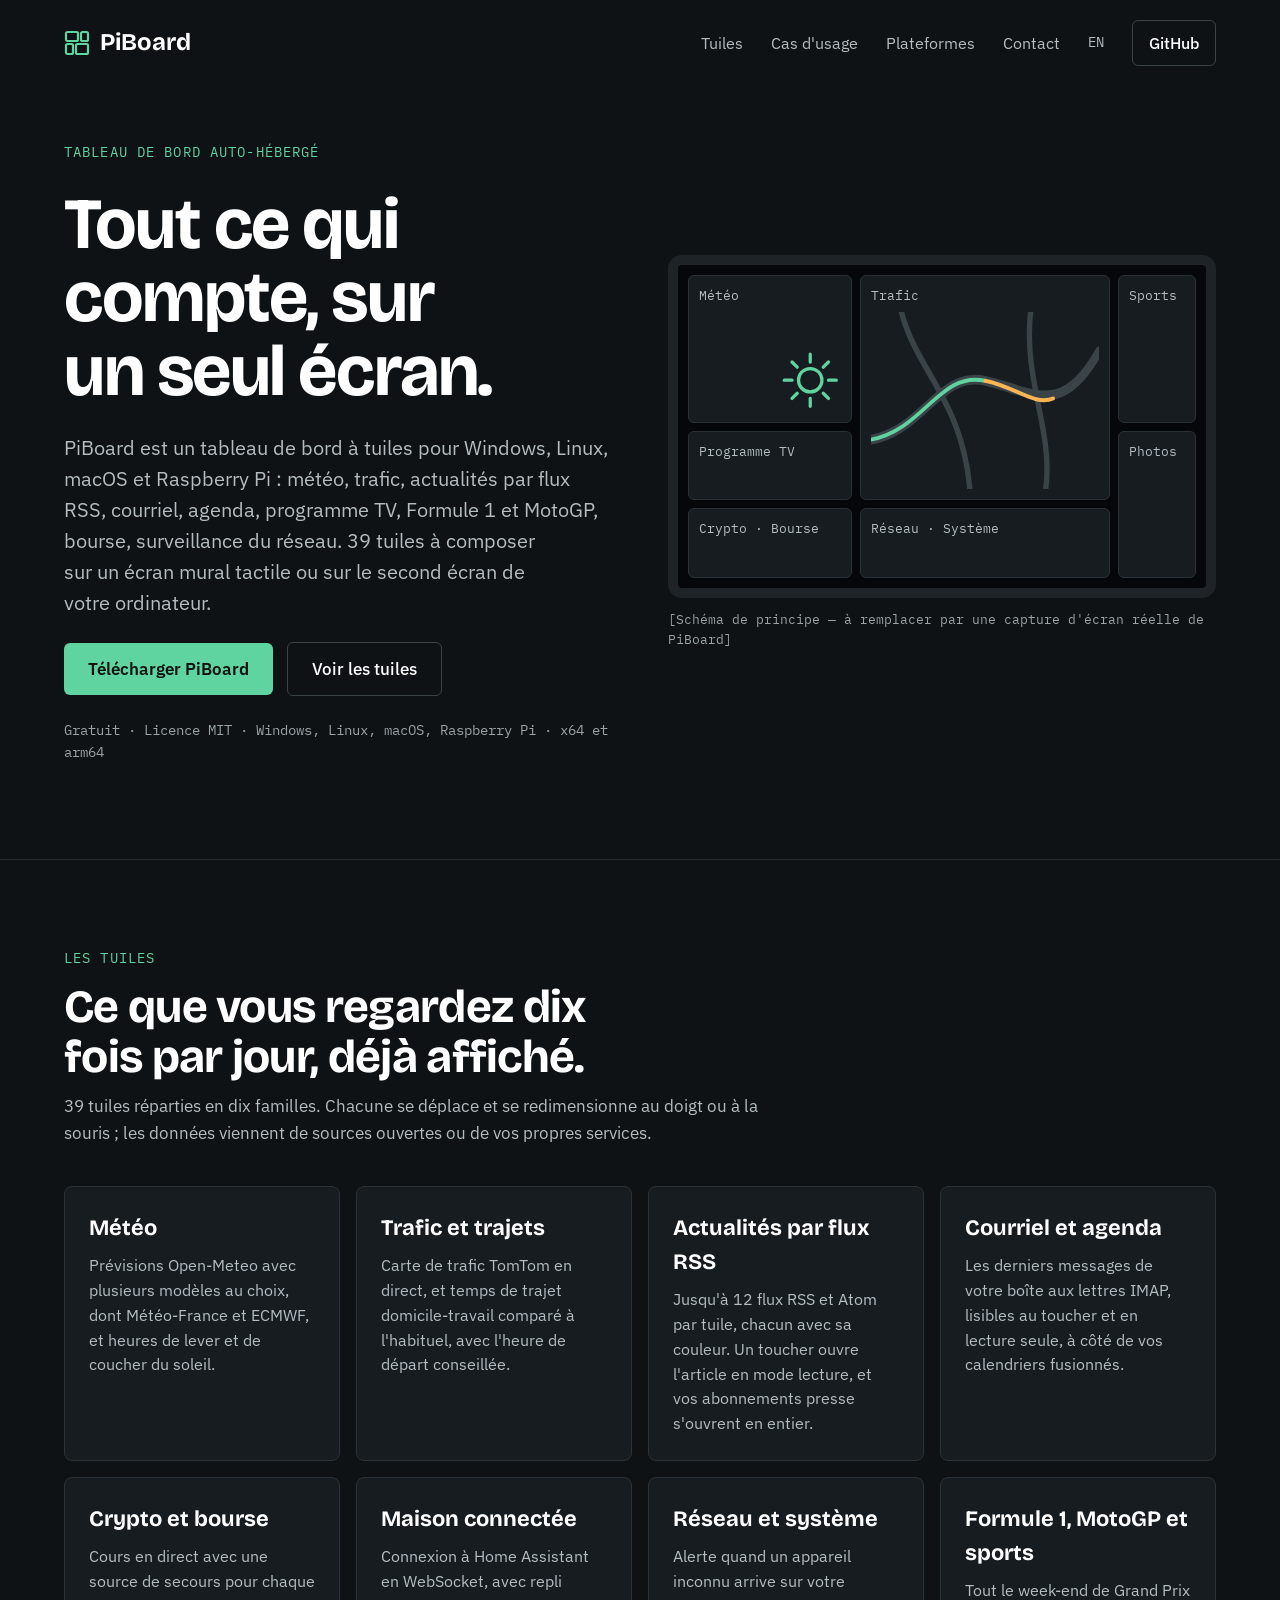
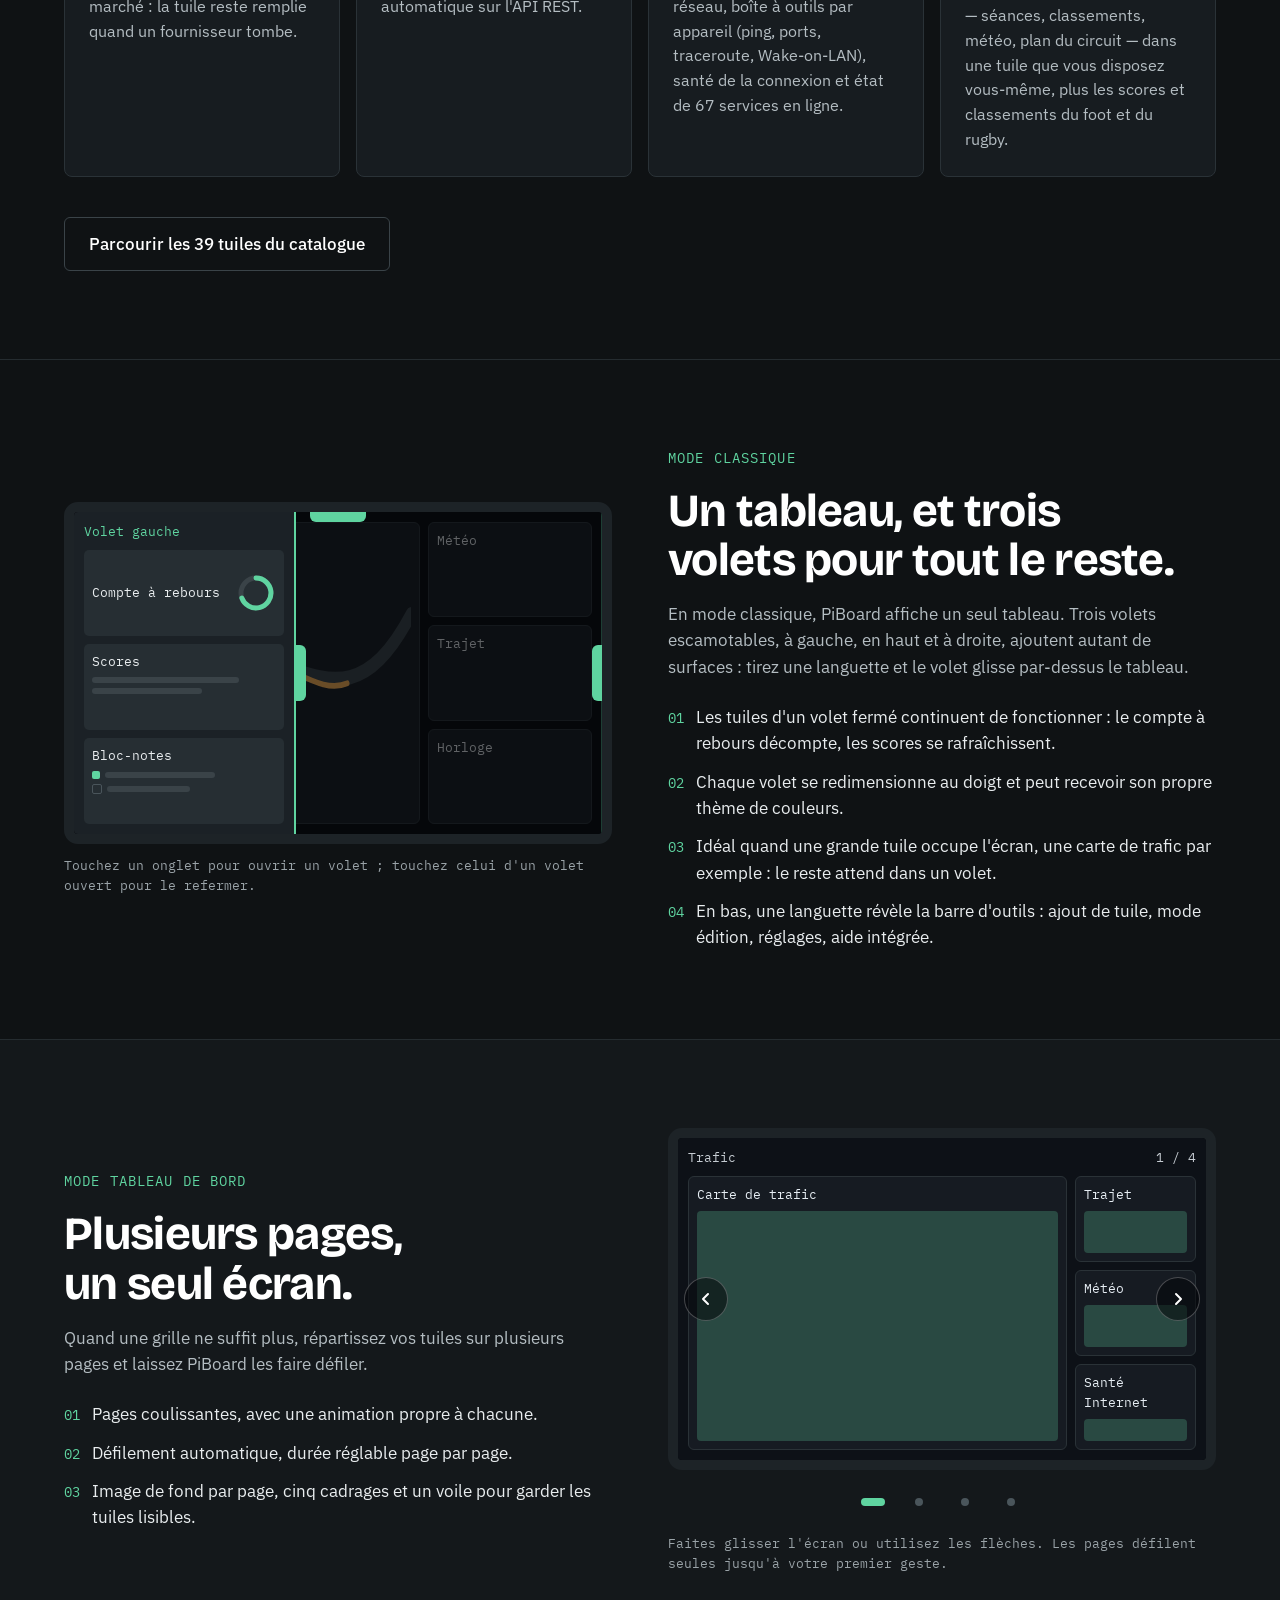
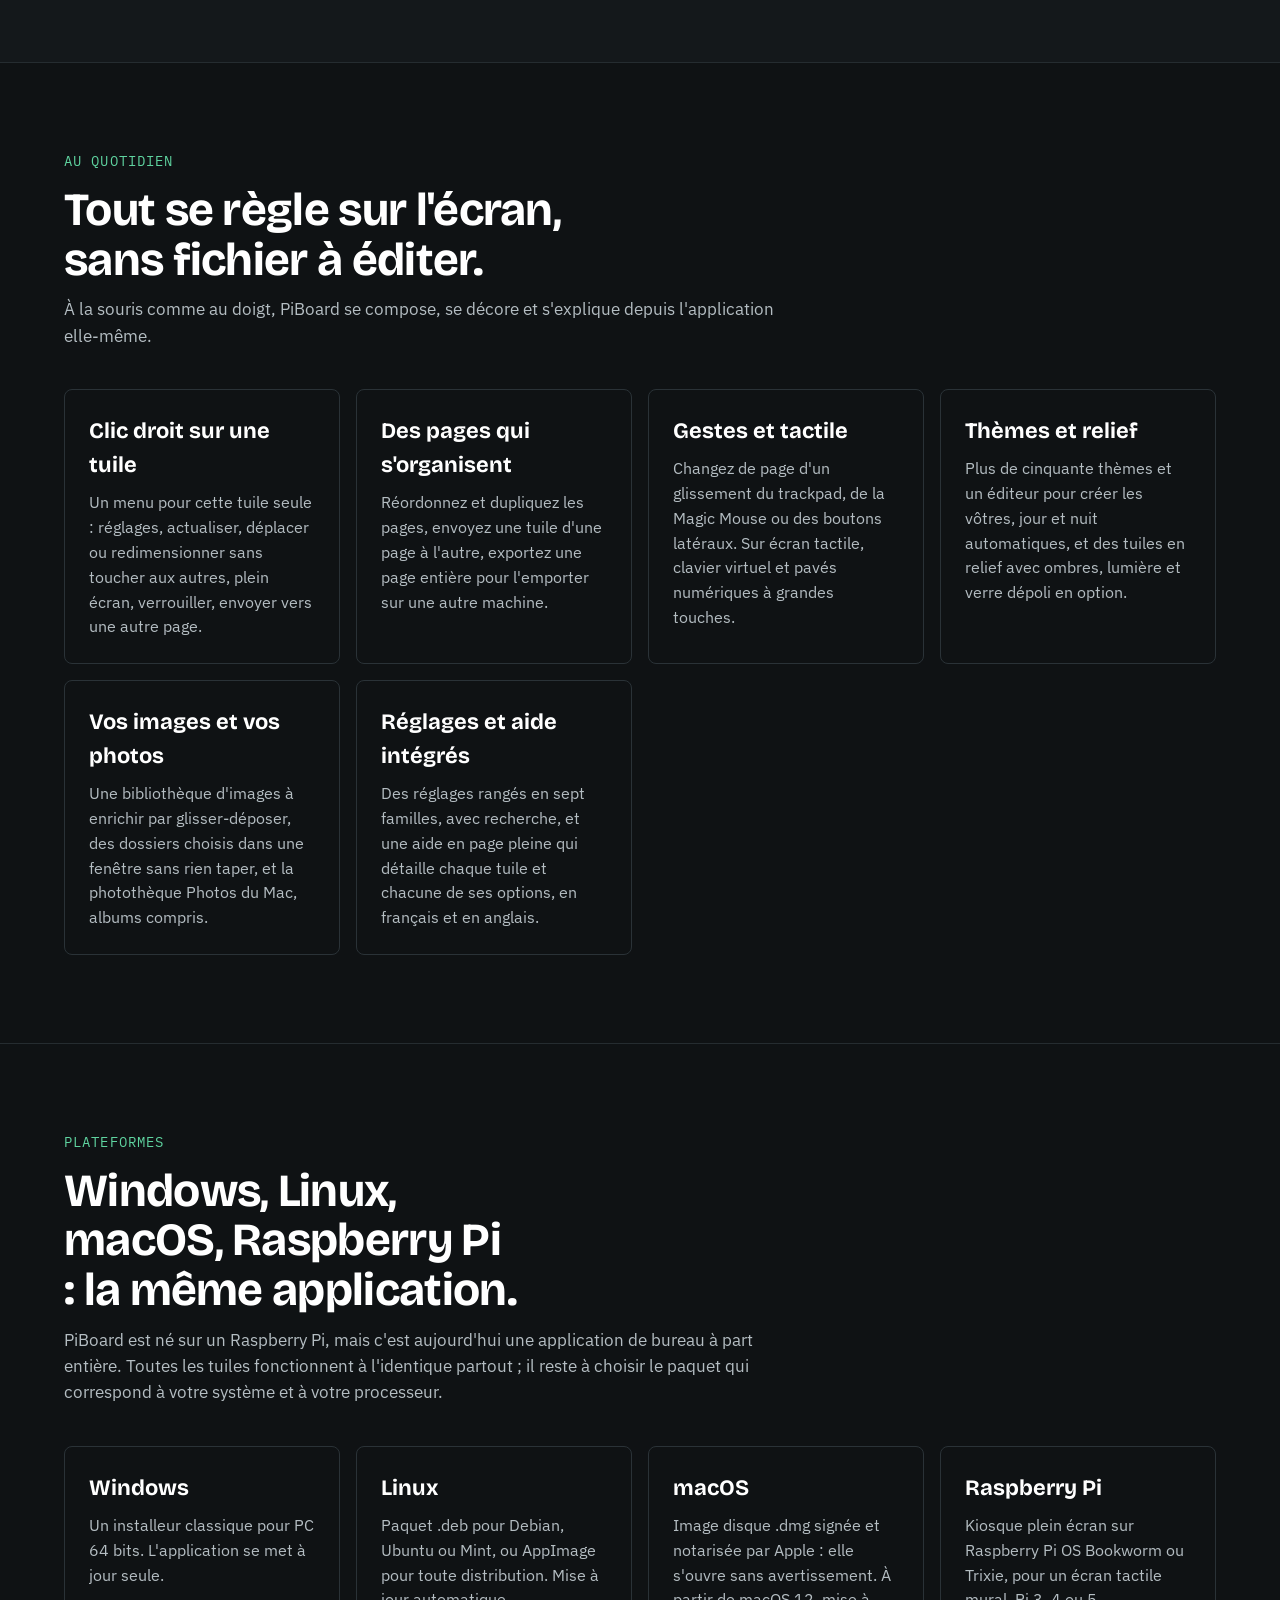
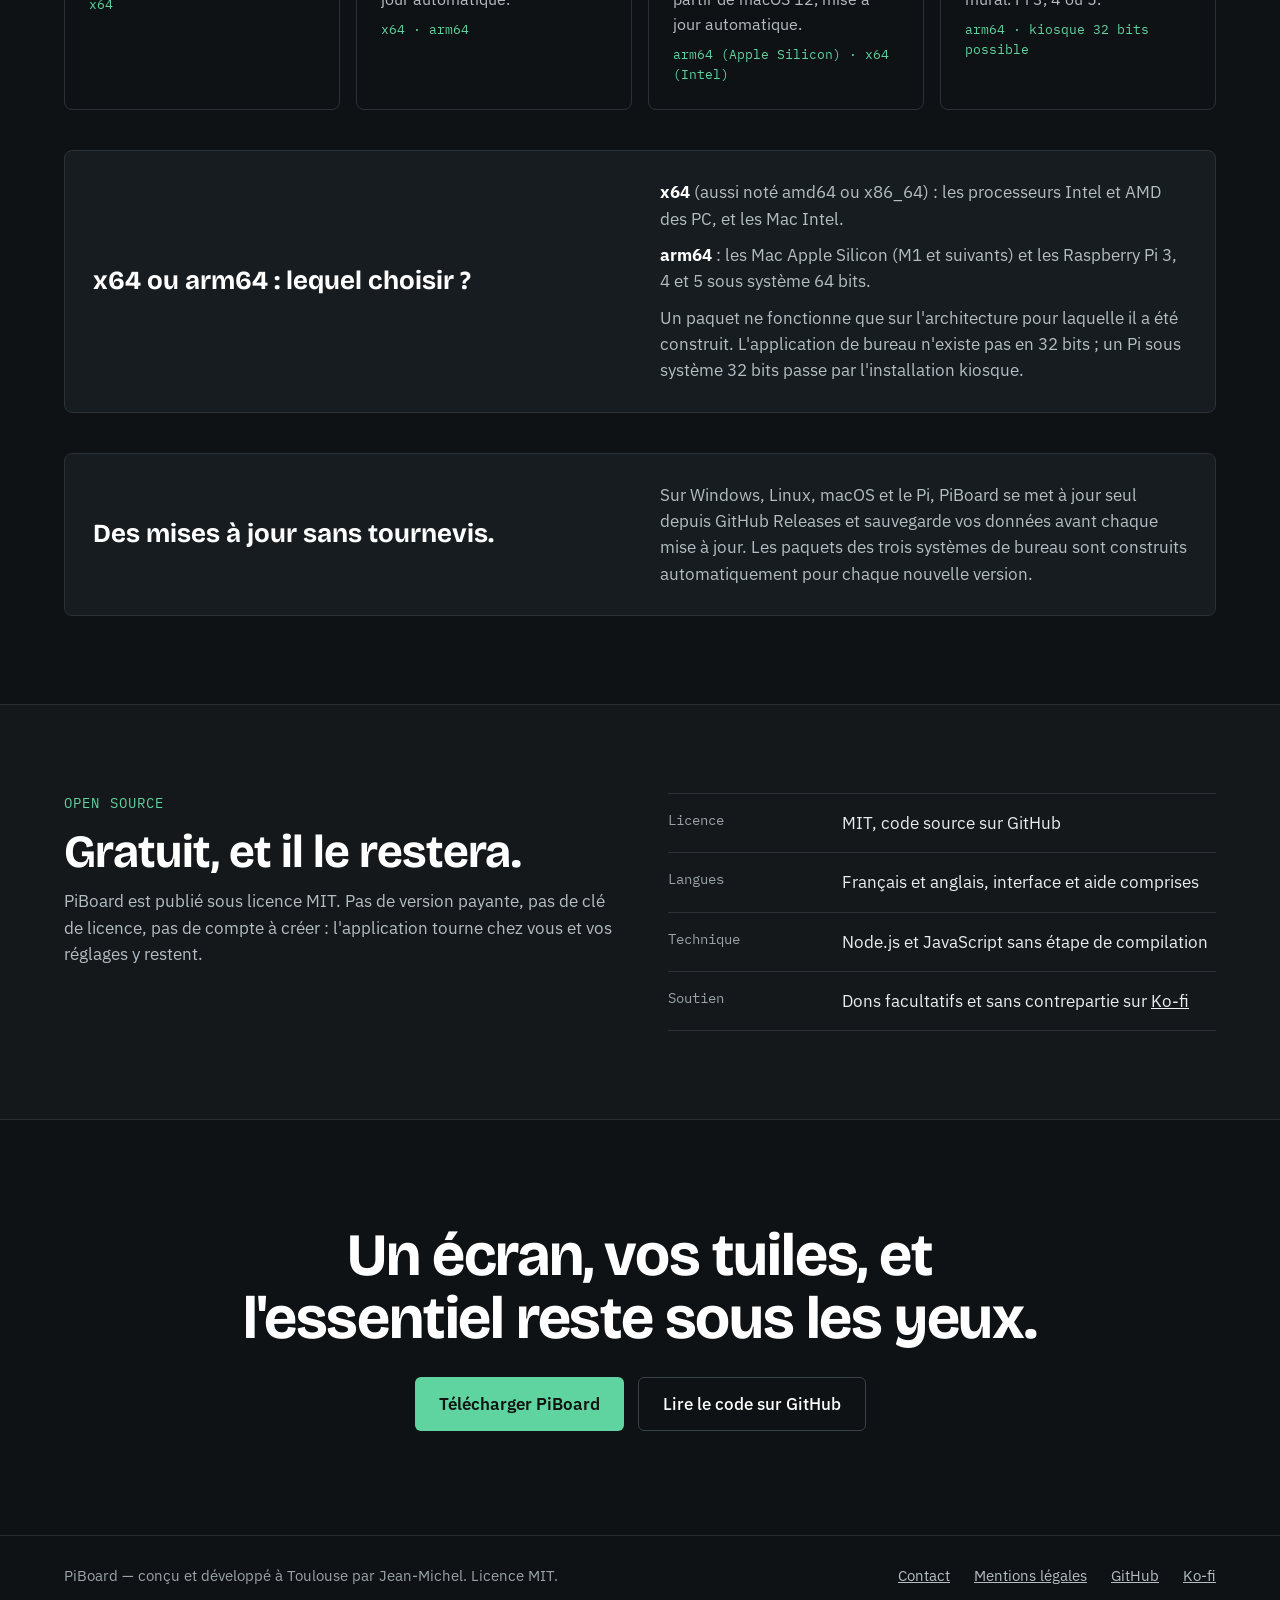
<file: index.html>
<!doctype html>
<html lang="fr">
<head>
<meta charset="utf-8">
<meta name="viewport" content="width=device-width, initial-scale=1">
<title>PiBoard — page d'accueil</title>
<link rel="icon" href="images/favicon.svg" type="image/svg+xml">
<link rel="preconnect" href="https://fonts.googleapis.com">
<link rel="stylesheet" href="https://fonts.googleapis.com/css2?family=Bricolage+Grotesque:opsz,wght@12..96,500;12..96,700&amp;family=IBM+Plex+Sans:wght@400;500;600&amp;family=IBM+Plex+Mono:wght@400;500&amp;display=swap">
<link rel="stylesheet" href="style.css">
</head>
<body>
<div style="background: #0f1214; color: #e9edef; font-family: 'IBM Plex Sans', 'Segoe UI', system-ui, sans-serif; font-size: 17px; line-height: 1.55">

<header style="max-width: 1200px; margin: 0 auto; padding: 20px 24px; box-sizing: border-box; display: flex; flex-wrap: wrap; align-items: center; justify-content: space-between; gap: 16px">
<a href="#top" style="display: flex; align-items: center; gap: 10px; text-decoration: none; font-family: 'Bricolage Grotesque', 'Trebuchet MS', sans-serif; font-weight: 700; font-size: 24px; color: #ffffff; min-height: 44px">
<svg width="26" height="26" viewBox="0 0 26 26" fill="none" class="acc-stroke" stroke-width="2.2" aria-hidden="true"><rect x="2" y="2" width="12" height="9" rx="1.5"></rect><rect x="17" y="2" width="7" height="9" rx="1.5"></rect><rect x="2" y="14" width="7" height="10" rx="1.5"></rect><rect x="12" y="14" width="12" height="10" rx="1.5"></rect></svg>
<span>PiBoard</span>
</a>
<nav aria-label="Navigation principale" style="display: flex; flex-wrap: wrap; align-items: center; gap: 8px 28px; font-size: 16px">
<a href="tuiles.html" style="text-decoration: none; color: #b4bdc2; min-height: 44px; display: flex; align-items: center">Tuiles</a>
<a href="cas-usage.html" style="text-decoration: none; color: #b4bdc2; min-height: 44px; display: flex; align-items: center">Cas d'usage</a>
<a href="#plateformes" style="text-decoration: none; color: #b4bdc2; min-height: 44px; display: flex; align-items: center">Plateformes</a>
<a href="contact.html" style="text-decoration: none; color: #b4bdc2; min-height: 44px; display: flex; align-items: center">Contact</a>
<a href="en/index.html" lang="en" aria-label="English version" style="text-decoration: none; color: #b4bdc2; min-height: 44px; display: flex; align-items: center; font-family: 'IBM Plex Mono', Consolas, monospace; font-size: 14px">EN</a>
<a href="https://github.com/jihemezes/piboard" target="_blank" rel="noopener" style="text-decoration: none; color: #ffffff; border: 1px solid #3a4348; border-radius: 6px; padding: 0 16px; min-height: 44px; display: flex; align-items: center; font-weight: 500">GitHub</a>
</nav>
</header>

<main id="top">

<section style="max-width: 1200px; margin: 0 auto; padding: 56px 24px 96px; box-sizing: border-box; display: grid; grid-template-columns: repeat(auto-fit, minmax(min(440px, 100%), 1fr)); gap: 56px; align-items: center">
<div style="display: flex; flex-direction: column; gap: 24px">
<div style="font-family: 'IBM Plex Mono', Consolas, monospace; font-size: 14px; letter-spacing: 0.08em; text-transform: uppercase; color: var(--accent)">Tableau de bord auto-hébergé</div>
<h1 style="margin: 0; font-family: 'Bricolage Grotesque', 'Trebuchet MS', sans-serif; font-weight: 700; font-size: clamp(40px, 6vw, 72px); line-height: 1.02; letter-spacing: -0.02em; color: #ffffff; text-wrap: balance; display: grid" data-punch-seconds="6">

<span aria-hidden="false" style="grid-area: 1 / 1; opacity: 1; transition: opacity 0.6s ease">Tout ce qui compte, sur un seul écran.</span>

<span aria-hidden="true" style="grid-area: 1 / 1; opacity: 0; transition: opacity 0.6s ease">Vous en aviez besoin mais vous ne le saviez pas.</span>

</h1>
<p style="margin: 0; font-size: 20px; color: #b4bdc2; max-width: 34em; text-wrap: pretty">PiBoard est un tableau de bord à tuiles pour Windows, Linux, macOS et Raspberry Pi : météo, trafic, actualités par flux RSS, courriel, agenda, programme TV, Formule 1 et MotoGP, bourse, surveillance du réseau. 39 tuiles à composer sur un écran mural tactile ou sur le second écran de votre ordinateur.</p>
<div style="display: flex; flex-wrap: wrap; gap: 14px; align-items: center">
<a href="https://github.com/jihemezes/piboard/releases" target="_blank" rel="noopener" style="text-decoration: none; background: var(--accent); color: #10130f; font-weight: 600; border-radius: 6px; padding: 0 24px; min-height: 52px; display: flex; align-items: center">Télécharger PiBoard</a>
<a href="tuiles.html" style="text-decoration: none; color: #ffffff; border: 1px solid #3a4348; border-radius: 6px; padding: 0 24px; min-height: 52px; display: flex; align-items: center; font-weight: 500">Voir les tuiles</a>
</div>
<div style="font-family: 'IBM Plex Mono', Consolas, monospace; font-size: 14px; color: #9aa3a8">Gratuit · Licence MIT · Windows, Linux, macOS, Raspberry Pi · x64 et arm64</div>
</div>

<div style="display: flex; flex-direction: column; gap: 12px">
<div style="background: #05070a; border: 10px solid #1d2327; border-radius: 14px; padding: 10px; aspect-ratio: 16 / 10; box-sizing: border-box; display: grid; grid-template-columns: repeat(6, minmax(0, 1fr)); grid-template-rows: repeat(4, minmax(0, 1fr)); gap: 8px; font-family: 'IBM Plex Mono', Consolas, monospace; font-size: clamp(9px, 1.1vw, 13px); color: #b4bdc2">
<div style="grid-column: span 2; grid-row: span 2; background: #171c20; border: 1px solid #2a3237; border-radius: 6px; padding: 10px; display: flex; flex-direction: column; justify-content: space-between">
<div>Météo</div>
<svg viewBox="0 0 48 48" fill="none" class="acc-stroke" stroke-width="2.5" stroke-linecap="round" aria-hidden="true" style="width: 44%; align-self: flex-end"><circle cx="24" cy="24" r="9"></circle><path d="M24 4v6M24 38v6M4 24h6M38 24h6M10 10l4 4M34 34l4 4M38 10l-4 4M14 34l-4 4"></path></svg>
</div>
<div style="grid-column: span 3; grid-row: span 3; background: #171c20; border: 1px solid #2a3237; border-radius: 6px; padding: 10px; display: flex; flex-direction: column; gap: 6px; overflow: hidden">
<div>Trafic</div>
<svg viewBox="0 0 300 180" fill="none" stroke-linecap="round" preserveAspectRatio="none" aria-hidden="true" style="flex-grow: 1; width: 100%; min-height: 0"><path d="M0 130 C70 120 90 60 150 70 S250 110 300 40" stroke="#3a4348" stroke-width="10"></path><path d="M40 0 C60 60 120 90 130 180" stroke="#3a4348" stroke-width="7"></path><path d="M210 0 C200 70 240 120 230 180" stroke="#3a4348" stroke-width="7"></path><path d="M0 130 C70 120 90 60 150 70" class="acc-stroke" stroke-width="4"></path><path d="M150 70 C190 76 215 96 240 88" stroke="#ffb454" stroke-width="4"></path></svg>
</div>
<div style="grid-row: span 2; background: #171c20; border: 1px solid #2a3237; border-radius: 6px; padding: 10px">Sports</div>
<div style="grid-column: span 2; background: #171c20; border: 1px solid #2a3237; border-radius: 6px; padding: 10px">Programme TV</div>
<div style="grid-row: span 2; background: #171c20; border: 1px solid #2a3237; border-radius: 6px; padding: 10px">Photos</div>
<div style="grid-column: span 2; background: #171c20; border: 1px solid #2a3237; border-radius: 6px; padding: 10px">Crypto · Bourse</div>
<div style="grid-column: span 3; background: #171c20; border: 1px solid #2a3237; border-radius: 6px; padding: 10px">Réseau · Système</div>
</div>
<div style="font-family: 'IBM Plex Mono', Consolas, monospace; font-size: 13px; color: #9aa3a8">[Schéma de principe — à remplacer par une capture d'écran réelle de PiBoard]</div>
</div>
</section>

<section id="tuiles" style="border-top: 1px solid #252c30">
<div style="max-width: 1200px; margin: 0 auto; padding: 88px 24px; box-sizing: border-box; display: flex; flex-direction: column; gap: 40px">
<div style="display: flex; flex-direction: column; gap: 12px; max-width: 720px">
<div style="font-family: 'IBM Plex Mono', Consolas, monospace; font-size: 14px; letter-spacing: 0.08em; text-transform: uppercase; color: var(--accent)">Les tuiles</div>
<h2 style="margin: 0; font-family: 'Bricolage Grotesque', 'Trebuchet MS', sans-serif; font-weight: 700; font-size: clamp(30px, 4vw, 46px); line-height: 1.08; letter-spacing: -0.015em; color: #ffffff; text-wrap: balance">Ce que vous regardez dix fois par jour, déjà affiché.</h2>
<p style="margin: 0; color: #b4bdc2; text-wrap: pretty">39 tuiles réparties en dix familles. Chacune se déplace et se redimensionne au doigt ou à la souris ; les données viennent de sources ouvertes ou de vos propres services.</p>
</div>
<div style="display: grid; grid-template-columns: repeat(auto-fit, minmax(min(260px, 100%), 1fr)); gap: 16px">
<div style="background: #171c20; border: 1px solid #2a3237; border-radius: 8px; padding: 24px; display: flex; flex-direction: column; gap: 8px">
<h3 style="margin: 0; font-family: 'Bricolage Grotesque', 'Trebuchet MS', sans-serif; font-weight: 700; font-size: 22px; color: #ffffff">Météo</h3>
<p style="margin: 0; color: #b4bdc2; font-size: 16px">Prévisions Open-Meteo avec plusieurs modèles au choix, dont Météo-France et ECMWF, et heures de lever et de coucher du soleil.</p>
</div>
<div style="background: #171c20; border: 1px solid #2a3237; border-radius: 8px; padding: 24px; display: flex; flex-direction: column; gap: 8px">
<h3 style="margin: 0; font-family: 'Bricolage Grotesque', 'Trebuchet MS', sans-serif; font-weight: 700; font-size: 22px; color: #ffffff">Trafic et trajets</h3>
<p style="margin: 0; color: #b4bdc2; font-size: 16px">Carte de trafic TomTom en direct, et temps de trajet domicile-travail comparé à l'habituel, avec l'heure de départ conseillée.</p>
</div>
<div style="background: #171c20; border: 1px solid #2a3237; border-radius: 8px; padding: 24px; display: flex; flex-direction: column; gap: 8px">
<h3 style="margin: 0; font-family: 'Bricolage Grotesque', 'Trebuchet MS', sans-serif; font-weight: 700; font-size: 22px; color: #ffffff">Actualités par flux RSS</h3>
<p style="margin: 0; color: #b4bdc2; font-size: 16px">Jusqu'à 12 flux RSS et Atom par tuile, chacun avec sa couleur. Un toucher ouvre l'article en mode lecture, et vos abonnements presse s'ouvrent en entier.</p>
</div>
<div style="background: #171c20; border: 1px solid #2a3237; border-radius: 8px; padding: 24px; display: flex; flex-direction: column; gap: 8px">
<h3 style="margin: 0; font-family: 'Bricolage Grotesque', 'Trebuchet MS', sans-serif; font-weight: 700; font-size: 22px; color: #ffffff">Courriel et agenda</h3>
<p style="margin: 0; color: #b4bdc2; font-size: 16px">Les derniers messages de votre boîte aux lettres IMAP, lisibles au toucher et en lecture seule, à côté de vos calendriers fusionnés.</p>
</div>
<div style="background: #171c20; border: 1px solid #2a3237; border-radius: 8px; padding: 24px; display: flex; flex-direction: column; gap: 8px">
<h3 style="margin: 0; font-family: 'Bricolage Grotesque', 'Trebuchet MS', sans-serif; font-weight: 700; font-size: 22px; color: #ffffff">Crypto et bourse</h3>
<p style="margin: 0; color: #b4bdc2; font-size: 16px">Cours en direct avec une source de secours pour chaque marché : la tuile reste remplie quand un fournisseur tombe.</p>
</div>
<div style="background: #171c20; border: 1px solid #2a3237; border-radius: 8px; padding: 24px; display: flex; flex-direction: column; gap: 8px">
<h3 style="margin: 0; font-family: 'Bricolage Grotesque', 'Trebuchet MS', sans-serif; font-weight: 700; font-size: 22px; color: #ffffff">Maison connectée</h3>
<p style="margin: 0; color: #b4bdc2; font-size: 16px">Connexion à Home Assistant en WebSocket, avec repli automatique sur l'API REST.</p>
</div>
<div style="background: #171c20; border: 1px solid #2a3237; border-radius: 8px; padding: 24px; display: flex; flex-direction: column; gap: 8px">
<h3 style="margin: 0; font-family: 'Bricolage Grotesque', 'Trebuchet MS', sans-serif; font-weight: 700; font-size: 22px; color: #ffffff">Réseau et système</h3>
<p style="margin: 0; color: #b4bdc2; font-size: 16px">Alerte quand un appareil inconnu arrive sur votre réseau, boîte à outils par appareil (ping, ports, traceroute, Wake-on-LAN), santé de la connexion et état de 67 services en ligne.</p>
</div>
<div style="background: #171c20; border: 1px solid #2a3237; border-radius: 8px; padding: 24px; display: flex; flex-direction: column; gap: 8px">
<h3 style="margin: 0; font-family: 'Bricolage Grotesque', 'Trebuchet MS', sans-serif; font-weight: 700; font-size: 22px; color: #ffffff">Formule 1, MotoGP et sports</h3>
<p style="margin: 0; color: #b4bdc2; font-size: 16px">Tout le week-end de Grand Prix — séances, classements, météo, plan du circuit — dans une tuile que vous disposez vous-même, plus les scores et classements du foot et du rugby.</p>
</div>
</div>
<div style="display: flex">
<a href="tuiles.html" style="text-decoration: none; color: #ffffff; border: 1px solid #3a4348; border-radius: 6px; padding: 0 24px; min-height: 52px; display: flex; align-items: center; font-weight: 500">Parcourir les 39 tuiles du catalogue</a>
</div>
</div>
</section>

<section id="classique" style="border-top: 1px solid #252c30">
<div style="max-width: 1200px; margin: 0 auto; padding: 88px 24px; box-sizing: border-box; display: grid; grid-template-columns: repeat(auto-fit, minmax(min(440px, 100%), 1fr)); gap: 56px; align-items: center">
<div style="display: flex; flex-direction: column; gap: 12px">
<div data-classic="1" style="position: relative; background: #05070a; border: 10px solid #1d2327; border-radius: 14px; aspect-ratio: 16 / 10; box-sizing: border-box; overflow: hidden; font-family: 'IBM Plex Mono', Consolas, monospace; font-size: clamp(9px, 1.1vw, 13px); color: #e9edef">
<div aria-hidden="true" style="position: absolute; inset: 0; padding: 10px; box-sizing: border-box; display: grid; grid-template-columns: repeat(3, minmax(0, 1fr)); grid-template-rows: repeat(3, minmax(0, 1fr)); gap: 8px">
<div style="grid-column: span 2; grid-row: span 3; background: #171c20; border: 1px solid #2a3237; border-radius: 6px; padding: 8px; display: flex; flex-direction: column; gap: 6px; overflow: hidden">
<div>Carte de trafic</div>
<svg viewBox="0 0 300 180" fill="none" stroke-linecap="round" preserveAspectRatio="none" style="flex-grow: 1; width: 100%; min-height: 0"><path d="M0 130 C70 120 90 60 150 70 S250 110 300 40" stroke="#3a4348" stroke-width="10"></path><path d="M40 0 C60 60 120 90 130 180" stroke="#3a4348" stroke-width="7"></path><path d="M0 130 C70 120 90 60 150 70" class="acc-stroke" stroke-width="4"></path><path d="M150 70 C190 76 215 96 240 88" stroke="#ffb454" stroke-width="4"></path></svg>
</div>
<div style="background: #171c20; border: 1px solid #2a3237; border-radius: 6px; padding: 8px">Météo</div>
<div style="background: #171c20; border: 1px solid #2a3237; border-radius: 6px; padding: 8px">Trajet</div>
<div style="background: #171c20; border: 1px solid #2a3237; border-radius: 6px; padding: 8px">Horloge</div>
</div>
<div data-dim="1" aria-hidden="true" style="position: absolute; inset: 0; background: rgba(5, 7, 10, 0.6); opacity: 1; transition: opacity 0.4s ease; pointer-events: none; z-index: 1"></div>
<div data-drawer="left" aria-hidden="false" style="position: absolute; top: 0; bottom: 0; left: 0; width: 42%; background: #1b2126; border-right: 2px solid var(--accent); padding: 10px; box-sizing: border-box; display: flex; flex-direction: column; gap: 8px; transform: translateX(0); transition: transform 0.45s ease; z-index: 2">
<div style="color: var(--accent)">Volet gauche</div>
<div style="flex: 1 1 0; min-height: 0; background: #262e33; border-radius: 5px; padding: 8px; display: flex; align-items: center; justify-content: space-between; gap: 6px; overflow: hidden"><span>Compte à rebours</span><svg viewBox="0 0 24 24" fill="none" stroke-width="3" style="width: 28%; max-width: 40px; flex: none"><circle cx="12" cy="12" r="9" stroke="#3a4348"></circle><path d="M12 3 A9 9 0 1 1 3.5 15" class="acc-stroke" stroke-linecap="round"></path></svg></div>
<div style="flex: 1 1 0; min-height: 0; background: #262e33; border-radius: 5px; padding: 8px; display: flex; flex-direction: column; gap: 5px; overflow: hidden"><span>Scores</span><span style="height: 6px; width: 80%; background: #3a4348; border-radius: 3px"></span><span style="height: 6px; width: 60%; background: #3a4348; border-radius: 3px"></span></div>
<div style="flex: 1 1 0; min-height: 0; background: #262e33; border-radius: 5px; padding: 8px; display: flex; flex-direction: column; gap: 5px; overflow: hidden"><span>Bloc-notes</span><span style="display: flex; gap: 5px; align-items: center"><span style="width: 8px; height: 8px; border-radius: 2px; background: var(--accent)"></span><span style="height: 6px; width: 60%; background: #3a4348; border-radius: 3px"></span></span><span style="display: flex; gap: 5px; align-items: center"><span style="width: 8px; height: 8px; border-radius: 2px; border: 1px solid #4a555b"></span><span style="height: 6px; width: 45%; background: #3a4348; border-radius: 3px"></span></span></div>
</div>
<div data-drawer="top" aria-hidden="true" style="position: absolute; top: 0; left: 0; right: 0; height: 46%; background: #1b2126; border-bottom: 2px solid var(--accent); padding: 10px; box-sizing: border-box; display: grid; grid-template-columns: repeat(3, minmax(0, 1fr)); grid-template-rows: auto minmax(0, 1fr); gap: 8px; transform: translateY(-100%); transition: transform 0.45s ease; z-index: 2">
<div style="grid-column: 1 / -1; color: var(--accent)">Volet du haut</div>
<div style="background: #262e33; border-radius: 5px; padding: 8px; overflow: hidden">Horloge</div>
<div style="background: #262e33; border-radius: 5px; padding: 8px; overflow: hidden">Météo</div>
<div style="background: #262e33; border-radius: 5px; padding: 8px; display: flex; flex-direction: column; gap: 6px; overflow: hidden"><span>Couleur Tempo</span><span style="display: flex; gap: 4px"><span style="width: 10px; height: 10px; border-radius: 50%; background: #3b82f6"></span><span style="width: 10px; height: 10px; border-radius: 50%; background: #f1f5f9"></span><span style="width: 10px; height: 10px; border-radius: 50%; background: #ef4444"></span></span></div>
</div>
<div data-drawer="right" aria-hidden="true" style="position: absolute; top: 0; bottom: 0; right: 0; width: 42%; background: #1b2126; border-left: 2px solid var(--accent); padding: 10px; box-sizing: border-box; display: flex; flex-direction: column; gap: 8px; transform: translateX(100%); transition: transform 0.45s ease; z-index: 2">
<div style="color: var(--accent)">Volet droit</div>
<div style="flex: 1 1 0; min-height: 0; background: #262e33; border-radius: 5px; padding: 8px; display: flex; flex-direction: column; gap: 5px; overflow: hidden"><span>Flux RSS</span><span style="display: flex; gap: 5px; align-items: center"><span style="width: 18px; height: 6px; border-radius: 3px; background: #6cb8ff"></span><span style="height: 6px; width: 55%; background: #3a4348; border-radius: 3px"></span></span><span style="display: flex; gap: 5px; align-items: center"><span style="width: 18px; height: 6px; border-radius: 3px; background: #ffb454"></span><span style="height: 6px; width: 45%; background: #3a4348; border-radius: 3px"></span></span></div>
<div style="flex: 1 1 0; min-height: 0; background: #262e33; border-radius: 5px; padding: 8px; display: flex; flex-direction: column; gap: 5px; overflow: hidden"><span>Courriel</span><span style="height: 6px; width: 75%; background: #3a4348; border-radius: 3px"></span><span style="height: 6px; width: 55%; background: #3a4348; border-radius: 3px"></span></div>
<div style="flex: 1 1 0; min-height: 0; background: #262e33; border-radius: 5px; padding: 8px; overflow: hidden">Agenda</div>
</div>
<button type="button" data-tab="left" aria-label="Volet gauche" aria-expanded="true" style="position: absolute; top: 50%; margin-top: -32px; left: 42%; width: 44px; height: 64px; padding: 0; border: 0; background: transparent; cursor: pointer; display: flex; align-items: center; justify-content: flex-start; transition: left 0.45s ease; z-index: 3"><span data-tab-bar="1" style="width: 10px; height: 56px; border-radius: 0 6px 6px 0; background: var(--accent); animation: pbPulse 1.4s ease-in-out 0.6s 4"></span></button>
<button type="button" data-tab="top" aria-label="Volet du haut" aria-expanded="false" style="position: absolute; left: 50%; margin-left: -32px; top: 0px; width: 64px; height: 44px; padding: 0; border: 0; background: transparent; cursor: pointer; display: flex; align-items: flex-start; justify-content: center; transition: top 0.45s ease; z-index: 3"><span data-tab-bar="1" style="width: 56px; height: 10px; border-radius: 0 0 6px 6px; background: var(--accent); animation: pbPulse 1.4s ease-in-out 0.6s 4"></span></button>
<button type="button" data-tab="right" aria-label="Volet droit" aria-expanded="false" style="position: absolute; top: 50%; margin-top: -32px; right: 0px; width: 44px; height: 64px; padding: 0; border: 0; background: transparent; cursor: pointer; display: flex; align-items: center; justify-content: flex-end; transition: right 0.45s ease; z-index: 3"><span data-tab-bar="1" style="width: 10px; height: 56px; border-radius: 6px 0 0 6px; background: var(--accent); animation: pbPulse 1.4s ease-in-out 0.6s 4"></span></button>
</div>
<div style="font-family: 'IBM Plex Mono', Consolas, monospace; font-size: 13px; color: #9aa3a8">Touchez un onglet pour ouvrir un volet ; touchez celui d'un volet ouvert pour le refermer.</div>
</div>
<div style="display: flex; flex-direction: column; gap: 16px">
<div style="font-family: 'IBM Plex Mono', Consolas, monospace; font-size: 14px; letter-spacing: 0.08em; text-transform: uppercase; color: var(--accent)">Mode classique</div>
<h2 style="margin: 0; font-family: 'Bricolage Grotesque', 'Trebuchet MS', sans-serif; font-weight: 700; font-size: clamp(30px, 4vw, 46px); line-height: 1.08; letter-spacing: -0.015em; color: #ffffff; text-wrap: balance">Un tableau, et trois volets pour tout le reste.</h2>
<p style="margin: 0; color: #b4bdc2; text-wrap: pretty">En mode classique, PiBoard affiche un seul tableau. Trois volets escamotables, à gauche, en haut et à droite, ajoutent autant de surfaces : tirez une languette et le volet glisse par-dessus le tableau.</p>
<ul style="margin: 8px 0 0; padding: 0; list-style: none; display: flex; flex-direction: column; gap: 12px">
<li style="display: flex; gap: 12px; align-items: baseline"><span style="font-family: 'IBM Plex Mono', Consolas, monospace; font-size: 14px; color: var(--accent)">01</span><span>Les tuiles d'un volet fermé continuent de fonctionner : le compte à rebours décompte, les scores se rafraîchissent.</span></li>
<li style="display: flex; gap: 12px; align-items: baseline"><span style="font-family: 'IBM Plex Mono', Consolas, monospace; font-size: 14px; color: var(--accent)">02</span><span>Chaque volet se redimensionne au doigt et peut recevoir son propre thème de couleurs.</span></li>
<li style="display: flex; gap: 12px; align-items: baseline"><span style="font-family: 'IBM Plex Mono', Consolas, monospace; font-size: 14px; color: var(--accent)">03</span><span>Idéal quand une grande tuile occupe l'écran, une carte de trafic par exemple : le reste attend dans un volet.</span></li>
<li style="display: flex; gap: 12px; align-items: baseline"><span style="font-family: 'IBM Plex Mono', Consolas, monospace; font-size: 14px; color: var(--accent)">04</span><span>En bas, une languette révèle la barre d'outils : ajout de tuile, mode édition, réglages, aide intégrée.</span></li>
</ul>
</div>
</div>
</section>

<section id="pages" style="border-top: 1px solid #252c30; background: #14181b">
<div style="max-width: 1200px; margin: 0 auto; padding: 88px 24px; box-sizing: border-box; display: grid; grid-template-columns: repeat(auto-fit, minmax(min(440px, 100%), 1fr)); gap: 56px; align-items: center">
<div style="display: flex; flex-direction: column; gap: 16px">
<div style="font-family: 'IBM Plex Mono', Consolas, monospace; font-size: 14px; letter-spacing: 0.08em; text-transform: uppercase; color: var(--accent)">Mode tableau de bord</div>
<h2 style="margin: 0; font-family: 'Bricolage Grotesque', 'Trebuchet MS', sans-serif; font-weight: 700; font-size: clamp(30px, 4vw, 46px); line-height: 1.08; letter-spacing: -0.015em; color: #ffffff; text-wrap: balance">Plusieurs pages, un seul écran.</h2>
<p style="margin: 0; color: #b4bdc2; text-wrap: pretty">Quand une grille ne suffit plus, répartissez vos tuiles sur plusieurs pages et laissez PiBoard les faire défiler.</p>
<ul style="margin: 8px 0 0; padding: 0; list-style: none; display: flex; flex-direction: column; gap: 12px">
<li style="display: flex; gap: 12px; align-items: baseline"><span style="font-family: 'IBM Plex Mono', Consolas, monospace; font-size: 14px; color: var(--accent)">01</span><span>Pages coulissantes, avec une animation propre à chacune.</span></li>
<li style="display: flex; gap: 12px; align-items: baseline"><span style="font-family: 'IBM Plex Mono', Consolas, monospace; font-size: 14px; color: var(--accent)">02</span><span>Défilement automatique, durée réglable page par page.</span></li>
<li style="display: flex; gap: 12px; align-items: baseline"><span style="font-family: 'IBM Plex Mono', Consolas, monospace; font-size: 14px; color: var(--accent)">03</span><span>Image de fond par page, cinq cadrages et un voile pour garder les tuiles lisibles.</span></li>
</ul>
</div>
<div style="display: flex; flex-direction: column; gap: 10px; min-width: 0">
<div style="position: relative">
<div data-dash="1" data-dash-seconds="5" tabIndex="0" role="region" aria-roledescription="carrousel" aria-label="Pages du tableau de bord" style="background: #05070a; border: 10px solid #1d2327; border-radius: 14px; aspect-ratio: 16 / 10; box-sizing: border-box; overflow: hidden; touch-action: pan-y; cursor: grab; user-select: none">
<div data-dash-track="1" style="display: flex; width: 400%; height: 100%; transform: translateX(calc(0% + 0px)); transition: transform 0.5s ease">

<div data-dash-page="1" aria-hidden="false" style="flex: 0 0 25%; height: 100%; box-sizing: border-box; padding: 10px; background: #0d1117; display: grid; grid-template-columns: repeat(4, minmax(0, 1fr)); grid-template-rows: auto repeat(3, minmax(0, 1fr)); gap: 8px; font-family: 'IBM Plex Mono', Consolas, monospace; font-size: clamp(9px, 1.1vw, 13px); color: #e6edf3">
<div style="grid-column: 1 / -1; display: flex; justify-content: space-between; opacity: 0.85"><span>Trafic</span><span>1 / 4</span></div>

<div style="grid-column: span 3; grid-row: span 3; background: #161b22; border: 1px solid #2a3237; border-radius: 6px; box-shadow: none; backdrop-filter: none; padding: 8px; display: flex; flex-direction: column; gap: 6px; overflow: hidden"><span>Carte de trafic</span><span style="flex: 1 1 0; min-height: 4px; border-radius: 4px; background: rgba(95, 212, 160, 0.25)"></span></div>

<div style="grid-column: span 1; grid-row: span 1; background: #161b22; border: 1px solid #2a3237; border-radius: 6px; box-shadow: none; backdrop-filter: none; padding: 8px; display: flex; flex-direction: column; gap: 6px; overflow: hidden"><span>Trajet</span><span style="flex: 1 1 0; min-height: 4px; border-radius: 4px; background: rgba(95, 212, 160, 0.25)"></span></div>

<div style="grid-column: span 1; grid-row: span 1; background: #161b22; border: 1px solid #2a3237; border-radius: 6px; box-shadow: none; backdrop-filter: none; padding: 8px; display: flex; flex-direction: column; gap: 6px; overflow: hidden"><span>Météo</span><span style="flex: 1 1 0; min-height: 4px; border-radius: 4px; background: rgba(95, 212, 160, 0.25)"></span></div>

<div style="grid-column: span 1; grid-row: span 1; background: #161b22; border: 1px solid #2a3237; border-radius: 6px; box-shadow: none; backdrop-filter: none; padding: 8px; display: flex; flex-direction: column; gap: 6px; overflow: hidden"><span>Santé Internet</span><span style="flex: 1 1 0; min-height: 4px; border-radius: 4px; background: rgba(95, 212, 160, 0.25)"></span></div>

</div>

<div data-dash-page="1" aria-hidden="true" style="flex: 0 0 25%; height: 100%; box-sizing: border-box; padding: 10px; background: #efe8dc; display: grid; grid-template-columns: repeat(4, minmax(0, 1fr)); grid-template-rows: auto repeat(3, minmax(0, 1fr)); gap: 8px; font-family: 'Bricolage Grotesque', 'Trebuchet MS', sans-serif; font-size: clamp(9px, 1.1vw, 13px); color: #2b2620">
<div style="grid-column: 1 / -1; display: flex; justify-content: space-between; opacity: 0.85"><span>Papier</span><span>2 / 4</span></div>

<div style="grid-column: span 2; grid-row: span 3; background: #fffaf1; border: 1px solid #d9cfbf; border-radius: 10px; box-shadow: 0 1px 3px rgba(60, 40, 20, 0.18); backdrop-filter: none; padding: 8px; display: flex; flex-direction: column; gap: 6px; overflow: hidden"><span>Agenda</span><span style="flex: 1 1 0; min-height: 4px; border-radius: 4px; background: rgba(194, 65, 12, 0.18)"></span></div>

<div style="grid-column: span 2; grid-row: span 2; background: #fffaf1; border: 1px solid #d9cfbf; border-radius: 10px; box-shadow: 0 1px 3px rgba(60, 40, 20, 0.18); backdrop-filter: none; padding: 8px; display: flex; flex-direction: column; gap: 6px; overflow: hidden"><span>Bloc-notes</span><span style="flex: 1 1 0; min-height: 4px; border-radius: 4px; background: rgba(194, 65, 12, 0.18)"></span></div>

<div style="grid-column: span 1; grid-row: span 1; background: #fffaf1; border: 1px solid #d9cfbf; border-radius: 10px; box-shadow: 0 1px 3px rgba(60, 40, 20, 0.18); backdrop-filter: none; padding: 8px; display: flex; flex-direction: column; gap: 6px; overflow: hidden"><span>Horloge</span><span style="flex: 1 1 0; min-height: 4px; border-radius: 4px; background: rgba(194, 65, 12, 0.18)"></span></div>

<div style="grid-column: span 1; grid-row: span 1; background: #fffaf1; border: 1px solid #d9cfbf; border-radius: 10px; box-shadow: 0 1px 3px rgba(60, 40, 20, 0.18); backdrop-filter: none; padding: 8px; display: flex; flex-direction: column; gap: 6px; overflow: hidden"><span>Tempo</span><span style="flex: 1 1 0; min-height: 4px; border-radius: 4px; background: rgba(194, 65, 12, 0.18)"></span></div>

</div>

<div data-dash-page="1" aria-hidden="true" style="flex: 0 0 25%; height: 100%; box-sizing: border-box; padding: 10px; background: #140a24; display: grid; grid-template-columns: repeat(4, minmax(0, 1fr)); grid-template-rows: auto repeat(3, minmax(0, 1fr)); gap: 8px; font-family: 'Bricolage Grotesque', 'Trebuchet MS', sans-serif; font-size: clamp(9px, 1.1vw, 13px); color: #fdf2ff">
<div style="grid-column: 1 / -1; display: flex; justify-content: space-between; opacity: 0.85"><span>Sport</span><span>3 / 4</span></div>

<div style="grid-column: span 2; grid-row: span 3; background: #24123f; border: 1px solid #ff3d6e; border-radius: 2px; box-shadow: 0 0 12px rgba(255, 61, 110, 0.25); backdrop-filter: none; padding: 8px; display: flex; flex-direction: column; gap: 6px; overflow: hidden"><span>Formule 1</span><span style="flex: 1 1 0; min-height: 4px; border-radius: 4px; background: rgba(255, 61, 110, 0.3)"></span></div>

<div style="grid-column: span 2; grid-row: span 2; background: #24123f; border: 1px solid #ff3d6e; border-radius: 2px; box-shadow: 0 0 12px rgba(255, 61, 110, 0.25); backdrop-filter: none; padding: 8px; display: flex; flex-direction: column; gap: 6px; overflow: hidden"><span>Plan du circuit</span><span style="flex: 1 1 0; min-height: 4px; border-radius: 4px; background: rgba(255, 61, 110, 0.3)"></span></div>

<div style="grid-column: span 2; grid-row: span 1; background: #24123f; border: 1px solid #ff3d6e; border-radius: 2px; box-shadow: 0 0 12px rgba(255, 61, 110, 0.25); backdrop-filter: none; padding: 8px; display: flex; flex-direction: column; gap: 6px; overflow: hidden"><span>Classement</span><span style="flex: 1 1 0; min-height: 4px; border-radius: 4px; background: rgba(255, 61, 110, 0.3)"></span></div>

</div>

<div data-dash-page="1" aria-hidden="true" style="flex: 0 0 25%; height: 100%; box-sizing: border-box; padding: 10px; background: linear-gradient(rgba(10, 14, 20, 0.35), rgba(10, 14, 20, 0.35)), linear-gradient(180deg, #f6b26b 0%, #e07a5f 38%, #3d405b 72%, #1b1f33 100%); display: grid; grid-template-columns: repeat(4, minmax(0, 1fr)); grid-template-rows: auto repeat(3, minmax(0, 1fr)); gap: 8px; font-family: 'IBM Plex Sans', 'Segoe UI', sans-serif; font-size: clamp(9px, 1.1vw, 13px); color: #ffffff">
<div style="grid-column: 1 / -1; display: flex; justify-content: space-between; opacity: 0.85"><span>Photo</span><span>4 / 4</span></div>

<div style="grid-column: span 2; grid-row: span 2; background: rgba(255, 255, 255, 0.14); border: 1px solid rgba(255, 255, 255, 0.35); border-radius: 14px; box-shadow: 0 8px 24px rgba(0, 0, 0, 0.25); backdrop-filter: blur(6px); padding: 8px; display: flex; flex-direction: column; gap: 6px; overflow: hidden"><span>Horloge</span><span style="flex: 1 1 0; min-height: 4px; border-radius: 4px; background: rgba(255, 255, 255, 0.18)"></span></div>

<div style="grid-column: span 2; grid-row: span 1; background: rgba(255, 255, 255, 0.14); border: 1px solid rgba(255, 255, 255, 0.35); border-radius: 14px; box-shadow: 0 8px 24px rgba(0, 0, 0, 0.25); backdrop-filter: blur(6px); padding: 8px; display: flex; flex-direction: column; gap: 6px; overflow: hidden"><span>Météo</span><span style="flex: 1 1 0; min-height: 4px; border-radius: 4px; background: rgba(255, 255, 255, 0.18)"></span></div>

<div style="grid-column: span 2; grid-row: span 1; background: rgba(255, 255, 255, 0.14); border: 1px solid rgba(255, 255, 255, 0.35); border-radius: 14px; box-shadow: 0 8px 24px rgba(0, 0, 0, 0.25); backdrop-filter: blur(6px); padding: 8px; display: flex; flex-direction: column; gap: 6px; overflow: hidden"><span>Citation du jour</span><span style="flex: 1 1 0; min-height: 4px; border-radius: 4px; background: rgba(255, 255, 255, 0.18)"></span></div>

<div style="grid-column: span 4; grid-row: span 1; background: rgba(255, 255, 255, 0.14); border: 1px solid rgba(255, 255, 255, 0.35); border-radius: 14px; box-shadow: 0 8px 24px rgba(0, 0, 0, 0.25); backdrop-filter: blur(6px); padding: 8px; display: flex; flex-direction: column; gap: 6px; overflow: hidden"><span>Flux RSS</span><span style="flex: 1 1 0; min-height: 4px; border-radius: 4px; background: rgba(255, 255, 255, 0.18)"></span></div>

</div>

</div>
</div>
<button type="button" data-dash-prev="1" aria-label="Page précédente" style="position: absolute; left: 16px; top: 50%; margin-top: -22px; width: 44px; height: 44px; border-radius: 50%; border: 1px solid rgba(255, 255, 255, 0.25); background: rgba(5, 7, 10, 0.55); color: #ffffff; cursor: pointer; display: flex; align-items: center; justify-content: center"><svg width="16" height="16" viewBox="0 0 16 16" fill="none" stroke="currentColor" stroke-width="2" stroke-linecap="round" stroke-linejoin="round" aria-hidden="true"><path d="M10 3L5 8l5 5"></path></svg></button>
<button type="button" data-dash-next="1" aria-label="Page suivante" style="position: absolute; right: 16px; top: 50%; margin-top: -22px; width: 44px; height: 44px; border-radius: 50%; border: 1px solid rgba(255, 255, 255, 0.25); background: rgba(5, 7, 10, 0.55); color: #ffffff; cursor: pointer; display: flex; align-items: center; justify-content: center"><svg width="16" height="16" viewBox="0 0 16 16" fill="none" stroke="currentColor" stroke-width="2" stroke-linecap="round" stroke-linejoin="round" aria-hidden="true"><path d="M6 3l5 5-5 5"></path></svg></button>
</div>
<div style="display: flex; justify-content: center; gap: 2px">

<button type="button" data-dash-dot="0" aria-label="Page 1 : Trafic" aria-current="true" style="width: 44px; height: 44px; padding: 0; border: 0; background: transparent; cursor: pointer; display: flex; align-items: center; justify-content: center"><span style="width: 24px; height: 8px; border-radius: 4px; background: #5fd4a0; transition: width 0.3s ease, background 0.3s ease"></span></button>

<button type="button" data-dash-dot="1" aria-label="Page 2 : Papier" aria-current="false" style="width: 44px; height: 44px; padding: 0; border: 0; background: transparent; cursor: pointer; display: flex; align-items: center; justify-content: center"><span style="width: 8px; height: 8px; border-radius: 4px; background: #4a555b; transition: width 0.3s ease, background 0.3s ease"></span></button>

<button type="button" data-dash-dot="2" aria-label="Page 3 : Sport" aria-current="false" style="width: 44px; height: 44px; padding: 0; border: 0; background: transparent; cursor: pointer; display: flex; align-items: center; justify-content: center"><span style="width: 8px; height: 8px; border-radius: 4px; background: #4a555b; transition: width 0.3s ease, background 0.3s ease"></span></button>

<button type="button" data-dash-dot="3" aria-label="Page 4 : Photo" aria-current="false" style="width: 44px; height: 44px; padding: 0; border: 0; background: transparent; cursor: pointer; display: flex; align-items: center; justify-content: center"><span style="width: 8px; height: 8px; border-radius: 4px; background: #4a555b; transition: width 0.3s ease, background 0.3s ease"></span></button>

</div>
<div style="font-family: 'IBM Plex Mono', Consolas, monospace; font-size: 13px; color: #9aa3a8">Faites glisser l'écran ou utilisez les flèches. Les pages défilent seules jusqu'à votre premier geste.</div>
</div>
</div>
</section>

<section id="confort" style="border-top: 1px solid #252c30">
<div style="max-width: 1200px; margin: 0 auto; padding: 88px 24px; box-sizing: border-box; display: flex; flex-direction: column; gap: 40px">
<div style="display: flex; flex-direction: column; gap: 12px; max-width: 720px">
<div style="font-family: 'IBM Plex Mono', Consolas, monospace; font-size: 14px; letter-spacing: 0.08em; text-transform: uppercase; color: var(--accent)">Au quotidien</div>
<h2 style="margin: 0; font-family: 'Bricolage Grotesque', 'Trebuchet MS', sans-serif; font-weight: 700; font-size: clamp(30px, 4vw, 46px); line-height: 1.08; letter-spacing: -0.015em; color: #ffffff; text-wrap: balance">Tout se règle sur l'écran, sans fichier à éditer.</h2>
<p style="margin: 0; color: #b4bdc2; text-wrap: pretty">À la souris comme au doigt, PiBoard se compose, se décore et s'explique depuis l'application elle-même.</p>
</div>
<div style="display: grid; grid-template-columns: repeat(auto-fit, minmax(min(260px, 100%), 1fr)); gap: 16px">
<div style="border: 1px solid #2a3237; border-radius: 8px; padding: 24px; display: flex; flex-direction: column; gap: 8px">
<h3 style="margin: 0; font-family: 'Bricolage Grotesque', 'Trebuchet MS', sans-serif; font-weight: 700; font-size: 22px; color: #ffffff">Clic droit sur une tuile</h3>
<p style="margin: 0; color: #b4bdc2; font-size: 16px">Un menu pour cette tuile seule : réglages, actualiser, déplacer ou redimensionner sans toucher aux autres, plein écran, verrouiller, envoyer vers une autre page.</p>
</div>
<div style="border: 1px solid #2a3237; border-radius: 8px; padding: 24px; display: flex; flex-direction: column; gap: 8px">
<h3 style="margin: 0; font-family: 'Bricolage Grotesque', 'Trebuchet MS', sans-serif; font-weight: 700; font-size: 22px; color: #ffffff">Des pages qui s'organisent</h3>
<p style="margin: 0; color: #b4bdc2; font-size: 16px">Réordonnez et dupliquez les pages, envoyez une tuile d'une page à l'autre, exportez une page entière pour l'emporter sur une autre machine.</p>
</div>
<div style="border: 1px solid #2a3237; border-radius: 8px; padding: 24px; display: flex; flex-direction: column; gap: 8px">
<h3 style="margin: 0; font-family: 'Bricolage Grotesque', 'Trebuchet MS', sans-serif; font-weight: 700; font-size: 22px; color: #ffffff">Gestes et tactile</h3>
<p style="margin: 0; color: #b4bdc2; font-size: 16px">Changez de page d'un glissement du trackpad, de la Magic Mouse ou des boutons latéraux. Sur écran tactile, clavier virtuel et pavés numériques à grandes touches.</p>
</div>
<div style="border: 1px solid #2a3237; border-radius: 8px; padding: 24px; display: flex; flex-direction: column; gap: 8px">
<h3 style="margin: 0; font-family: 'Bricolage Grotesque', 'Trebuchet MS', sans-serif; font-weight: 700; font-size: 22px; color: #ffffff">Thèmes et relief</h3>
<p style="margin: 0; color: #b4bdc2; font-size: 16px">Plus de cinquante thèmes et un éditeur pour créer les vôtres, jour et nuit automatiques, et des tuiles en relief avec ombres, lumière et verre dépoli en option.</p>
</div>
<div style="border: 1px solid #2a3237; border-radius: 8px; padding: 24px; display: flex; flex-direction: column; gap: 8px">
<h3 style="margin: 0; font-family: 'Bricolage Grotesque', 'Trebuchet MS', sans-serif; font-weight: 700; font-size: 22px; color: #ffffff">Vos images et vos photos</h3>
<p style="margin: 0; color: #b4bdc2; font-size: 16px">Une bibliothèque d'images à enrichir par glisser-déposer, des dossiers choisis dans une fenêtre sans rien taper, et la photothèque Photos du Mac, albums compris.</p>
</div>
<div style="border: 1px solid #2a3237; border-radius: 8px; padding: 24px; display: flex; flex-direction: column; gap: 8px">
<h3 style="margin: 0; font-family: 'Bricolage Grotesque', 'Trebuchet MS', sans-serif; font-weight: 700; font-size: 22px; color: #ffffff">Réglages et aide intégrés</h3>
<p style="margin: 0; color: #b4bdc2; font-size: 16px">Des réglages rangés en sept familles, avec recherche, et une aide en page pleine qui détaille chaque tuile et chacune de ses options, en français et en anglais.</p>
</div>
</div>
</div>
</section>

<section id="plateformes" style="border-top: 1px solid #252c30">
<div style="max-width: 1200px; margin: 0 auto; padding: 88px 24px; box-sizing: border-box; display: flex; flex-direction: column; gap: 40px">
<div style="display: flex; flex-direction: column; gap: 12px; max-width: 720px">
<div style="font-family: 'IBM Plex Mono', Consolas, monospace; font-size: 14px; letter-spacing: 0.08em; text-transform: uppercase; color: var(--accent)">Plateformes</div>
<h2 style="margin: 0; font-family: 'Bricolage Grotesque', 'Trebuchet MS', sans-serif; font-weight: 700; font-size: clamp(30px, 4vw, 46px); line-height: 1.08; letter-spacing: -0.015em; color: #ffffff; text-wrap: balance">Windows, Linux, macOS, Raspberry Pi : la même application.</h2>
<p style="margin: 0; color: #b4bdc2; text-wrap: pretty">PiBoard est né sur un Raspberry Pi, mais c'est aujourd'hui une application de bureau à part entière. Toutes les tuiles fonctionnent à l'identique partout ; il reste à choisir le paquet qui correspond à votre système et à votre processeur.</p>
</div>
<div style="display: grid; grid-template-columns: repeat(auto-fit, minmax(min(250px, 100%), 1fr)); gap: 16px">
<div style="border: 1px solid #2a3237; border-radius: 8px; padding: 24px; display: flex; flex-direction: column; gap: 8px">
<h3 style="margin: 0; font-family: 'Bricolage Grotesque', 'Trebuchet MS', sans-serif; font-weight: 700; font-size: 22px; color: #ffffff">Windows</h3>
<p style="margin: 0; color: #b4bdc2; font-size: 16px">Un installeur classique pour PC 64 bits. L'application se met à jour seule.</p>
<div style="font-family: 'IBM Plex Mono', Consolas, monospace; font-size: 13px; color: var(--accent)">x64</div>
</div>
<div style="border: 1px solid #2a3237; border-radius: 8px; padding: 24px; display: flex; flex-direction: column; gap: 8px">
<h3 style="margin: 0; font-family: 'Bricolage Grotesque', 'Trebuchet MS', sans-serif; font-weight: 700; font-size: 22px; color: #ffffff">Linux</h3>
<p style="margin: 0; color: #b4bdc2; font-size: 16px">Paquet .deb pour Debian, Ubuntu ou Mint, ou AppImage pour toute distribution. Mise à jour automatique.</p>
<div style="font-family: 'IBM Plex Mono', Consolas, monospace; font-size: 13px; color: var(--accent)">x64 · arm64</div>
</div>
<div style="border: 1px solid #2a3237; border-radius: 8px; padding: 24px; display: flex; flex-direction: column; gap: 8px">
<h3 style="margin: 0; font-family: 'Bricolage Grotesque', 'Trebuchet MS', sans-serif; font-weight: 700; font-size: 22px; color: #ffffff">macOS</h3>
<p style="margin: 0; color: #b4bdc2; font-size: 16px">Image disque .dmg signée et notarisée par Apple : elle s'ouvre sans avertissement. À partir de macOS 12, mise à jour automatique.</p>
<div style="font-family: 'IBM Plex Mono', Consolas, monospace; font-size: 13px; color: var(--accent)">arm64 (Apple Silicon) · x64 (Intel)</div>
</div>
<div style="border: 1px solid #2a3237; border-radius: 8px; padding: 24px; display: flex; flex-direction: column; gap: 8px">
<h3 style="margin: 0; font-family: 'Bricolage Grotesque', 'Trebuchet MS', sans-serif; font-weight: 700; font-size: 22px; color: #ffffff">Raspberry Pi</h3>
<p style="margin: 0; color: #b4bdc2; font-size: 16px">Kiosque plein écran sur Raspberry Pi OS Bookworm ou Trixie, pour un écran tactile mural. Pi 3, 4 ou 5.</p>
<div style="font-family: 'IBM Plex Mono', Consolas, monospace; font-size: 13px; color: var(--accent)">arm64 · kiosque 32 bits possible</div>
</div>
</div>
<div style="background: #171c20; border: 1px solid #2a3237; border-radius: 8px; padding: 28px; display: grid; grid-template-columns: repeat(auto-fit, minmax(min(300px, 100%), 1fr)); gap: 16px 40px; align-items: center">
<h3 style="margin: 0; font-family: 'Bricolage Grotesque', 'Trebuchet MS', sans-serif; font-weight: 700; font-size: 26px; line-height: 1.15; color: #ffffff">x64 ou arm64 : lequel choisir ?</h3>
<div style="display: flex; flex-direction: column; gap: 10px; color: #b4bdc2">
<p style="margin: 0"><strong style="color: #ffffff">x64</strong> (aussi noté amd64 ou x86_64) : les processeurs Intel et AMD des PC, et les Mac Intel.</p>
<p style="margin: 0"><strong style="color: #ffffff">arm64</strong> : les Mac Apple Silicon (M1 et suivants) et les Raspberry Pi 3, 4 et 5 sous système 64 bits.</p>
<p style="margin: 0">Un paquet ne fonctionne que sur l'architecture pour laquelle il a été construit. L'application de bureau n'existe pas en 32 bits ; un Pi sous système 32 bits passe par l'installation kiosque.</p>
</div>
</div>
<div style="background: #171c20; border: 1px solid #2a3237; border-radius: 8px; padding: 28px; display: grid; grid-template-columns: repeat(auto-fit, minmax(min(300px, 100%), 1fr)); gap: 16px 40px; align-items: center">
<h3 style="margin: 0; font-family: 'Bricolage Grotesque', 'Trebuchet MS', sans-serif; font-weight: 700; font-size: 26px; line-height: 1.15; color: #ffffff">Des mises à jour sans tournevis.</h3>
<p style="margin: 0; color: #b4bdc2">Sur Windows, Linux, macOS et le Pi, PiBoard se met à jour seul depuis GitHub Releases et sauvegarde vos données avant chaque mise à jour. Les paquets des trois systèmes de bureau sont construits automatiquement pour chaque nouvelle version.</p>
</div>
</div>
</section>

<section id="libre" style="border-top: 1px solid #252c30; background: #14181b">
<div style="max-width: 1200px; margin: 0 auto; padding: 88px 24px; box-sizing: border-box; display: grid; grid-template-columns: repeat(auto-fit, minmax(min(440px, 100%), 1fr)); gap: 40px 56px">
<div style="display: flex; flex-direction: column; gap: 12px">
<div style="font-family: 'IBM Plex Mono', Consolas, monospace; font-size: 14px; letter-spacing: 0.08em; text-transform: uppercase; color: var(--accent)">Open source</div>
<h2 style="margin: 0; font-family: 'Bricolage Grotesque', 'Trebuchet MS', sans-serif; font-weight: 700; font-size: clamp(30px, 4vw, 46px); line-height: 1.08; letter-spacing: -0.015em; color: #ffffff; text-wrap: balance">Gratuit, et il le restera.</h2>
<p style="margin: 0; color: #b4bdc2; text-wrap: pretty">PiBoard est publié sous licence MIT. Pas de version payante, pas de clé de licence, pas de compte à créer : l'application tourne chez vous et vos réglages y restent.</p>
</div>
<dl style="margin: 0; display: flex; flex-direction: column">
<div style="display: flex; flex-wrap: wrap; gap: 4px 24px; padding: 16px 0; border-top: 1px solid #2a3237"><dt style="flex: 0 0 150px; font-family: 'IBM Plex Mono', Consolas, monospace; font-size: 14px; color: #9aa3a8">Licence</dt><dd style="margin: 0; flex: 1 1 220px">MIT, code source sur GitHub</dd></div>
<div style="display: flex; flex-wrap: wrap; gap: 4px 24px; padding: 16px 0; border-top: 1px solid #2a3237"><dt style="flex: 0 0 150px; font-family: 'IBM Plex Mono', Consolas, monospace; font-size: 14px; color: #9aa3a8">Langues</dt><dd style="margin: 0; flex: 1 1 220px">Français et anglais, interface et aide comprises</dd></div>
<div style="display: flex; flex-wrap: wrap; gap: 4px 24px; padding: 16px 0; border-top: 1px solid #2a3237"><dt style="flex: 0 0 150px; font-family: 'IBM Plex Mono', Consolas, monospace; font-size: 14px; color: #9aa3a8">Technique</dt><dd style="margin: 0; flex: 1 1 220px">Node.js et JavaScript sans étape de compilation</dd></div>
<div style="display: flex; flex-wrap: wrap; gap: 4px 24px; padding: 16px 0; border-top: 1px solid #2a3237; border-bottom: 1px solid #2a3237"><dt style="flex: 0 0 150px; font-family: 'IBM Plex Mono', Consolas, monospace; font-size: 14px; color: #9aa3a8">Soutien</dt><dd style="margin: 0; flex: 1 1 220px">Dons facultatifs et sans contrepartie sur <a href="https://ko-fi.com/jihemezes" target="_blank" rel="noopener">Ko-fi</a></dd></div>
</dl>
</div>
</section>

<section style="border-top: 1px solid #252c30">
<div style="max-width: 1200px; margin: 0 auto; padding: 104px 24px; box-sizing: border-box; display: flex; flex-direction: column; align-items: center; gap: 28px; text-align: center">
<h2 style="margin: 0; font-family: 'Bricolage Grotesque', 'Trebuchet MS', sans-serif; font-weight: 700; font-size: clamp(34px, 5vw, 60px); line-height: 1.04; letter-spacing: -0.02em; color: #ffffff; max-width: 16em; text-wrap: balance">Un écran, vos tuiles, et l'essentiel reste sous les yeux.</h2>
<div style="display: flex; flex-wrap: wrap; gap: 14px; justify-content: center">
<a href="https://github.com/jihemezes/piboard/releases" target="_blank" rel="noopener" style="text-decoration: none; background: var(--accent); color: #10130f; font-weight: 600; border-radius: 6px; padding: 0 24px; min-height: 52px; display: flex; align-items: center">Télécharger PiBoard</a>
<a href="https://github.com/jihemezes/piboard" target="_blank" rel="noopener" style="text-decoration: none; color: #ffffff; border: 1px solid #3a4348; border-radius: 6px; padding: 0 24px; min-height: 52px; display: flex; align-items: center; font-weight: 500">Lire le code sur GitHub</a>
</div>
</div>
</section>

</main>

<footer style="border-top: 1px solid #252c30">
<div style="max-width: 1200px; margin: 0 auto; padding: 28px 24px; box-sizing: border-box; display: flex; flex-wrap: wrap; justify-content: space-between; gap: 12px 24px; font-size: 15px; color: #9aa3a8">
<div>PiBoard — conçu et développé à Toulouse par Jean-Michel. Licence MIT.</div>
<div style="display: flex; flex-wrap: wrap; gap: 8px 24px">
<a href="contact.html" style="color: #b4bdc2">Contact</a>
<a href="mentions-legales.html" style="color: #b4bdc2">Mentions légales</a>
<a href="https://github.com/jihemezes/piboard" target="_blank" rel="noopener" style="color: #b4bdc2">GitHub</a>
<a href="https://ko-fi.com/jihemezes" target="_blank" rel="noopener" style="color: #b4bdc2">Ko-fi</a>
</div>
</div>
</footer>

</div>

<script src="site.js"></script>
</body>
</html>
</file>
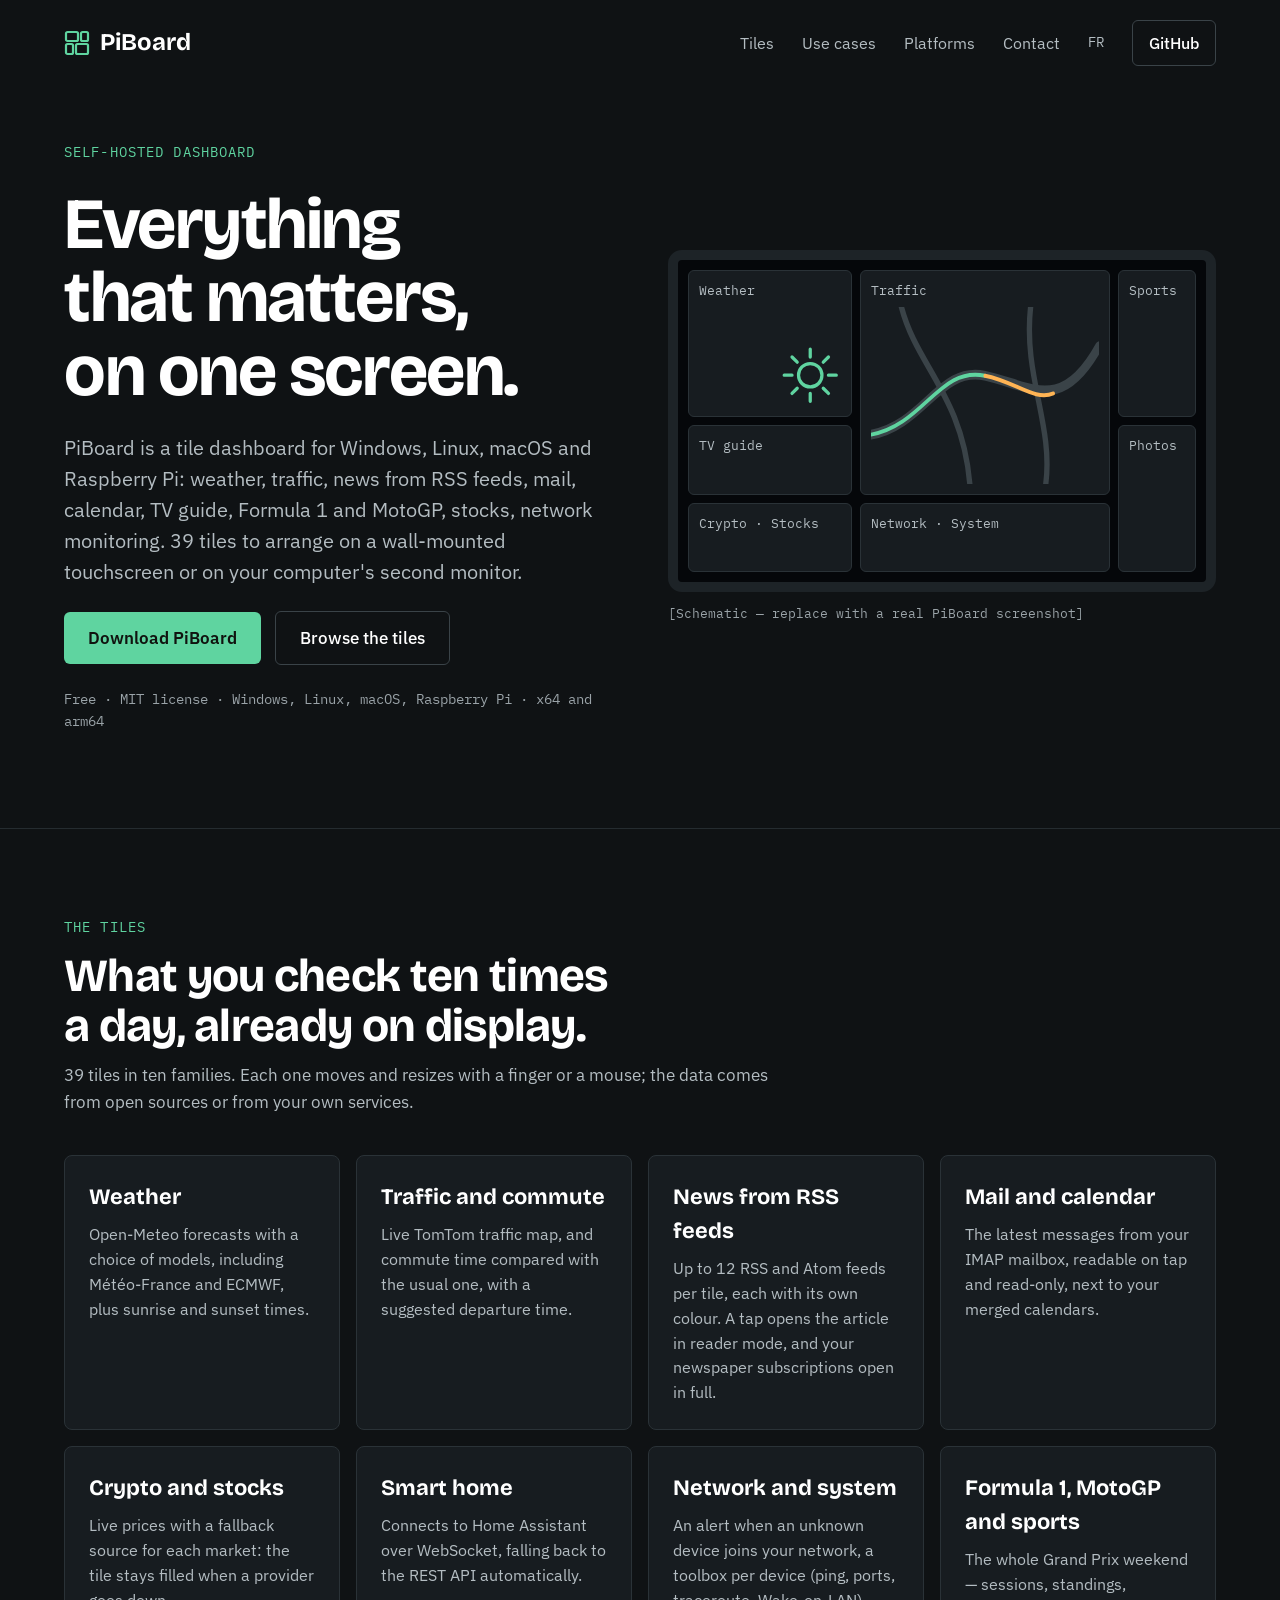
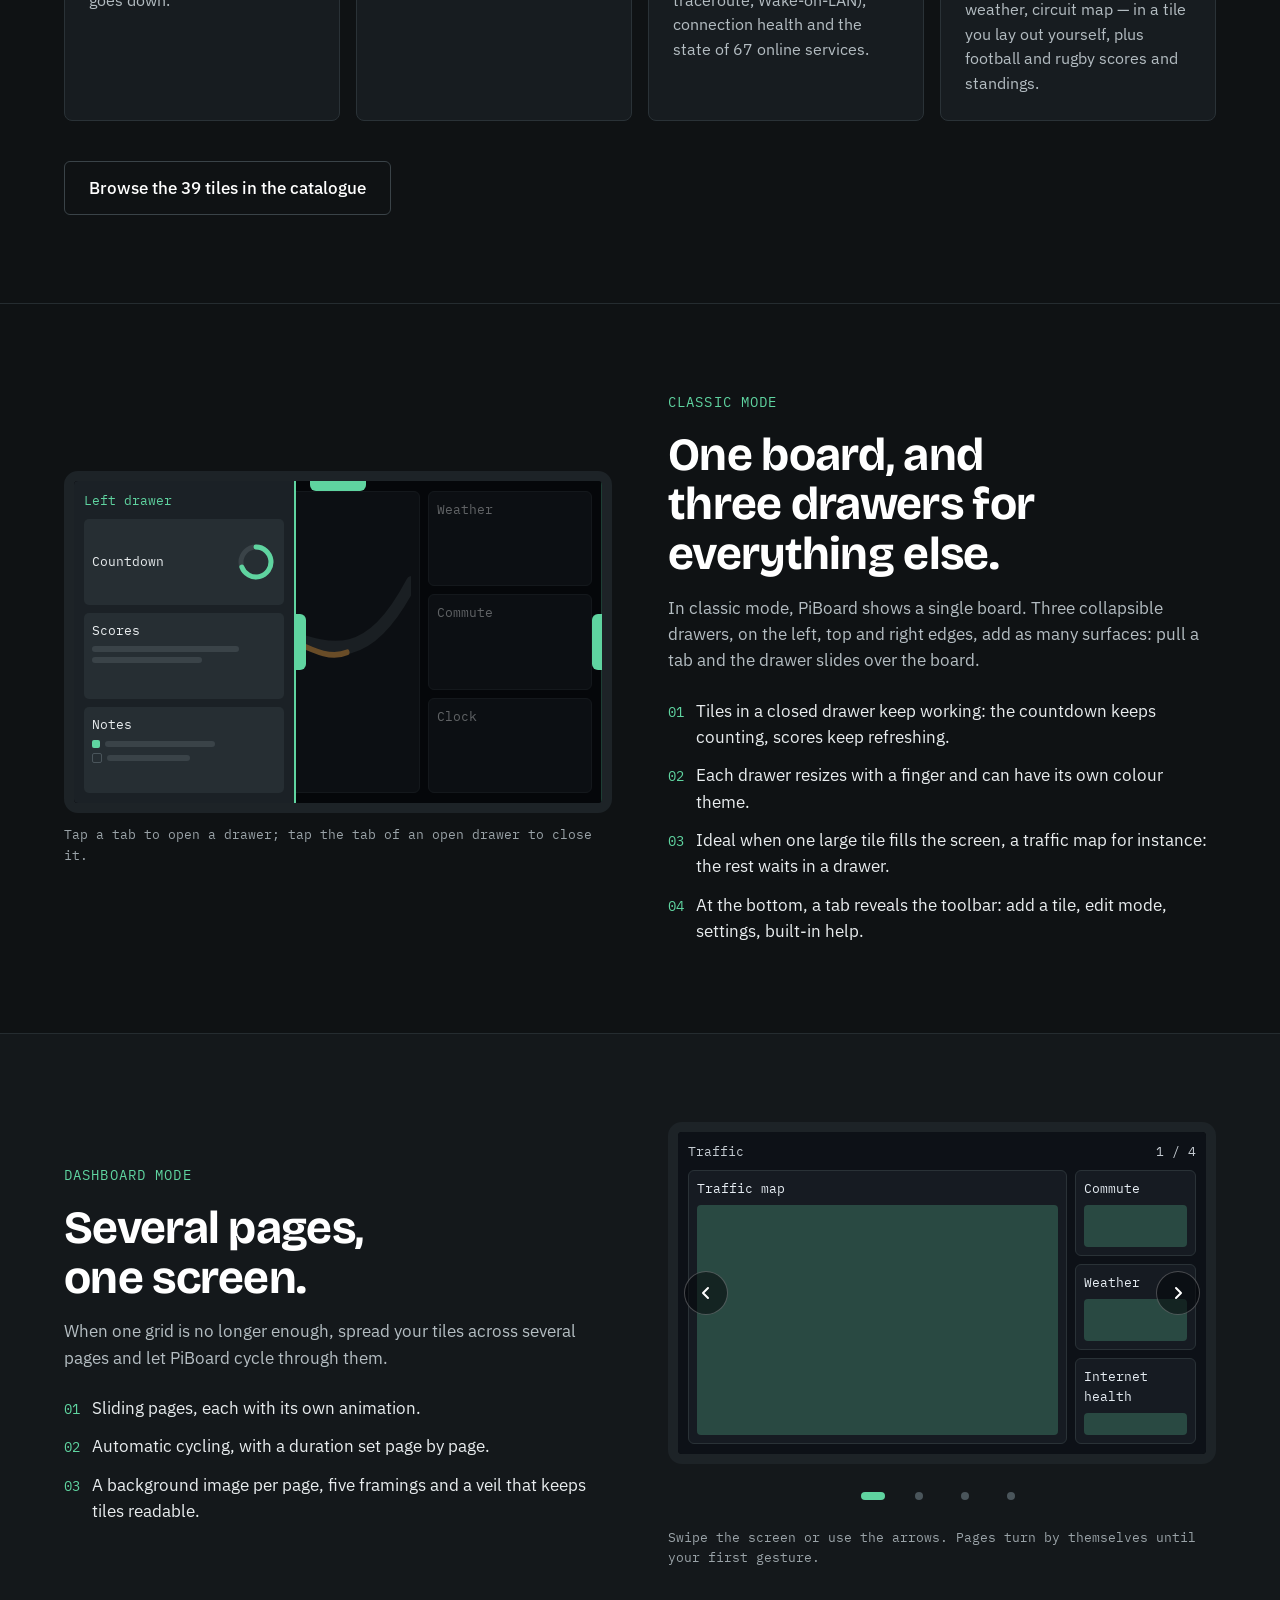
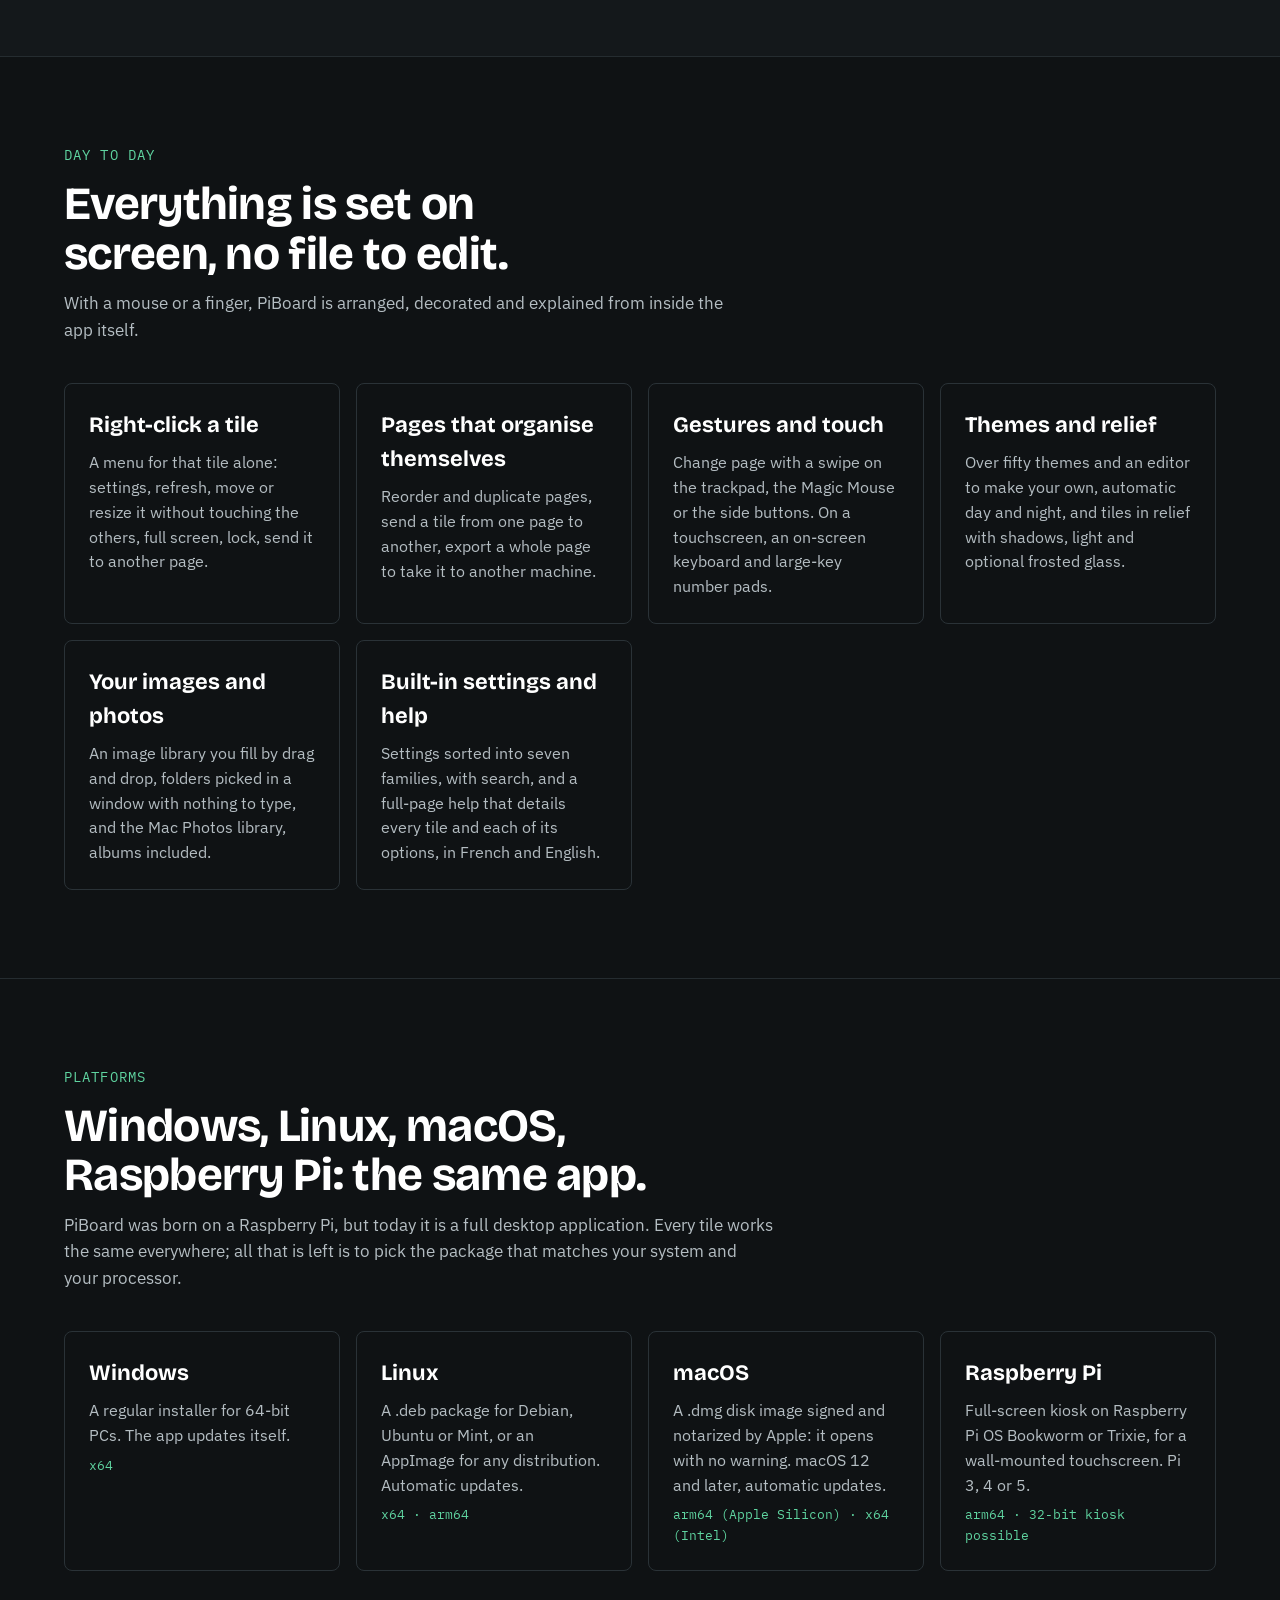
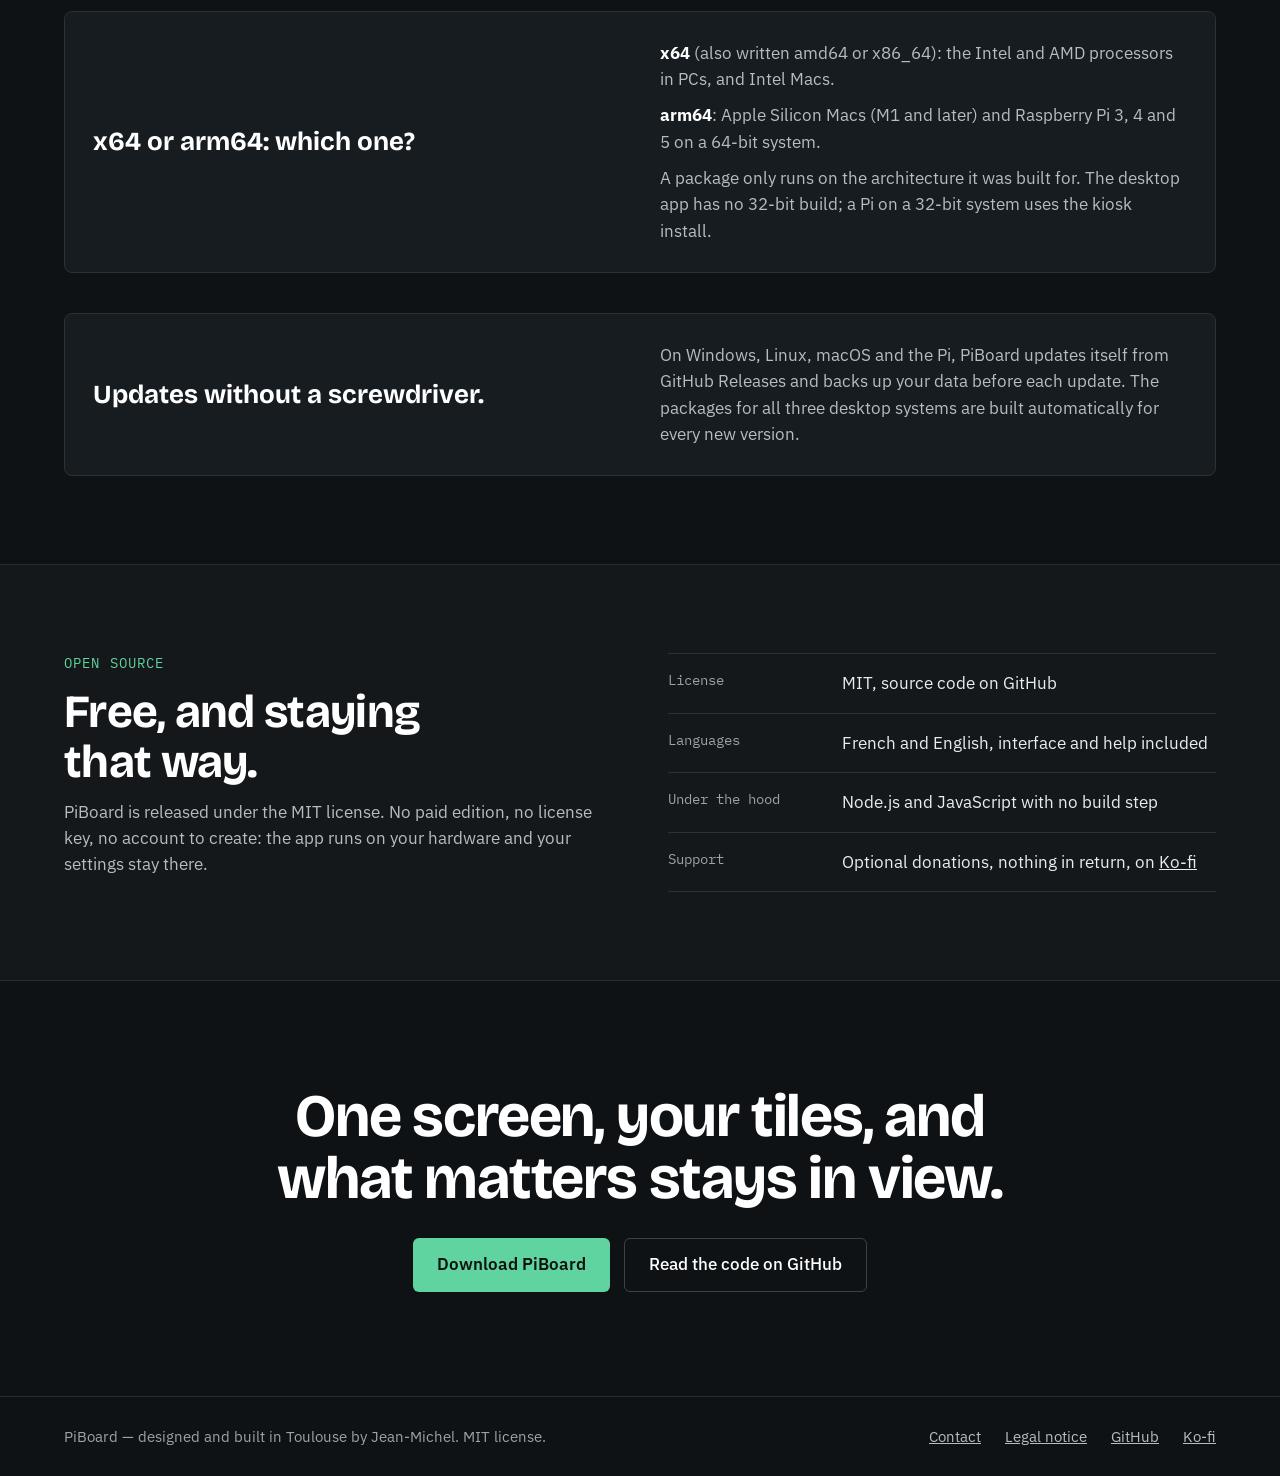
<file: en/index.html>
<!doctype html>
<html lang="en">
<head>
<meta charset="utf-8">
<meta name="viewport" content="width=device-width, initial-scale=1">
<title>PiBoard — home</title>
<link rel="icon" href="../images/favicon.svg" type="image/svg+xml">
<link rel="preconnect" href="https://fonts.googleapis.com">
<link rel="stylesheet" href="https://fonts.googleapis.com/css2?family=Bricolage+Grotesque:opsz,wght@12..96,500;12..96,700&amp;family=IBM+Plex+Sans:wght@400;500;600&amp;family=IBM+Plex+Mono:wght@400;500&amp;display=swap">
<link rel="stylesheet" href="../style.css">
</head>
<body>
<div style="background: #0f1214; color: #e9edef; font-family: 'IBM Plex Sans', 'Segoe UI', system-ui, sans-serif; font-size: 17px; line-height: 1.55">

<header style="max-width: 1200px; margin: 0 auto; padding: 20px 24px; box-sizing: border-box; display: flex; flex-wrap: wrap; align-items: center; justify-content: space-between; gap: 16px">
<a href="#top" style="display: flex; align-items: center; gap: 10px; text-decoration: none; font-family: 'Bricolage Grotesque', 'Trebuchet MS', sans-serif; font-weight: 700; font-size: 24px; color: #ffffff; min-height: 44px">
<svg width="26" height="26" viewBox="0 0 26 26" fill="none" class="acc-stroke" stroke-width="2.2" aria-hidden="true"><rect x="2" y="2" width="12" height="9" rx="1.5"></rect><rect x="17" y="2" width="7" height="9" rx="1.5"></rect><rect x="2" y="14" width="7" height="10" rx="1.5"></rect><rect x="12" y="14" width="12" height="10" rx="1.5"></rect></svg>
<span>PiBoard</span>
</a>
<nav aria-label="Main navigation" style="display: flex; flex-wrap: wrap; align-items: center; gap: 8px 28px; font-size: 16px">
<a href="tiles.html" style="text-decoration: none; color: #b4bdc2; min-height: 44px; display: flex; align-items: center">Tiles</a>
<a href="use-cases.html" style="text-decoration: none; color: #b4bdc2; min-height: 44px; display: flex; align-items: center">Use cases</a>
<a href="#platforms" style="text-decoration: none; color: #b4bdc2; min-height: 44px; display: flex; align-items: center">Platforms</a>
<a href="contact.html" style="text-decoration: none; color: #b4bdc2; min-height: 44px; display: flex; align-items: center">Contact</a>
<a href="../index.html" lang="fr" aria-label="Version française" style="text-decoration: none; color: #b4bdc2; min-height: 44px; display: flex; align-items: center; font-family: 'IBM Plex Mono', Consolas, monospace; font-size: 14px">FR</a>
<a href="https://github.com/jihemezes/piboard" target="_blank" rel="noopener" style="text-decoration: none; color: #ffffff; border: 1px solid #3a4348; border-radius: 6px; padding: 0 16px; min-height: 44px; display: flex; align-items: center; font-weight: 500">GitHub</a>
</nav>
</header>

<main id="top">

<section style="max-width: 1200px; margin: 0 auto; padding: 56px 24px 96px; box-sizing: border-box; display: grid; grid-template-columns: repeat(auto-fit, minmax(min(440px, 100%), 1fr)); gap: 56px; align-items: center">
<div style="display: flex; flex-direction: column; gap: 24px">
<div style="font-family: 'IBM Plex Mono', Consolas, monospace; font-size: 14px; letter-spacing: 0.08em; text-transform: uppercase; color: var(--accent)">Self-hosted dashboard</div>
<h1 style="margin: 0; font-family: 'Bricolage Grotesque', 'Trebuchet MS', sans-serif; font-weight: 700; font-size: clamp(40px, 6vw, 72px); line-height: 1.02; letter-spacing: -0.02em; color: #ffffff; text-wrap: balance; display: grid" data-punch-seconds="6">

<span aria-hidden="false" style="grid-area: 1 / 1; opacity: 1; transition: opacity 0.6s ease">Everything that matters, on one screen.</span>

<span aria-hidden="true" style="grid-area: 1 / 1; opacity: 0; transition: opacity 0.6s ease">You needed it, you just didn't know it yet.</span>

</h1>
<p style="margin: 0; font-size: 20px; color: #b4bdc2; max-width: 34em; text-wrap: pretty">PiBoard is a tile dashboard for Windows, Linux, macOS and Raspberry Pi: weather, traffic, news from RSS feeds, mail, calendar, TV guide, Formula 1 and MotoGP, stocks, network monitoring. 39 tiles to arrange on a wall-mounted touchscreen or on your computer's second monitor.</p>
<div style="display: flex; flex-wrap: wrap; gap: 14px; align-items: center">
<a href="https://github.com/jihemezes/piboard/releases" target="_blank" rel="noopener" style="text-decoration: none; background: var(--accent); color: #10130f; font-weight: 600; border-radius: 6px; padding: 0 24px; min-height: 52px; display: flex; align-items: center">Download PiBoard</a>
<a href="tiles.html" style="text-decoration: none; color: #ffffff; border: 1px solid #3a4348; border-radius: 6px; padding: 0 24px; min-height: 52px; display: flex; align-items: center; font-weight: 500">Browse the tiles</a>
</div>
<div style="font-family: 'IBM Plex Mono', Consolas, monospace; font-size: 14px; color: #9aa3a8">Free · MIT license · Windows, Linux, macOS, Raspberry Pi · x64 and arm64</div>
</div>

<div style="display: flex; flex-direction: column; gap: 12px">
<div style="background: #05070a; border: 10px solid #1d2327; border-radius: 14px; padding: 10px; aspect-ratio: 16 / 10; box-sizing: border-box; display: grid; grid-template-columns: repeat(6, minmax(0, 1fr)); grid-template-rows: repeat(4, minmax(0, 1fr)); gap: 8px; font-family: 'IBM Plex Mono', Consolas, monospace; font-size: clamp(9px, 1.1vw, 13px); color: #b4bdc2">
<div style="grid-column: span 2; grid-row: span 2; background: #171c20; border: 1px solid #2a3237; border-radius: 6px; padding: 10px; display: flex; flex-direction: column; justify-content: space-between">
<div>Weather</div>
<svg viewBox="0 0 48 48" fill="none" class="acc-stroke" stroke-width="2.5" stroke-linecap="round" aria-hidden="true" style="width: 44%; align-self: flex-end"><circle cx="24" cy="24" r="9"></circle><path d="M24 4v6M24 38v6M4 24h6M38 24h6M10 10l4 4M34 34l4 4M38 10l-4 4M14 34l-4 4"></path></svg>
</div>
<div style="grid-column: span 3; grid-row: span 3; background: #171c20; border: 1px solid #2a3237; border-radius: 6px; padding: 10px; display: flex; flex-direction: column; gap: 6px; overflow: hidden">
<div>Traffic</div>
<svg viewBox="0 0 300 180" fill="none" stroke-linecap="round" preserveAspectRatio="none" aria-hidden="true" style="flex-grow: 1; width: 100%; min-height: 0"><path d="M0 130 C70 120 90 60 150 70 S250 110 300 40" stroke="#3a4348" stroke-width="10"></path><path d="M40 0 C60 60 120 90 130 180" stroke="#3a4348" stroke-width="7"></path><path d="M210 0 C200 70 240 120 230 180" stroke="#3a4348" stroke-width="7"></path><path d="M0 130 C70 120 90 60 150 70" class="acc-stroke" stroke-width="4"></path><path d="M150 70 C190 76 215 96 240 88" stroke="#ffb454" stroke-width="4"></path></svg>
</div>
<div style="grid-row: span 2; background: #171c20; border: 1px solid #2a3237; border-radius: 6px; padding: 10px">Sports</div>
<div style="grid-column: span 2; background: #171c20; border: 1px solid #2a3237; border-radius: 6px; padding: 10px">TV guide</div>
<div style="grid-row: span 2; background: #171c20; border: 1px solid #2a3237; border-radius: 6px; padding: 10px">Photos</div>
<div style="grid-column: span 2; background: #171c20; border: 1px solid #2a3237; border-radius: 6px; padding: 10px">Crypto · Stocks</div>
<div style="grid-column: span 3; background: #171c20; border: 1px solid #2a3237; border-radius: 6px; padding: 10px">Network · System</div>
</div>
<div style="font-family: 'IBM Plex Mono', Consolas, monospace; font-size: 13px; color: #9aa3a8">[Schematic — replace with a real PiBoard screenshot]</div>
</div>
</section>

<section id="tiles" style="border-top: 1px solid #252c30">
<div style="max-width: 1200px; margin: 0 auto; padding: 88px 24px; box-sizing: border-box; display: flex; flex-direction: column; gap: 40px">
<div style="display: flex; flex-direction: column; gap: 12px; max-width: 720px">
<div style="font-family: 'IBM Plex Mono', Consolas, monospace; font-size: 14px; letter-spacing: 0.08em; text-transform: uppercase; color: var(--accent)">The tiles</div>
<h2 style="margin: 0; font-family: 'Bricolage Grotesque', 'Trebuchet MS', sans-serif; font-weight: 700; font-size: clamp(30px, 4vw, 46px); line-height: 1.08; letter-spacing: -0.015em; color: #ffffff; text-wrap: balance">What you check ten times a day, already on display.</h2>
<p style="margin: 0; color: #b4bdc2; text-wrap: pretty">39 tiles in ten families. Each one moves and resizes with a finger or a mouse; the data comes from open sources or from your own services.</p>
</div>
<div style="display: grid; grid-template-columns: repeat(auto-fit, minmax(min(260px, 100%), 1fr)); gap: 16px">
<div style="background: #171c20; border: 1px solid #2a3237; border-radius: 8px; padding: 24px; display: flex; flex-direction: column; gap: 8px">
<h3 style="margin: 0; font-family: 'Bricolage Grotesque', 'Trebuchet MS', sans-serif; font-weight: 700; font-size: 22px; color: #ffffff">Weather</h3>
<p style="margin: 0; color: #b4bdc2; font-size: 16px">Open-Meteo forecasts with a choice of models, including Météo-France and ECMWF, plus sunrise and sunset times.</p>
</div>
<div style="background: #171c20; border: 1px solid #2a3237; border-radius: 8px; padding: 24px; display: flex; flex-direction: column; gap: 8px">
<h3 style="margin: 0; font-family: 'Bricolage Grotesque', 'Trebuchet MS', sans-serif; font-weight: 700; font-size: 22px; color: #ffffff">Traffic and commute</h3>
<p style="margin: 0; color: #b4bdc2; font-size: 16px">Live TomTom traffic map, and commute time compared with the usual one, with a suggested departure time.</p>
</div>
<div style="background: #171c20; border: 1px solid #2a3237; border-radius: 8px; padding: 24px; display: flex; flex-direction: column; gap: 8px">
<h3 style="margin: 0; font-family: 'Bricolage Grotesque', 'Trebuchet MS', sans-serif; font-weight: 700; font-size: 22px; color: #ffffff">News from RSS feeds</h3>
<p style="margin: 0; color: #b4bdc2; font-size: 16px">Up to 12 RSS and Atom feeds per tile, each with its own colour. A tap opens the article in reader mode, and your newspaper subscriptions open in full.</p>
</div>
<div style="background: #171c20; border: 1px solid #2a3237; border-radius: 8px; padding: 24px; display: flex; flex-direction: column; gap: 8px">
<h3 style="margin: 0; font-family: 'Bricolage Grotesque', 'Trebuchet MS', sans-serif; font-weight: 700; font-size: 22px; color: #ffffff">Mail and calendar</h3>
<p style="margin: 0; color: #b4bdc2; font-size: 16px">The latest messages from your IMAP mailbox, readable on tap and read-only, next to your merged calendars.</p>
</div>
<div style="background: #171c20; border: 1px solid #2a3237; border-radius: 8px; padding: 24px; display: flex; flex-direction: column; gap: 8px">
<h3 style="margin: 0; font-family: 'Bricolage Grotesque', 'Trebuchet MS', sans-serif; font-weight: 700; font-size: 22px; color: #ffffff">Crypto and stocks</h3>
<p style="margin: 0; color: #b4bdc2; font-size: 16px">Live prices with a fallback source for each market: the tile stays filled when a provider goes down.</p>
</div>
<div style="background: #171c20; border: 1px solid #2a3237; border-radius: 8px; padding: 24px; display: flex; flex-direction: column; gap: 8px">
<h3 style="margin: 0; font-family: 'Bricolage Grotesque', 'Trebuchet MS', sans-serif; font-weight: 700; font-size: 22px; color: #ffffff">Smart home</h3>
<p style="margin: 0; color: #b4bdc2; font-size: 16px">Connects to Home Assistant over WebSocket, falling back to the REST API automatically.</p>
</div>
<div style="background: #171c20; border: 1px solid #2a3237; border-radius: 8px; padding: 24px; display: flex; flex-direction: column; gap: 8px">
<h3 style="margin: 0; font-family: 'Bricolage Grotesque', 'Trebuchet MS', sans-serif; font-weight: 700; font-size: 22px; color: #ffffff">Network and system</h3>
<p style="margin: 0; color: #b4bdc2; font-size: 16px">An alert when an unknown device joins your network, a toolbox per device (ping, ports, traceroute, Wake-on-LAN), connection health and the state of 67 online services.</p>
</div>
<div style="background: #171c20; border: 1px solid #2a3237; border-radius: 8px; padding: 24px; display: flex; flex-direction: column; gap: 8px">
<h3 style="margin: 0; font-family: 'Bricolage Grotesque', 'Trebuchet MS', sans-serif; font-weight: 700; font-size: 22px; color: #ffffff">Formula 1, MotoGP and sports</h3>
<p style="margin: 0; color: #b4bdc2; font-size: 16px">The whole Grand Prix weekend — sessions, standings, weather, circuit map — in a tile you lay out yourself, plus football and rugby scores and standings.</p>
</div>
</div>
<div style="display: flex">
<a href="tiles.html" style="text-decoration: none; color: #ffffff; border: 1px solid #3a4348; border-radius: 6px; padding: 0 24px; min-height: 52px; display: flex; align-items: center; font-weight: 500">Browse the 39 tiles in the catalogue</a>
</div>
</div>
</section>

<section id="classic" style="border-top: 1px solid #252c30">
<div style="max-width: 1200px; margin: 0 auto; padding: 88px 24px; box-sizing: border-box; display: grid; grid-template-columns: repeat(auto-fit, minmax(min(440px, 100%), 1fr)); gap: 56px; align-items: center">
<div style="display: flex; flex-direction: column; gap: 12px">
<div data-classic="1" style="position: relative; background: #05070a; border: 10px solid #1d2327; border-radius: 14px; aspect-ratio: 16 / 10; box-sizing: border-box; overflow: hidden; font-family: 'IBM Plex Mono', Consolas, monospace; font-size: clamp(9px, 1.1vw, 13px); color: #e9edef">
<div aria-hidden="true" style="position: absolute; inset: 0; padding: 10px; box-sizing: border-box; display: grid; grid-template-columns: repeat(3, minmax(0, 1fr)); grid-template-rows: repeat(3, minmax(0, 1fr)); gap: 8px">
<div style="grid-column: span 2; grid-row: span 3; background: #171c20; border: 1px solid #2a3237; border-radius: 6px; padding: 8px; display: flex; flex-direction: column; gap: 6px; overflow: hidden">
<div>Traffic map</div>
<svg viewBox="0 0 300 180" fill="none" stroke-linecap="round" preserveAspectRatio="none" style="flex-grow: 1; width: 100%; min-height: 0"><path d="M0 130 C70 120 90 60 150 70 S250 110 300 40" stroke="#3a4348" stroke-width="10"></path><path d="M40 0 C60 60 120 90 130 180" stroke="#3a4348" stroke-width="7"></path><path d="M0 130 C70 120 90 60 150 70" class="acc-stroke" stroke-width="4"></path><path d="M150 70 C190 76 215 96 240 88" stroke="#ffb454" stroke-width="4"></path></svg>
</div>
<div style="background: #171c20; border: 1px solid #2a3237; border-radius: 6px; padding: 8px">Weather</div>
<div style="background: #171c20; border: 1px solid #2a3237; border-radius: 6px; padding: 8px">Commute</div>
<div style="background: #171c20; border: 1px solid #2a3237; border-radius: 6px; padding: 8px">Clock</div>
</div>
<div data-dim="1" aria-hidden="true" style="position: absolute; inset: 0; background: rgba(5, 7, 10, 0.6); opacity: 1; transition: opacity 0.4s ease; pointer-events: none; z-index: 1"></div>
<div data-drawer="left" aria-hidden="false" style="position: absolute; top: 0; bottom: 0; left: 0; width: 42%; background: #1b2126; border-right: 2px solid var(--accent); padding: 10px; box-sizing: border-box; display: flex; flex-direction: column; gap: 8px; transform: translateX(0); transition: transform 0.45s ease; z-index: 2">
<div style="color: var(--accent)">Left drawer</div>
<div style="flex: 1 1 0; min-height: 0; background: #262e33; border-radius: 5px; padding: 8px; display: flex; align-items: center; justify-content: space-between; gap: 6px; overflow: hidden"><span>Countdown</span><svg viewBox="0 0 24 24" fill="none" stroke-width="3" style="width: 28%; max-width: 40px; flex: none"><circle cx="12" cy="12" r="9" stroke="#3a4348"></circle><path d="M12 3 A9 9 0 1 1 3.5 15" class="acc-stroke" stroke-linecap="round"></path></svg></div>
<div style="flex: 1 1 0; min-height: 0; background: #262e33; border-radius: 5px; padding: 8px; display: flex; flex-direction: column; gap: 5px; overflow: hidden"><span>Scores</span><span style="height: 6px; width: 80%; background: #3a4348; border-radius: 3px"></span><span style="height: 6px; width: 60%; background: #3a4348; border-radius: 3px"></span></div>
<div style="flex: 1 1 0; min-height: 0; background: #262e33; border-radius: 5px; padding: 8px; display: flex; flex-direction: column; gap: 5px; overflow: hidden"><span>Notes</span><span style="display: flex; gap: 5px; align-items: center"><span style="width: 8px; height: 8px; border-radius: 2px; background: var(--accent)"></span><span style="height: 6px; width: 60%; background: #3a4348; border-radius: 3px"></span></span><span style="display: flex; gap: 5px; align-items: center"><span style="width: 8px; height: 8px; border-radius: 2px; border: 1px solid #4a555b"></span><span style="height: 6px; width: 45%; background: #3a4348; border-radius: 3px"></span></span></div>
</div>
<div data-drawer="top" aria-hidden="true" style="position: absolute; top: 0; left: 0; right: 0; height: 46%; background: #1b2126; border-bottom: 2px solid var(--accent); padding: 10px; box-sizing: border-box; display: grid; grid-template-columns: repeat(3, minmax(0, 1fr)); grid-template-rows: auto minmax(0, 1fr); gap: 8px; transform: translateY(-100%); transition: transform 0.45s ease; z-index: 2">
<div style="grid-column: 1 / -1; color: var(--accent)">Top drawer</div>
<div style="background: #262e33; border-radius: 5px; padding: 8px; overflow: hidden">Clock</div>
<div style="background: #262e33; border-radius: 5px; padding: 8px; overflow: hidden">Weather</div>
<div style="background: #262e33; border-radius: 5px; padding: 8px; display: flex; flex-direction: column; gap: 6px; overflow: hidden"><span>Tempo colour</span><span style="display: flex; gap: 4px"><span style="width: 10px; height: 10px; border-radius: 50%; background: #3b82f6"></span><span style="width: 10px; height: 10px; border-radius: 50%; background: #f1f5f9"></span><span style="width: 10px; height: 10px; border-radius: 50%; background: #ef4444"></span></span></div>
</div>
<div data-drawer="right" aria-hidden="true" style="position: absolute; top: 0; bottom: 0; right: 0; width: 42%; background: #1b2126; border-left: 2px solid var(--accent); padding: 10px; box-sizing: border-box; display: flex; flex-direction: column; gap: 8px; transform: translateX(100%); transition: transform 0.45s ease; z-index: 2">
<div style="color: var(--accent)">Right drawer</div>
<div style="flex: 1 1 0; min-height: 0; background: #262e33; border-radius: 5px; padding: 8px; display: flex; flex-direction: column; gap: 5px; overflow: hidden"><span>RSS feed</span><span style="display: flex; gap: 5px; align-items: center"><span style="width: 18px; height: 6px; border-radius: 3px; background: #6cb8ff"></span><span style="height: 6px; width: 55%; background: #3a4348; border-radius: 3px"></span></span><span style="display: flex; gap: 5px; align-items: center"><span style="width: 18px; height: 6px; border-radius: 3px; background: #ffb454"></span><span style="height: 6px; width: 45%; background: #3a4348; border-radius: 3px"></span></span></div>
<div style="flex: 1 1 0; min-height: 0; background: #262e33; border-radius: 5px; padding: 8px; display: flex; flex-direction: column; gap: 5px; overflow: hidden"><span>Mailbox</span><span style="height: 6px; width: 75%; background: #3a4348; border-radius: 3px"></span><span style="height: 6px; width: 55%; background: #3a4348; border-radius: 3px"></span></div>
<div style="flex: 1 1 0; min-height: 0; background: #262e33; border-radius: 5px; padding: 8px; overflow: hidden">Calendar</div>
</div>
<button type="button" data-tab="left" aria-label="Left drawer" aria-expanded="true" style="position: absolute; top: 50%; margin-top: -32px; left: 42%; width: 44px; height: 64px; padding: 0; border: 0; background: transparent; cursor: pointer; display: flex; align-items: center; justify-content: flex-start; transition: left 0.45s ease; z-index: 3"><span data-tab-bar="1" style="width: 10px; height: 56px; border-radius: 0 6px 6px 0; background: var(--accent); animation: pbPulse 1.4s ease-in-out 0.6s 4"></span></button>
<button type="button" data-tab="top" aria-label="Top drawer" aria-expanded="false" style="position: absolute; left: 50%; margin-left: -32px; top: 0px; width: 64px; height: 44px; padding: 0; border: 0; background: transparent; cursor: pointer; display: flex; align-items: flex-start; justify-content: center; transition: top 0.45s ease; z-index: 3"><span data-tab-bar="1" style="width: 56px; height: 10px; border-radius: 0 0 6px 6px; background: var(--accent); animation: pbPulse 1.4s ease-in-out 0.6s 4"></span></button>
<button type="button" data-tab="right" aria-label="Right drawer" aria-expanded="false" style="position: absolute; top: 50%; margin-top: -32px; right: 0px; width: 44px; height: 64px; padding: 0; border: 0; background: transparent; cursor: pointer; display: flex; align-items: center; justify-content: flex-end; transition: right 0.45s ease; z-index: 3"><span data-tab-bar="1" style="width: 10px; height: 56px; border-radius: 6px 0 0 6px; background: var(--accent); animation: pbPulse 1.4s ease-in-out 0.6s 4"></span></button>
</div>
<div style="font-family: 'IBM Plex Mono', Consolas, monospace; font-size: 13px; color: #9aa3a8">Tap a tab to open a drawer; tap the tab of an open drawer to close it.</div>
</div>
<div style="display: flex; flex-direction: column; gap: 16px">
<div style="font-family: 'IBM Plex Mono', Consolas, monospace; font-size: 14px; letter-spacing: 0.08em; text-transform: uppercase; color: var(--accent)">Classic mode</div>
<h2 style="margin: 0; font-family: 'Bricolage Grotesque', 'Trebuchet MS', sans-serif; font-weight: 700; font-size: clamp(30px, 4vw, 46px); line-height: 1.08; letter-spacing: -0.015em; color: #ffffff; text-wrap: balance">One board, and three drawers for everything else.</h2>
<p style="margin: 0; color: #b4bdc2; text-wrap: pretty">In classic mode, PiBoard shows a single board. Three collapsible drawers, on the left, top and right edges, add as many surfaces: pull a tab and the drawer slides over the board.</p>
<ul style="margin: 8px 0 0; padding: 0; list-style: none; display: flex; flex-direction: column; gap: 12px">
<li style="display: flex; gap: 12px; align-items: baseline"><span style="font-family: 'IBM Plex Mono', Consolas, monospace; font-size: 14px; color: var(--accent)">01</span><span>Tiles in a closed drawer keep working: the countdown keeps counting, scores keep refreshing.</span></li>
<li style="display: flex; gap: 12px; align-items: baseline"><span style="font-family: 'IBM Plex Mono', Consolas, monospace; font-size: 14px; color: var(--accent)">02</span><span>Each drawer resizes with a finger and can have its own colour theme.</span></li>
<li style="display: flex; gap: 12px; align-items: baseline"><span style="font-family: 'IBM Plex Mono', Consolas, monospace; font-size: 14px; color: var(--accent)">03</span><span>Ideal when one large tile fills the screen, a traffic map for instance: the rest waits in a drawer.</span></li>
<li style="display: flex; gap: 12px; align-items: baseline"><span style="font-family: 'IBM Plex Mono', Consolas, monospace; font-size: 14px; color: var(--accent)">04</span><span>At the bottom, a tab reveals the toolbar: add a tile, edit mode, settings, built-in help.</span></li>
</ul>
</div>
</div>
</section>

<section id="pages" style="border-top: 1px solid #252c30; background: #14181b">
<div style="max-width: 1200px; margin: 0 auto; padding: 88px 24px; box-sizing: border-box; display: grid; grid-template-columns: repeat(auto-fit, minmax(min(440px, 100%), 1fr)); gap: 56px; align-items: center">
<div style="display: flex; flex-direction: column; gap: 16px">
<div style="font-family: 'IBM Plex Mono', Consolas, monospace; font-size: 14px; letter-spacing: 0.08em; text-transform: uppercase; color: var(--accent)">Dashboard mode</div>
<h2 style="margin: 0; font-family: 'Bricolage Grotesque', 'Trebuchet MS', sans-serif; font-weight: 700; font-size: clamp(30px, 4vw, 46px); line-height: 1.08; letter-spacing: -0.015em; color: #ffffff; text-wrap: balance">Several pages, one screen.</h2>
<p style="margin: 0; color: #b4bdc2; text-wrap: pretty">When one grid is no longer enough, spread your tiles across several pages and let PiBoard cycle through them.</p>
<ul style="margin: 8px 0 0; padding: 0; list-style: none; display: flex; flex-direction: column; gap: 12px">
<li style="display: flex; gap: 12px; align-items: baseline"><span style="font-family: 'IBM Plex Mono', Consolas, monospace; font-size: 14px; color: var(--accent)">01</span><span>Sliding pages, each with its own animation.</span></li>
<li style="display: flex; gap: 12px; align-items: baseline"><span style="font-family: 'IBM Plex Mono', Consolas, monospace; font-size: 14px; color: var(--accent)">02</span><span>Automatic cycling, with a duration set page by page.</span></li>
<li style="display: flex; gap: 12px; align-items: baseline"><span style="font-family: 'IBM Plex Mono', Consolas, monospace; font-size: 14px; color: var(--accent)">03</span><span>A background image per page, five framings and a veil that keeps tiles readable.</span></li>
</ul>
</div>
<div style="display: flex; flex-direction: column; gap: 10px; min-width: 0">
<div style="position: relative">
<div data-dash="1" data-dash-seconds="5" tabIndex="0" role="region" aria-roledescription="carousel" aria-label="Dashboard pages" style="background: #05070a; border: 10px solid #1d2327; border-radius: 14px; aspect-ratio: 16 / 10; box-sizing: border-box; overflow: hidden; touch-action: pan-y; cursor: grab; user-select: none">
<div data-dash-track="1" style="display: flex; width: 400%; height: 100%; transform: translateX(calc(0% + 0px)); transition: transform 0.5s ease">

<div data-dash-page="1" aria-hidden="false" style="flex: 0 0 25%; height: 100%; box-sizing: border-box; padding: 10px; background: #0d1117; display: grid; grid-template-columns: repeat(4, minmax(0, 1fr)); grid-template-rows: auto repeat(3, minmax(0, 1fr)); gap: 8px; font-family: 'IBM Plex Mono', Consolas, monospace; font-size: clamp(9px, 1.1vw, 13px); color: #e6edf3">
<div style="grid-column: 1 / -1; display: flex; justify-content: space-between; opacity: 0.85"><span>Traffic</span><span>1 / 4</span></div>

<div style="grid-column: span 3; grid-row: span 3; background: #161b22; border: 1px solid #2a3237; border-radius: 6px; box-shadow: none; backdrop-filter: none; padding: 8px; display: flex; flex-direction: column; gap: 6px; overflow: hidden"><span>Traffic map</span><span style="flex: 1 1 0; min-height: 4px; border-radius: 4px; background: rgba(95, 212, 160, 0.25)"></span></div>

<div style="grid-column: span 1; grid-row: span 1; background: #161b22; border: 1px solid #2a3237; border-radius: 6px; box-shadow: none; backdrop-filter: none; padding: 8px; display: flex; flex-direction: column; gap: 6px; overflow: hidden"><span>Commute</span><span style="flex: 1 1 0; min-height: 4px; border-radius: 4px; background: rgba(95, 212, 160, 0.25)"></span></div>

<div style="grid-column: span 1; grid-row: span 1; background: #161b22; border: 1px solid #2a3237; border-radius: 6px; box-shadow: none; backdrop-filter: none; padding: 8px; display: flex; flex-direction: column; gap: 6px; overflow: hidden"><span>Weather</span><span style="flex: 1 1 0; min-height: 4px; border-radius: 4px; background: rgba(95, 212, 160, 0.25)"></span></div>

<div style="grid-column: span 1; grid-row: span 1; background: #161b22; border: 1px solid #2a3237; border-radius: 6px; box-shadow: none; backdrop-filter: none; padding: 8px; display: flex; flex-direction: column; gap: 6px; overflow: hidden"><span>Internet health</span><span style="flex: 1 1 0; min-height: 4px; border-radius: 4px; background: rgba(95, 212, 160, 0.25)"></span></div>

</div>

<div data-dash-page="1" aria-hidden="true" style="flex: 0 0 25%; height: 100%; box-sizing: border-box; padding: 10px; background: #efe8dc; display: grid; grid-template-columns: repeat(4, minmax(0, 1fr)); grid-template-rows: auto repeat(3, minmax(0, 1fr)); gap: 8px; font-family: 'Bricolage Grotesque', 'Trebuchet MS', sans-serif; font-size: clamp(9px, 1.1vw, 13px); color: #2b2620">
<div style="grid-column: 1 / -1; display: flex; justify-content: space-between; opacity: 0.85"><span>Paper</span><span>2 / 4</span></div>

<div style="grid-column: span 2; grid-row: span 3; background: #fffaf1; border: 1px solid #d9cfbf; border-radius: 10px; box-shadow: 0 1px 3px rgba(60, 40, 20, 0.18); backdrop-filter: none; padding: 8px; display: flex; flex-direction: column; gap: 6px; overflow: hidden"><span>Calendar</span><span style="flex: 1 1 0; min-height: 4px; border-radius: 4px; background: rgba(194, 65, 12, 0.18)"></span></div>

<div style="grid-column: span 2; grid-row: span 2; background: #fffaf1; border: 1px solid #d9cfbf; border-radius: 10px; box-shadow: 0 1px 3px rgba(60, 40, 20, 0.18); backdrop-filter: none; padding: 8px; display: flex; flex-direction: column; gap: 6px; overflow: hidden"><span>Notes</span><span style="flex: 1 1 0; min-height: 4px; border-radius: 4px; background: rgba(194, 65, 12, 0.18)"></span></div>

<div style="grid-column: span 1; grid-row: span 1; background: #fffaf1; border: 1px solid #d9cfbf; border-radius: 10px; box-shadow: 0 1px 3px rgba(60, 40, 20, 0.18); backdrop-filter: none; padding: 8px; display: flex; flex-direction: column; gap: 6px; overflow: hidden"><span>Clock</span><span style="flex: 1 1 0; min-height: 4px; border-radius: 4px; background: rgba(194, 65, 12, 0.18)"></span></div>

<div style="grid-column: span 1; grid-row: span 1; background: #fffaf1; border: 1px solid #d9cfbf; border-radius: 10px; box-shadow: 0 1px 3px rgba(60, 40, 20, 0.18); backdrop-filter: none; padding: 8px; display: flex; flex-direction: column; gap: 6px; overflow: hidden"><span>Tempo</span><span style="flex: 1 1 0; min-height: 4px; border-radius: 4px; background: rgba(194, 65, 12, 0.18)"></span></div>

</div>

<div data-dash-page="1" aria-hidden="true" style="flex: 0 0 25%; height: 100%; box-sizing: border-box; padding: 10px; background: #140a24; display: grid; grid-template-columns: repeat(4, minmax(0, 1fr)); grid-template-rows: auto repeat(3, minmax(0, 1fr)); gap: 8px; font-family: 'Bricolage Grotesque', 'Trebuchet MS', sans-serif; font-size: clamp(9px, 1.1vw, 13px); color: #fdf2ff">
<div style="grid-column: 1 / -1; display: flex; justify-content: space-between; opacity: 0.85"><span>Sport</span><span>3 / 4</span></div>

<div style="grid-column: span 2; grid-row: span 3; background: #24123f; border: 1px solid #ff3d6e; border-radius: 2px; box-shadow: 0 0 12px rgba(255, 61, 110, 0.25); backdrop-filter: none; padding: 8px; display: flex; flex-direction: column; gap: 6px; overflow: hidden"><span>Formula 1</span><span style="flex: 1 1 0; min-height: 4px; border-radius: 4px; background: rgba(255, 61, 110, 0.3)"></span></div>

<div style="grid-column: span 2; grid-row: span 2; background: #24123f; border: 1px solid #ff3d6e; border-radius: 2px; box-shadow: 0 0 12px rgba(255, 61, 110, 0.25); backdrop-filter: none; padding: 8px; display: flex; flex-direction: column; gap: 6px; overflow: hidden"><span>Circuit map</span><span style="flex: 1 1 0; min-height: 4px; border-radius: 4px; background: rgba(255, 61, 110, 0.3)"></span></div>

<div style="grid-column: span 2; grid-row: span 1; background: #24123f; border: 1px solid #ff3d6e; border-radius: 2px; box-shadow: 0 0 12px rgba(255, 61, 110, 0.25); backdrop-filter: none; padding: 8px; display: flex; flex-direction: column; gap: 6px; overflow: hidden"><span>Standings</span><span style="flex: 1 1 0; min-height: 4px; border-radius: 4px; background: rgba(255, 61, 110, 0.3)"></span></div>

</div>

<div data-dash-page="1" aria-hidden="true" style="flex: 0 0 25%; height: 100%; box-sizing: border-box; padding: 10px; background: linear-gradient(rgba(10, 14, 20, 0.35), rgba(10, 14, 20, 0.35)), linear-gradient(180deg, #f6b26b 0%, #e07a5f 38%, #3d405b 72%, #1b1f33 100%); display: grid; grid-template-columns: repeat(4, minmax(0, 1fr)); grid-template-rows: auto repeat(3, minmax(0, 1fr)); gap: 8px; font-family: 'IBM Plex Sans', 'Segoe UI', sans-serif; font-size: clamp(9px, 1.1vw, 13px); color: #ffffff">
<div style="grid-column: 1 / -1; display: flex; justify-content: space-between; opacity: 0.85"><span>Photo</span><span>4 / 4</span></div>

<div style="grid-column: span 2; grid-row: span 2; background: rgba(255, 255, 255, 0.14); border: 1px solid rgba(255, 255, 255, 0.35); border-radius: 14px; box-shadow: 0 8px 24px rgba(0, 0, 0, 0.25); backdrop-filter: blur(6px); padding: 8px; display: flex; flex-direction: column; gap: 6px; overflow: hidden"><span>Clock</span><span style="flex: 1 1 0; min-height: 4px; border-radius: 4px; background: rgba(255, 255, 255, 0.18)"></span></div>

<div style="grid-column: span 2; grid-row: span 1; background: rgba(255, 255, 255, 0.14); border: 1px solid rgba(255, 255, 255, 0.35); border-radius: 14px; box-shadow: 0 8px 24px rgba(0, 0, 0, 0.25); backdrop-filter: blur(6px); padding: 8px; display: flex; flex-direction: column; gap: 6px; overflow: hidden"><span>Weather</span><span style="flex: 1 1 0; min-height: 4px; border-radius: 4px; background: rgba(255, 255, 255, 0.18)"></span></div>

<div style="grid-column: span 2; grid-row: span 1; background: rgba(255, 255, 255, 0.14); border: 1px solid rgba(255, 255, 255, 0.35); border-radius: 14px; box-shadow: 0 8px 24px rgba(0, 0, 0, 0.25); backdrop-filter: blur(6px); padding: 8px; display: flex; flex-direction: column; gap: 6px; overflow: hidden"><span>Quote of the day</span><span style="flex: 1 1 0; min-height: 4px; border-radius: 4px; background: rgba(255, 255, 255, 0.18)"></span></div>

<div style="grid-column: span 4; grid-row: span 1; background: rgba(255, 255, 255, 0.14); border: 1px solid rgba(255, 255, 255, 0.35); border-radius: 14px; box-shadow: 0 8px 24px rgba(0, 0, 0, 0.25); backdrop-filter: blur(6px); padding: 8px; display: flex; flex-direction: column; gap: 6px; overflow: hidden"><span>RSS feed</span><span style="flex: 1 1 0; min-height: 4px; border-radius: 4px; background: rgba(255, 255, 255, 0.18)"></span></div>

</div>

</div>
</div>
<button type="button" data-dash-prev="1" aria-label="Previous page" style="position: absolute; left: 16px; top: 50%; margin-top: -22px; width: 44px; height: 44px; border-radius: 50%; border: 1px solid rgba(255, 255, 255, 0.25); background: rgba(5, 7, 10, 0.55); color: #ffffff; cursor: pointer; display: flex; align-items: center; justify-content: center"><svg width="16" height="16" viewBox="0 0 16 16" fill="none" stroke="currentColor" stroke-width="2" stroke-linecap="round" stroke-linejoin="round" aria-hidden="true"><path d="M10 3L5 8l5 5"></path></svg></button>
<button type="button" data-dash-next="1" aria-label="Next page" style="position: absolute; right: 16px; top: 50%; margin-top: -22px; width: 44px; height: 44px; border-radius: 50%; border: 1px solid rgba(255, 255, 255, 0.25); background: rgba(5, 7, 10, 0.55); color: #ffffff; cursor: pointer; display: flex; align-items: center; justify-content: center"><svg width="16" height="16" viewBox="0 0 16 16" fill="none" stroke="currentColor" stroke-width="2" stroke-linecap="round" stroke-linejoin="round" aria-hidden="true"><path d="M6 3l5 5-5 5"></path></svg></button>
</div>
<div style="display: flex; justify-content: center; gap: 2px">

<button type="button" data-dash-dot="0" aria-label="Page 1: Traffic" aria-current="true" style="width: 44px; height: 44px; padding: 0; border: 0; background: transparent; cursor: pointer; display: flex; align-items: center; justify-content: center"><span style="width: 24px; height: 8px; border-radius: 4px; background: #5fd4a0; transition: width 0.3s ease, background 0.3s ease"></span></button>

<button type="button" data-dash-dot="1" aria-label="Page 2: Paper" aria-current="false" style="width: 44px; height: 44px; padding: 0; border: 0; background: transparent; cursor: pointer; display: flex; align-items: center; justify-content: center"><span style="width: 8px; height: 8px; border-radius: 4px; background: #4a555b; transition: width 0.3s ease, background 0.3s ease"></span></button>

<button type="button" data-dash-dot="2" aria-label="Page 3: Sport" aria-current="false" style="width: 44px; height: 44px; padding: 0; border: 0; background: transparent; cursor: pointer; display: flex; align-items: center; justify-content: center"><span style="width: 8px; height: 8px; border-radius: 4px; background: #4a555b; transition: width 0.3s ease, background 0.3s ease"></span></button>

<button type="button" data-dash-dot="3" aria-label="Page 4: Photo" aria-current="false" style="width: 44px; height: 44px; padding: 0; border: 0; background: transparent; cursor: pointer; display: flex; align-items: center; justify-content: center"><span style="width: 8px; height: 8px; border-radius: 4px; background: #4a555b; transition: width 0.3s ease, background 0.3s ease"></span></button>

</div>
<div style="font-family: 'IBM Plex Mono', Consolas, monospace; font-size: 13px; color: #9aa3a8">Swipe the screen or use the arrows. Pages turn by themselves until your first gesture.</div>
</div>
</div>
</section>

<section id="everyday" style="border-top: 1px solid #252c30">
<div style="max-width: 1200px; margin: 0 auto; padding: 88px 24px; box-sizing: border-box; display: flex; flex-direction: column; gap: 40px">
<div style="display: flex; flex-direction: column; gap: 12px; max-width: 720px">
<div style="font-family: 'IBM Plex Mono', Consolas, monospace; font-size: 14px; letter-spacing: 0.08em; text-transform: uppercase; color: var(--accent)">Day to day</div>
<h2 style="margin: 0; font-family: 'Bricolage Grotesque', 'Trebuchet MS', sans-serif; font-weight: 700; font-size: clamp(30px, 4vw, 46px); line-height: 1.08; letter-spacing: -0.015em; color: #ffffff; text-wrap: balance">Everything is set on screen, no file to edit.</h2>
<p style="margin: 0; color: #b4bdc2; text-wrap: pretty">With a mouse or a finger, PiBoard is arranged, decorated and explained from inside the app itself.</p>
</div>
<div style="display: grid; grid-template-columns: repeat(auto-fit, minmax(min(260px, 100%), 1fr)); gap: 16px">
<div style="border: 1px solid #2a3237; border-radius: 8px; padding: 24px; display: flex; flex-direction: column; gap: 8px">
<h3 style="margin: 0; font-family: 'Bricolage Grotesque', 'Trebuchet MS', sans-serif; font-weight: 700; font-size: 22px; color: #ffffff">Right-click a tile</h3>
<p style="margin: 0; color: #b4bdc2; font-size: 16px">A menu for that tile alone: settings, refresh, move or resize it without touching the others, full screen, lock, send it to another page.</p>
</div>
<div style="border: 1px solid #2a3237; border-radius: 8px; padding: 24px; display: flex; flex-direction: column; gap: 8px">
<h3 style="margin: 0; font-family: 'Bricolage Grotesque', 'Trebuchet MS', sans-serif; font-weight: 700; font-size: 22px; color: #ffffff">Pages that organise themselves</h3>
<p style="margin: 0; color: #b4bdc2; font-size: 16px">Reorder and duplicate pages, send a tile from one page to another, export a whole page to take it to another machine.</p>
</div>
<div style="border: 1px solid #2a3237; border-radius: 8px; padding: 24px; display: flex; flex-direction: column; gap: 8px">
<h3 style="margin: 0; font-family: 'Bricolage Grotesque', 'Trebuchet MS', sans-serif; font-weight: 700; font-size: 22px; color: #ffffff">Gestures and touch</h3>
<p style="margin: 0; color: #b4bdc2; font-size: 16px">Change page with a swipe on the trackpad, the Magic Mouse or the side buttons. On a touchscreen, an on-screen keyboard and large-key number pads.</p>
</div>
<div style="border: 1px solid #2a3237; border-radius: 8px; padding: 24px; display: flex; flex-direction: column; gap: 8px">
<h3 style="margin: 0; font-family: 'Bricolage Grotesque', 'Trebuchet MS', sans-serif; font-weight: 700; font-size: 22px; color: #ffffff">Themes and relief</h3>
<p style="margin: 0; color: #b4bdc2; font-size: 16px">Over fifty themes and an editor to make your own, automatic day and night, and tiles in relief with shadows, light and optional frosted glass.</p>
</div>
<div style="border: 1px solid #2a3237; border-radius: 8px; padding: 24px; display: flex; flex-direction: column; gap: 8px">
<h3 style="margin: 0; font-family: 'Bricolage Grotesque', 'Trebuchet MS', sans-serif; font-weight: 700; font-size: 22px; color: #ffffff">Your images and photos</h3>
<p style="margin: 0; color: #b4bdc2; font-size: 16px">An image library you fill by drag and drop, folders picked in a window with nothing to type, and the Mac Photos library, albums included.</p>
</div>
<div style="border: 1px solid #2a3237; border-radius: 8px; padding: 24px; display: flex; flex-direction: column; gap: 8px">
<h3 style="margin: 0; font-family: 'Bricolage Grotesque', 'Trebuchet MS', sans-serif; font-weight: 700; font-size: 22px; color: #ffffff">Built-in settings and help</h3>
<p style="margin: 0; color: #b4bdc2; font-size: 16px">Settings sorted into seven families, with search, and a full-page help that details every tile and each of its options, in French and English.</p>
</div>
</div>
</div>
</section>

<section id="platforms" style="border-top: 1px solid #252c30">
<div style="max-width: 1200px; margin: 0 auto; padding: 88px 24px; box-sizing: border-box; display: flex; flex-direction: column; gap: 40px">
<div style="display: flex; flex-direction: column; gap: 12px; max-width: 720px">
<div style="font-family: 'IBM Plex Mono', Consolas, monospace; font-size: 14px; letter-spacing: 0.08em; text-transform: uppercase; color: var(--accent)">Platforms</div>
<h2 style="margin: 0; font-family: 'Bricolage Grotesque', 'Trebuchet MS', sans-serif; font-weight: 700; font-size: clamp(30px, 4vw, 46px); line-height: 1.08; letter-spacing: -0.015em; color: #ffffff; text-wrap: balance">Windows, Linux, macOS, Raspberry Pi: the same app.</h2>
<p style="margin: 0; color: #b4bdc2; text-wrap: pretty">PiBoard was born on a Raspberry Pi, but today it is a full desktop application. Every tile works the same everywhere; all that is left is to pick the package that matches your system and your processor.</p>
</div>
<div style="display: grid; grid-template-columns: repeat(auto-fit, minmax(min(250px, 100%), 1fr)); gap: 16px">
<div style="border: 1px solid #2a3237; border-radius: 8px; padding: 24px; display: flex; flex-direction: column; gap: 8px">
<h3 style="margin: 0; font-family: 'Bricolage Grotesque', 'Trebuchet MS', sans-serif; font-weight: 700; font-size: 22px; color: #ffffff">Windows</h3>
<p style="margin: 0; color: #b4bdc2; font-size: 16px">A regular installer for 64-bit PCs. The app updates itself.</p>
<div style="font-family: 'IBM Plex Mono', Consolas, monospace; font-size: 13px; color: var(--accent)">x64</div>
</div>
<div style="border: 1px solid #2a3237; border-radius: 8px; padding: 24px; display: flex; flex-direction: column; gap: 8px">
<h3 style="margin: 0; font-family: 'Bricolage Grotesque', 'Trebuchet MS', sans-serif; font-weight: 700; font-size: 22px; color: #ffffff">Linux</h3>
<p style="margin: 0; color: #b4bdc2; font-size: 16px">A .deb package for Debian, Ubuntu or Mint, or an AppImage for any distribution. Automatic updates.</p>
<div style="font-family: 'IBM Plex Mono', Consolas, monospace; font-size: 13px; color: var(--accent)">x64 · arm64</div>
</div>
<div style="border: 1px solid #2a3237; border-radius: 8px; padding: 24px; display: flex; flex-direction: column; gap: 8px">
<h3 style="margin: 0; font-family: 'Bricolage Grotesque', 'Trebuchet MS', sans-serif; font-weight: 700; font-size: 22px; color: #ffffff">macOS</h3>
<p style="margin: 0; color: #b4bdc2; font-size: 16px">A .dmg disk image signed and notarized by Apple: it opens with no warning. macOS 12 and later, automatic updates.</p>
<div style="font-family: 'IBM Plex Mono', Consolas, monospace; font-size: 13px; color: var(--accent)">arm64 (Apple Silicon) · x64 (Intel)</div>
</div>
<div style="border: 1px solid #2a3237; border-radius: 8px; padding: 24px; display: flex; flex-direction: column; gap: 8px">
<h3 style="margin: 0; font-family: 'Bricolage Grotesque', 'Trebuchet MS', sans-serif; font-weight: 700; font-size: 22px; color: #ffffff">Raspberry Pi</h3>
<p style="margin: 0; color: #b4bdc2; font-size: 16px">Full-screen kiosk on Raspberry Pi OS Bookworm or Trixie, for a wall-mounted touchscreen. Pi 3, 4 or 5.</p>
<div style="font-family: 'IBM Plex Mono', Consolas, monospace; font-size: 13px; color: var(--accent)">arm64 · 32-bit kiosk possible</div>
</div>
</div>
<div style="background: #171c20; border: 1px solid #2a3237; border-radius: 8px; padding: 28px; display: grid; grid-template-columns: repeat(auto-fit, minmax(min(300px, 100%), 1fr)); gap: 16px 40px; align-items: center">
<h3 style="margin: 0; font-family: 'Bricolage Grotesque', 'Trebuchet MS', sans-serif; font-weight: 700; font-size: 26px; line-height: 1.15; color: #ffffff">x64 or arm64: which one?</h3>
<div style="display: flex; flex-direction: column; gap: 10px; color: #b4bdc2">
<p style="margin: 0"><strong style="color: #ffffff">x64</strong> (also written amd64 or x86_64): the Intel and AMD processors in PCs, and Intel Macs.</p>
<p style="margin: 0"><strong style="color: #ffffff">arm64</strong>: Apple Silicon Macs (M1 and later) and Raspberry Pi 3, 4 and 5 on a 64-bit system.</p>
<p style="margin: 0">A package only runs on the architecture it was built for. The desktop app has no 32-bit build; a Pi on a 32-bit system uses the kiosk install.</p>
</div>
</div>
<div style="background: #171c20; border: 1px solid #2a3237; border-radius: 8px; padding: 28px; display: grid; grid-template-columns: repeat(auto-fit, minmax(min(300px, 100%), 1fr)); gap: 16px 40px; align-items: center">
<h3 style="margin: 0; font-family: 'Bricolage Grotesque', 'Trebuchet MS', sans-serif; font-weight: 700; font-size: 26px; line-height: 1.15; color: #ffffff">Updates without a screwdriver.</h3>
<p style="margin: 0; color: #b4bdc2">On Windows, Linux, macOS and the Pi, PiBoard updates itself from GitHub Releases and backs up your data before each update. The packages for all three desktop systems are built automatically for every new version.</p>
</div>
</div>
</section>

<section id="open" style="border-top: 1px solid #252c30; background: #14181b">
<div style="max-width: 1200px; margin: 0 auto; padding: 88px 24px; box-sizing: border-box; display: grid; grid-template-columns: repeat(auto-fit, minmax(min(440px, 100%), 1fr)); gap: 40px 56px">
<div style="display: flex; flex-direction: column; gap: 12px">
<div style="font-family: 'IBM Plex Mono', Consolas, monospace; font-size: 14px; letter-spacing: 0.08em; text-transform: uppercase; color: var(--accent)">Open source</div>
<h2 style="margin: 0; font-family: 'Bricolage Grotesque', 'Trebuchet MS', sans-serif; font-weight: 700; font-size: clamp(30px, 4vw, 46px); line-height: 1.08; letter-spacing: -0.015em; color: #ffffff; text-wrap: balance">Free, and staying that way.</h2>
<p style="margin: 0; color: #b4bdc2; text-wrap: pretty">PiBoard is released under the MIT license. No paid edition, no license key, no account to create: the app runs on your hardware and your settings stay there.</p>
</div>
<dl style="margin: 0; display: flex; flex-direction: column">
<div style="display: flex; flex-wrap: wrap; gap: 4px 24px; padding: 16px 0; border-top: 1px solid #2a3237"><dt style="flex: 0 0 150px; font-family: 'IBM Plex Mono', Consolas, monospace; font-size: 14px; color: #9aa3a8">License</dt><dd style="margin: 0; flex: 1 1 220px">MIT, source code on GitHub</dd></div>
<div style="display: flex; flex-wrap: wrap; gap: 4px 24px; padding: 16px 0; border-top: 1px solid #2a3237"><dt style="flex: 0 0 150px; font-family: 'IBM Plex Mono', Consolas, monospace; font-size: 14px; color: #9aa3a8">Languages</dt><dd style="margin: 0; flex: 1 1 220px">French and English, interface and help included</dd></div>
<div style="display: flex; flex-wrap: wrap; gap: 4px 24px; padding: 16px 0; border-top: 1px solid #2a3237"><dt style="flex: 0 0 150px; font-family: 'IBM Plex Mono', Consolas, monospace; font-size: 14px; color: #9aa3a8">Under the hood</dt><dd style="margin: 0; flex: 1 1 220px">Node.js and JavaScript with no build step</dd></div>
<div style="display: flex; flex-wrap: wrap; gap: 4px 24px; padding: 16px 0; border-top: 1px solid #2a3237; border-bottom: 1px solid #2a3237"><dt style="flex: 0 0 150px; font-family: 'IBM Plex Mono', Consolas, monospace; font-size: 14px; color: #9aa3a8">Support</dt><dd style="margin: 0; flex: 1 1 220px">Optional donations, nothing in return, on <a href="https://ko-fi.com/jihemezes" target="_blank" rel="noopener">Ko-fi</a></dd></div>
</dl>
</div>
</section>

<section style="border-top: 1px solid #252c30">
<div style="max-width: 1200px; margin: 0 auto; padding: 104px 24px; box-sizing: border-box; display: flex; flex-direction: column; align-items: center; gap: 28px; text-align: center">
<h2 style="margin: 0; font-family: 'Bricolage Grotesque', 'Trebuchet MS', sans-serif; font-weight: 700; font-size: clamp(34px, 5vw, 60px); line-height: 1.04; letter-spacing: -0.02em; color: #ffffff; max-width: 16em; text-wrap: balance">One screen, your tiles, and what matters stays in view.</h2>
<div style="display: flex; flex-wrap: wrap; gap: 14px; justify-content: center">
<a href="https://github.com/jihemezes/piboard/releases" target="_blank" rel="noopener" style="text-decoration: none; background: var(--accent); color: #10130f; font-weight: 600; border-radius: 6px; padding: 0 24px; min-height: 52px; display: flex; align-items: center">Download PiBoard</a>
<a href="https://github.com/jihemezes/piboard" target="_blank" rel="noopener" style="text-decoration: none; color: #ffffff; border: 1px solid #3a4348; border-radius: 6px; padding: 0 24px; min-height: 52px; display: flex; align-items: center; font-weight: 500">Read the code on GitHub</a>
</div>
</div>
</section>

</main>

<footer style="border-top: 1px solid #252c30">
<div style="max-width: 1200px; margin: 0 auto; padding: 28px 24px; box-sizing: border-box; display: flex; flex-wrap: wrap; justify-content: space-between; gap: 12px 24px; font-size: 15px; color: #9aa3a8">
<div>PiBoard — designed and built in Toulouse by Jean-Michel. MIT license.</div>
<div style="display: flex; flex-wrap: wrap; gap: 8px 24px">
<a href="contact.html" style="color: #b4bdc2">Contact</a>
<a href="legal.html" style="color: #b4bdc2">Legal notice</a>
<a href="https://github.com/jihemezes/piboard" target="_blank" rel="noopener" style="color: #b4bdc2">GitHub</a>
<a href="https://ko-fi.com/jihemezes" target="_blank" rel="noopener" style="color: #b4bdc2">Ko-fi</a>
</div>
</div>
</footer>

</div>

<script src="../site.js"></script>
</body>
</html>
</file>
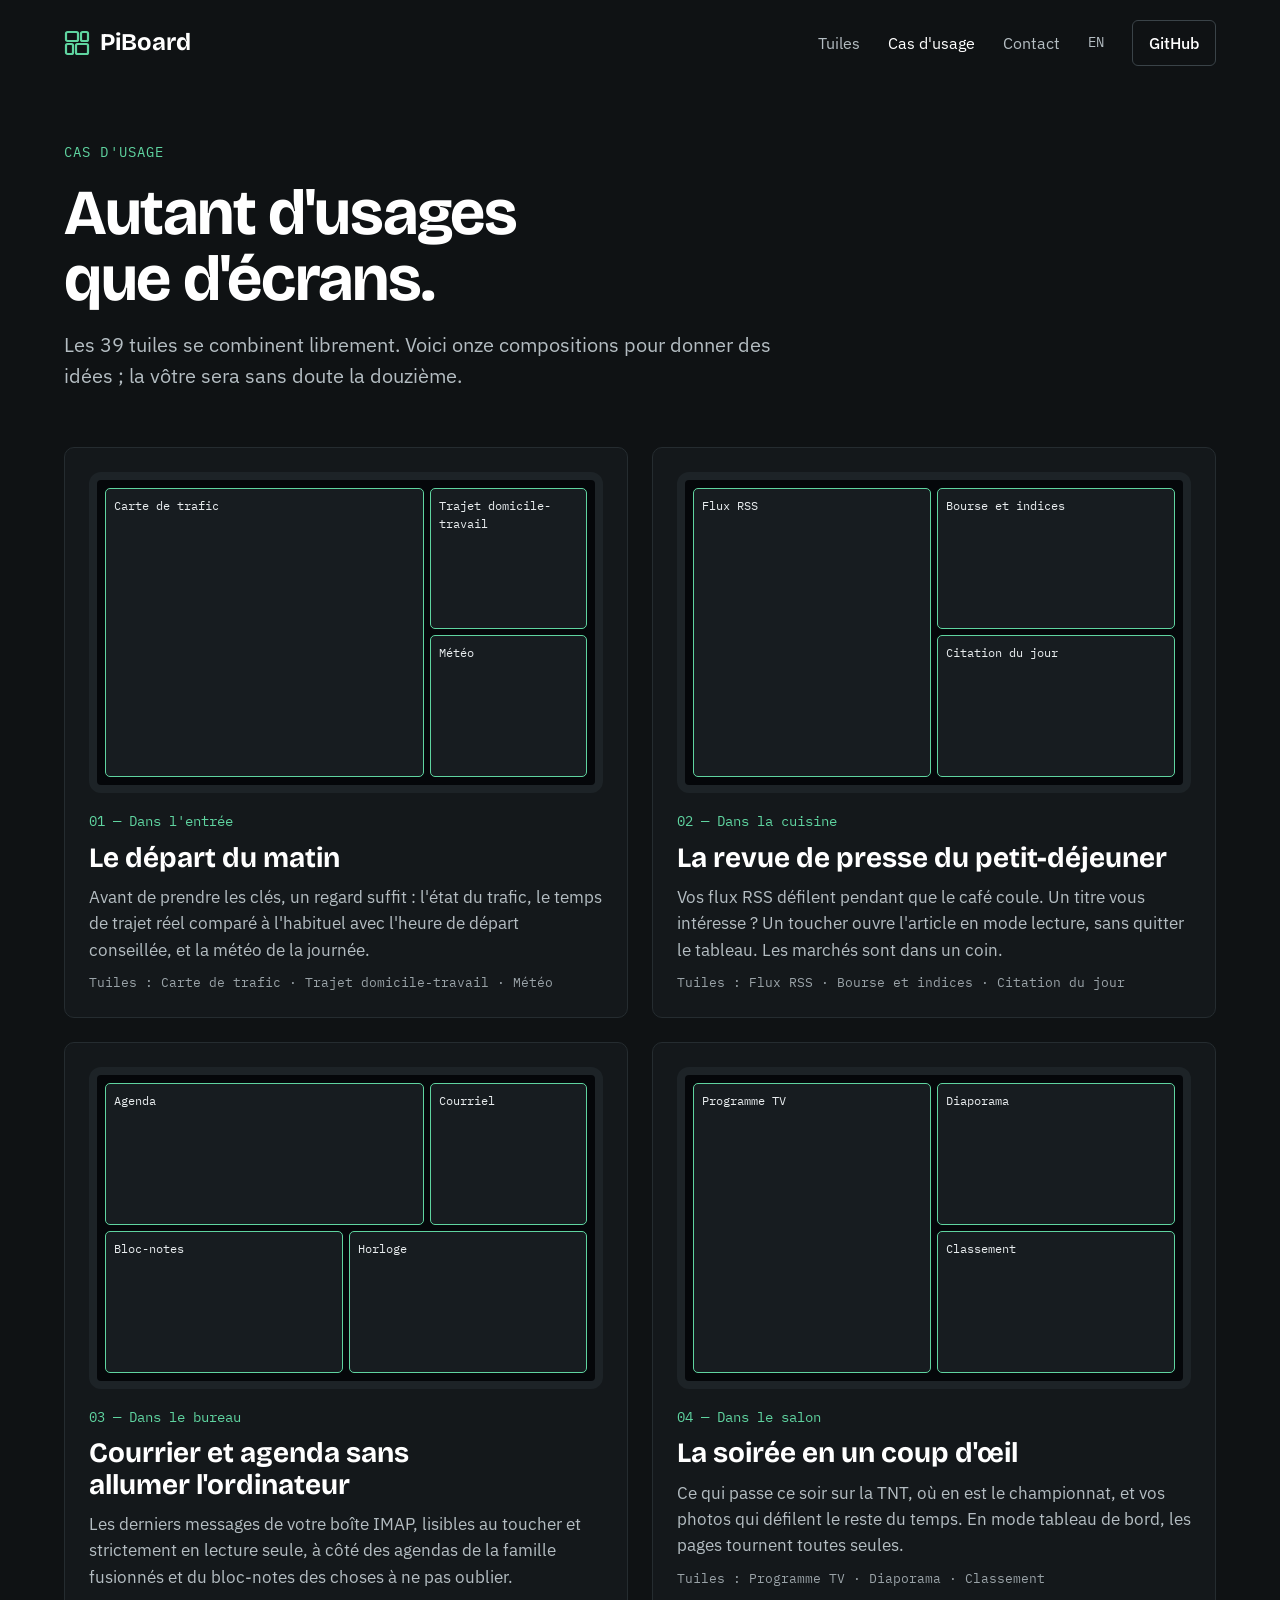
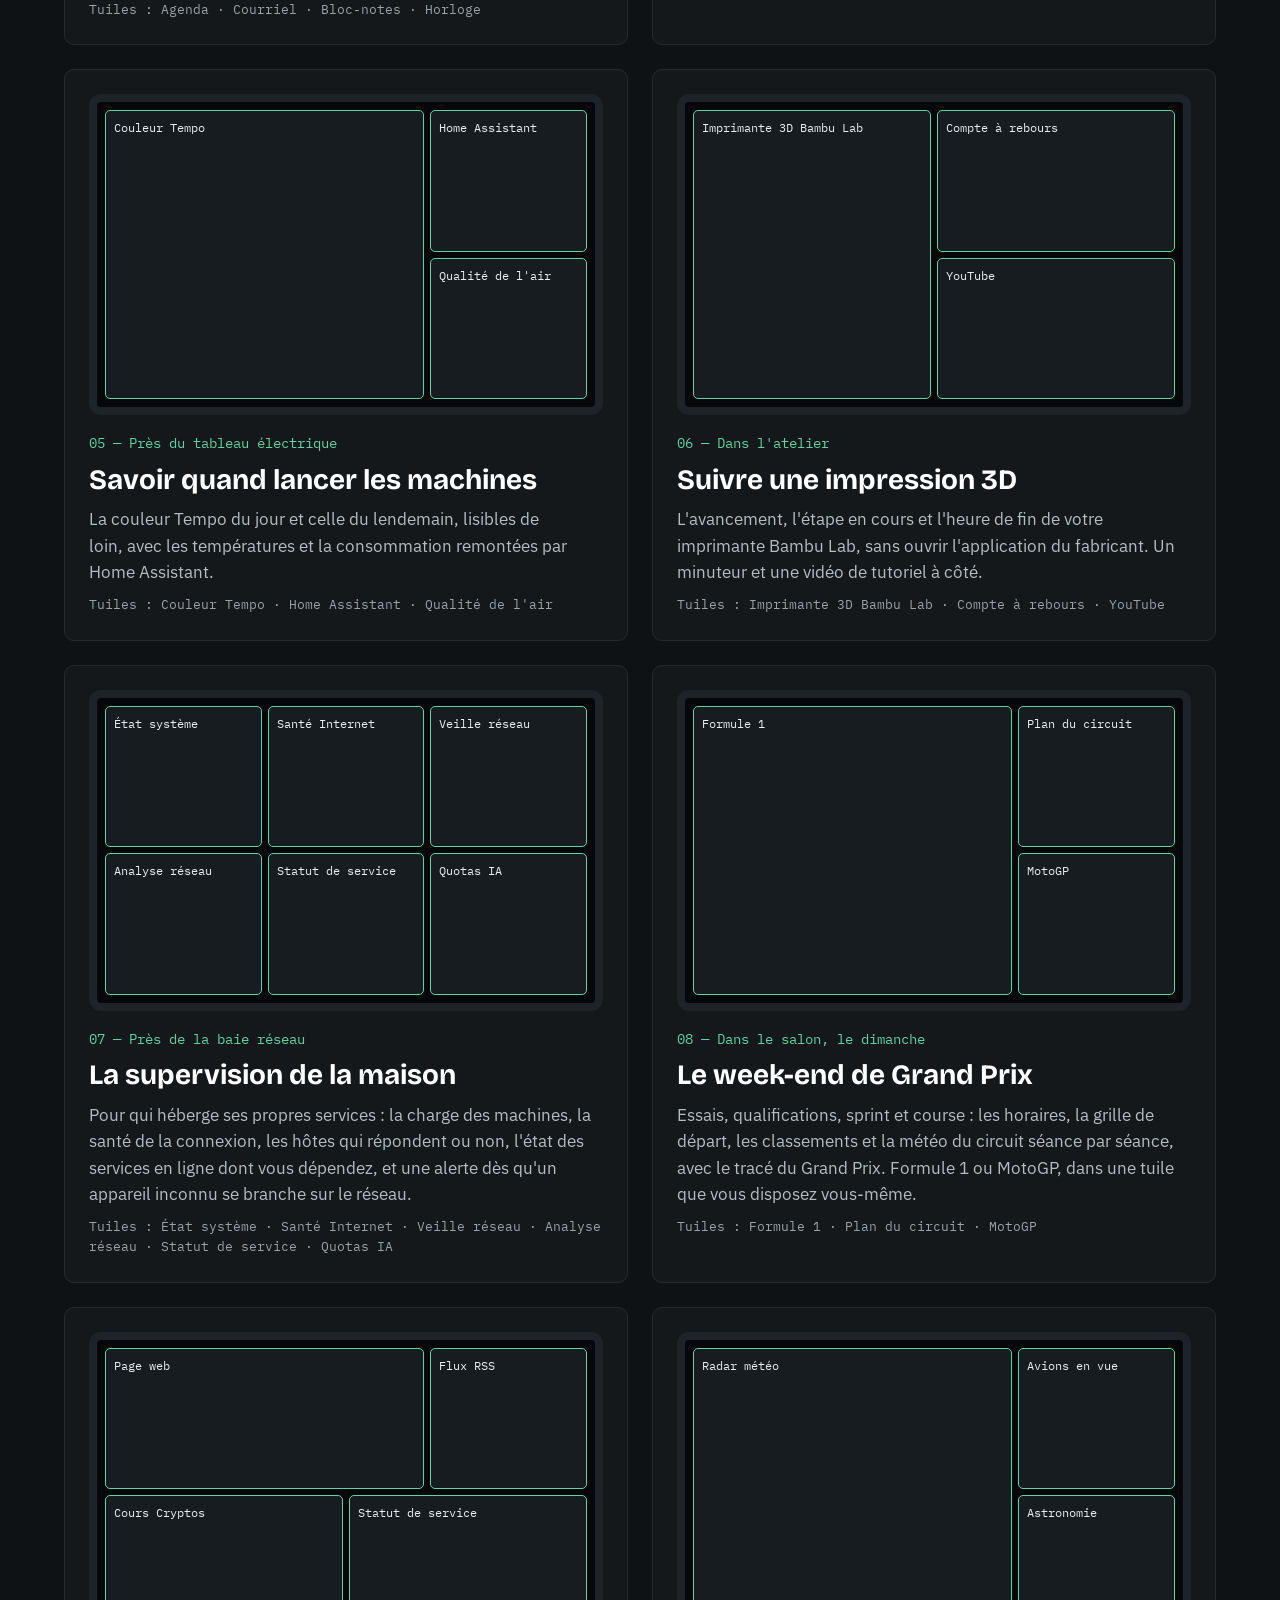
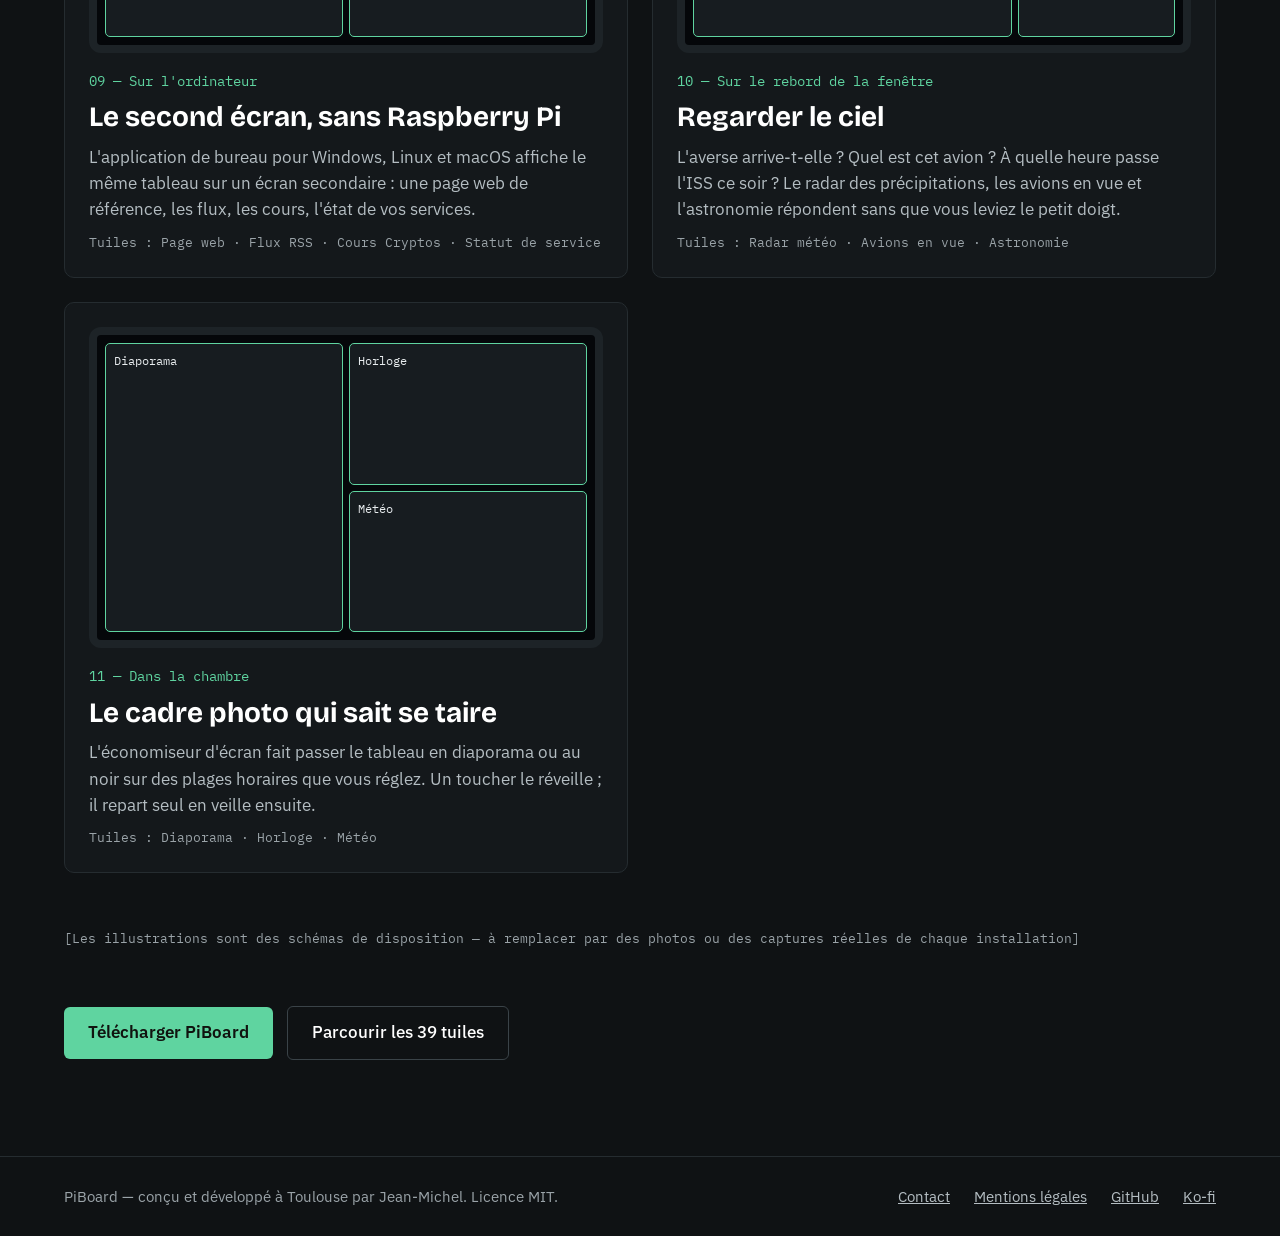
<file: cas-usage.html>
<!doctype html>
<html lang="fr">
<head>
<meta charset="utf-8">
<meta name="viewport" content="width=device-width, initial-scale=1">
<title>PiBoard — cas d'usage</title>
<link rel="icon" href="images/favicon.svg" type="image/svg+xml">
<link rel="preconnect" href="https://fonts.googleapis.com">
<link rel="stylesheet" href="https://fonts.googleapis.com/css2?family=Bricolage+Grotesque:opsz,wght@12..96,500;12..96,700&amp;family=IBM+Plex+Sans:wght@400;500;600&amp;family=IBM+Plex+Mono:wght@400;500&amp;display=swap">
<link rel="stylesheet" href="style.css">
</head>
<body>
<div style="background: #0f1214; color: #e9edef; font-family: 'IBM Plex Sans', 'Segoe UI', system-ui, sans-serif; font-size: 17px; line-height: 1.55">

<header style="max-width: 1200px; margin: 0 auto; padding: 20px 24px; box-sizing: border-box; display: flex; flex-wrap: wrap; align-items: center; justify-content: space-between; gap: 16px">
<a href="index.html" style="display: flex; align-items: center; gap: 10px; text-decoration: none; font-family: 'Bricolage Grotesque', 'Trebuchet MS', sans-serif; font-weight: 700; font-size: 24px; color: #ffffff; min-height: 44px">
<svg width="26" height="26" viewBox="0 0 26 26" fill="none" class="acc-stroke" stroke-width="2.2" aria-hidden="true"><rect x="2" y="2" width="12" height="9" rx="1.5"></rect><rect x="17" y="2" width="7" height="9" rx="1.5"></rect><rect x="2" y="14" width="7" height="10" rx="1.5"></rect><rect x="12" y="14" width="12" height="10" rx="1.5"></rect></svg>
<span>PiBoard</span>
</a>
<nav aria-label="Navigation principale" style="display: flex; flex-wrap: wrap; align-items: center; gap: 8px 28px; font-size: 16px">
<a href="tuiles.html" style="text-decoration: none; color: #b4bdc2; min-height: 44px; display: flex; align-items: center">Tuiles</a>
<a href="cas-usage.html" aria-current="page" style="text-decoration: none; color: #ffffff; min-height: 44px; display: flex; align-items: center">Cas d'usage</a>
<a href="contact.html" style="text-decoration: none; color: #b4bdc2; min-height: 44px; display: flex; align-items: center">Contact</a>
<a href="en/use-cases.html" lang="en" aria-label="English version" style="text-decoration: none; color: #b4bdc2; min-height: 44px; display: flex; align-items: center; font-family: 'IBM Plex Mono', Consolas, monospace; font-size: 14px">EN</a>
<a href="https://github.com/jihemezes/piboard" target="_blank" rel="noopener" style="text-decoration: none; color: #ffffff; border: 1px solid #3a4348; border-radius: 6px; padding: 0 16px; min-height: 44px; display: flex; align-items: center; font-weight: 500">GitHub</a>
</nav>
</header>

<main style="max-width: 1200px; margin: 0 auto; padding: 56px 24px 96px; box-sizing: border-box; display: flex; flex-direction: column; gap: 56px">

<div style="display: flex; flex-direction: column; gap: 16px; max-width: 760px">
<div style="font-family: 'IBM Plex Mono', Consolas, monospace; font-size: 14px; letter-spacing: 0.08em; text-transform: uppercase; color: var(--accent)">Cas d'usage</div>
<h1 style="margin: 0; font-family: 'Bricolage Grotesque', 'Trebuchet MS', sans-serif; font-weight: 700; font-size: clamp(38px, 5.5vw, 64px); line-height: 1.04; letter-spacing: -0.02em; color: #ffffff; text-wrap: balance">Autant d'usages que d'écrans.</h1>
<p style="margin: 0; font-size: 20px; color: #b4bdc2; text-wrap: pretty">Les 39 tuiles se combinent librement. Voici onze compositions pour donner des idées ; la vôtre sera sans doute la douzième.</p>
</div>

<div style="display: grid; grid-template-columns: repeat(auto-fit, minmax(min(460px, 100%), 1fr)); gap: 24px">

<article style="background: #14181b; border: 1px solid #252c30; border-radius: 10px; padding: 24px; display: flex; flex-direction: column; gap: 18px">
<div aria-hidden="true" style="background: #05070a; border: 8px solid #1d2327; border-radius: 12px; padding: 8px; aspect-ratio: 16 / 10; box-sizing: border-box; display: grid; grid-template-columns: repeat(6, minmax(0, 1fr)); grid-template-rows: repeat(4, minmax(0, 1fr)); gap: 6px; font-family: 'IBM Plex Mono', Consolas, monospace; font-size: clamp(9px, 1vw, 12px); color: #e9edef">

<div style="grid-column: span 4; grid-row: span 4; background: #171c20; border: 1px solid #5fd4a0; border-radius: 5px; padding: 8px; overflow: hidden">Carte de trafic</div>

<div style="grid-column: span 2; grid-row: span 2; background: #171c20; border: 1px solid #5fd4a0; border-radius: 5px; padding: 8px; overflow: hidden">Trajet domicile-travail</div>

<div style="grid-column: span 2; grid-row: span 2; background: #171c20; border: 1px solid #5fd4a0; border-radius: 5px; padding: 8px; overflow: hidden">Météo</div>

</div>
<div style="display: flex; flex-direction: column; gap: 10px">
<div style="font-family: 'IBM Plex Mono', Consolas, monospace; font-size: 14px; color: #5fd4a0">01 — Dans l'entrée</div>
<h2 style="margin: 0; font-family: 'Bricolage Grotesque', 'Trebuchet MS', sans-serif; font-weight: 700; font-size: 28px; line-height: 1.12; color: #ffffff; text-wrap: balance">Le départ du matin</h2>
<p style="margin: 0; color: #b4bdc2; text-wrap: pretty">Avant de prendre les clés, un regard suffit : l'état du trafic, le temps de trajet réel comparé à l'habituel avec l'heure de départ conseillée, et la météo de la journée.</p>
<div style="font-family: 'IBM Plex Mono', Consolas, monospace; font-size: 13px; color: #9aa3a8">Tuiles : Carte de trafic · Trajet domicile-travail · Météo</div>
</div>
</article>

<article style="background: #14181b; border: 1px solid #252c30; border-radius: 10px; padding: 24px; display: flex; flex-direction: column; gap: 18px">
<div aria-hidden="true" style="background: #05070a; border: 8px solid #1d2327; border-radius: 12px; padding: 8px; aspect-ratio: 16 / 10; box-sizing: border-box; display: grid; grid-template-columns: repeat(6, minmax(0, 1fr)); grid-template-rows: repeat(4, minmax(0, 1fr)); gap: 6px; font-family: 'IBM Plex Mono', Consolas, monospace; font-size: clamp(9px, 1vw, 12px); color: #e9edef">

<div style="grid-column: span 3; grid-row: span 4; background: #171c20; border: 1px solid #5fd4a0; border-radius: 5px; padding: 8px; overflow: hidden">Flux RSS</div>

<div style="grid-column: span 3; grid-row: span 2; background: #171c20; border: 1px solid #5fd4a0; border-radius: 5px; padding: 8px; overflow: hidden">Bourse et indices</div>

<div style="grid-column: span 3; grid-row: span 2; background: #171c20; border: 1px solid #5fd4a0; border-radius: 5px; padding: 8px; overflow: hidden">Citation du jour</div>

</div>
<div style="display: flex; flex-direction: column; gap: 10px">
<div style="font-family: 'IBM Plex Mono', Consolas, monospace; font-size: 14px; color: #5fd4a0">02 — Dans la cuisine</div>
<h2 style="margin: 0; font-family: 'Bricolage Grotesque', 'Trebuchet MS', sans-serif; font-weight: 700; font-size: 28px; line-height: 1.12; color: #ffffff; text-wrap: balance">La revue de presse du petit-déjeuner</h2>
<p style="margin: 0; color: #b4bdc2; text-wrap: pretty">Vos flux RSS défilent pendant que le café coule. Un titre vous intéresse ? Un toucher ouvre l'article en mode lecture, sans quitter le tableau. Les marchés sont dans un coin.</p>
<div style="font-family: 'IBM Plex Mono', Consolas, monospace; font-size: 13px; color: #9aa3a8">Tuiles : Flux RSS · Bourse et indices · Citation du jour</div>
</div>
</article>

<article style="background: #14181b; border: 1px solid #252c30; border-radius: 10px; padding: 24px; display: flex; flex-direction: column; gap: 18px">
<div aria-hidden="true" style="background: #05070a; border: 8px solid #1d2327; border-radius: 12px; padding: 8px; aspect-ratio: 16 / 10; box-sizing: border-box; display: grid; grid-template-columns: repeat(6, minmax(0, 1fr)); grid-template-rows: repeat(4, minmax(0, 1fr)); gap: 6px; font-family: 'IBM Plex Mono', Consolas, monospace; font-size: clamp(9px, 1vw, 12px); color: #e9edef">

<div style="grid-column: span 4; grid-row: span 2; background: #171c20; border: 1px solid #5fd4a0; border-radius: 5px; padding: 8px; overflow: hidden">Agenda</div>

<div style="grid-column: span 2; grid-row: span 2; background: #171c20; border: 1px solid #5fd4a0; border-radius: 5px; padding: 8px; overflow: hidden">Courriel</div>

<div style="grid-column: span 3; grid-row: span 2; background: #171c20; border: 1px solid #5fd4a0; border-radius: 5px; padding: 8px; overflow: hidden">Bloc-notes</div>

<div style="grid-column: span 3; grid-row: span 2; background: #171c20; border: 1px solid #5fd4a0; border-radius: 5px; padding: 8px; overflow: hidden">Horloge</div>

</div>
<div style="display: flex; flex-direction: column; gap: 10px">
<div style="font-family: 'IBM Plex Mono', Consolas, monospace; font-size: 14px; color: #5fd4a0">03 — Dans le bureau</div>
<h2 style="margin: 0; font-family: 'Bricolage Grotesque', 'Trebuchet MS', sans-serif; font-weight: 700; font-size: 28px; line-height: 1.12; color: #ffffff; text-wrap: balance">Courrier et agenda sans allumer l'ordinateur</h2>
<p style="margin: 0; color: #b4bdc2; text-wrap: pretty">Les derniers messages de votre boîte IMAP, lisibles au toucher et strictement en lecture seule, à côté des agendas de la famille fusionnés et du bloc-notes des choses à ne pas oublier.</p>
<div style="font-family: 'IBM Plex Mono', Consolas, monospace; font-size: 13px; color: #9aa3a8">Tuiles : Agenda · Courriel · Bloc-notes · Horloge</div>
</div>
</article>

<article style="background: #14181b; border: 1px solid #252c30; border-radius: 10px; padding: 24px; display: flex; flex-direction: column; gap: 18px">
<div aria-hidden="true" style="background: #05070a; border: 8px solid #1d2327; border-radius: 12px; padding: 8px; aspect-ratio: 16 / 10; box-sizing: border-box; display: grid; grid-template-columns: repeat(6, minmax(0, 1fr)); grid-template-rows: repeat(4, minmax(0, 1fr)); gap: 6px; font-family: 'IBM Plex Mono', Consolas, monospace; font-size: clamp(9px, 1vw, 12px); color: #e9edef">

<div style="grid-column: span 3; grid-row: span 4; background: #171c20; border: 1px solid #5fd4a0; border-radius: 5px; padding: 8px; overflow: hidden">Programme TV</div>

<div style="grid-column: span 3; grid-row: span 2; background: #171c20; border: 1px solid #5fd4a0; border-radius: 5px; padding: 8px; overflow: hidden">Diaporama</div>

<div style="grid-column: span 3; grid-row: span 2; background: #171c20; border: 1px solid #5fd4a0; border-radius: 5px; padding: 8px; overflow: hidden">Classement</div>

</div>
<div style="display: flex; flex-direction: column; gap: 10px">
<div style="font-family: 'IBM Plex Mono', Consolas, monospace; font-size: 14px; color: #5fd4a0">04 — Dans le salon</div>
<h2 style="margin: 0; font-family: 'Bricolage Grotesque', 'Trebuchet MS', sans-serif; font-weight: 700; font-size: 28px; line-height: 1.12; color: #ffffff; text-wrap: balance">La soirée en un coup d'œil</h2>
<p style="margin: 0; color: #b4bdc2; text-wrap: pretty">Ce qui passe ce soir sur la TNT, où en est le championnat, et vos photos qui défilent le reste du temps. En mode tableau de bord, les pages tournent toutes seules.</p>
<div style="font-family: 'IBM Plex Mono', Consolas, monospace; font-size: 13px; color: #9aa3a8">Tuiles : Programme TV · Diaporama · Classement</div>
</div>
</article>

<article style="background: #14181b; border: 1px solid #252c30; border-radius: 10px; padding: 24px; display: flex; flex-direction: column; gap: 18px">
<div aria-hidden="true" style="background: #05070a; border: 8px solid #1d2327; border-radius: 12px; padding: 8px; aspect-ratio: 16 / 10; box-sizing: border-box; display: grid; grid-template-columns: repeat(6, minmax(0, 1fr)); grid-template-rows: repeat(4, minmax(0, 1fr)); gap: 6px; font-family: 'IBM Plex Mono', Consolas, monospace; font-size: clamp(9px, 1vw, 12px); color: #e9edef">

<div style="grid-column: span 4; grid-row: span 4; background: #171c20; border: 1px solid #5fd4a0; border-radius: 5px; padding: 8px; overflow: hidden">Couleur Tempo</div>

<div style="grid-column: span 2; grid-row: span 2; background: #171c20; border: 1px solid #5fd4a0; border-radius: 5px; padding: 8px; overflow: hidden">Home Assistant</div>

<div style="grid-column: span 2; grid-row: span 2; background: #171c20; border: 1px solid #5fd4a0; border-radius: 5px; padding: 8px; overflow: hidden">Qualité de l'air</div>

</div>
<div style="display: flex; flex-direction: column; gap: 10px">
<div style="font-family: 'IBM Plex Mono', Consolas, monospace; font-size: 14px; color: #5fd4a0">05 — Près du tableau électrique</div>
<h2 style="margin: 0; font-family: 'Bricolage Grotesque', 'Trebuchet MS', sans-serif; font-weight: 700; font-size: 28px; line-height: 1.12; color: #ffffff; text-wrap: balance">Savoir quand lancer les machines</h2>
<p style="margin: 0; color: #b4bdc2; text-wrap: pretty">La couleur Tempo du jour et celle du lendemain, lisibles de loin, avec les températures et la consommation remontées par Home Assistant.</p>
<div style="font-family: 'IBM Plex Mono', Consolas, monospace; font-size: 13px; color: #9aa3a8">Tuiles : Couleur Tempo · Home Assistant · Qualité de l'air</div>
</div>
</article>

<article style="background: #14181b; border: 1px solid #252c30; border-radius: 10px; padding: 24px; display: flex; flex-direction: column; gap: 18px">
<div aria-hidden="true" style="background: #05070a; border: 8px solid #1d2327; border-radius: 12px; padding: 8px; aspect-ratio: 16 / 10; box-sizing: border-box; display: grid; grid-template-columns: repeat(6, minmax(0, 1fr)); grid-template-rows: repeat(4, minmax(0, 1fr)); gap: 6px; font-family: 'IBM Plex Mono', Consolas, monospace; font-size: clamp(9px, 1vw, 12px); color: #e9edef">

<div style="grid-column: span 3; grid-row: span 4; background: #171c20; border: 1px solid #5fd4a0; border-radius: 5px; padding: 8px; overflow: hidden">Imprimante 3D Bambu Lab</div>

<div style="grid-column: span 3; grid-row: span 2; background: #171c20; border: 1px solid #5fd4a0; border-radius: 5px; padding: 8px; overflow: hidden">Compte à rebours</div>

<div style="grid-column: span 3; grid-row: span 2; background: #171c20; border: 1px solid #5fd4a0; border-radius: 5px; padding: 8px; overflow: hidden">YouTube</div>

</div>
<div style="display: flex; flex-direction: column; gap: 10px">
<div style="font-family: 'IBM Plex Mono', Consolas, monospace; font-size: 14px; color: #5fd4a0">06 — Dans l'atelier</div>
<h2 style="margin: 0; font-family: 'Bricolage Grotesque', 'Trebuchet MS', sans-serif; font-weight: 700; font-size: 28px; line-height: 1.12; color: #ffffff; text-wrap: balance">Suivre une impression 3D</h2>
<p style="margin: 0; color: #b4bdc2; text-wrap: pretty">L'avancement, l'étape en cours et l'heure de fin de votre imprimante Bambu Lab, sans ouvrir l'application du fabricant. Un minuteur et une vidéo de tutoriel à côté.</p>
<div style="font-family: 'IBM Plex Mono', Consolas, monospace; font-size: 13px; color: #9aa3a8">Tuiles : Imprimante 3D Bambu Lab · Compte à rebours · YouTube</div>
</div>
</article>

<article style="background: #14181b; border: 1px solid #252c30; border-radius: 10px; padding: 24px; display: flex; flex-direction: column; gap: 18px">
<div aria-hidden="true" style="background: #05070a; border: 8px solid #1d2327; border-radius: 12px; padding: 8px; aspect-ratio: 16 / 10; box-sizing: border-box; display: grid; grid-template-columns: repeat(6, minmax(0, 1fr)); grid-template-rows: repeat(4, minmax(0, 1fr)); gap: 6px; font-family: 'IBM Plex Mono', Consolas, monospace; font-size: clamp(9px, 1vw, 12px); color: #e9edef">

<div style="grid-column: span 2; grid-row: span 2; background: #171c20; border: 1px solid #5fd4a0; border-radius: 5px; padding: 8px; overflow: hidden">État système</div>

<div style="grid-column: span 2; grid-row: span 2; background: #171c20; border: 1px solid #5fd4a0; border-radius: 5px; padding: 8px; overflow: hidden">Santé Internet</div>

<div style="grid-column: span 2; grid-row: span 2; background: #171c20; border: 1px solid #5fd4a0; border-radius: 5px; padding: 8px; overflow: hidden">Veille réseau</div>

<div style="grid-column: span 2; grid-row: span 2; background: #171c20; border: 1px solid #5fd4a0; border-radius: 5px; padding: 8px; overflow: hidden">Analyse réseau</div>

<div style="grid-column: span 2; grid-row: span 2; background: #171c20; border: 1px solid #5fd4a0; border-radius: 5px; padding: 8px; overflow: hidden">Statut de service</div>

<div style="grid-column: span 2; grid-row: span 2; background: #171c20; border: 1px solid #5fd4a0; border-radius: 5px; padding: 8px; overflow: hidden">Quotas IA</div>

</div>
<div style="display: flex; flex-direction: column; gap: 10px">
<div style="font-family: 'IBM Plex Mono', Consolas, monospace; font-size: 14px; color: #5fd4a0">07 — Près de la baie réseau</div>
<h2 style="margin: 0; font-family: 'Bricolage Grotesque', 'Trebuchet MS', sans-serif; font-weight: 700; font-size: 28px; line-height: 1.12; color: #ffffff; text-wrap: balance">La supervision de la maison</h2>
<p style="margin: 0; color: #b4bdc2; text-wrap: pretty">Pour qui héberge ses propres services : la charge des machines, la santé de la connexion, les hôtes qui répondent ou non, l'état des services en ligne dont vous dépendez, et une alerte dès qu'un appareil inconnu se branche sur le réseau.</p>
<div style="font-family: 'IBM Plex Mono', Consolas, monospace; font-size: 13px; color: #9aa3a8">Tuiles : État système · Santé Internet · Veille réseau · Analyse réseau · Statut de service · Quotas IA</div>
</div>
</article>

<article style="background: #14181b; border: 1px solid #252c30; border-radius: 10px; padding: 24px; display: flex; flex-direction: column; gap: 18px">
<div aria-hidden="true" style="background: #05070a; border: 8px solid #1d2327; border-radius: 12px; padding: 8px; aspect-ratio: 16 / 10; box-sizing: border-box; display: grid; grid-template-columns: repeat(6, minmax(0, 1fr)); grid-template-rows: repeat(4, minmax(0, 1fr)); gap: 6px; font-family: 'IBM Plex Mono', Consolas, monospace; font-size: clamp(9px, 1vw, 12px); color: #e9edef">

<div style="grid-column: span 4; grid-row: span 4; background: #171c20; border: 1px solid #5fd4a0; border-radius: 5px; padding: 8px; overflow: hidden">Formule 1</div>

<div style="grid-column: span 2; grid-row: span 2; background: #171c20; border: 1px solid #5fd4a0; border-radius: 5px; padding: 8px; overflow: hidden">Plan du circuit</div>

<div style="grid-column: span 2; grid-row: span 2; background: #171c20; border: 1px solid #5fd4a0; border-radius: 5px; padding: 8px; overflow: hidden">MotoGP</div>

</div>
<div style="display: flex; flex-direction: column; gap: 10px">
<div style="font-family: 'IBM Plex Mono', Consolas, monospace; font-size: 14px; color: #5fd4a0">08 — Dans le salon, le dimanche</div>
<h2 style="margin: 0; font-family: 'Bricolage Grotesque', 'Trebuchet MS', sans-serif; font-weight: 700; font-size: 28px; line-height: 1.12; color: #ffffff; text-wrap: balance">Le week-end de Grand Prix</h2>
<p style="margin: 0; color: #b4bdc2; text-wrap: pretty">Essais, qualifications, sprint et course : les horaires, la grille de départ, les classements et la météo du circuit séance par séance, avec le tracé du Grand Prix. Formule 1 ou MotoGP, dans une tuile que vous disposez vous-même.</p>
<div style="font-family: 'IBM Plex Mono', Consolas, monospace; font-size: 13px; color: #9aa3a8">Tuiles : Formule 1 · Plan du circuit · MotoGP</div>
</div>
</article>

<article style="background: #14181b; border: 1px solid #252c30; border-radius: 10px; padding: 24px; display: flex; flex-direction: column; gap: 18px">
<div aria-hidden="true" style="background: #05070a; border: 8px solid #1d2327; border-radius: 12px; padding: 8px; aspect-ratio: 16 / 10; box-sizing: border-box; display: grid; grid-template-columns: repeat(6, minmax(0, 1fr)); grid-template-rows: repeat(4, minmax(0, 1fr)); gap: 6px; font-family: 'IBM Plex Mono', Consolas, monospace; font-size: clamp(9px, 1vw, 12px); color: #e9edef">

<div style="grid-column: span 4; grid-row: span 2; background: #171c20; border: 1px solid #5fd4a0; border-radius: 5px; padding: 8px; overflow: hidden">Page web</div>

<div style="grid-column: span 2; grid-row: span 2; background: #171c20; border: 1px solid #5fd4a0; border-radius: 5px; padding: 8px; overflow: hidden">Flux RSS</div>

<div style="grid-column: span 3; grid-row: span 2; background: #171c20; border: 1px solid #5fd4a0; border-radius: 5px; padding: 8px; overflow: hidden">Cours Cryptos</div>

<div style="grid-column: span 3; grid-row: span 2; background: #171c20; border: 1px solid #5fd4a0; border-radius: 5px; padding: 8px; overflow: hidden">Statut de service</div>

</div>
<div style="display: flex; flex-direction: column; gap: 10px">
<div style="font-family: 'IBM Plex Mono', Consolas, monospace; font-size: 14px; color: #5fd4a0">09 — Sur l'ordinateur</div>
<h2 style="margin: 0; font-family: 'Bricolage Grotesque', 'Trebuchet MS', sans-serif; font-weight: 700; font-size: 28px; line-height: 1.12; color: #ffffff; text-wrap: balance">Le second écran, sans Raspberry Pi</h2>
<p style="margin: 0; color: #b4bdc2; text-wrap: pretty">L'application de bureau pour Windows, Linux et macOS affiche le même tableau sur un écran secondaire : une page web de référence, les flux, les cours, l'état de vos services.</p>
<div style="font-family: 'IBM Plex Mono', Consolas, monospace; font-size: 13px; color: #9aa3a8">Tuiles : Page web · Flux RSS · Cours Cryptos · Statut de service</div>
</div>
</article>

<article style="background: #14181b; border: 1px solid #252c30; border-radius: 10px; padding: 24px; display: flex; flex-direction: column; gap: 18px">
<div aria-hidden="true" style="background: #05070a; border: 8px solid #1d2327; border-radius: 12px; padding: 8px; aspect-ratio: 16 / 10; box-sizing: border-box; display: grid; grid-template-columns: repeat(6, minmax(0, 1fr)); grid-template-rows: repeat(4, minmax(0, 1fr)); gap: 6px; font-family: 'IBM Plex Mono', Consolas, monospace; font-size: clamp(9px, 1vw, 12px); color: #e9edef">

<div style="grid-column: span 4; grid-row: span 4; background: #171c20; border: 1px solid #5fd4a0; border-radius: 5px; padding: 8px; overflow: hidden">Radar météo</div>

<div style="grid-column: span 2; grid-row: span 2; background: #171c20; border: 1px solid #5fd4a0; border-radius: 5px; padding: 8px; overflow: hidden">Avions en vue</div>

<div style="grid-column: span 2; grid-row: span 2; background: #171c20; border: 1px solid #5fd4a0; border-radius: 5px; padding: 8px; overflow: hidden">Astronomie</div>

</div>
<div style="display: flex; flex-direction: column; gap: 10px">
<div style="font-family: 'IBM Plex Mono', Consolas, monospace; font-size: 14px; color: #5fd4a0">10 — Sur le rebord de la fenêtre</div>
<h2 style="margin: 0; font-family: 'Bricolage Grotesque', 'Trebuchet MS', sans-serif; font-weight: 700; font-size: 28px; line-height: 1.12; color: #ffffff; text-wrap: balance">Regarder le ciel</h2>
<p style="margin: 0; color: #b4bdc2; text-wrap: pretty">L'averse arrive-t-elle ? Quel est cet avion ? À quelle heure passe l'ISS ce soir ? Le radar des précipitations, les avions en vue et l'astronomie répondent sans que vous leviez le petit doigt.</p>
<div style="font-family: 'IBM Plex Mono', Consolas, monospace; font-size: 13px; color: #9aa3a8">Tuiles : Radar météo · Avions en vue · Astronomie</div>
</div>
</article>

<article style="background: #14181b; border: 1px solid #252c30; border-radius: 10px; padding: 24px; display: flex; flex-direction: column; gap: 18px">
<div aria-hidden="true" style="background: #05070a; border: 8px solid #1d2327; border-radius: 12px; padding: 8px; aspect-ratio: 16 / 10; box-sizing: border-box; display: grid; grid-template-columns: repeat(6, minmax(0, 1fr)); grid-template-rows: repeat(4, minmax(0, 1fr)); gap: 6px; font-family: 'IBM Plex Mono', Consolas, monospace; font-size: clamp(9px, 1vw, 12px); color: #e9edef">

<div style="grid-column: span 3; grid-row: span 4; background: #171c20; border: 1px solid #5fd4a0; border-radius: 5px; padding: 8px; overflow: hidden">Diaporama</div>

<div style="grid-column: span 3; grid-row: span 2; background: #171c20; border: 1px solid #5fd4a0; border-radius: 5px; padding: 8px; overflow: hidden">Horloge</div>

<div style="grid-column: span 3; grid-row: span 2; background: #171c20; border: 1px solid #5fd4a0; border-radius: 5px; padding: 8px; overflow: hidden">Météo</div>

</div>
<div style="display: flex; flex-direction: column; gap: 10px">
<div style="font-family: 'IBM Plex Mono', Consolas, monospace; font-size: 14px; color: #5fd4a0">11 — Dans la chambre</div>
<h2 style="margin: 0; font-family: 'Bricolage Grotesque', 'Trebuchet MS', sans-serif; font-weight: 700; font-size: 28px; line-height: 1.12; color: #ffffff; text-wrap: balance">Le cadre photo qui sait se taire</h2>
<p style="margin: 0; color: #b4bdc2; text-wrap: pretty">L'économiseur d'écran fait passer le tableau en diaporama ou au noir sur des plages horaires que vous réglez. Un toucher le réveille ; il repart seul en veille ensuite.</p>
<div style="font-family: 'IBM Plex Mono', Consolas, monospace; font-size: 13px; color: #9aa3a8">Tuiles : Diaporama · Horloge · Météo</div>
</div>
</article>

</div>

<p style="margin: 0; font-family: 'IBM Plex Mono', Consolas, monospace; font-size: 13px; color: #9aa3a8">[Les illustrations sont des schémas de disposition — à remplacer par des photos ou des captures réelles de chaque installation]</p>

<div style="display: flex; flex-wrap: wrap; gap: 14px; align-items: center">
<a href="https://github.com/jihemezes/piboard/releases" target="_blank" rel="noopener" style="text-decoration: none; background: var(--accent); color: #10130f; font-weight: 600; border-radius: 6px; padding: 0 24px; min-height: 52px; display: flex; align-items: center">Télécharger PiBoard</a>
<a href="tuiles.html" style="text-decoration: none; color: #ffffff; border: 1px solid #3a4348; border-radius: 6px; padding: 0 24px; min-height: 52px; display: flex; align-items: center; font-weight: 500">Parcourir les 39 tuiles</a>
</div>

</main>

<footer style="border-top: 1px solid #252c30">
<div style="max-width: 1200px; margin: 0 auto; padding: 28px 24px; box-sizing: border-box; display: flex; flex-wrap: wrap; justify-content: space-between; gap: 12px 24px; font-size: 15px; color: #9aa3a8">
<div>PiBoard — conçu et développé à Toulouse par Jean-Michel. Licence MIT.</div>
<div style="display: flex; flex-wrap: wrap; gap: 8px 24px">
<a href="contact.html" style="color: #b4bdc2">Contact</a>
<a href="mentions-legales.html" style="color: #b4bdc2">Mentions légales</a>
<a href="https://github.com/jihemezes/piboard" target="_blank" rel="noopener" style="color: #b4bdc2">GitHub</a>
<a href="https://ko-fi.com/jihemezes" target="_blank" rel="noopener" style="color: #b4bdc2">Ko-fi</a>
</div>
</div>
</footer>

</div>

<script src="site.js"></script>
</body>
</html>
</file>
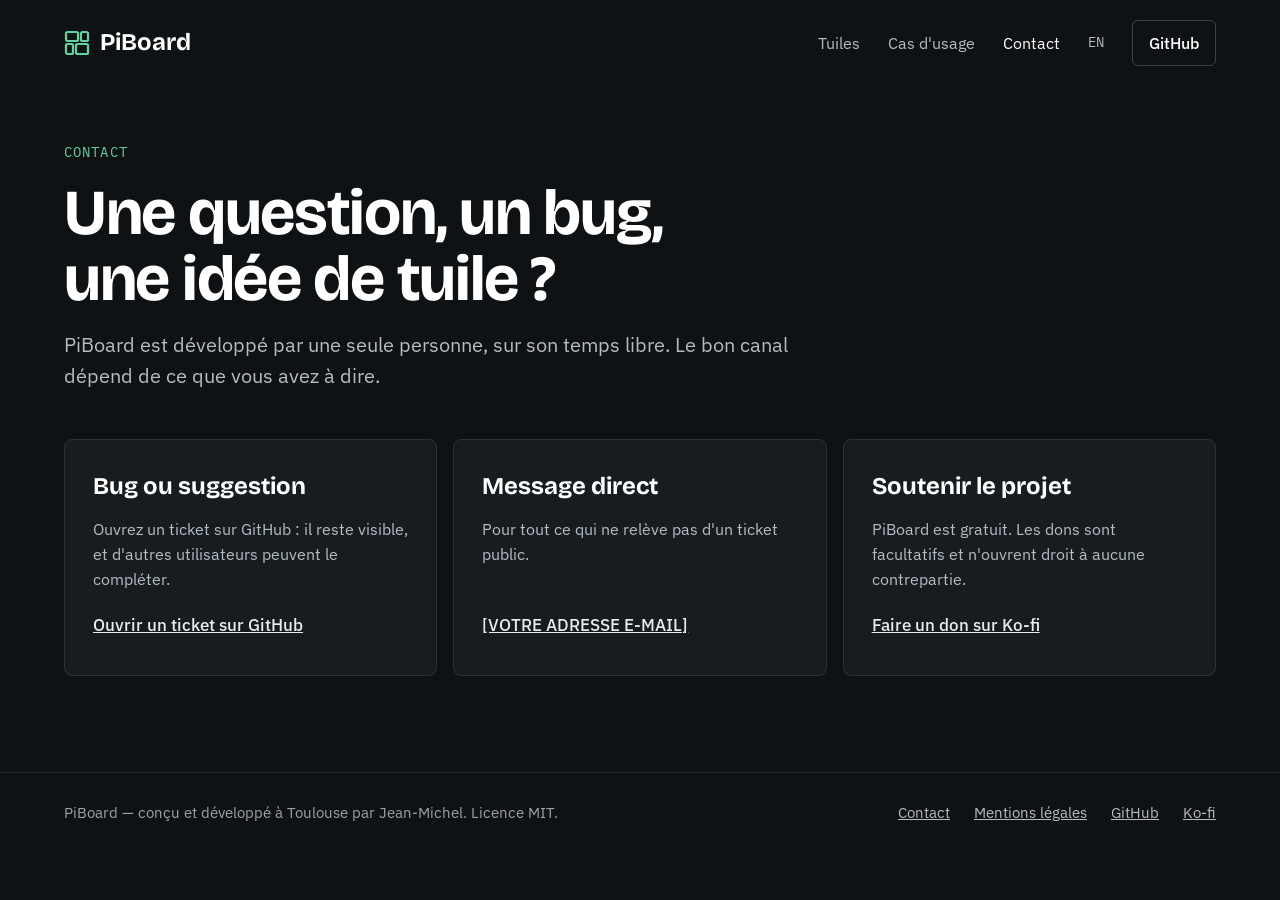
<file: contact.html>
<!doctype html>
<html lang="fr">
<head>
<meta charset="utf-8">
<meta name="viewport" content="width=device-width, initial-scale=1">
<title>PiBoard — contact</title>
<link rel="icon" href="images/favicon.svg" type="image/svg+xml">
<link rel="preconnect" href="https://fonts.googleapis.com">
<link rel="stylesheet" href="https://fonts.googleapis.com/css2?family=Bricolage+Grotesque:opsz,wght@12..96,500;12..96,700&amp;family=IBM+Plex+Sans:wght@400;500;600&amp;family=IBM+Plex+Mono:wght@400;500&amp;display=swap">
<link rel="stylesheet" href="style.css">
</head>
<body>
<div style="background: #0f1214; color: #e9edef; font-family: 'IBM Plex Sans', 'Segoe UI', system-ui, sans-serif; font-size: 17px; line-height: 1.55">

<header style="max-width: 1200px; margin: 0 auto; padding: 20px 24px; box-sizing: border-box; display: flex; flex-wrap: wrap; align-items: center; justify-content: space-between; gap: 16px">
<a href="index.html" style="display: flex; align-items: center; gap: 10px; text-decoration: none; font-family: 'Bricolage Grotesque', 'Trebuchet MS', sans-serif; font-weight: 700; font-size: 24px; color: #ffffff; min-height: 44px">
<svg width="26" height="26" viewBox="0 0 26 26" fill="none" class="acc-stroke" stroke-width="2.2" aria-hidden="true"><rect x="2" y="2" width="12" height="9" rx="1.5"></rect><rect x="17" y="2" width="7" height="9" rx="1.5"></rect><rect x="2" y="14" width="7" height="10" rx="1.5"></rect><rect x="12" y="14" width="12" height="10" rx="1.5"></rect></svg>
<span>PiBoard</span>
</a>
<nav aria-label="Navigation principale" style="display: flex; flex-wrap: wrap; align-items: center; gap: 8px 28px; font-size: 16px">
<a href="tuiles.html" style="text-decoration: none; color: #b4bdc2; min-height: 44px; display: flex; align-items: center">Tuiles</a>
<a href="cas-usage.html" style="text-decoration: none; color: #b4bdc2; min-height: 44px; display: flex; align-items: center">Cas d'usage</a>
<a href="contact.html" aria-current="page" style="text-decoration: none; color: #ffffff; min-height: 44px; display: flex; align-items: center">Contact</a>
<a href="en/contact.html" lang="en" aria-label="English version" style="text-decoration: none; color: #b4bdc2; min-height: 44px; display: flex; align-items: center; font-family: 'IBM Plex Mono', Consolas, monospace; font-size: 14px">EN</a>
<a href="https://github.com/jihemezes/piboard" target="_blank" rel="noopener" style="text-decoration: none; color: #ffffff; border: 1px solid #3a4348; border-radius: 6px; padding: 0 16px; min-height: 44px; display: flex; align-items: center; font-weight: 500">GitHub</a>
</nav>
</header>

<main style="max-width: 1200px; margin: 0 auto; padding: 56px 24px 96px; box-sizing: border-box; display: flex; flex-direction: column; gap: 48px">

<div style="display: flex; flex-direction: column; gap: 16px; max-width: 760px">
<div style="font-family: 'IBM Plex Mono', Consolas, monospace; font-size: 14px; letter-spacing: 0.08em; text-transform: uppercase; color: var(--accent)">Contact</div>
<h1 style="margin: 0; font-family: 'Bricolage Grotesque', 'Trebuchet MS', sans-serif; font-weight: 700; font-size: clamp(38px, 5.5vw, 64px); line-height: 1.04; letter-spacing: -0.02em; color: #ffffff; text-wrap: balance">Une question, un bug, une idée de tuile ?</h1>
<p style="margin: 0; font-size: 20px; color: #b4bdc2; text-wrap: pretty">PiBoard est développé par une seule personne, sur son temps libre. Le bon canal dépend de ce que vous avez à dire.</p>
</div>

<div style="display: grid; grid-template-columns: repeat(auto-fit, minmax(min(300px, 100%), 1fr)); gap: 16px">
<div style="background: #171c20; border: 1px solid #2a3237; border-radius: 8px; padding: 28px; display: flex; flex-direction: column; gap: 12px">
<h2 style="margin: 0; font-family: 'Bricolage Grotesque', 'Trebuchet MS', sans-serif; font-weight: 700; font-size: 24px; color: #ffffff">Bug ou suggestion</h2>
<p style="margin: 0; color: #b4bdc2; font-size: 16px; flex-grow: 1">Ouvrez un ticket sur GitHub : il reste visible, et d'autres utilisateurs peuvent le compléter.</p>
<a href="https://github.com/jihemezes/piboard/issues" target="_blank" rel="noopener" style="min-height: 44px; display: flex; align-items: center; font-weight: 500">Ouvrir un ticket sur GitHub</a>
</div>
<div style="background: #171c20; border: 1px solid #2a3237; border-radius: 8px; padding: 28px; display: flex; flex-direction: column; gap: 12px">
<h2 style="margin: 0; font-family: 'Bricolage Grotesque', 'Trebuchet MS', sans-serif; font-weight: 700; font-size: 24px; color: #ffffff">Message direct</h2>
<p style="margin: 0; color: #b4bdc2; font-size: 16px; flex-grow: 1">Pour tout ce qui ne relève pas d'un ticket public.</p>
<a href="mailto:[VOTRE ADRESSE E-MAIL]" style="min-height: 44px; display: flex; align-items: center; font-weight: 500">[VOTRE ADRESSE E-MAIL]</a>
</div>
<div style="background: #171c20; border: 1px solid #2a3237; border-radius: 8px; padding: 28px; display: flex; flex-direction: column; gap: 12px">
<h2 style="margin: 0; font-family: 'Bricolage Grotesque', 'Trebuchet MS', sans-serif; font-weight: 700; font-size: 24px; color: #ffffff">Soutenir le projet</h2>
<p style="margin: 0; color: #b4bdc2; font-size: 16px; flex-grow: 1">PiBoard est gratuit. Les dons sont facultatifs et n'ouvrent droit à aucune contrepartie.</p>
<a href="https://ko-fi.com/jihemezes" target="_blank" rel="noopener" style="min-height: 44px; display: flex; align-items: center; font-weight: 500">Faire un don sur Ko-fi</a>
</div>
</div>

</main>

<footer style="border-top: 1px solid #252c30">
<div style="max-width: 1200px; margin: 0 auto; padding: 28px 24px; box-sizing: border-box; display: flex; flex-wrap: wrap; justify-content: space-between; gap: 12px 24px; font-size: 15px; color: #9aa3a8">
<div>PiBoard — conçu et développé à Toulouse par Jean-Michel. Licence MIT.</div>
<div style="display: flex; flex-wrap: wrap; gap: 8px 24px">
<a href="contact.html" style="color: #b4bdc2">Contact</a>
<a href="mentions-legales.html" style="color: #b4bdc2">Mentions légales</a>
<a href="https://github.com/jihemezes/piboard" target="_blank" rel="noopener" style="color: #b4bdc2">GitHub</a>
<a href="https://ko-fi.com/jihemezes" target="_blank" rel="noopener" style="color: #b4bdc2">Ko-fi</a>
</div>
</div>
</footer>

</div>

<script src="site.js"></script>
</body>
</html>
</file>
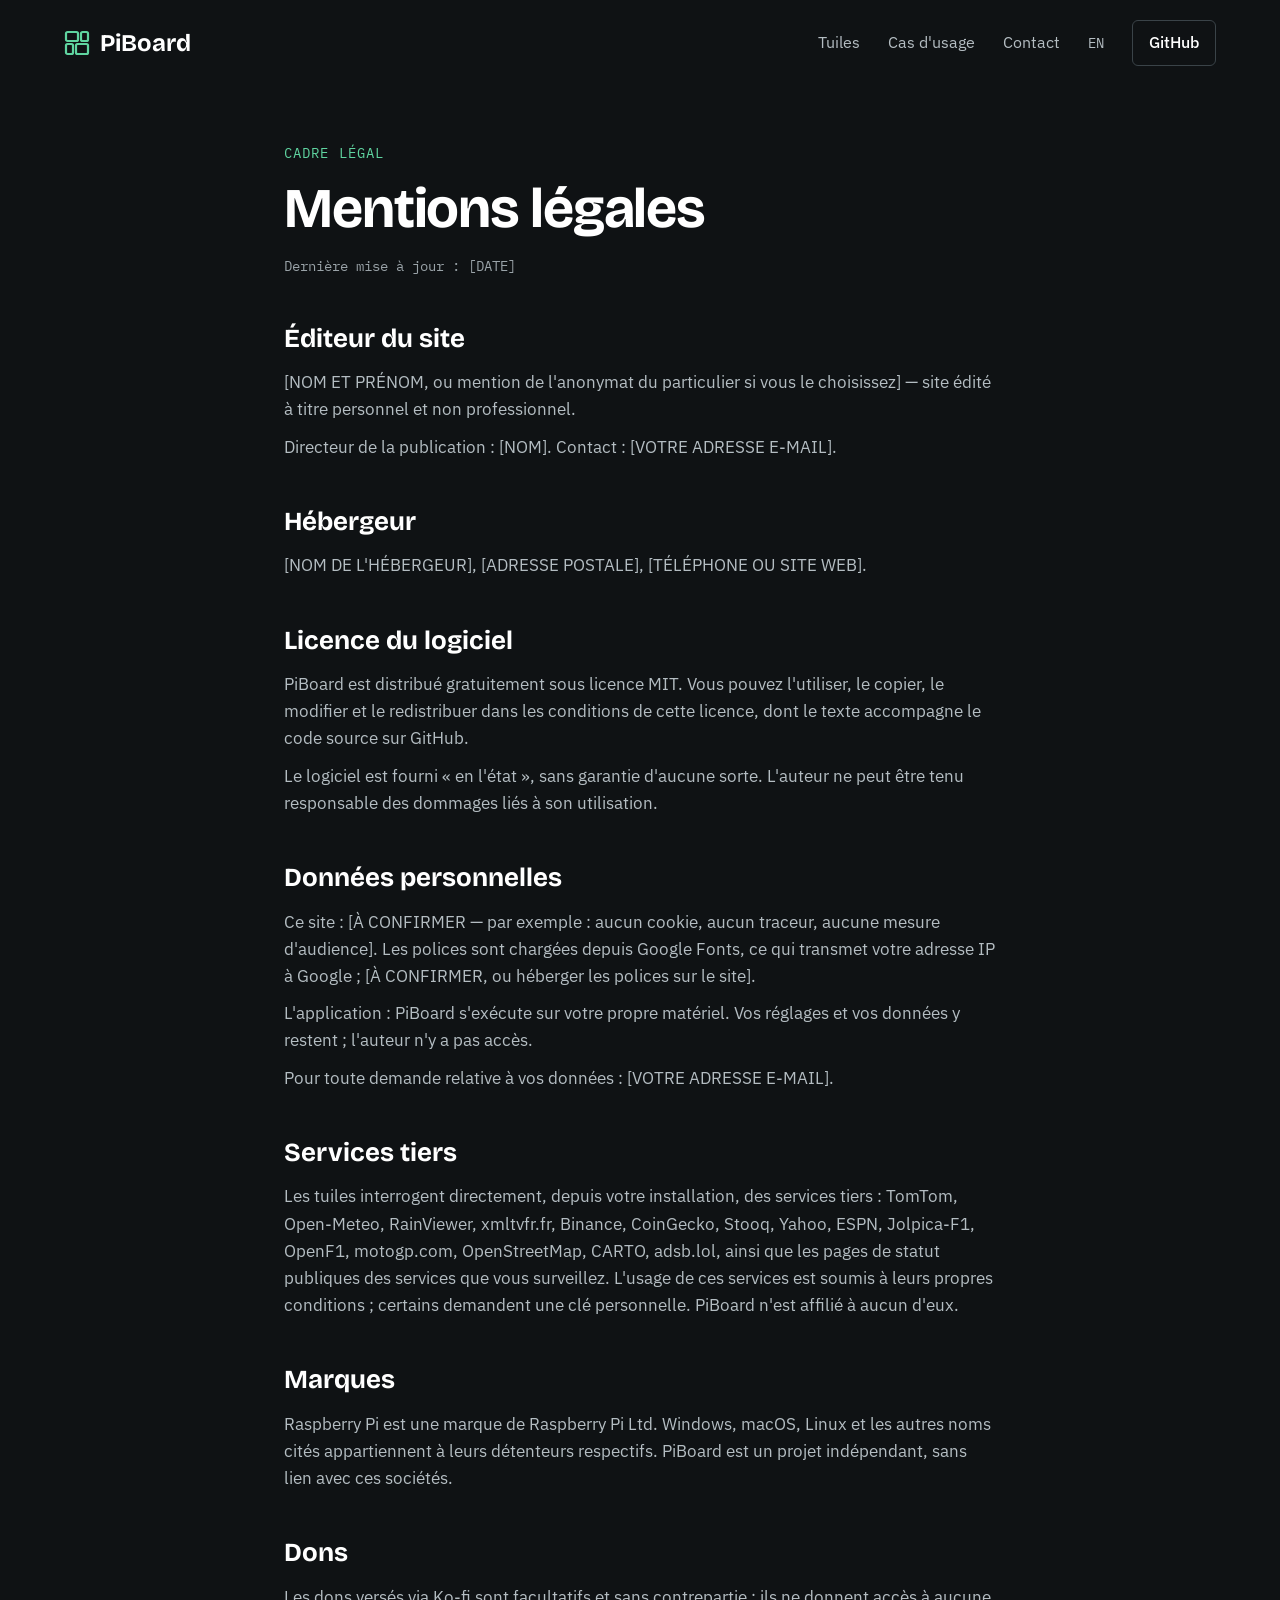
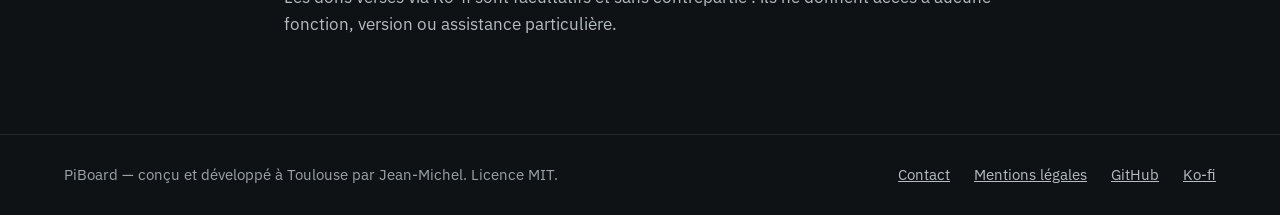
<file: mentions-legales.html>
<!doctype html>
<html lang="fr">
<head>
<meta charset="utf-8">
<meta name="viewport" content="width=device-width, initial-scale=1">
<title>PiBoard — mentions légales</title>
<link rel="icon" href="images/favicon.svg" type="image/svg+xml">
<link rel="preconnect" href="https://fonts.googleapis.com">
<link rel="stylesheet" href="https://fonts.googleapis.com/css2?family=Bricolage+Grotesque:opsz,wght@12..96,500;12..96,700&amp;family=IBM+Plex+Sans:wght@400;500;600&amp;family=IBM+Plex+Mono:wght@400;500&amp;display=swap">
<link rel="stylesheet" href="style.css">
</head>
<body>
<div style="background: #0f1214; color: #e9edef; font-family: 'IBM Plex Sans', 'Segoe UI', system-ui, sans-serif; font-size: 17px; line-height: 1.6">

<header style="max-width: 1200px; margin: 0 auto; padding: 20px 24px; box-sizing: border-box; display: flex; flex-wrap: wrap; align-items: center; justify-content: space-between; gap: 16px">
<a href="index.html" style="display: flex; align-items: center; gap: 10px; text-decoration: none; font-family: 'Bricolage Grotesque', 'Trebuchet MS', sans-serif; font-weight: 700; font-size: 24px; color: #ffffff; min-height: 44px">
<svg width="26" height="26" viewBox="0 0 26 26" fill="none" class="acc-stroke" stroke-width="2.2" aria-hidden="true"><rect x="2" y="2" width="12" height="9" rx="1.5"></rect><rect x="17" y="2" width="7" height="9" rx="1.5"></rect><rect x="2" y="14" width="7" height="10" rx="1.5"></rect><rect x="12" y="14" width="12" height="10" rx="1.5"></rect></svg>
<span>PiBoard</span>
</a>
<nav aria-label="Navigation principale" style="display: flex; flex-wrap: wrap; align-items: center; gap: 8px 28px; font-size: 16px">
<a href="tuiles.html" style="text-decoration: none; color: #b4bdc2; min-height: 44px; display: flex; align-items: center">Tuiles</a>
<a href="cas-usage.html" style="text-decoration: none; color: #b4bdc2; min-height: 44px; display: flex; align-items: center">Cas d'usage</a>
<a href="contact.html" style="text-decoration: none; color: #b4bdc2; min-height: 44px; display: flex; align-items: center">Contact</a>
<a href="en/legal.html" lang="en" aria-label="English version" style="text-decoration: none; color: #b4bdc2; min-height: 44px; display: flex; align-items: center; font-family: 'IBM Plex Mono', Consolas, monospace; font-size: 14px">EN</a>
<a href="https://github.com/jihemezes/piboard" target="_blank" rel="noopener" style="text-decoration: none; color: #ffffff; border: 1px solid #3a4348; border-radius: 6px; padding: 0 16px; min-height: 44px; display: flex; align-items: center; font-weight: 500">GitHub</a>
</nav>
</header>

<main style="max-width: 760px; margin: 0 auto; padding: 56px 24px 96px; box-sizing: border-box; display: flex; flex-direction: column; gap: 40px">

<div style="display: flex; flex-direction: column; gap: 16px">
<div style="font-family: 'IBM Plex Mono', Consolas, monospace; font-size: 14px; letter-spacing: 0.08em; text-transform: uppercase; color: var(--accent)">Cadre légal</div>
<h1 style="margin: 0; font-family: 'Bricolage Grotesque', 'Trebuchet MS', sans-serif; font-weight: 700; font-size: clamp(36px, 5vw, 56px); line-height: 1.05; letter-spacing: -0.02em; color: #ffffff">Mentions légales</h1>
<p style="margin: 0; color: #9aa3a8; font-family: 'IBM Plex Mono', Consolas, monospace; font-size: 14px">Dernière mise à jour : [DATE]</p>
</div>

<section style="display: flex; flex-direction: column; gap: 10px">
<h2 style="margin: 0; font-family: 'Bricolage Grotesque', 'Trebuchet MS', sans-serif; font-weight: 700; font-size: 26px; color: #ffffff">Éditeur du site</h2>
<p style="margin: 0; color: #b4bdc2">[NOM ET PRÉNOM, ou mention de l'anonymat du particulier si vous le choisissez] — site édité à titre personnel et non professionnel.</p>
<p style="margin: 0; color: #b4bdc2">Directeur de la publication : [NOM]. Contact : [VOTRE ADRESSE E-MAIL].</p>
</section>

<section style="display: flex; flex-direction: column; gap: 10px">
<h2 style="margin: 0; font-family: 'Bricolage Grotesque', 'Trebuchet MS', sans-serif; font-weight: 700; font-size: 26px; color: #ffffff">Hébergeur</h2>
<p style="margin: 0; color: #b4bdc2">[NOM DE L'HÉBERGEUR], [ADRESSE POSTALE], [TÉLÉPHONE OU SITE WEB].</p>
</section>

<section style="display: flex; flex-direction: column; gap: 10px">
<h2 style="margin: 0; font-family: 'Bricolage Grotesque', 'Trebuchet MS', sans-serif; font-weight: 700; font-size: 26px; color: #ffffff">Licence du logiciel</h2>
<p style="margin: 0; color: #b4bdc2">PiBoard est distribué gratuitement sous licence MIT. Vous pouvez l'utiliser, le copier, le modifier et le redistribuer dans les conditions de cette licence, dont le texte accompagne le code source sur GitHub.</p>
<p style="margin: 0; color: #b4bdc2">Le logiciel est fourni « en l'état », sans garantie d'aucune sorte. L'auteur ne peut être tenu responsable des dommages liés à son utilisation.</p>
</section>

<section style="display: flex; flex-direction: column; gap: 10px">
<h2 style="margin: 0; font-family: 'Bricolage Grotesque', 'Trebuchet MS', sans-serif; font-weight: 700; font-size: 26px; color: #ffffff">Données personnelles</h2>
<p style="margin: 0; color: #b4bdc2">Ce site : [À CONFIRMER — par exemple : aucun cookie, aucun traceur, aucune mesure d'audience]. Les polices sont chargées depuis Google Fonts, ce qui transmet votre adresse IP à Google ; [À CONFIRMER, ou héberger les polices sur le site].</p>
<p style="margin: 0; color: #b4bdc2">L'application : PiBoard s'exécute sur votre propre matériel. Vos réglages et vos données y restent ; l'auteur n'y a pas accès.</p>
<p style="margin: 0; color: #b4bdc2">Pour toute demande relative à vos données : [VOTRE ADRESSE E-MAIL].</p>
</section>

<section style="display: flex; flex-direction: column; gap: 10px">
<h2 style="margin: 0; font-family: 'Bricolage Grotesque', 'Trebuchet MS', sans-serif; font-weight: 700; font-size: 26px; color: #ffffff">Services tiers</h2>
<p style="margin: 0; color: #b4bdc2">Les tuiles interrogent directement, depuis votre installation, des services tiers : TomTom, Open-Meteo, RainViewer, xmltvfr.fr, Binance, CoinGecko, Stooq, Yahoo, ESPN, Jolpica-F1, OpenF1, motogp.com, OpenStreetMap, CARTO, adsb.lol, ainsi que les pages de statut publiques des services que vous surveillez. L'usage de ces services est soumis à leurs propres conditions ; certains demandent une clé personnelle. PiBoard n'est affilié à aucun d'eux.</p>
</section>

<section style="display: flex; flex-direction: column; gap: 10px">
<h2 style="margin: 0; font-family: 'Bricolage Grotesque', 'Trebuchet MS', sans-serif; font-weight: 700; font-size: 26px; color: #ffffff">Marques</h2>
<p style="margin: 0; color: #b4bdc2">Raspberry Pi est une marque de Raspberry Pi Ltd. Windows, macOS, Linux et les autres noms cités appartiennent à leurs détenteurs respectifs. PiBoard est un projet indépendant, sans lien avec ces sociétés.</p>
</section>

<section style="display: flex; flex-direction: column; gap: 10px">
<h2 style="margin: 0; font-family: 'Bricolage Grotesque', 'Trebuchet MS', sans-serif; font-weight: 700; font-size: 26px; color: #ffffff">Dons</h2>
<p style="margin: 0; color: #b4bdc2">Les dons versés via Ko-fi sont facultatifs et sans contrepartie : ils ne donnent accès à aucune fonction, version ou assistance particulière.</p>
</section>

</main>

<footer style="border-top: 1px solid #252c30">
<div style="max-width: 1200px; margin: 0 auto; padding: 28px 24px; box-sizing: border-box; display: flex; flex-wrap: wrap; justify-content: space-between; gap: 12px 24px; font-size: 15px; color: #9aa3a8">
<div>PiBoard — conçu et développé à Toulouse par Jean-Michel. Licence MIT.</div>
<div style="display: flex; flex-wrap: wrap; gap: 8px 24px">
<a href="contact.html" style="color: #b4bdc2">Contact</a>
<a href="mentions-legales.html" style="color: #b4bdc2">Mentions légales</a>
<a href="https://github.com/jihemezes/piboard" target="_blank" rel="noopener" style="color: #b4bdc2">GitHub</a>
<a href="https://ko-fi.com/jihemezes" target="_blank" rel="noopener" style="color: #b4bdc2">Ko-fi</a>
</div>
</div>
</footer>

</div>

<script src="site.js"></script>
</body>
</html>
</file>
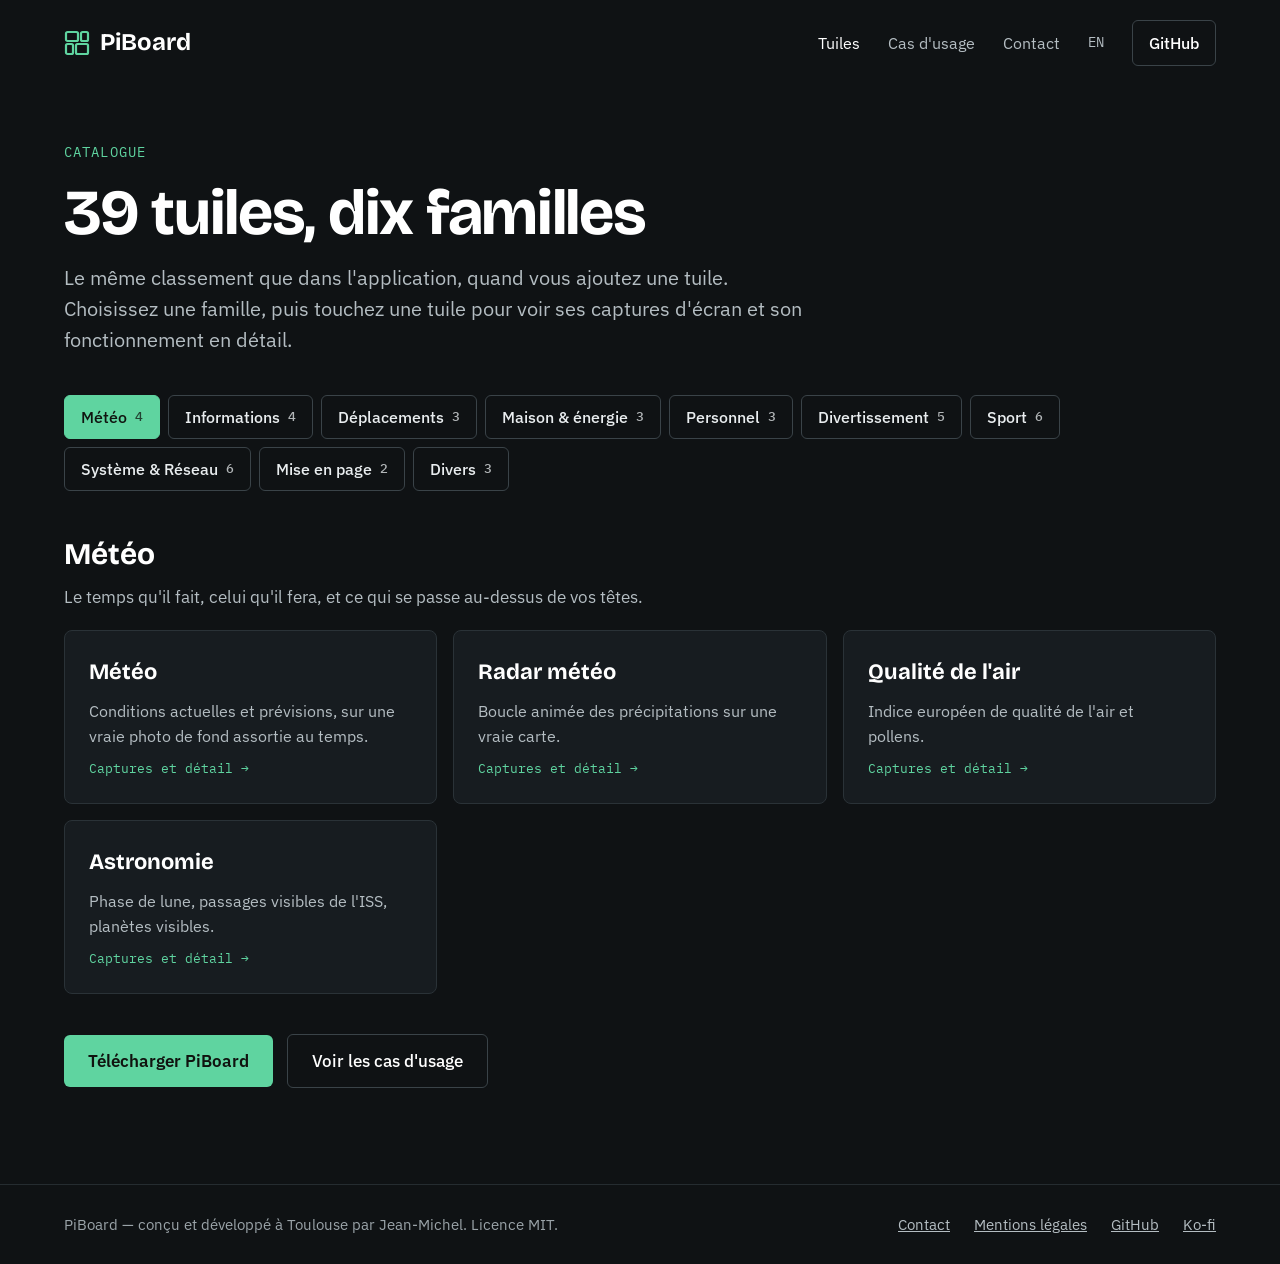
<file: tuiles.html>
<!doctype html>
<html lang="fr">
<head>
<meta charset="utf-8">
<meta name="viewport" content="width=device-width, initial-scale=1">
<title>PiBoard — catalogue des tuiles</title>
<link rel="icon" href="images/favicon.svg" type="image/svg+xml">
<link rel="preconnect" href="https://fonts.googleapis.com">
<link rel="stylesheet" href="https://fonts.googleapis.com/css2?family=Bricolage+Grotesque:opsz,wght@12..96,500;12..96,700&amp;family=IBM+Plex+Sans:wght@400;500;600&amp;family=IBM+Plex+Mono:wght@400;500&amp;display=swap">
<link rel="stylesheet" href="style.css">
</head>
<body>
<div style="background: #0f1214; color: #e9edef; font-family: 'IBM Plex Sans', 'Segoe UI', system-ui, sans-serif; font-size: 17px; line-height: 1.55">

<header style="max-width: 1200px; margin: 0 auto; padding: 20px 24px; box-sizing: border-box; display: flex; flex-wrap: wrap; align-items: center; justify-content: space-between; gap: 16px">
<a href="index.html" style="display: flex; align-items: center; gap: 10px; text-decoration: none; font-family: 'Bricolage Grotesque', 'Trebuchet MS', sans-serif; font-weight: 700; font-size: 24px; color: #ffffff; min-height: 44px">
<svg width="26" height="26" viewBox="0 0 26 26" fill="none" class="acc-stroke" stroke-width="2.2" aria-hidden="true"><rect x="2" y="2" width="12" height="9" rx="1.5"></rect><rect x="17" y="2" width="7" height="9" rx="1.5"></rect><rect x="2" y="14" width="7" height="10" rx="1.5"></rect><rect x="12" y="14" width="12" height="10" rx="1.5"></rect></svg>
<span>PiBoard</span>
</a>
<nav aria-label="Navigation principale" style="display: flex; flex-wrap: wrap; align-items: center; gap: 8px 28px; font-size: 16px">
<a href="tuiles.html" aria-current="page" style="text-decoration: none; color: #ffffff; min-height: 44px; display: flex; align-items: center">Tuiles</a>
<a href="cas-usage.html" style="text-decoration: none; color: #b4bdc2; min-height: 44px; display: flex; align-items: center">Cas d'usage</a>
<a href="contact.html" style="text-decoration: none; color: #b4bdc2; min-height: 44px; display: flex; align-items: center">Contact</a>
<a href="en/tiles.html" lang="en" aria-label="English version" style="text-decoration: none; color: #b4bdc2; min-height: 44px; display: flex; align-items: center; font-family: 'IBM Plex Mono', Consolas, monospace; font-size: 14px">EN</a>
<a href="https://github.com/jihemezes/piboard" target="_blank" rel="noopener" style="text-decoration: none; color: #ffffff; border: 1px solid #3a4348; border-radius: 6px; padding: 0 16px; min-height: 44px; display: flex; align-items: center; font-weight: 500">GitHub</a>
</nav>
</header>

<main style="max-width: 1200px; margin: 0 auto; padding: 56px 24px 96px; box-sizing: border-box; display: flex; flex-direction: column; gap: 40px">

<div style="display: flex; flex-direction: column; gap: 16px; max-width: 760px">
<div style="font-family: 'IBM Plex Mono', Consolas, monospace; font-size: 14px; letter-spacing: 0.08em; text-transform: uppercase; color: var(--accent)">Catalogue</div>
<h1 style="margin: 0; font-family: 'Bricolage Grotesque', 'Trebuchet MS', sans-serif; font-weight: 700; font-size: clamp(38px, 5.5vw, 64px); line-height: 1.04; letter-spacing: -0.02em; color: #ffffff; text-wrap: balance">39 tuiles, dix familles</h1>
<p style="margin: 0; font-size: 20px; color: #b4bdc2; text-wrap: pretty">Le même classement que dans l'application, quand vous ajoutez une tuile. Choisissez une famille, puis touchez une tuile pour voir ses captures d'écran et son fonctionnement en détail.</p>
</div>

<div role="tablist" aria-label="Familles de tuiles" style="display: flex; flex-wrap: wrap; gap: 8px">

<button type="button" role="tab" class="fam-tab" data-fam="0" aria-selected="true" style="font: inherit; font-size: 16px; font-weight: 500; cursor: pointer; min-height: 44px; padding: 0 16px; border-radius: 6px; display: flex; align-items: center; gap: 8px; border: 1px solid var(--accent); background: var(--accent); color: #10130f">
<span>Météo</span>
<span style="font-family: 'IBM Plex Mono', Consolas, monospace; font-size: 13px; opacity: 0.75">4</span>
</button>

<button type="button" role="tab" class="fam-tab" data-fam="1" aria-selected="false" style="font: inherit; font-size: 16px; font-weight: 500; cursor: pointer; min-height: 44px; padding: 0 16px; border-radius: 6px; display: flex; align-items: center; gap: 8px; border: 1px solid #3a4348; background: transparent; color: #e9edef">
<span>Informations</span>
<span style="font-family: 'IBM Plex Mono', Consolas, monospace; font-size: 13px; opacity: 0.75">4</span>
</button>

<button type="button" role="tab" class="fam-tab" data-fam="2" aria-selected="false" style="font: inherit; font-size: 16px; font-weight: 500; cursor: pointer; min-height: 44px; padding: 0 16px; border-radius: 6px; display: flex; align-items: center; gap: 8px; border: 1px solid #3a4348; background: transparent; color: #e9edef">
<span>Déplacements</span>
<span style="font-family: 'IBM Plex Mono', Consolas, monospace; font-size: 13px; opacity: 0.75">3</span>
</button>

<button type="button" role="tab" class="fam-tab" data-fam="3" aria-selected="false" style="font: inherit; font-size: 16px; font-weight: 500; cursor: pointer; min-height: 44px; padding: 0 16px; border-radius: 6px; display: flex; align-items: center; gap: 8px; border: 1px solid #3a4348; background: transparent; color: #e9edef">
<span>Maison &amp; énergie</span>
<span style="font-family: 'IBM Plex Mono', Consolas, monospace; font-size: 13px; opacity: 0.75">3</span>
</button>

<button type="button" role="tab" class="fam-tab" data-fam="4" aria-selected="false" style="font: inherit; font-size: 16px; font-weight: 500; cursor: pointer; min-height: 44px; padding: 0 16px; border-radius: 6px; display: flex; align-items: center; gap: 8px; border: 1px solid #3a4348; background: transparent; color: #e9edef">
<span>Personnel</span>
<span style="font-family: 'IBM Plex Mono', Consolas, monospace; font-size: 13px; opacity: 0.75">3</span>
</button>

<button type="button" role="tab" class="fam-tab" data-fam="5" aria-selected="false" style="font: inherit; font-size: 16px; font-weight: 500; cursor: pointer; min-height: 44px; padding: 0 16px; border-radius: 6px; display: flex; align-items: center; gap: 8px; border: 1px solid #3a4348; background: transparent; color: #e9edef">
<span>Divertissement</span>
<span style="font-family: 'IBM Plex Mono', Consolas, monospace; font-size: 13px; opacity: 0.75">5</span>
</button>

<button type="button" role="tab" class="fam-tab" data-fam="6" aria-selected="false" style="font: inherit; font-size: 16px; font-weight: 500; cursor: pointer; min-height: 44px; padding: 0 16px; border-radius: 6px; display: flex; align-items: center; gap: 8px; border: 1px solid #3a4348; background: transparent; color: #e9edef">
<span>Sport</span>
<span style="font-family: 'IBM Plex Mono', Consolas, monospace; font-size: 13px; opacity: 0.75">6</span>
</button>

<button type="button" role="tab" class="fam-tab" data-fam="7" aria-selected="false" style="font: inherit; font-size: 16px; font-weight: 500; cursor: pointer; min-height: 44px; padding: 0 16px; border-radius: 6px; display: flex; align-items: center; gap: 8px; border: 1px solid #3a4348; background: transparent; color: #e9edef">
<span>Système &amp; Réseau</span>
<span style="font-family: 'IBM Plex Mono', Consolas, monospace; font-size: 13px; opacity: 0.75">6</span>
</button>

<button type="button" role="tab" class="fam-tab" data-fam="8" aria-selected="false" style="font: inherit; font-size: 16px; font-weight: 500; cursor: pointer; min-height: 44px; padding: 0 16px; border-radius: 6px; display: flex; align-items: center; gap: 8px; border: 1px solid #3a4348; background: transparent; color: #e9edef">
<span>Mise en page</span>
<span style="font-family: 'IBM Plex Mono', Consolas, monospace; font-size: 13px; opacity: 0.75">2</span>
</button>

<button type="button" role="tab" class="fam-tab" data-fam="9" aria-selected="false" style="font: inherit; font-size: 16px; font-weight: 500; cursor: pointer; min-height: 44px; padding: 0 16px; border-radius: 6px; display: flex; align-items: center; gap: 8px; border: 1px solid #3a4348; background: transparent; color: #e9edef">
<span>Divers</span>
<span style="font-family: 'IBM Plex Mono', Consolas, monospace; font-size: 13px; opacity: 0.75">3</span>
</button>

</div>

<section role="tabpanel" data-panel="0" style="display: flex; flex-direction: column; gap: 20px">
<div style="display: flex; flex-direction: column; gap: 6px">
<h2 style="margin: 0; font-family: 'Bricolage Grotesque', 'Trebuchet MS', sans-serif; font-weight: 700; font-size: 30px; color: #ffffff">Météo</h2>
<p style="margin: 0; color: #b4bdc2">Le temps qu'il fait, celui qu'il fera, et ce qui se passe au-dessus de vos têtes.</p>
</div>
<div style="display: grid; grid-template-columns: repeat(auto-fit, minmax(min(300px, 100%), 1fr)); gap: 16px">

<button type="button" class="tile-card" aria-haspopup="dialog" data-fam="0" data-tile="0" style="font: inherit; text-align: left; cursor: pointer; background: #171c20; border: 1px solid #2a3237; border-radius: 8px; padding: 24px; display: flex; flex-direction: column; gap: 10px; color: #e9edef">
<span style="font-family: 'Bricolage Grotesque', 'Trebuchet MS', sans-serif; font-weight: 700; font-size: 22px; color: #ffffff">Météo</span>
<span style="color: #b4bdc2; font-size: 16px; flex-grow: 1">Conditions actuelles et prévisions, sur une vraie photo de fond assortie au temps.</span>
<span style="font-family: 'IBM Plex Mono', Consolas, monospace; font-size: 13px; color: var(--accent)">Captures et détail →</span>
</button>

<button type="button" class="tile-card" aria-haspopup="dialog" data-fam="0" data-tile="1" style="font: inherit; text-align: left; cursor: pointer; background: #171c20; border: 1px solid #2a3237; border-radius: 8px; padding: 24px; display: flex; flex-direction: column; gap: 10px; color: #e9edef">
<span style="font-family: 'Bricolage Grotesque', 'Trebuchet MS', sans-serif; font-weight: 700; font-size: 22px; color: #ffffff">Radar météo</span>
<span style="color: #b4bdc2; font-size: 16px; flex-grow: 1">Boucle animée des précipitations sur une vraie carte.</span>
<span style="font-family: 'IBM Plex Mono', Consolas, monospace; font-size: 13px; color: var(--accent)">Captures et détail →</span>
</button>

<button type="button" class="tile-card" aria-haspopup="dialog" data-fam="0" data-tile="2" style="font: inherit; text-align: left; cursor: pointer; background: #171c20; border: 1px solid #2a3237; border-radius: 8px; padding: 24px; display: flex; flex-direction: column; gap: 10px; color: #e9edef">
<span style="font-family: 'Bricolage Grotesque', 'Trebuchet MS', sans-serif; font-weight: 700; font-size: 22px; color: #ffffff">Qualité de l'air</span>
<span style="color: #b4bdc2; font-size: 16px; flex-grow: 1">Indice européen de qualité de l'air et pollens.</span>
<span style="font-family: 'IBM Plex Mono', Consolas, monospace; font-size: 13px; color: var(--accent)">Captures et détail →</span>
</button>

<button type="button" class="tile-card" aria-haspopup="dialog" data-fam="0" data-tile="3" style="font: inherit; text-align: left; cursor: pointer; background: #171c20; border: 1px solid #2a3237; border-radius: 8px; padding: 24px; display: flex; flex-direction: column; gap: 10px; color: #e9edef">
<span style="font-family: 'Bricolage Grotesque', 'Trebuchet MS', sans-serif; font-weight: 700; font-size: 22px; color: #ffffff">Astronomie</span>
<span style="color: #b4bdc2; font-size: 16px; flex-grow: 1">Phase de lune, passages visibles de l'ISS, planètes visibles.</span>
<span style="font-family: 'IBM Plex Mono', Consolas, monospace; font-size: 13px; color: var(--accent)">Captures et détail →</span>
</button>

</div>
</section>
<section role="tabpanel" data-panel="1" hidden style="display: flex; flex-direction: column; gap: 20px">
<div style="display: flex; flex-direction: column; gap: 6px">
<h2 style="margin: 0; font-family: 'Bricolage Grotesque', 'Trebuchet MS', sans-serif; font-weight: 700; font-size: 30px; color: #ffffff">Informations</h2>
<p style="margin: 0; color: #b4bdc2">L'actualité et les marchés, sans ouvrir un navigateur.</p>
</div>
<div style="display: grid; grid-template-columns: repeat(auto-fit, minmax(min(300px, 100%), 1fr)); gap: 16px">

<button type="button" class="tile-card" aria-haspopup="dialog" data-fam="1" data-tile="0" style="font: inherit; text-align: left; cursor: pointer; background: #171c20; border: 1px solid #2a3237; border-radius: 8px; padding: 24px; display: flex; flex-direction: column; gap: 10px; color: #e9edef">
<span style="font-family: 'Bricolage Grotesque', 'Trebuchet MS', sans-serif; font-weight: 700; font-size: 22px; color: #ffffff">Flux RSS</span>
<span style="color: #b4bdc2; font-size: 16px; flex-grow: 1">Jusqu'à 12 flux RSS et Atom dans une tuile, chacun avec sa couleur, et l'article lisible dans un popup.</span>
<span style="font-family: 'IBM Plex Mono', Consolas, monospace; font-size: 13px; color: var(--accent)">Captures et détail →</span>
</button>

<button type="button" class="tile-card" aria-haspopup="dialog" data-fam="1" data-tile="1" style="font: inherit; text-align: left; cursor: pointer; background: #171c20; border: 1px solid #2a3237; border-radius: 8px; padding: 24px; display: flex; flex-direction: column; gap: 10px; color: #e9edef">
<span style="font-family: 'Bricolage Grotesque', 'Trebuchet MS', sans-serif; font-weight: 700; font-size: 22px; color: #ffffff">Page web</span>
<span style="color: #b4bdc2; font-size: 16px; flex-grow: 1">N'importe quelle page dans une tuile, avec zoom et rechargement périodique.</span>
<span style="font-family: 'IBM Plex Mono', Consolas, monospace; font-size: 13px; color: var(--accent)">Captures et détail →</span>
</button>

<button type="button" class="tile-card" aria-haspopup="dialog" data-fam="1" data-tile="2" style="font: inherit; text-align: left; cursor: pointer; background: #171c20; border: 1px solid #2a3237; border-radius: 8px; padding: 24px; display: flex; flex-direction: column; gap: 10px; color: #e9edef">
<span style="font-family: 'Bricolage Grotesque', 'Trebuchet MS', sans-serif; font-weight: 700; font-size: 22px; color: #ffffff">Cours Cryptos</span>
<span style="color: #b4bdc2; font-size: 16px; flex-grow: 1">Cours en direct, courbe sur 24 h, 7 j, 30 j ou 1 an au toucher.</span>
<span style="font-family: 'IBM Plex Mono', Consolas, monospace; font-size: 13px; color: var(--accent)">Captures et détail →</span>
</button>

<button type="button" class="tile-card" aria-haspopup="dialog" data-fam="1" data-tile="3" style="font: inherit; text-align: left; cursor: pointer; background: #171c20; border: 1px solid #2a3237; border-radius: 8px; padding: 24px; display: flex; flex-direction: column; gap: 10px; color: #e9edef">
<span style="font-family: 'Bricolage Grotesque', 'Trebuchet MS', sans-serif; font-weight: 700; font-size: 22px; color: #ffffff">Bourse et indices</span>
<span style="color: #b4bdc2; font-size: 16px; flex-grow: 1">Indices, actions, devises et matières premières, par place de marché.</span>
<span style="font-family: 'IBM Plex Mono', Consolas, monospace; font-size: 13px; color: var(--accent)">Captures et détail →</span>
</button>

</div>
</section>
<section role="tabpanel" data-panel="2" hidden style="display: flex; flex-direction: column; gap: 20px">
<div style="display: flex; flex-direction: column; gap: 6px">
<h2 style="margin: 0; font-family: 'Bricolage Grotesque', 'Trebuchet MS', sans-serif; font-weight: 700; font-size: 30px; color: #ffffff">Déplacements</h2>
<p style="margin: 0; color: #b4bdc2">Avant de partir, et pour regarder passer les avions.</p>
</div>
<div style="display: grid; grid-template-columns: repeat(auto-fit, minmax(min(300px, 100%), 1fr)); gap: 16px">

<button type="button" class="tile-card" aria-haspopup="dialog" data-fam="2" data-tile="0" style="font: inherit; text-align: left; cursor: pointer; background: #171c20; border: 1px solid #2a3237; border-radius: 8px; padding: 24px; display: flex; flex-direction: column; gap: 10px; color: #e9edef">
<span style="font-family: 'Bricolage Grotesque', 'Trebuchet MS', sans-serif; font-weight: 700; font-size: 22px; color: #ffffff">Carte de trafic</span>
<span style="color: #b4bdc2; font-size: 16px; flex-grow: 1">Le trafic en direct sur une carte TomTom, avec un rafraîchissement économe en quota.</span>
<span style="font-family: 'IBM Plex Mono', Consolas, monospace; font-size: 13px; color: var(--accent)">Captures et détail →</span>
</button>

<button type="button" class="tile-card" aria-haspopup="dialog" data-fam="2" data-tile="1" style="font: inherit; text-align: left; cursor: pointer; background: #171c20; border: 1px solid #2a3237; border-radius: 8px; padding: 24px; display: flex; flex-direction: column; gap: 10px; color: #e9edef">
<span style="font-family: 'Bricolage Grotesque', 'Trebuchet MS', sans-serif; font-weight: 700; font-size: 22px; color: #ffffff">Trajet domicile-travail</span>
<span style="color: #b4bdc2; font-size: 16px; flex-grow: 1">Temps de trajet réel, écart avec l'habituel, heure de départ conseillée.</span>
<span style="font-family: 'IBM Plex Mono', Consolas, monospace; font-size: 13px; color: var(--accent)">Captures et détail →</span>
</button>

<button type="button" class="tile-card" aria-haspopup="dialog" data-fam="2" data-tile="2" style="font: inherit; text-align: left; cursor: pointer; background: #171c20; border: 1px solid #2a3237; border-radius: 8px; padding: 24px; display: flex; flex-direction: column; gap: 10px; color: #e9edef">
<span style="font-family: 'Bricolage Grotesque', 'Trebuchet MS', sans-serif; font-weight: 700; font-size: 22px; color: #ffffff">Avions en vue</span>
<span style="color: #b4bdc2; font-size: 16px; flex-grow: 1">Les avions en temps réel sur une carte, autour de chez vous.</span>
<span style="font-family: 'IBM Plex Mono', Consolas, monospace; font-size: 13px; color: var(--accent)">Captures et détail →</span>
</button>

</div>
</section>
<section role="tabpanel" data-panel="3" hidden style="display: flex; flex-direction: column; gap: 20px">
<div style="display: flex; flex-direction: column; gap: 6px">
<h2 style="margin: 0; font-family: 'Bricolage Grotesque', 'Trebuchet MS', sans-serif; font-weight: 700; font-size: 30px; color: #ffffff">Maison &amp; énergie</h2>
<p style="margin: 0; color: #b4bdc2">Ce qui se passe dans le logement.</p>
</div>
<div style="display: grid; grid-template-columns: repeat(auto-fit, minmax(min(300px, 100%), 1fr)); gap: 16px">

<button type="button" class="tile-card" aria-haspopup="dialog" data-fam="3" data-tile="0" style="font: inherit; text-align: left; cursor: pointer; background: #171c20; border: 1px solid #2a3237; border-radius: 8px; padding: 24px; display: flex; flex-direction: column; gap: 10px; color: #e9edef">
<span style="font-family: 'Bricolage Grotesque', 'Trebuchet MS', sans-serif; font-weight: 700; font-size: 22px; color: #ffffff">Couleur Tempo</span>
<span style="color: #b4bdc2; font-size: 16px; flex-grow: 1">La couleur du jour de l'offre Tempo d'EDF, lisible de l'autre bout de la pièce.</span>
<span style="font-family: 'IBM Plex Mono', Consolas, monospace; font-size: 13px; color: var(--accent)">Captures et détail →</span>
</button>

<button type="button" class="tile-card" aria-haspopup="dialog" data-fam="3" data-tile="1" style="font: inherit; text-align: left; cursor: pointer; background: #171c20; border: 1px solid #2a3237; border-radius: 8px; padding: 24px; display: flex; flex-direction: column; gap: 10px; color: #e9edef">
<span style="font-family: 'Bricolage Grotesque', 'Trebuchet MS', sans-serif; font-weight: 700; font-size: 22px; color: #ffffff">Home Assistant</span>
<span style="color: #b4bdc2; font-size: 16px; flex-grow: 1">Vos entités en direct : températures, portes, consommation. Lecture seule.</span>
<span style="font-family: 'IBM Plex Mono', Consolas, monospace; font-size: 13px; color: var(--accent)">Captures et détail →</span>
</button>

<button type="button" class="tile-card" aria-haspopup="dialog" data-fam="3" data-tile="2" style="font: inherit; text-align: left; cursor: pointer; background: #171c20; border: 1px solid #2a3237; border-radius: 8px; padding: 24px; display: flex; flex-direction: column; gap: 10px; color: #e9edef">
<span style="font-family: 'Bricolage Grotesque', 'Trebuchet MS', sans-serif; font-weight: 700; font-size: 22px; color: #ffffff">Imprimante 3D Bambu Lab</span>
<span style="color: #b4bdc2; font-size: 16px; flex-grow: 1">Avancement, étape, heure de fin, températures et bobines de l'impression en cours.</span>
<span style="font-family: 'IBM Plex Mono', Consolas, monospace; font-size: 13px; color: var(--accent)">Captures et détail →</span>
</button>

</div>
</section>
<section role="tabpanel" data-panel="4" hidden style="display: flex; flex-direction: column; gap: 20px">
<div style="display: flex; flex-direction: column; gap: 6px">
<h2 style="margin: 0; font-family: 'Bricolage Grotesque', 'Trebuchet MS', sans-serif; font-weight: 700; font-size: 30px; color: #ffffff">Personnel</h2>
<p style="margin: 0; color: #b4bdc2">Votre agenda, votre courrier, vos notes.</p>
</div>
<div style="display: grid; grid-template-columns: repeat(auto-fit, minmax(min(300px, 100%), 1fr)); gap: 16px">

<button type="button" class="tile-card" aria-haspopup="dialog" data-fam="4" data-tile="0" style="font: inherit; text-align: left; cursor: pointer; background: #171c20; border: 1px solid #2a3237; border-radius: 8px; padding: 24px; display: flex; flex-direction: column; gap: 10px; color: #e9edef">
<span style="font-family: 'Bricolage Grotesque', 'Trebuchet MS', sans-serif; font-weight: 700; font-size: 22px; color: #ffffff">Agenda</span>
<span style="color: #b4bdc2; font-size: 16px; flex-grow: 1">Plusieurs calendriers fusionnés, chacun dans sa couleur.</span>
<span style="font-family: 'IBM Plex Mono', Consolas, monospace; font-size: 13px; color: var(--accent)">Captures et détail →</span>
</button>

<button type="button" class="tile-card" aria-haspopup="dialog" data-fam="4" data-tile="1" style="font: inherit; text-align: left; cursor: pointer; background: #171c20; border: 1px solid #2a3237; border-radius: 8px; padding: 24px; display: flex; flex-direction: column; gap: 10px; color: #e9edef">
<span style="font-family: 'Bricolage Grotesque', 'Trebuchet MS', sans-serif; font-weight: 700; font-size: 22px; color: #ffffff">Courriel</span>
<span style="color: #b4bdc2; font-size: 16px; flex-grow: 1">Les derniers messages de votre boîte IMAP, lisibles au toucher.</span>
<span style="font-family: 'IBM Plex Mono', Consolas, monospace; font-size: 13px; color: var(--accent)">Captures et détail →</span>
</button>

<button type="button" class="tile-card" aria-haspopup="dialog" data-fam="4" data-tile="2" style="font: inherit; text-align: left; cursor: pointer; background: #171c20; border: 1px solid #2a3237; border-radius: 8px; padding: 24px; display: flex; flex-direction: column; gap: 10px; color: #e9edef">
<span style="font-family: 'Bricolage Grotesque', 'Trebuchet MS', sans-serif; font-weight: 700; font-size: 22px; color: #ffffff">Bloc-notes</span>
<span style="color: #b4bdc2; font-size: 16px; flex-grow: 1">Notes en Markdown complet, listes à cocher, couleurs post-it.</span>
<span style="font-family: 'IBM Plex Mono', Consolas, monospace; font-size: 13px; color: var(--accent)">Captures et détail →</span>
</button>

</div>
</section>
<section role="tabpanel" data-panel="5" hidden style="display: flex; flex-direction: column; gap: 20px">
<div style="display: flex; flex-direction: column; gap: 6px">
<h2 style="margin: 0; font-family: 'Bricolage Grotesque', 'Trebuchet MS', sans-serif; font-weight: 700; font-size: 30px; color: #ffffff">Divertissement</h2>
<p style="margin: 0; color: #b4bdc2">Télévision, vidéos et photos.</p>
</div>
<div style="display: grid; grid-template-columns: repeat(auto-fit, minmax(min(300px, 100%), 1fr)); gap: 16px">

<button type="button" class="tile-card" aria-haspopup="dialog" data-fam="5" data-tile="0" style="font: inherit; text-align: left; cursor: pointer; background: #171c20; border: 1px solid #2a3237; border-radius: 8px; padding: 24px; display: flex; flex-direction: column; gap: 10px; color: #e9edef">
<span style="font-family: 'Bricolage Grotesque', 'Trebuchet MS', sans-serif; font-weight: 700; font-size: 22px; color: #ffffff">Programme TV</span>
<span style="color: #b4bdc2; font-size: 16px; flex-grow: 1">La TNT française et Canal+ clé en main, et près de 400 chaînes en mode avancé.</span>
<span style="font-family: 'IBM Plex Mono', Consolas, monospace; font-size: 13px; color: var(--accent)">Captures et détail →</span>
</button>

<button type="button" class="tile-card" aria-haspopup="dialog" data-fam="5" data-tile="1" style="font: inherit; text-align: left; cursor: pointer; background: #171c20; border: 1px solid #2a3237; border-radius: 8px; padding: 24px; display: flex; flex-direction: column; gap: 10px; color: #e9edef">
<span style="font-family: 'Bricolage Grotesque', 'Trebuchet MS', sans-serif; font-weight: 700; font-size: 22px; color: #ffffff">Chaînes TV</span>
<span style="color: #b4bdc2; font-size: 16px; flex-grow: 1">Lecteur pour votre playlist IPTV ou votre abonnement Xtream, avec enregistrement.</span>
<span style="font-family: 'IBM Plex Mono', Consolas, monospace; font-size: 13px; color: var(--accent)">Captures et détail →</span>
</button>

<button type="button" class="tile-card" aria-haspopup="dialog" data-fam="5" data-tile="2" style="font: inherit; text-align: left; cursor: pointer; background: #171c20; border: 1px solid #2a3237; border-radius: 8px; padding: 24px; display: flex; flex-direction: column; gap: 10px; color: #e9edef">
<span style="font-family: 'Bricolage Grotesque', 'Trebuchet MS', sans-serif; font-weight: 700; font-size: 22px; color: #ffffff">Enregistrements TV</span>
<span style="color: #b4bdc2; font-size: 16px; flex-grow: 1">Ce qui s'enregistre, l'espace libre, et les enregistrements déjà faits.</span>
<span style="font-family: 'IBM Plex Mono', Consolas, monospace; font-size: 13px; color: var(--accent)">Captures et détail →</span>
</button>

<button type="button" class="tile-card" aria-haspopup="dialog" data-fam="5" data-tile="3" style="font: inherit; text-align: left; cursor: pointer; background: #171c20; border: 1px solid #2a3237; border-radius: 8px; padding: 24px; display: flex; flex-direction: column; gap: 10px; color: #e9edef">
<span style="font-family: 'Bricolage Grotesque', 'Trebuchet MS', sans-serif; font-weight: 700; font-size: 22px; color: #ffffff">YouTube</span>
<span style="color: #b4bdc2; font-size: 16px; flex-grow: 1">Une vidéo, une playlist ou les dernières vidéos d'une chaîne.</span>
<span style="font-family: 'IBM Plex Mono', Consolas, monospace; font-size: 13px; color: var(--accent)">Captures et détail →</span>
</button>

<button type="button" class="tile-card" aria-haspopup="dialog" data-fam="5" data-tile="4" style="font: inherit; text-align: left; cursor: pointer; background: #171c20; border: 1px solid #2a3237; border-radius: 8px; padding: 24px; display: flex; flex-direction: column; gap: 10px; color: #e9edef">
<span style="font-family: 'Bricolage Grotesque', 'Trebuchet MS', sans-serif; font-weight: 700; font-size: 22px; color: #ffffff">Diaporama</span>
<span style="color: #b4bdc2; font-size: 16px; flex-grow: 1">Vos photos depuis un dossier, un NAS, une clé USB, WebDAV, des URLs ou la photothèque Photos du Mac.</span>
<span style="font-family: 'IBM Plex Mono', Consolas, monospace; font-size: 13px; color: var(--accent)">Captures et détail →</span>
</button>

</div>
</section>
<section role="tabpanel" data-panel="6" hidden style="display: flex; flex-direction: column; gap: 20px">
<div style="display: flex; flex-direction: column; gap: 6px">
<h2 style="margin: 0; font-family: 'Bricolage Grotesque', 'Trebuchet MS', sans-serif; font-weight: 700; font-size: 30px; color: #ffffff">Sport</h2>
<p style="margin: 0; color: #b4bdc2">Formule 1, MotoGP, scores, calendriers et classements.</p>
</div>
<div style="display: grid; grid-template-columns: repeat(auto-fit, minmax(min(300px, 100%), 1fr)); gap: 16px">

<button type="button" class="tile-card" aria-haspopup="dialog" data-fam="6" data-tile="0" style="font: inherit; text-align: left; cursor: pointer; background: #171c20; border: 1px solid #2a3237; border-radius: 8px; padding: 24px; display: flex; flex-direction: column; gap: 10px; color: #e9edef">
<span style="font-family: 'Bricolage Grotesque', 'Trebuchet MS', sans-serif; font-weight: 700; font-size: 22px; color: #ffffff">Formule 1</span>
<span style="color: #b4bdc2; font-size: 16px; flex-grow: 1">Tout le week-end de Grand Prix dans une tuile que vous disposez vous-même.</span>
<span style="font-family: 'IBM Plex Mono', Consolas, monospace; font-size: 13px; color: var(--accent)">Captures et détail →</span>
</button>

<button type="button" class="tile-card" aria-haspopup="dialog" data-fam="6" data-tile="1" style="font: inherit; text-align: left; cursor: pointer; background: #171c20; border: 1px solid #2a3237; border-radius: 8px; padding: 24px; display: flex; flex-direction: column; gap: 10px; color: #e9edef">
<span style="font-family: 'Bricolage Grotesque', 'Trebuchet MS', sans-serif; font-weight: 700; font-size: 22px; color: #ffffff">MotoGP</span>
<span style="color: #b4bdc2; font-size: 16px; flex-grow: 1">Le même tableau de bord, pour le MotoGP.</span>
<span style="font-family: 'IBM Plex Mono', Consolas, monospace; font-size: 13px; color: var(--accent)">Captures et détail →</span>
</button>

<button type="button" class="tile-card" aria-haspopup="dialog" data-fam="6" data-tile="2" style="font: inherit; text-align: left; cursor: pointer; background: #171c20; border: 1px solid #2a3237; border-radius: 8px; padding: 24px; display: flex; flex-direction: column; gap: 10px; color: #e9edef">
<span style="font-family: 'Bricolage Grotesque', 'Trebuchet MS', sans-serif; font-weight: 700; font-size: 22px; color: #ffffff">Plan du circuit</span>
<span style="color: #b4bdc2; font-size: 16px; flex-grow: 1">Le tracé du Grand Prix du week-end, ou d'un circuit épinglé, net à toute taille.</span>
<span style="font-family: 'IBM Plex Mono', Consolas, monospace; font-size: 13px; color: var(--accent)">Captures et détail →</span>
</button>

<button type="button" class="tile-card" aria-haspopup="dialog" data-fam="6" data-tile="3" style="font: inherit; text-align: left; cursor: pointer; background: #171c20; border: 1px solid #2a3237; border-radius: 8px; padding: 24px; display: flex; flex-direction: column; gap: 10px; color: #e9edef">
<span style="font-family: 'Bricolage Grotesque', 'Trebuchet MS', sans-serif; font-weight: 700; font-size: 22px; color: #ffffff">Sports mécaniques</span>
<span style="color: #b4bdc2; font-size: 16px; flex-grow: 1">Le programme complet des séances d'un week-end de F1 ou de MotoGP.</span>
<span style="font-family: 'IBM Plex Mono', Consolas, monospace; font-size: 13px; color: var(--accent)">Captures et détail →</span>
</button>

<button type="button" class="tile-card" aria-haspopup="dialog" data-fam="6" data-tile="4" style="font: inherit; text-align: left; cursor: pointer; background: #171c20; border: 1px solid #2a3237; border-radius: 8px; padding: 24px; display: flex; flex-direction: column; gap: 10px; color: #e9edef">
<span style="font-family: 'Bricolage Grotesque', 'Trebuchet MS', sans-serif; font-weight: 700; font-size: 22px; color: #ffffff">Scores sportifs en direct</span>
<span style="color: #b4bdc2; font-size: 16px; flex-grow: 1">Les scores en direct et les matchs à venir, avec date et heure.</span>
<span style="font-family: 'IBM Plex Mono', Consolas, monospace; font-size: 13px; color: var(--accent)">Captures et détail →</span>
</button>

<button type="button" class="tile-card" aria-haspopup="dialog" data-fam="6" data-tile="5" style="font: inherit; text-align: left; cursor: pointer; background: #171c20; border: 1px solid #2a3237; border-radius: 8px; padding: 24px; display: flex; flex-direction: column; gap: 10px; color: #e9edef">
<span style="font-family: 'Bricolage Grotesque', 'Trebuchet MS', sans-serif; font-weight: 700; font-size: 22px; color: #ffffff">Classement</span>
<span style="color: #b4bdc2; font-size: 16px; flex-grow: 1">Les classements de football, de rugby et de NBA, vos équipes en valeur.</span>
<span style="font-family: 'IBM Plex Mono', Consolas, monospace; font-size: 13px; color: var(--accent)">Captures et détail →</span>
</button>

</div>
</section>
<section role="tabpanel" data-panel="7" hidden style="display: flex; flex-direction: column; gap: 20px">
<div style="display: flex; flex-direction: column; gap: 6px">
<h2 style="margin: 0; font-family: 'Bricolage Grotesque', 'Trebuchet MS', sans-serif; font-weight: 700; font-size: 30px; color: #ffffff">Système &amp; Réseau</h2>
<p style="margin: 0; color: #b4bdc2">La machine, la connexion et les services dont vous dépendez.</p>
</div>
<div style="display: grid; grid-template-columns: repeat(auto-fit, minmax(min(300px, 100%), 1fr)); gap: 16px">

<button type="button" class="tile-card" aria-haspopup="dialog" data-fam="7" data-tile="0" style="font: inherit; text-align: left; cursor: pointer; background: #171c20; border: 1px solid #2a3237; border-radius: 8px; padding: 24px; display: flex; flex-direction: column; gap: 10px; color: #e9edef">
<span style="font-family: 'Bricolage Grotesque', 'Trebuchet MS', sans-serif; font-weight: 700; font-size: 22px; color: #ffffff">État système</span>
<span style="color: #b4bdc2; font-size: 16px; flex-grow: 1">Processeur, mémoire, disque, température et adresses IP.</span>
<span style="font-family: 'IBM Plex Mono', Consolas, monospace; font-size: 13px; color: var(--accent)">Captures et détail →</span>
</button>

<button type="button" class="tile-card" aria-haspopup="dialog" data-fam="7" data-tile="1" style="font: inherit; text-align: left; cursor: pointer; background: #171c20; border: 1px solid #2a3237; border-radius: 8px; padding: 24px; display: flex; flex-direction: column; gap: 10px; color: #e9edef">
<span style="font-family: 'Bricolage Grotesque', 'Trebuchet MS', sans-serif; font-weight: 700; font-size: 22px; color: #ffffff">Santé Internet</span>
<span style="color: #b4bdc2; font-size: 16px; flex-grow: 1">Latence, gigue et perte de paquets en continu, avec les coupures signalées.</span>
<span style="font-family: 'IBM Plex Mono', Consolas, monospace; font-size: 13px; color: var(--accent)">Captures et détail →</span>
</button>

<button type="button" class="tile-card" aria-haspopup="dialog" data-fam="7" data-tile="2" style="font: inherit; text-align: left; cursor: pointer; background: #171c20; border: 1px solid #2a3237; border-radius: 8px; padding: 24px; display: flex; flex-direction: column; gap: 10px; color: #e9edef">
<span style="font-family: 'Bricolage Grotesque', 'Trebuchet MS', sans-serif; font-weight: 700; font-size: 22px; color: #ffffff">Analyse réseau</span>
<span style="color: #b4bdc2; font-size: 16px; flex-grow: 1">Les appareils de votre réseau, l'alerte quand un inconnu arrive, et une boîte à outils par appareil.</span>
<span style="font-family: 'IBM Plex Mono', Consolas, monospace; font-size: 13px; color: var(--accent)">Captures et détail →</span>
</button>

<button type="button" class="tile-card" aria-haspopup="dialog" data-fam="7" data-tile="3" style="font: inherit; text-align: left; cursor: pointer; background: #171c20; border: 1px solid #2a3237; border-radius: 8px; padding: 24px; display: flex; flex-direction: column; gap: 10px; color: #e9edef">
<span style="font-family: 'Bricolage Grotesque', 'Trebuchet MS', sans-serif; font-weight: 700; font-size: 22px; color: #ffffff">Veille réseau</span>
<span style="color: #b4bdc2; font-size: 16px; flex-grow: 1">Vérifie que vos hôtes et services répondent, et note chaque panne.</span>
<span style="font-family: 'IBM Plex Mono', Consolas, monospace; font-size: 13px; color: var(--accent)">Captures et détail →</span>
</button>

<button type="button" class="tile-card" aria-haspopup="dialog" data-fam="7" data-tile="4" style="font: inherit; text-align: left; cursor: pointer; background: #171c20; border: 1px solid #2a3237; border-radius: 8px; padding: 24px; display: flex; flex-direction: column; gap: 10px; color: #e9edef">
<span style="font-family: 'Bricolage Grotesque', 'Trebuchet MS', sans-serif; font-weight: 700; font-size: 22px; color: #ffffff">Statut de service</span>
<span style="color: #b4bdc2; font-size: 16px; flex-grow: 1">Savoir si la panne vient de chez vous ou de chez eux : 67 services à cocher.</span>
<span style="font-family: 'IBM Plex Mono', Consolas, monospace; font-size: 13px; color: var(--accent)">Captures et détail →</span>
</button>

<button type="button" class="tile-card" aria-haspopup="dialog" data-fam="7" data-tile="5" style="font: inherit; text-align: left; cursor: pointer; background: #171c20; border: 1px solid #2a3237; border-radius: 8px; padding: 24px; display: flex; flex-direction: column; gap: 10px; color: #e9edef">
<span style="font-family: 'Bricolage Grotesque', 'Trebuchet MS', sans-serif; font-weight: 700; font-size: 22px; color: #ffffff">Quotas IA</span>
<span style="color: #b4bdc2; font-size: 16px; flex-grow: 1">Les limites de votre compte Claude, avec les heures de réinitialisation.</span>
<span style="font-family: 'IBM Plex Mono', Consolas, monospace; font-size: 13px; color: var(--accent)">Captures et détail →</span>
</button>

</div>
</section>
<section role="tabpanel" data-panel="8" hidden style="display: flex; flex-direction: column; gap: 20px">
<div style="display: flex; flex-direction: column; gap: 6px">
<h2 style="margin: 0; font-family: 'Bricolage Grotesque', 'Trebuchet MS', sans-serif; font-weight: 700; font-size: 30px; color: #ffffff">Mise en page</h2>
<p style="margin: 0; color: #b4bdc2">Des tuiles de style, sans données, pour composer une page.</p>
</div>
<div style="display: grid; grid-template-columns: repeat(auto-fit, minmax(min(300px, 100%), 1fr)); gap: 16px">

<button type="button" class="tile-card" aria-haspopup="dialog" data-fam="8" data-tile="0" style="font: inherit; text-align: left; cursor: pointer; background: #171c20; border: 1px solid #2a3237; border-radius: 8px; padding: 24px; display: flex; flex-direction: column; gap: 10px; color: #e9edef">
<span style="font-family: 'Bricolage Grotesque', 'Trebuchet MS', sans-serif; font-weight: 700; font-size: 22px; color: #ffffff">Texte</span>
<span style="color: #b4bdc2; font-size: 16px; flex-grow: 1">Un titre ou un message, avec des effets : machine à écrire, néon, bandeau défilant, relief 3D…</span>
<span style="font-family: 'IBM Plex Mono', Consolas, monospace; font-size: 13px; color: var(--accent)">Captures et détail →</span>
</button>

<button type="button" class="tile-card" aria-haspopup="dialog" data-fam="8" data-tile="1" style="font: inherit; text-align: left; cursor: pointer; background: #171c20; border: 1px solid #2a3237; border-radius: 8px; padding: 24px; display: flex; flex-direction: column; gap: 10px; color: #e9edef">
<span style="font-family: 'Bricolage Grotesque', 'Trebuchet MS', sans-serif; font-weight: 700; font-size: 22px; color: #ffffff">Logo / Image</span>
<span style="color: #b4bdc2; font-size: 16px; flex-grow: 1">Une image cadrée à la main, qui peut tourner, respirer, flotter ou briller.</span>
<span style="font-family: 'IBM Plex Mono', Consolas, monospace; font-size: 13px; color: var(--accent)">Captures et détail →</span>
</button>

</div>
</section>
<section role="tabpanel" data-panel="9" hidden style="display: flex; flex-direction: column; gap: 20px">
<div style="display: flex; flex-direction: column; gap: 6px">
<h2 style="margin: 0; font-family: 'Bricolage Grotesque', 'Trebuchet MS', sans-serif; font-weight: 700; font-size: 30px; color: #ffffff">Divers</h2>
<p style="margin: 0; color: #b4bdc2">L'heure, les minuteurs et un peu d'esprit.</p>
</div>
<div style="display: grid; grid-template-columns: repeat(auto-fit, minmax(min(300px, 100%), 1fr)); gap: 16px">

<button type="button" class="tile-card" aria-haspopup="dialog" data-fam="9" data-tile="0" style="font: inherit; text-align: left; cursor: pointer; background: #171c20; border: 1px solid #2a3237; border-radius: 8px; padding: 24px; display: flex; flex-direction: column; gap: 10px; color: #e9edef">
<span style="font-family: 'Bricolage Grotesque', 'Trebuchet MS', sans-serif; font-weight: 700; font-size: 22px; color: #ffffff">Horloge</span>
<span style="color: #b4bdc2; font-size: 16px; flex-grow: 1">Digitale ou analogique, avec fond jour/nuit automatique.</span>
<span style="font-family: 'IBM Plex Mono', Consolas, monospace; font-size: 13px; color: var(--accent)">Captures et détail →</span>
</button>

<button type="button" class="tile-card" aria-haspopup="dialog" data-fam="9" data-tile="1" style="font: inherit; text-align: left; cursor: pointer; background: #171c20; border: 1px solid #2a3237; border-radius: 8px; padding: 24px; display: flex; flex-direction: column; gap: 10px; color: #e9edef">
<span style="font-family: 'Bricolage Grotesque', 'Trebuchet MS', sans-serif; font-weight: 700; font-size: 22px; color: #ffffff">Compte à rebours</span>
<span style="color: #b4bdc2; font-size: 16px; flex-grow: 1">Minuteur avec flash d'écran, bip et notification à distance.</span>
<span style="font-family: 'IBM Plex Mono', Consolas, monospace; font-size: 13px; color: var(--accent)">Captures et détail →</span>
</button>

<button type="button" class="tile-card" aria-haspopup="dialog" data-fam="9" data-tile="2" style="font: inherit; text-align: left; cursor: pointer; background: #171c20; border: 1px solid #2a3237; border-radius: 8px; padding: 24px; display: flex; flex-direction: column; gap: 10px; color: #e9edef">
<span style="font-family: 'Bricolage Grotesque', 'Trebuchet MS', sans-serif; font-weight: 700; font-size: 22px; color: #ffffff">Citation du jour</span>
<span style="color: #b4bdc2; font-size: 16px; flex-grow: 1">Plus de 400 citations hors-ligne, et les vôtres.</span>
<span style="font-family: 'IBM Plex Mono', Consolas, monospace; font-size: 13px; color: var(--accent)">Captures et détail →</span>
</button>

</div>
</section>


<div style="display: flex; flex-wrap: wrap; gap: 14px; align-items: center">
<a href="https://github.com/jihemezes/piboard/releases" target="_blank" rel="noopener" style="text-decoration: none; background: var(--accent); color: #10130f; font-weight: 600; border-radius: 6px; padding: 0 24px; min-height: 52px; display: flex; align-items: center">Télécharger PiBoard</a>
<a href="cas-usage.html" style="text-decoration: none; color: #ffffff; border: 1px solid #3a4348; border-radius: 6px; padding: 0 24px; min-height: 52px; display: flex; align-items: center; font-weight: 500">Voir les cas d'usage</a>
</div>

</main>



<footer style="border-top: 1px solid #252c30">
<div style="max-width: 1200px; margin: 0 auto; padding: 28px 24px; box-sizing: border-box; display: flex; flex-wrap: wrap; justify-content: space-between; gap: 12px 24px; font-size: 15px; color: #9aa3a8">
<div>PiBoard — conçu et développé à Toulouse par Jean-Michel. Licence MIT.</div>
<div style="display: flex; flex-wrap: wrap; gap: 8px 24px">
<a href="contact.html" style="color: #b4bdc2">Contact</a>
<a href="mentions-legales.html" style="color: #b4bdc2">Mentions légales</a>
<a href="https://github.com/jihemezes/piboard" target="_blank" rel="noopener" style="color: #b4bdc2">GitHub</a>
<a href="https://ko-fi.com/jihemezes" target="_blank" rel="noopener" style="color: #b4bdc2">Ko-fi</a>
</div>
</div>
</footer>

</div>
<div id="tile-modal" class="modal" hidden>
<button type="button" class="modal-backdrop" aria-label="Fermer" data-close></button>
<div class="modal-box" role="dialog" aria-modal="true" aria-labelledby="tile-modal-title">
<div class="modal-head"><div><div class="modal-fam" id="tile-modal-fam"></div><h2 id="tile-modal-title"></h2></div>
<button type="button" class="modal-x" aria-label="Fermer" data-close><svg width="18" height="18" viewBox="0 0 18 18" fill="none" stroke="currentColor" stroke-width="2" stroke-linecap="round" aria-hidden="true"><path d="M3 3l12 12M15 3L3 15"></path></svg></button></div>
<div class="modal-shots" id="tile-modal-shots"></div>
<div class="modal-text" id="tile-modal-text"></div>
<div class="modal-req" id="tile-modal-req"></div>
</div></div>
<script>window.PIBOARD_CATALOG=[{"label":"Météo","tiles":[{"id":"weather","name":"Météo","paras":["La tuile affiche les conditions du moment et les prévisions, avec une photo de fond qui suit le temps qu'il fait. La prévision du lendemain se dispose selon la forme que vous donnez à la tuile.","Un réglage permet de choisir le modèle de prévision : meilleure correspondance automatique, ou un modèle national comme Météo-France (ARPEGE/AROME), souvent le plus précis pour une localisation en France."],"req":"Source : Open-Meteo · sans clé API"},{"id":"radar","name":"Radar météo","paras":["Les précipitations des dernières heures défilent en boucle sur une carte, centrée sur le lieu de votre choix. Utile pour voir si l'averse arrive ou s'éloigne avant de sortir."],"req":"Source : RainViewer · sans clé API"},{"id":"airquality","name":"Qualité de l'air","paras":["L'indice européen de qualité de l'air et les niveaux de pollens pour votre commune, lisibles d'un regard."],"req":"Sans clé API"},{"id":"astronomy","name":"Astronomie","paras":["La phase de la lune, les prochains passages visibles de la Station spatiale internationale et les planètes observables ce soir.","La lune et les planètes sont calculées sur place : cette partie fonctionne sans réseau."],"req":"Lune et planètes calculées localement"}]},{"label":"Informations","tiles":[{"id":"rss","name":"Flux RSS","paras":["Jusqu'à 12 flux dans une seule tuile : chacun s'active ou se désactive, porte une étiquette de couleur pour le repérer d'un coup d'œil, et les flux en panne sont signalés avec leur code d'erreur. Un filtre par mots-clés, le dédoublonnage et un quota par flux évitent qu'une source n'envahisse la liste ; des groupes de flux s'affichent en pastilles ou en rotation.","Un toucher sur un titre ouvre un popup façon mode lecture, avec le texte de l'article extrait de la page d'origine. Abonné à un journal ? Connectez-vous une fois sur son site depuis les réglages et ses articles payants s'ouvrent en entier (application de bureau). Pour un site qui refuse PiBoard, une case par flux permet de se présenter comme un navigateur ordinaire."],"req":"Formats : RSS et Atom · 12 flux maximum"},{"id":"webview","name":"Page web","paras":["Affiche une page web dans un cadre, avec un niveau de zoom et un rechargement périodique réglables. Pratique pour une webcam, un tableau de bord existant ou une carte en ligne."],"req":"Certains sites refusent l'affichage en cadre"},{"id":"crypto","name":"Cours Cryptos","paras":["Les cours de vos cryptomonnaies avec leurs logos. Un toucher ouvre la courbe sur 24 heures, 7 jours, 30 jours ou 1 an.","Si la source principale ne répond plus, la tuile bascule sur la source de secours."],"req":"Sources : Binance, CoinGecko en secours"},{"id":"stocks","name":"Bourse et indices","paras":["Choisissez vos valeurs dans une liste par place — les compositions du CAC 40, du DAX et du Dow Jones sont incluses — ou saisissez librement n'importe quel symbole.","Un indicateur signale les marchés fermés en tenant compte du fuseau de chaque place. Au toucher, la courbe va de l'intrajournalier jusqu'à 5 ans."],"req":"Sources : Stooq, Yahoo en secours"}]},{"label":"Déplacements","tiles":[{"id":"traffic","name":"Carte de trafic","paras":["Une carte du trafic routier en direct, sur les tuiles officielles de TomTom.","Le calendrier de rafraîchissement est pensé pour respecter le quota gratuit : la carte se met à jour plus souvent aux heures qui comptent pour vous.","Un cadenas discret fige le zoom et la position sans arrêter les mises à jour : plus de carte déplacée par erreur d'un effleurement. La vue actuelle peut devenir la vue d'origine, avec un retour automatique au bout de quelques minutes."],"req":"Source : TomTom · votre clé API"},{"id":"commute","name":"Trajet domicile-travail","paras":["Le temps de trajet en direct, trafic réel compris, comparé au temps habituel.","Indiquez une heure d'arrivée souhaitée : la tuile conseille une heure de départ. Jusqu'à 5 trajets supplémentaires, chacun avec son nom."],"req":"Trafic réel"},{"id":"planes","name":"Avions en vue","paras":["Les avions qui survolent votre secteur, en temps réel sur une vraie carte, grâce à un réseau ADS-B communautaire gratuit."],"req":"Réseau ADS-B communautaire gratuit"}]},{"label":"Maison & énergie","tiles":[{"id":"tempo","name":"Couleur Tempo","paras":["La couleur bleu, blanc ou rouge du jour en bandeau pleine tuile, celle du lendemain dès sa publication, et les jours restants par couleur.","La journée Tempo, qui va de 6 h à 6 h, est gérée correctement."],"req":"Offre Tempo d'EDF"},{"id":"homeassistant","name":"Home Assistant","paras":["Une vue de vos entités Home Assistant — températures des pièces, portes ouvertes, consommation — mise à jour en direct par WebSocket.","La tuile est strictement en lecture seule : elle n'appelle aucun service et ne peut rien modifier chez vous."],"req":"Votre instance Home Assistant"},{"id":"bambu","name":"Imprimante 3D Bambu Lab","paras":["L'avancement en direct, l'étape en cours, l'heure de fin prévue, les températures du plateau, de la buse et du caisson, les bobines et l'humidité des AMS, les erreurs HMS.","Connexion par le réseau local ou par le compte Bambu. Lecture seule : aucune commande n'est envoyée à l'imprimante. En rétrécissant, la tuile se simplifie jusqu'à ne garder que l'avancement."],"req":"Réseau local ou compte Bambu"}]},{"label":"Personnel","tiles":[{"id":"calendar","name":"Agenda","paras":["Fusionne plusieurs calendriers iCal/.ics, chacun dans sa couleur, en vue liste ou en grille semaine, événements récurrents compris.","Compatible avec les calendriers iPhone, Google, Nextcloud et Outlook."],"req":"Format : iCal / .ics"},{"id":"mailbox","name":"Courriel","paras":["Les derniers messages d'une boîte aux lettres IMAP. Un toucher ouvre le message pour le lire.","Rien n'est stocké par PiBoard et la tuile est strictement en lecture seule : elle ne supprime, ne déplace et n'envoie rien."],"req":"Protocole : IMAP · lecture seule"},{"id":"notes","name":"Bloc-notes","paras":["Un pense-bête sur le tableau, en Markdown complet : titres, listes imbriquées, cases à cocher, citations, tableaux, code. Couleurs façon post-it et onglets pour plusieurs notes.","Les éléments cochés peuvent disparaître tout seuls — aussitôt, à minuit ou après un délai — dans une archive « Terminées » d'où on les restaure. Un compteur « faites / total » suit l'avancement."],"req":"Aucune source externe"}]},{"label":"Divertissement","tiles":[{"id":"teleprog","name":"Programme TV","paras":["Le programme de la soirée pour la TNT française et Canal+, sans rien avoir à configurer.","Le mode avancé étend le guide à près de 400 chaînes : vous choisissez celles qui vous intéressent et la tuile n'affiche que celles-là."],"req":"TNT et Canal+ · près de 400 chaînes en mode avancé"},{"id":"iptv","name":"Chaînes TV","paras":["Un lecteur pour une playlist IPTV .m3u ou un compte d'abonnement Xtream (adresse, identifiant, mot de passe conservé chiffré), avec test de connexion, direct, films et séries par catégories. PiBoard ne fournit aucune chaîne ni aucun contenu : la tuile ne fonctionne qu'avec une playlist ou un abonnement dont vous disposez déjà.","Pendant la lecture, cadre et boutons s'effacent pour ne laisser que l'image. La tuile enregistre dans un fichier la chaîne que vous regardez, sans connexion supplémentaire chez le fournisseur, avec conversion en .mp4 et reprise après coupure."],"req":"Votre playlist .m3u ou votre compte Xtream"},{"id":"iptvrec","name":"Enregistrements TV","paras":["La tuile compagnon de Chaînes TV : l'enregistrement en cours (chaîne, durée écoulée, taille du fichier), l'espace libre restant et les enregistrements réalisés, convertibles en .mp4 ou supprimables.","Elle continue de surveiller même quand la tuile lecteur est fermée ou placée sur une autre page."],"req":"S'utilise avec la tuile Chaînes TV"},{"id":"youtube","name":"YouTube","paras":["Une vidéo, une playlist, les dernières vidéos d'une chaîne ou une file collée, dans le lecteur officiel de YouTube en mode confidentialité avancée.","Une fenêtre de recherche plein écran, avec tri et pagination, est disponible avec votre propre clé API gratuite."],"req":"Recherche : votre clé API YouTube gratuite"},{"id":"slideshow","name":"Diaporama","paras":["Les photos viennent d'un téléversement depuis la tuile, d'un dossier local ou d'un NAS choisi dans une fenêtre, sans rien taper, d'une clé USB, d'un partage WebDAV ou d'une liste d'URLs. Aucun serveur web n'est nécessaire.","Sur Mac, la tuile lit directement votre photothèque Photos, sans jamais la modifier : toutes les photos, les favoris, les plus récentes, un album qui se met à jour tout seul, ou votre propre sélection. Les captures d'écran peuvent être écartées, et les photos en paysage et en portrait sont traitées séparément."],"req":"Sans serveur web · photothèque Photos sur Mac"}]},{"label":"Sport","tiles":[{"id":"f1","name":"Formule 1","paras":["Prochaine course et compte à rebours, programme du week-end, classements pilotes et constructeurs, résultats, météo du circuit séance par séance et plan du circuit. Des cartes pour les essais libres, les qualifications, la course sprint et la grille de départ, avec votre pilote ou équipe favoris en évidence, le pneu du meilleur tour et un badge EN DIRECT pendant les séances.","En mode édition, chaque bloc se déplace et se redimensionne à l'intérieur de la tuile, sur une grille aimantée ; des dispositions toutes prêtes sont fournies. La tuile peut avoir son propre thème et afficher votre logo."],"req":"Sources : Jolpica-F1, OpenF1"},{"id":"motogp","name":"MotoGP","paras":["Prochaine manche, programme, classements pilotes et équipes, résultats de la course ou du sprint, météo des séances et plan du circuit, avec les mêmes cartes d'essais et de qualifications que la tuile Formule 1.","Même grille intérieure à disposer vous-même, même thème propre à la tuile, même bloc logo."],"req":"Source : motogp.com"},{"id":"circuit","name":"Plan du circuit","paras":["Un tracé vectoriel façon ruban d'asphalte, avec vibreurs, sens de la course, numéros de virages, voie des stands et fiche technique, plus la météo de chaque séance. Il suit le calendrier de la Formule 1 ou du MotoGP, ou reste sur le circuit de votre choix.","Les tracés viennent d'une base publiée une fois et mise à jour toute seule : l'affichage est immédiat et fonctionne hors connexion. Le dessin peut pivoter de 90° pour épouser la forme de la tuile."],"req":"Tracés relevés depuis OpenStreetMap"},{"id":"motorsport","name":"Sports mécaniques","paras":["Toutes les séances du week-end de course — essais, qualifications, course — pour la F1 et le MotoGP."],"req":"F1 et MotoGP"},{"id":"sportscore","name":"Scores sportifs en direct","paras":["Les scores en direct des compétitions que vous suivez, et les matchs à venir avec leur date et leur heure : Top 14, Ligue 1, Ligue des champions, Coupe d'Europe de rugby, Tournoi des 6 Nations et d'autres.","Plusieurs équipes peuvent être mises en valeur à la fois, séparées par des virgules. La liste défile quand elle ne tient pas dans la tuile."],"req":"Source : ESPN"},{"id":"standings","name":"Classement","paras":["Le classement à jour de votre championnat : football, rugby ou NBA. Une ligue personnalisée s'ajoute avec son code de compétition.","Plusieurs équipes ou sportifs peuvent être mis en valeur à la fois."],"req":"Source : ESPN"}]},{"label":"Système & Réseau","tiles":[{"id":"system","name":"État système","paras":["Processeur, mémoire, disque et température, avec les adresses IP des cartes réseau.","Au toucher : une fenêtre de configuration réseau complète (passerelle, DHCP, bail, DNS, suffixe de domaine) et les courbes d'utilisation en direct."],"req":"Température indisponible sous Windows"},{"id":"speedtest","name":"Santé Internet","paras":["Le serveur mesure en continu la latence, la gigue et la perte de paquets, et trace une courbe sur 24 heures où les coupures sont signalées.","Des tests de débit périodiques et plafonnés complètent la mesure, avec un archivage CSV à la demande. Un bouton « Tester maintenant » lance un test complet sans attendre."],"req":"Mesures faites par le serveur PiBoard"},{"id":"networkscan","name":"Analyse réseau","paras":["Un ping du sous-réseau local, recoupé avec la table ARP, donne la liste des appareils actifs, avec des noms conviviaux exportables en CSV. Mémorisez les appareils présents quand tout est normal : tout nouvel arrivant est signalé à l'écran, par un son ou par une notification sur votre téléphone, avec un journal des arrivées et départs.","Touchez un appareil pour ouvrir sa fenêtre de test : ping, ports ouverts (rapide, étendu ou complet, avec progression), traceroute, noms DNS et Bonjour, requête ARP, surveillance en direct, accès à son interface web et réveil réseau (Wake-on-LAN)."],"req":"Réseau local uniquement"},{"id":"hostwatch","name":"Veille réseau","paras":["Surveille les hôtes et services dont vous dépendez — un NAS, un Raspberry Pi, un serveur Umbrel, ou des services distants.","Ping, port TCP ou HTTP : la méthode est choisie automatiquement d'après ce que vous saisissez. Chaque panne est notée avec son motif et sa durée."],"req":"Ping, TCP ou HTTP"},{"id":"servicestatus","name":"Statut de service","paras":["Cochez vos services dans un catalogue de 67, rangé par familles — AWS, Google Cloud, Azure, OVHcloud, GitHub, Cloudflare, OpenAI, Anthropic, Stripe, Slack, opérateurs français — ou ajoutez n'importe quelle page de statut. Jusqu'à 25 services, en affichage détaillé, compact ou « problèmes seulement ».","En cas d'incident : les seuls composants touchés, le stade, l'ancienneté et le dernier message publié, avec une vérification qui s'accélère d'elle-même. Une cloche par service et un seuil de gravité pour n'être prévenu que de ce qui compte."],"req":"Sans clé ni compte · 5 formats de pages de statut"},{"id":"aiusage","name":"Quotas IA","paras":["Des barres de progression pour les fenêtres de 5 heures et de 7 jours de votre compte Claude, avec les heures de réinitialisation.","Les pourcentages viennent du service : rien n'est estimé."],"req":"Votre compte Claude"}]},{"label":"Mise en page","tiles":[{"id":"text","name":"Texte","paras":["Un titre ou une légende : police, taille ajustée à la tuile ou fixe, graisse, couleur, position. Avec un fond transparent, elle titre une page sans aucun cadre visible.","Des effets propres au texte : machine à écrire, bandeau défilant, dégradé animé, vague de lettres, arrivée des lettres une à une, néon, texte creux, relief 3D, alternance de plusieurs messages — plus les animations de la tuile Logo / Image."],"req":"Tuile de style"},{"id":"image","name":"Logo / Image","paras":["Une image stockée sur la machine PiBoard, téléversée depuis la tuile ou prise dans la bibliothèque d'images : cadrage, position, arrondi, opacité, miroir et rotation, lien facultatif.","Des animations au choix — rotation complète, respiration, flottement, reflet qui traverse, pulsation lumineuse — avec durée, sens et perspective réglables, en respectant le réglage « réduire les animations » du système."],"req":"Tuile de style"}]},{"label":"Divers","tiles":[{"id":"clock","name":"Horloge","paras":["Une horloge digitale ou analogique, avec un fond jour/nuit automatique aux couleurs personnalisables.","En option : le saint du jour, et une disposition heure et date côte à côte."],"req":"Aucune source externe"},{"id":"countdown","name":"Compte à rebours","paras":["Un compte à rebours ou un minuteur. À l'échéance : flash d'écran, bip sonore, et un webhook pour prévenir à distance."],"req":"Webhook facultatif"},{"id":"quote","name":"Citation du jour","paras":["Plus de 400 citations, pensées et proverbes vérifiés, disponibles hors-ligne, avec un texte qui s'ajuste seul à la tuile.","Vous ajoutez vos propres citations. Aucune répétition avant d'avoir tout vu ; un toucher pour la suivante, un appui long pour les favoris."],"req":"Hors-ligne"}]}];window.PIBOARD_IMG="images/tuiles/";window.PIBOARD_MISSING="[CAPTURE — ajoutez images/tuiles/";</script>
<script src="site.js"></script>
</body>
</html>
</file>
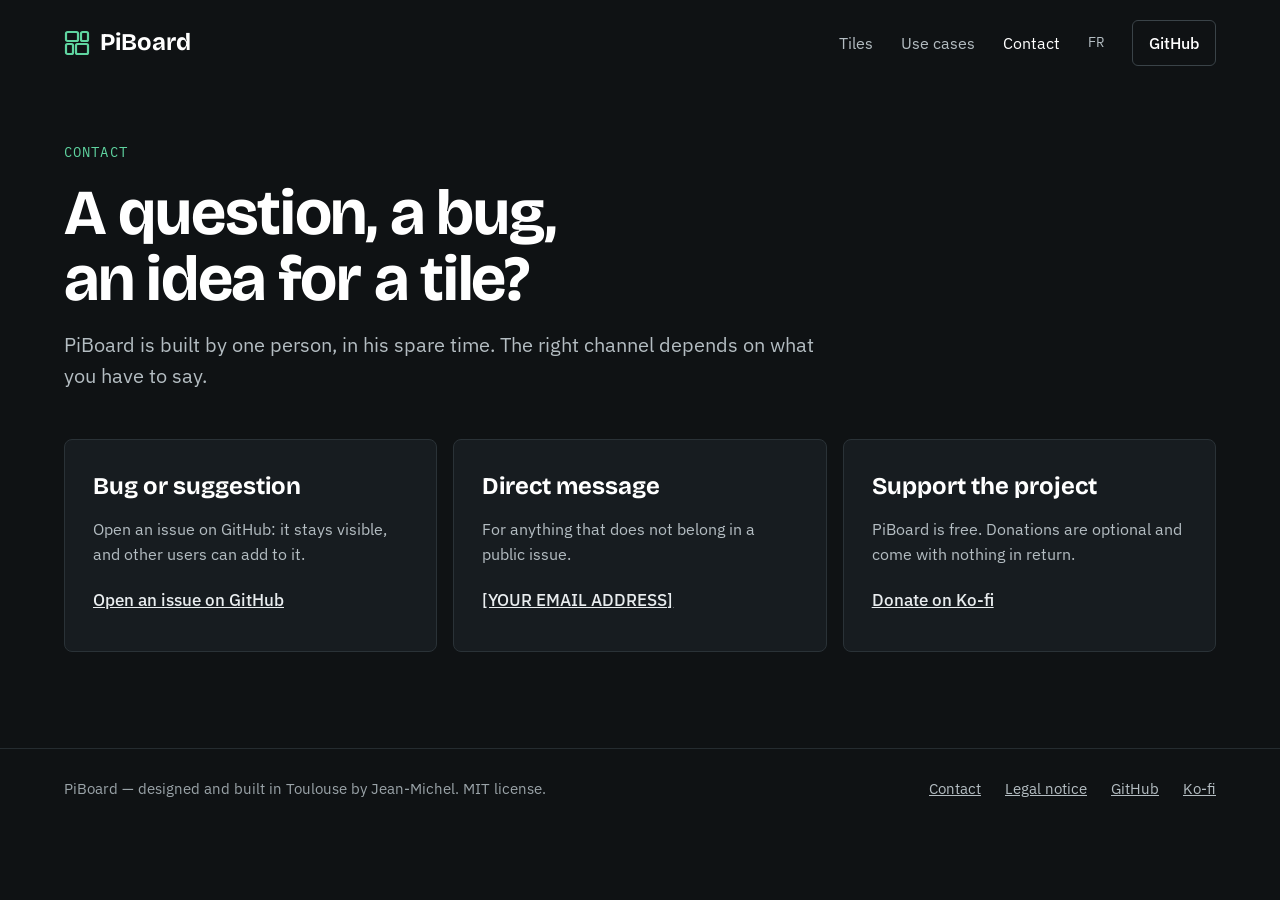
<file: en/contact.html>
<!doctype html>
<html lang="en">
<head>
<meta charset="utf-8">
<meta name="viewport" content="width=device-width, initial-scale=1">
<title>PiBoard — contact</title>
<link rel="icon" href="../images/favicon.svg" type="image/svg+xml">
<link rel="preconnect" href="https://fonts.googleapis.com">
<link rel="stylesheet" href="https://fonts.googleapis.com/css2?family=Bricolage+Grotesque:opsz,wght@12..96,500;12..96,700&amp;family=IBM+Plex+Sans:wght@400;500;600&amp;family=IBM+Plex+Mono:wght@400;500&amp;display=swap">
<link rel="stylesheet" href="../style.css">
</head>
<body>
<div style="background: #0f1214; color: #e9edef; font-family: 'IBM Plex Sans', 'Segoe UI', system-ui, sans-serif; font-size: 17px; line-height: 1.55">

<header style="max-width: 1200px; margin: 0 auto; padding: 20px 24px; box-sizing: border-box; display: flex; flex-wrap: wrap; align-items: center; justify-content: space-between; gap: 16px">
<a href="index.html" style="display: flex; align-items: center; gap: 10px; text-decoration: none; font-family: 'Bricolage Grotesque', 'Trebuchet MS', sans-serif; font-weight: 700; font-size: 24px; color: #ffffff; min-height: 44px">
<svg width="26" height="26" viewBox="0 0 26 26" fill="none" class="acc-stroke" stroke-width="2.2" aria-hidden="true"><rect x="2" y="2" width="12" height="9" rx="1.5"></rect><rect x="17" y="2" width="7" height="9" rx="1.5"></rect><rect x="2" y="14" width="7" height="10" rx="1.5"></rect><rect x="12" y="14" width="12" height="10" rx="1.5"></rect></svg>
<span>PiBoard</span>
</a>
<nav aria-label="Main navigation" style="display: flex; flex-wrap: wrap; align-items: center; gap: 8px 28px; font-size: 16px">
<a href="tiles.html" style="text-decoration: none; color: #b4bdc2; min-height: 44px; display: flex; align-items: center">Tiles</a>
<a href="use-cases.html" style="text-decoration: none; color: #b4bdc2; min-height: 44px; display: flex; align-items: center">Use cases</a>
<a href="contact.html" aria-current="page" style="text-decoration: none; color: #ffffff; min-height: 44px; display: flex; align-items: center">Contact</a>
<a href="../contact.html" lang="fr" aria-label="Version française" style="text-decoration: none; color: #b4bdc2; min-height: 44px; display: flex; align-items: center; font-family: 'IBM Plex Mono', Consolas, monospace; font-size: 14px">FR</a>
<a href="https://github.com/jihemezes/piboard" target="_blank" rel="noopener" style="text-decoration: none; color: #ffffff; border: 1px solid #3a4348; border-radius: 6px; padding: 0 16px; min-height: 44px; display: flex; align-items: center; font-weight: 500">GitHub</a>
</nav>
</header>

<main style="max-width: 1200px; margin: 0 auto; padding: 56px 24px 96px; box-sizing: border-box; display: flex; flex-direction: column; gap: 48px">

<div style="display: flex; flex-direction: column; gap: 16px; max-width: 760px">
<div style="font-family: 'IBM Plex Mono', Consolas, monospace; font-size: 14px; letter-spacing: 0.08em; text-transform: uppercase; color: var(--accent)">Contact</div>
<h1 style="margin: 0; font-family: 'Bricolage Grotesque', 'Trebuchet MS', sans-serif; font-weight: 700; font-size: clamp(38px, 5.5vw, 64px); line-height: 1.04; letter-spacing: -0.02em; color: #ffffff; text-wrap: balance">A question, a bug, an idea for a tile?</h1>
<p style="margin: 0; font-size: 20px; color: #b4bdc2; text-wrap: pretty">PiBoard is built by one person, in his spare time. The right channel depends on what you have to say.</p>
</div>

<div style="display: grid; grid-template-columns: repeat(auto-fit, minmax(min(300px, 100%), 1fr)); gap: 16px">
<div style="background: #171c20; border: 1px solid #2a3237; border-radius: 8px; padding: 28px; display: flex; flex-direction: column; gap: 12px">
<h2 style="margin: 0; font-family: 'Bricolage Grotesque', 'Trebuchet MS', sans-serif; font-weight: 700; font-size: 24px; color: #ffffff">Bug or suggestion</h2>
<p style="margin: 0; color: #b4bdc2; font-size: 16px; flex-grow: 1">Open an issue on GitHub: it stays visible, and other users can add to it.</p>
<a href="https://github.com/jihemezes/piboard/issues" target="_blank" rel="noopener" style="min-height: 44px; display: flex; align-items: center; font-weight: 500">Open an issue on GitHub</a>
</div>
<div style="background: #171c20; border: 1px solid #2a3237; border-radius: 8px; padding: 28px; display: flex; flex-direction: column; gap: 12px">
<h2 style="margin: 0; font-family: 'Bricolage Grotesque', 'Trebuchet MS', sans-serif; font-weight: 700; font-size: 24px; color: #ffffff">Direct message</h2>
<p style="margin: 0; color: #b4bdc2; font-size: 16px; flex-grow: 1">For anything that does not belong in a public issue.</p>
<a href="mailto:[YOUR EMAIL ADDRESS]" style="min-height: 44px; display: flex; align-items: center; font-weight: 500">[YOUR EMAIL ADDRESS]</a>
</div>
<div style="background: #171c20; border: 1px solid #2a3237; border-radius: 8px; padding: 28px; display: flex; flex-direction: column; gap: 12px">
<h2 style="margin: 0; font-family: 'Bricolage Grotesque', 'Trebuchet MS', sans-serif; font-weight: 700; font-size: 24px; color: #ffffff">Support the project</h2>
<p style="margin: 0; color: #b4bdc2; font-size: 16px; flex-grow: 1">PiBoard is free. Donations are optional and come with nothing in return.</p>
<a href="https://ko-fi.com/jihemezes" target="_blank" rel="noopener" style="min-height: 44px; display: flex; align-items: center; font-weight: 500">Donate on Ko-fi</a>
</div>
</div>

</main>

<footer style="border-top: 1px solid #252c30">
<div style="max-width: 1200px; margin: 0 auto; padding: 28px 24px; box-sizing: border-box; display: flex; flex-wrap: wrap; justify-content: space-between; gap: 12px 24px; font-size: 15px; color: #9aa3a8">
<div>PiBoard — designed and built in Toulouse by Jean-Michel. MIT license.</div>
<div style="display: flex; flex-wrap: wrap; gap: 8px 24px">
<a href="contact.html" style="color: #b4bdc2">Contact</a>
<a href="legal.html" style="color: #b4bdc2">Legal notice</a>
<a href="https://github.com/jihemezes/piboard" target="_blank" rel="noopener" style="color: #b4bdc2">GitHub</a>
<a href="https://ko-fi.com/jihemezes" target="_blank" rel="noopener" style="color: #b4bdc2">Ko-fi</a>
</div>
</div>
</footer>

</div>

<script src="../site.js"></script>
</body>
</html>
</file>
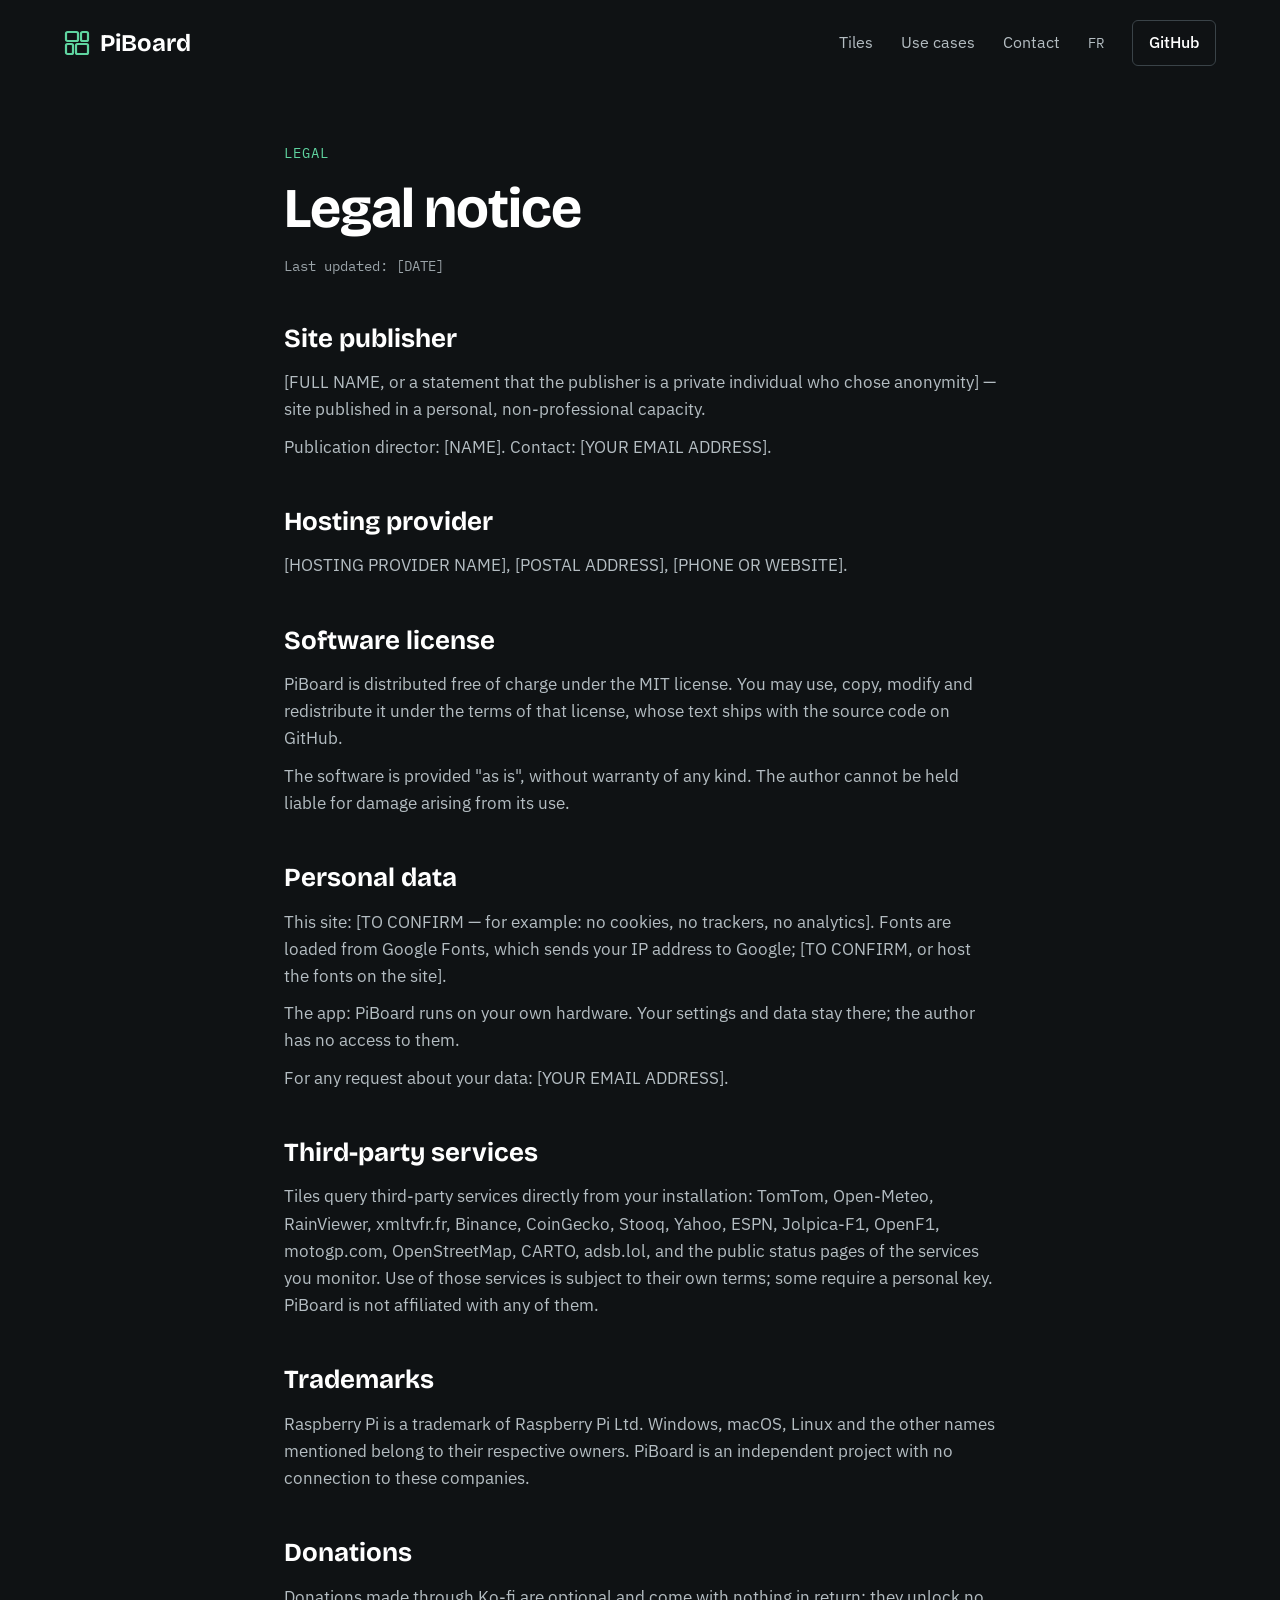
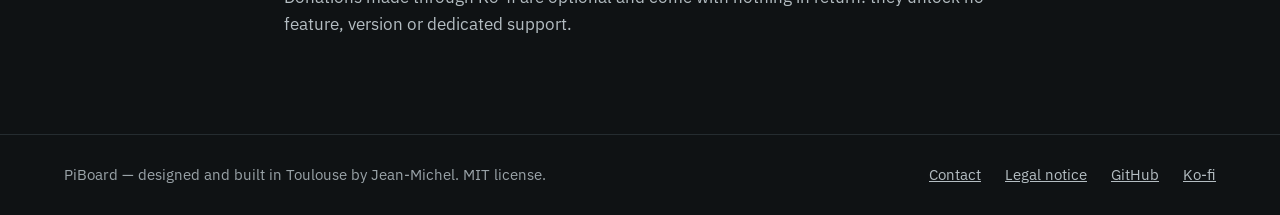
<file: en/legal.html>
<!doctype html>
<html lang="en">
<head>
<meta charset="utf-8">
<meta name="viewport" content="width=device-width, initial-scale=1">
<title>PiBoard — legal notice</title>
<link rel="icon" href="../images/favicon.svg" type="image/svg+xml">
<link rel="preconnect" href="https://fonts.googleapis.com">
<link rel="stylesheet" href="https://fonts.googleapis.com/css2?family=Bricolage+Grotesque:opsz,wght@12..96,500;12..96,700&amp;family=IBM+Plex+Sans:wght@400;500;600&amp;family=IBM+Plex+Mono:wght@400;500&amp;display=swap">
<link rel="stylesheet" href="../style.css">
</head>
<body>
<div style="background: #0f1214; color: #e9edef; font-family: 'IBM Plex Sans', 'Segoe UI', system-ui, sans-serif; font-size: 17px; line-height: 1.6">

<header style="max-width: 1200px; margin: 0 auto; padding: 20px 24px; box-sizing: border-box; display: flex; flex-wrap: wrap; align-items: center; justify-content: space-between; gap: 16px">
<a href="index.html" style="display: flex; align-items: center; gap: 10px; text-decoration: none; font-family: 'Bricolage Grotesque', 'Trebuchet MS', sans-serif; font-weight: 700; font-size: 24px; color: #ffffff; min-height: 44px">
<svg width="26" height="26" viewBox="0 0 26 26" fill="none" class="acc-stroke" stroke-width="2.2" aria-hidden="true"><rect x="2" y="2" width="12" height="9" rx="1.5"></rect><rect x="17" y="2" width="7" height="9" rx="1.5"></rect><rect x="2" y="14" width="7" height="10" rx="1.5"></rect><rect x="12" y="14" width="12" height="10" rx="1.5"></rect></svg>
<span>PiBoard</span>
</a>
<nav aria-label="Main navigation" style="display: flex; flex-wrap: wrap; align-items: center; gap: 8px 28px; font-size: 16px">
<a href="tiles.html" style="text-decoration: none; color: #b4bdc2; min-height: 44px; display: flex; align-items: center">Tiles</a>
<a href="use-cases.html" style="text-decoration: none; color: #b4bdc2; min-height: 44px; display: flex; align-items: center">Use cases</a>
<a href="contact.html" style="text-decoration: none; color: #b4bdc2; min-height: 44px; display: flex; align-items: center">Contact</a>
<a href="../mentions-legales.html" lang="fr" aria-label="Version française" style="text-decoration: none; color: #b4bdc2; min-height: 44px; display: flex; align-items: center; font-family: 'IBM Plex Mono', Consolas, monospace; font-size: 14px">FR</a>
<a href="https://github.com/jihemezes/piboard" target="_blank" rel="noopener" style="text-decoration: none; color: #ffffff; border: 1px solid #3a4348; border-radius: 6px; padding: 0 16px; min-height: 44px; display: flex; align-items: center; font-weight: 500">GitHub</a>
</nav>
</header>

<main style="max-width: 760px; margin: 0 auto; padding: 56px 24px 96px; box-sizing: border-box; display: flex; flex-direction: column; gap: 40px">

<div style="display: flex; flex-direction: column; gap: 16px">
<div style="font-family: 'IBM Plex Mono', Consolas, monospace; font-size: 14px; letter-spacing: 0.08em; text-transform: uppercase; color: var(--accent)">Legal</div>
<h1 style="margin: 0; font-family: 'Bricolage Grotesque', 'Trebuchet MS', sans-serif; font-weight: 700; font-size: clamp(36px, 5vw, 56px); line-height: 1.05; letter-spacing: -0.02em; color: #ffffff">Legal notice</h1>
<p style="margin: 0; color: #9aa3a8; font-family: 'IBM Plex Mono', Consolas, monospace; font-size: 14px">Last updated: [DATE]</p>
</div>

<section style="display: flex; flex-direction: column; gap: 10px">
<h2 style="margin: 0; font-family: 'Bricolage Grotesque', 'Trebuchet MS', sans-serif; font-weight: 700; font-size: 26px; color: #ffffff">Site publisher</h2>
<p style="margin: 0; color: #b4bdc2">[FULL NAME, or a statement that the publisher is a private individual who chose anonymity] — site published in a personal, non-professional capacity.</p>
<p style="margin: 0; color: #b4bdc2">Publication director: [NAME]. Contact: [YOUR EMAIL ADDRESS].</p>
</section>

<section style="display: flex; flex-direction: column; gap: 10px">
<h2 style="margin: 0; font-family: 'Bricolage Grotesque', 'Trebuchet MS', sans-serif; font-weight: 700; font-size: 26px; color: #ffffff">Hosting provider</h2>
<p style="margin: 0; color: #b4bdc2">[HOSTING PROVIDER NAME], [POSTAL ADDRESS], [PHONE OR WEBSITE].</p>
</section>

<section style="display: flex; flex-direction: column; gap: 10px">
<h2 style="margin: 0; font-family: 'Bricolage Grotesque', 'Trebuchet MS', sans-serif; font-weight: 700; font-size: 26px; color: #ffffff">Software license</h2>
<p style="margin: 0; color: #b4bdc2">PiBoard is distributed free of charge under the MIT license. You may use, copy, modify and redistribute it under the terms of that license, whose text ships with the source code on GitHub.</p>
<p style="margin: 0; color: #b4bdc2">The software is provided "as is", without warranty of any kind. The author cannot be held liable for damage arising from its use.</p>
</section>

<section style="display: flex; flex-direction: column; gap: 10px">
<h2 style="margin: 0; font-family: 'Bricolage Grotesque', 'Trebuchet MS', sans-serif; font-weight: 700; font-size: 26px; color: #ffffff">Personal data</h2>
<p style="margin: 0; color: #b4bdc2">This site: [TO CONFIRM — for example: no cookies, no trackers, no analytics]. Fonts are loaded from Google Fonts, which sends your IP address to Google; [TO CONFIRM, or host the fonts on the site].</p>
<p style="margin: 0; color: #b4bdc2">The app: PiBoard runs on your own hardware. Your settings and data stay there; the author has no access to them.</p>
<p style="margin: 0; color: #b4bdc2">For any request about your data: [YOUR EMAIL ADDRESS].</p>
</section>

<section style="display: flex; flex-direction: column; gap: 10px">
<h2 style="margin: 0; font-family: 'Bricolage Grotesque', 'Trebuchet MS', sans-serif; font-weight: 700; font-size: 26px; color: #ffffff">Third-party services</h2>
<p style="margin: 0; color: #b4bdc2">Tiles query third-party services directly from your installation: TomTom, Open-Meteo, RainViewer, xmltvfr.fr, Binance, CoinGecko, Stooq, Yahoo, ESPN, Jolpica-F1, OpenF1, motogp.com, OpenStreetMap, CARTO, adsb.lol, and the public status pages of the services you monitor. Use of those services is subject to their own terms; some require a personal key. PiBoard is not affiliated with any of them.</p>
</section>

<section style="display: flex; flex-direction: column; gap: 10px">
<h2 style="margin: 0; font-family: 'Bricolage Grotesque', 'Trebuchet MS', sans-serif; font-weight: 700; font-size: 26px; color: #ffffff">Trademarks</h2>
<p style="margin: 0; color: #b4bdc2">Raspberry Pi is a trademark of Raspberry Pi Ltd. Windows, macOS, Linux and the other names mentioned belong to their respective owners. PiBoard is an independent project with no connection to these companies.</p>
</section>

<section style="display: flex; flex-direction: column; gap: 10px">
<h2 style="margin: 0; font-family: 'Bricolage Grotesque', 'Trebuchet MS', sans-serif; font-weight: 700; font-size: 26px; color: #ffffff">Donations</h2>
<p style="margin: 0; color: #b4bdc2">Donations made through Ko-fi are optional and come with nothing in return: they unlock no feature, version or dedicated support.</p>
</section>

</main>

<footer style="border-top: 1px solid #252c30">
<div style="max-width: 1200px; margin: 0 auto; padding: 28px 24px; box-sizing: border-box; display: flex; flex-wrap: wrap; justify-content: space-between; gap: 12px 24px; font-size: 15px; color: #9aa3a8">
<div>PiBoard — designed and built in Toulouse by Jean-Michel. MIT license.</div>
<div style="display: flex; flex-wrap: wrap; gap: 8px 24px">
<a href="contact.html" style="color: #b4bdc2">Contact</a>
<a href="legal.html" style="color: #b4bdc2">Legal notice</a>
<a href="https://github.com/jihemezes/piboard" target="_blank" rel="noopener" style="color: #b4bdc2">GitHub</a>
<a href="https://ko-fi.com/jihemezes" target="_blank" rel="noopener" style="color: #b4bdc2">Ko-fi</a>
</div>
</div>
</footer>

</div>

<script src="../site.js"></script>
</body>
</html>
</file>
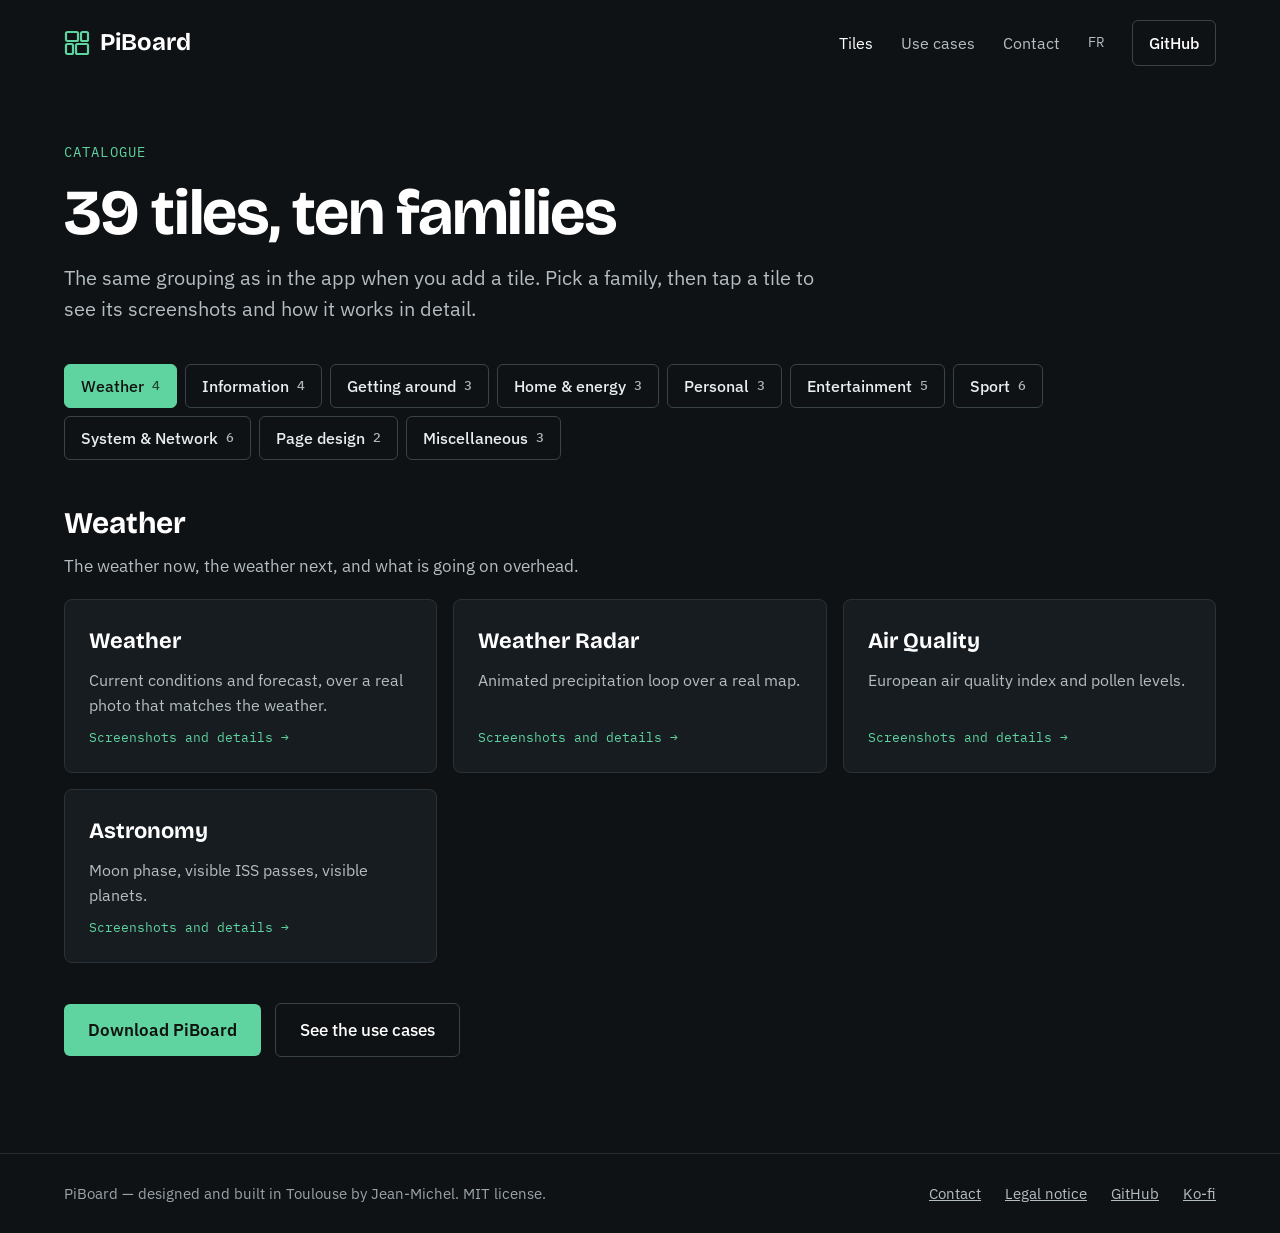
<file: en/tiles.html>
<!doctype html>
<html lang="en">
<head>
<meta charset="utf-8">
<meta name="viewport" content="width=device-width, initial-scale=1">
<title>PiBoard — tile catalogue</title>
<link rel="icon" href="../images/favicon.svg" type="image/svg+xml">
<link rel="preconnect" href="https://fonts.googleapis.com">
<link rel="stylesheet" href="https://fonts.googleapis.com/css2?family=Bricolage+Grotesque:opsz,wght@12..96,500;12..96,700&amp;family=IBM+Plex+Sans:wght@400;500;600&amp;family=IBM+Plex+Mono:wght@400;500&amp;display=swap">
<link rel="stylesheet" href="../style.css">
</head>
<body>
<div style="background: #0f1214; color: #e9edef; font-family: 'IBM Plex Sans', 'Segoe UI', system-ui, sans-serif; font-size: 17px; line-height: 1.55">

<header style="max-width: 1200px; margin: 0 auto; padding: 20px 24px; box-sizing: border-box; display: flex; flex-wrap: wrap; align-items: center; justify-content: space-between; gap: 16px">
<a href="index.html" style="display: flex; align-items: center; gap: 10px; text-decoration: none; font-family: 'Bricolage Grotesque', 'Trebuchet MS', sans-serif; font-weight: 700; font-size: 24px; color: #ffffff; min-height: 44px">
<svg width="26" height="26" viewBox="0 0 26 26" fill="none" class="acc-stroke" stroke-width="2.2" aria-hidden="true"><rect x="2" y="2" width="12" height="9" rx="1.5"></rect><rect x="17" y="2" width="7" height="9" rx="1.5"></rect><rect x="2" y="14" width="7" height="10" rx="1.5"></rect><rect x="12" y="14" width="12" height="10" rx="1.5"></rect></svg>
<span>PiBoard</span>
</a>
<nav aria-label="Main navigation" style="display: flex; flex-wrap: wrap; align-items: center; gap: 8px 28px; font-size: 16px">
<a href="tiles.html" aria-current="page" style="text-decoration: none; color: #ffffff; min-height: 44px; display: flex; align-items: center">Tiles</a>
<a href="use-cases.html" style="text-decoration: none; color: #b4bdc2; min-height: 44px; display: flex; align-items: center">Use cases</a>
<a href="contact.html" style="text-decoration: none; color: #b4bdc2; min-height: 44px; display: flex; align-items: center">Contact</a>
<a href="../tuiles.html" lang="fr" aria-label="Version française" style="text-decoration: none; color: #b4bdc2; min-height: 44px; display: flex; align-items: center; font-family: 'IBM Plex Mono', Consolas, monospace; font-size: 14px">FR</a>
<a href="https://github.com/jihemezes/piboard" target="_blank" rel="noopener" style="text-decoration: none; color: #ffffff; border: 1px solid #3a4348; border-radius: 6px; padding: 0 16px; min-height: 44px; display: flex; align-items: center; font-weight: 500">GitHub</a>
</nav>
</header>

<main style="max-width: 1200px; margin: 0 auto; padding: 56px 24px 96px; box-sizing: border-box; display: flex; flex-direction: column; gap: 40px">

<div style="display: flex; flex-direction: column; gap: 16px; max-width: 760px">
<div style="font-family: 'IBM Plex Mono', Consolas, monospace; font-size: 14px; letter-spacing: 0.08em; text-transform: uppercase; color: var(--accent)">Catalogue</div>
<h1 style="margin: 0; font-family: 'Bricolage Grotesque', 'Trebuchet MS', sans-serif; font-weight: 700; font-size: clamp(38px, 5.5vw, 64px); line-height: 1.04; letter-spacing: -0.02em; color: #ffffff; text-wrap: balance">39 tiles, ten families</h1>
<p style="margin: 0; font-size: 20px; color: #b4bdc2; text-wrap: pretty">The same grouping as in the app when you add a tile. Pick a family, then tap a tile to see its screenshots and how it works in detail.</p>
</div>

<div role="tablist" aria-label="Tile families" style="display: flex; flex-wrap: wrap; gap: 8px">

<button type="button" role="tab" class="fam-tab" data-fam="0" aria-selected="true" style="font: inherit; font-size: 16px; font-weight: 500; cursor: pointer; min-height: 44px; padding: 0 16px; border-radius: 6px; display: flex; align-items: center; gap: 8px; border: 1px solid var(--accent); background: var(--accent); color: #10130f">
<span>Weather</span>
<span style="font-family: 'IBM Plex Mono', Consolas, monospace; font-size: 13px; opacity: 0.75">4</span>
</button>

<button type="button" role="tab" class="fam-tab" data-fam="1" aria-selected="false" style="font: inherit; font-size: 16px; font-weight: 500; cursor: pointer; min-height: 44px; padding: 0 16px; border-radius: 6px; display: flex; align-items: center; gap: 8px; border: 1px solid #3a4348; background: transparent; color: #e9edef">
<span>Information</span>
<span style="font-family: 'IBM Plex Mono', Consolas, monospace; font-size: 13px; opacity: 0.75">4</span>
</button>

<button type="button" role="tab" class="fam-tab" data-fam="2" aria-selected="false" style="font: inherit; font-size: 16px; font-weight: 500; cursor: pointer; min-height: 44px; padding: 0 16px; border-radius: 6px; display: flex; align-items: center; gap: 8px; border: 1px solid #3a4348; background: transparent; color: #e9edef">
<span>Getting around</span>
<span style="font-family: 'IBM Plex Mono', Consolas, monospace; font-size: 13px; opacity: 0.75">3</span>
</button>

<button type="button" role="tab" class="fam-tab" data-fam="3" aria-selected="false" style="font: inherit; font-size: 16px; font-weight: 500; cursor: pointer; min-height: 44px; padding: 0 16px; border-radius: 6px; display: flex; align-items: center; gap: 8px; border: 1px solid #3a4348; background: transparent; color: #e9edef">
<span>Home &amp; energy</span>
<span style="font-family: 'IBM Plex Mono', Consolas, monospace; font-size: 13px; opacity: 0.75">3</span>
</button>

<button type="button" role="tab" class="fam-tab" data-fam="4" aria-selected="false" style="font: inherit; font-size: 16px; font-weight: 500; cursor: pointer; min-height: 44px; padding: 0 16px; border-radius: 6px; display: flex; align-items: center; gap: 8px; border: 1px solid #3a4348; background: transparent; color: #e9edef">
<span>Personal</span>
<span style="font-family: 'IBM Plex Mono', Consolas, monospace; font-size: 13px; opacity: 0.75">3</span>
</button>

<button type="button" role="tab" class="fam-tab" data-fam="5" aria-selected="false" style="font: inherit; font-size: 16px; font-weight: 500; cursor: pointer; min-height: 44px; padding: 0 16px; border-radius: 6px; display: flex; align-items: center; gap: 8px; border: 1px solid #3a4348; background: transparent; color: #e9edef">
<span>Entertainment</span>
<span style="font-family: 'IBM Plex Mono', Consolas, monospace; font-size: 13px; opacity: 0.75">5</span>
</button>

<button type="button" role="tab" class="fam-tab" data-fam="6" aria-selected="false" style="font: inherit; font-size: 16px; font-weight: 500; cursor: pointer; min-height: 44px; padding: 0 16px; border-radius: 6px; display: flex; align-items: center; gap: 8px; border: 1px solid #3a4348; background: transparent; color: #e9edef">
<span>Sport</span>
<span style="font-family: 'IBM Plex Mono', Consolas, monospace; font-size: 13px; opacity: 0.75">6</span>
</button>

<button type="button" role="tab" class="fam-tab" data-fam="7" aria-selected="false" style="font: inherit; font-size: 16px; font-weight: 500; cursor: pointer; min-height: 44px; padding: 0 16px; border-radius: 6px; display: flex; align-items: center; gap: 8px; border: 1px solid #3a4348; background: transparent; color: #e9edef">
<span>System &amp; Network</span>
<span style="font-family: 'IBM Plex Mono', Consolas, monospace; font-size: 13px; opacity: 0.75">6</span>
</button>

<button type="button" role="tab" class="fam-tab" data-fam="8" aria-selected="false" style="font: inherit; font-size: 16px; font-weight: 500; cursor: pointer; min-height: 44px; padding: 0 16px; border-radius: 6px; display: flex; align-items: center; gap: 8px; border: 1px solid #3a4348; background: transparent; color: #e9edef">
<span>Page design</span>
<span style="font-family: 'IBM Plex Mono', Consolas, monospace; font-size: 13px; opacity: 0.75">2</span>
</button>

<button type="button" role="tab" class="fam-tab" data-fam="9" aria-selected="false" style="font: inherit; font-size: 16px; font-weight: 500; cursor: pointer; min-height: 44px; padding: 0 16px; border-radius: 6px; display: flex; align-items: center; gap: 8px; border: 1px solid #3a4348; background: transparent; color: #e9edef">
<span>Miscellaneous</span>
<span style="font-family: 'IBM Plex Mono', Consolas, monospace; font-size: 13px; opacity: 0.75">3</span>
</button>

</div>

<section role="tabpanel" data-panel="0" style="display: flex; flex-direction: column; gap: 20px">
<div style="display: flex; flex-direction: column; gap: 6px">
<h2 style="margin: 0; font-family: 'Bricolage Grotesque', 'Trebuchet MS', sans-serif; font-weight: 700; font-size: 30px; color: #ffffff">Weather</h2>
<p style="margin: 0; color: #b4bdc2">The weather now, the weather next, and what is going on overhead.</p>
</div>
<div style="display: grid; grid-template-columns: repeat(auto-fit, minmax(min(300px, 100%), 1fr)); gap: 16px">

<button type="button" class="tile-card" aria-haspopup="dialog" data-fam="0" data-tile="0" style="font: inherit; text-align: left; cursor: pointer; background: #171c20; border: 1px solid #2a3237; border-radius: 8px; padding: 24px; display: flex; flex-direction: column; gap: 10px; color: #e9edef">
<span style="font-family: 'Bricolage Grotesque', 'Trebuchet MS', sans-serif; font-weight: 700; font-size: 22px; color: #ffffff">Weather</span>
<span style="color: #b4bdc2; font-size: 16px; flex-grow: 1">Current conditions and forecast, over a real photo that matches the weather.</span>
<span style="font-family: 'IBM Plex Mono', Consolas, monospace; font-size: 13px; color: var(--accent)">Screenshots and details →</span>
</button>

<button type="button" class="tile-card" aria-haspopup="dialog" data-fam="0" data-tile="1" style="font: inherit; text-align: left; cursor: pointer; background: #171c20; border: 1px solid #2a3237; border-radius: 8px; padding: 24px; display: flex; flex-direction: column; gap: 10px; color: #e9edef">
<span style="font-family: 'Bricolage Grotesque', 'Trebuchet MS', sans-serif; font-weight: 700; font-size: 22px; color: #ffffff">Weather Radar</span>
<span style="color: #b4bdc2; font-size: 16px; flex-grow: 1">Animated precipitation loop over a real map.</span>
<span style="font-family: 'IBM Plex Mono', Consolas, monospace; font-size: 13px; color: var(--accent)">Screenshots and details →</span>
</button>

<button type="button" class="tile-card" aria-haspopup="dialog" data-fam="0" data-tile="2" style="font: inherit; text-align: left; cursor: pointer; background: #171c20; border: 1px solid #2a3237; border-radius: 8px; padding: 24px; display: flex; flex-direction: column; gap: 10px; color: #e9edef">
<span style="font-family: 'Bricolage Grotesque', 'Trebuchet MS', sans-serif; font-weight: 700; font-size: 22px; color: #ffffff">Air Quality</span>
<span style="color: #b4bdc2; font-size: 16px; flex-grow: 1">European air quality index and pollen levels.</span>
<span style="font-family: 'IBM Plex Mono', Consolas, monospace; font-size: 13px; color: var(--accent)">Screenshots and details →</span>
</button>

<button type="button" class="tile-card" aria-haspopup="dialog" data-fam="0" data-tile="3" style="font: inherit; text-align: left; cursor: pointer; background: #171c20; border: 1px solid #2a3237; border-radius: 8px; padding: 24px; display: flex; flex-direction: column; gap: 10px; color: #e9edef">
<span style="font-family: 'Bricolage Grotesque', 'Trebuchet MS', sans-serif; font-weight: 700; font-size: 22px; color: #ffffff">Astronomy</span>
<span style="color: #b4bdc2; font-size: 16px; flex-grow: 1">Moon phase, visible ISS passes, visible planets.</span>
<span style="font-family: 'IBM Plex Mono', Consolas, monospace; font-size: 13px; color: var(--accent)">Screenshots and details →</span>
</button>

</div>
</section>
<section role="tabpanel" data-panel="1" hidden style="display: flex; flex-direction: column; gap: 20px">
<div style="display: flex; flex-direction: column; gap: 6px">
<h2 style="margin: 0; font-family: 'Bricolage Grotesque', 'Trebuchet MS', sans-serif; font-weight: 700; font-size: 30px; color: #ffffff">Information</h2>
<p style="margin: 0; color: #b4bdc2">News and markets, without opening a browser.</p>
</div>
<div style="display: grid; grid-template-columns: repeat(auto-fit, minmax(min(300px, 100%), 1fr)); gap: 16px">

<button type="button" class="tile-card" aria-haspopup="dialog" data-fam="1" data-tile="0" style="font: inherit; text-align: left; cursor: pointer; background: #171c20; border: 1px solid #2a3237; border-radius: 8px; padding: 24px; display: flex; flex-direction: column; gap: 10px; color: #e9edef">
<span style="font-family: 'Bricolage Grotesque', 'Trebuchet MS', sans-serif; font-weight: 700; font-size: 22px; color: #ffffff">RSS feed</span>
<span style="color: #b4bdc2; font-size: 16px; flex-grow: 1">Up to 12 RSS and Atom feeds in one tile, each with its own colour, and the article readable in a popup.</span>
<span style="font-family: 'IBM Plex Mono', Consolas, monospace; font-size: 13px; color: var(--accent)">Screenshots and details →</span>
</button>

<button type="button" class="tile-card" aria-haspopup="dialog" data-fam="1" data-tile="1" style="font: inherit; text-align: left; cursor: pointer; background: #171c20; border: 1px solid #2a3237; border-radius: 8px; padding: 24px; display: flex; flex-direction: column; gap: 10px; color: #e9edef">
<span style="font-family: 'Bricolage Grotesque', 'Trebuchet MS', sans-serif; font-weight: 700; font-size: 22px; color: #ffffff">Web page</span>
<span style="color: #b4bdc2; font-size: 16px; flex-grow: 1">Any page inside a tile, with zoom and periodic reload.</span>
<span style="font-family: 'IBM Plex Mono', Consolas, monospace; font-size: 13px; color: var(--accent)">Screenshots and details →</span>
</button>

<button type="button" class="tile-card" aria-haspopup="dialog" data-fam="1" data-tile="2" style="font: inherit; text-align: left; cursor: pointer; background: #171c20; border: 1px solid #2a3237; border-radius: 8px; padding: 24px; display: flex; flex-direction: column; gap: 10px; color: #e9edef">
<span style="font-family: 'Bricolage Grotesque', 'Trebuchet MS', sans-serif; font-weight: 700; font-size: 22px; color: #ffffff">Crypto prices</span>
<span style="color: #b4bdc2; font-size: 16px; flex-grow: 1">Live prices, with a 24h, 7d, 30d or 1y chart on tap.</span>
<span style="font-family: 'IBM Plex Mono', Consolas, monospace; font-size: 13px; color: var(--accent)">Screenshots and details →</span>
</button>

<button type="button" class="tile-card" aria-haspopup="dialog" data-fam="1" data-tile="3" style="font: inherit; text-align: left; cursor: pointer; background: #171c20; border: 1px solid #2a3237; border-radius: 8px; padding: 24px; display: flex; flex-direction: column; gap: 10px; color: #e9edef">
<span style="font-family: 'Bricolage Grotesque', 'Trebuchet MS', sans-serif; font-weight: 700; font-size: 22px; color: #ffffff">Stocks &amp; indices</span>
<span style="color: #b4bdc2; font-size: 16px; flex-grow: 1">Indices, shares, currencies and commodities, by exchange.</span>
<span style="font-family: 'IBM Plex Mono', Consolas, monospace; font-size: 13px; color: var(--accent)">Screenshots and details →</span>
</button>

</div>
</section>
<section role="tabpanel" data-panel="2" hidden style="display: flex; flex-direction: column; gap: 20px">
<div style="display: flex; flex-direction: column; gap: 6px">
<h2 style="margin: 0; font-family: 'Bricolage Grotesque', 'Trebuchet MS', sans-serif; font-weight: 700; font-size: 30px; color: #ffffff">Getting around</h2>
<p style="margin: 0; color: #b4bdc2">Before you leave, and for watching planes go by.</p>
</div>
<div style="display: grid; grid-template-columns: repeat(auto-fit, minmax(min(300px, 100%), 1fr)); gap: 16px">

<button type="button" class="tile-card" aria-haspopup="dialog" data-fam="2" data-tile="0" style="font: inherit; text-align: left; cursor: pointer; background: #171c20; border: 1px solid #2a3237; border-radius: 8px; padding: 24px; display: flex; flex-direction: column; gap: 10px; color: #e9edef">
<span style="font-family: 'Bricolage Grotesque', 'Trebuchet MS', sans-serif; font-weight: 700; font-size: 22px; color: #ffffff">Traffic map</span>
<span style="color: #b4bdc2; font-size: 16px; flex-grow: 1">Live traffic on a TomTom map, with a quota-aware refresh schedule.</span>
<span style="font-family: 'IBM Plex Mono', Consolas, monospace; font-size: 13px; color: var(--accent)">Screenshots and details →</span>
</button>

<button type="button" class="tile-card" aria-haspopup="dialog" data-fam="2" data-tile="1" style="font: inherit; text-align: left; cursor: pointer; background: #171c20; border: 1px solid #2a3237; border-radius: 8px; padding: 24px; display: flex; flex-direction: column; gap: 10px; color: #e9edef">
<span style="font-family: 'Bricolage Grotesque', 'Trebuchet MS', sans-serif; font-weight: 700; font-size: 22px; color: #ffffff">Commute time</span>
<span style="color: #b4bdc2; font-size: 16px; flex-grow: 1">Real driving time, gap with the usual, suggested departure.</span>
<span style="font-family: 'IBM Plex Mono', Consolas, monospace; font-size: 13px; color: var(--accent)">Screenshots and details →</span>
</button>

<button type="button" class="tile-card" aria-haspopup="dialog" data-fam="2" data-tile="2" style="font: inherit; text-align: left; cursor: pointer; background: #171c20; border: 1px solid #2a3237; border-radius: 8px; padding: 24px; display: flex; flex-direction: column; gap: 10px; color: #e9edef">
<span style="font-family: 'Bricolage Grotesque', 'Trebuchet MS', sans-serif; font-weight: 700; font-size: 22px; color: #ffffff">Planes Overhead</span>
<span style="color: #b4bdc2; font-size: 16px; flex-grow: 1">Live aircraft on a map, around where you live.</span>
<span style="font-family: 'IBM Plex Mono', Consolas, monospace; font-size: 13px; color: var(--accent)">Screenshots and details →</span>
</button>

</div>
</section>
<section role="tabpanel" data-panel="3" hidden style="display: flex; flex-direction: column; gap: 20px">
<div style="display: flex; flex-direction: column; gap: 6px">
<h2 style="margin: 0; font-family: 'Bricolage Grotesque', 'Trebuchet MS', sans-serif; font-weight: 700; font-size: 30px; color: #ffffff">Home &amp; energy</h2>
<p style="margin: 0; color: #b4bdc2">What is happening inside the home.</p>
</div>
<div style="display: grid; grid-template-columns: repeat(auto-fit, minmax(min(300px, 100%), 1fr)); gap: 16px">

<button type="button" class="tile-card" aria-haspopup="dialog" data-fam="3" data-tile="0" style="font: inherit; text-align: left; cursor: pointer; background: #171c20; border: 1px solid #2a3237; border-radius: 8px; padding: 24px; display: flex; flex-direction: column; gap: 10px; color: #e9edef">
<span style="font-family: 'Bricolage Grotesque', 'Trebuchet MS', sans-serif; font-weight: 700; font-size: 22px; color: #ffffff">Tempo colour</span>
<span style="color: #b4bdc2; font-size: 16px; flex-grow: 1">Today's colour of EDF's Tempo tariff, readable across the room.</span>
<span style="font-family: 'IBM Plex Mono', Consolas, monospace; font-size: 13px; color: var(--accent)">Screenshots and details →</span>
</button>

<button type="button" class="tile-card" aria-haspopup="dialog" data-fam="3" data-tile="1" style="font: inherit; text-align: left; cursor: pointer; background: #171c20; border: 1px solid #2a3237; border-radius: 8px; padding: 24px; display: flex; flex-direction: column; gap: 10px; color: #e9edef">
<span style="font-family: 'Bricolage Grotesque', 'Trebuchet MS', sans-serif; font-weight: 700; font-size: 22px; color: #ffffff">Home Assistant</span>
<span style="color: #b4bdc2; font-size: 16px; flex-grow: 1">Your entities live: temperatures, doors, consumption. Read-only.</span>
<span style="font-family: 'IBM Plex Mono', Consolas, monospace; font-size: 13px; color: var(--accent)">Screenshots and details →</span>
</button>

<button type="button" class="tile-card" aria-haspopup="dialog" data-fam="3" data-tile="2" style="font: inherit; text-align: left; cursor: pointer; background: #171c20; border: 1px solid #2a3237; border-radius: 8px; padding: 24px; display: flex; flex-direction: column; gap: 10px; color: #e9edef">
<span style="font-family: 'Bricolage Grotesque', 'Trebuchet MS', sans-serif; font-weight: 700; font-size: 22px; color: #ffffff">Bambu Lab 3D printer</span>
<span style="color: #b4bdc2; font-size: 16px; flex-grow: 1">Progress, stage, finish time, temperatures and spools of the current print.</span>
<span style="font-family: 'IBM Plex Mono', Consolas, monospace; font-size: 13px; color: var(--accent)">Screenshots and details →</span>
</button>

</div>
</section>
<section role="tabpanel" data-panel="4" hidden style="display: flex; flex-direction: column; gap: 20px">
<div style="display: flex; flex-direction: column; gap: 6px">
<h2 style="margin: 0; font-family: 'Bricolage Grotesque', 'Trebuchet MS', sans-serif; font-weight: 700; font-size: 30px; color: #ffffff">Personal</h2>
<p style="margin: 0; color: #b4bdc2">Your calendar, your mail, your notes.</p>
</div>
<div style="display: grid; grid-template-columns: repeat(auto-fit, minmax(min(300px, 100%), 1fr)); gap: 16px">

<button type="button" class="tile-card" aria-haspopup="dialog" data-fam="4" data-tile="0" style="font: inherit; text-align: left; cursor: pointer; background: #171c20; border: 1px solid #2a3237; border-radius: 8px; padding: 24px; display: flex; flex-direction: column; gap: 10px; color: #e9edef">
<span style="font-family: 'Bricolage Grotesque', 'Trebuchet MS', sans-serif; font-weight: 700; font-size: 22px; color: #ffffff">Calendar</span>
<span style="color: #b4bdc2; font-size: 16px; flex-grow: 1">Several calendars merged, each in its own colour.</span>
<span style="font-family: 'IBM Plex Mono', Consolas, monospace; font-size: 13px; color: var(--accent)">Screenshots and details →</span>
</button>

<button type="button" class="tile-card" aria-haspopup="dialog" data-fam="4" data-tile="1" style="font: inherit; text-align: left; cursor: pointer; background: #171c20; border: 1px solid #2a3237; border-radius: 8px; padding: 24px; display: flex; flex-direction: column; gap: 10px; color: #e9edef">
<span style="font-family: 'Bricolage Grotesque', 'Trebuchet MS', sans-serif; font-weight: 700; font-size: 22px; color: #ffffff">Mailbox</span>
<span style="color: #b4bdc2; font-size: 16px; flex-grow: 1">The latest messages from your IMAP mailbox, readable on tap.</span>
<span style="font-family: 'IBM Plex Mono', Consolas, monospace; font-size: 13px; color: var(--accent)">Screenshots and details →</span>
</button>

<button type="button" class="tile-card" aria-haspopup="dialog" data-fam="4" data-tile="2" style="font: inherit; text-align: left; cursor: pointer; background: #171c20; border: 1px solid #2a3237; border-radius: 8px; padding: 24px; display: flex; flex-direction: column; gap: 10px; color: #e9edef">
<span style="font-family: 'Bricolage Grotesque', 'Trebuchet MS', sans-serif; font-weight: 700; font-size: 22px; color: #ffffff">Notes</span>
<span style="color: #b4bdc2; font-size: 16px; flex-grow: 1">Full Markdown notes, checklists, sticky-note colours.</span>
<span style="font-family: 'IBM Plex Mono', Consolas, monospace; font-size: 13px; color: var(--accent)">Screenshots and details →</span>
</button>

</div>
</section>
<section role="tabpanel" data-panel="5" hidden style="display: flex; flex-direction: column; gap: 20px">
<div style="display: flex; flex-direction: column; gap: 6px">
<h2 style="margin: 0; font-family: 'Bricolage Grotesque', 'Trebuchet MS', sans-serif; font-weight: 700; font-size: 30px; color: #ffffff">Entertainment</h2>
<p style="margin: 0; color: #b4bdc2">Television, videos and photos.</p>
</div>
<div style="display: grid; grid-template-columns: repeat(auto-fit, minmax(min(300px, 100%), 1fr)); gap: 16px">

<button type="button" class="tile-card" aria-haspopup="dialog" data-fam="5" data-tile="0" style="font: inherit; text-align: left; cursor: pointer; background: #171c20; border: 1px solid #2a3237; border-radius: 8px; padding: 24px; display: flex; flex-direction: column; gap: 10px; color: #e9edef">
<span style="font-family: 'Bricolage Grotesque', 'Trebuchet MS', sans-serif; font-weight: 700; font-size: 22px; color: #ffffff">TV guide</span>
<span style="color: #b4bdc2; font-size: 16px; flex-grow: 1">French DTT and Canal+ turnkey, and close to 400 channels in advanced mode.</span>
<span style="font-family: 'IBM Plex Mono', Consolas, monospace; font-size: 13px; color: var(--accent)">Screenshots and details →</span>
</button>

<button type="button" class="tile-card" aria-haspopup="dialog" data-fam="5" data-tile="1" style="font: inherit; text-align: left; cursor: pointer; background: #171c20; border: 1px solid #2a3237; border-radius: 8px; padding: 24px; display: flex; flex-direction: column; gap: 10px; color: #e9edef">
<span style="font-family: 'Bricolage Grotesque', 'Trebuchet MS', sans-serif; font-weight: 700; font-size: 22px; color: #ffffff">TV channels</span>
<span style="color: #b4bdc2; font-size: 16px; flex-grow: 1">A player for your IPTV playlist or Xtream subscription, with recording.</span>
<span style="font-family: 'IBM Plex Mono', Consolas, monospace; font-size: 13px; color: var(--accent)">Screenshots and details →</span>
</button>

<button type="button" class="tile-card" aria-haspopup="dialog" data-fam="5" data-tile="2" style="font: inherit; text-align: left; cursor: pointer; background: #171c20; border: 1px solid #2a3237; border-radius: 8px; padding: 24px; display: flex; flex-direction: column; gap: 10px; color: #e9edef">
<span style="font-family: 'Bricolage Grotesque', 'Trebuchet MS', sans-serif; font-weight: 700; font-size: 22px; color: #ffffff">TV recordings</span>
<span style="color: #b4bdc2; font-size: 16px; flex-grow: 1">What is recording, the free space left, and the recordings already made.</span>
<span style="font-family: 'IBM Plex Mono', Consolas, monospace; font-size: 13px; color: var(--accent)">Screenshots and details →</span>
</button>

<button type="button" class="tile-card" aria-haspopup="dialog" data-fam="5" data-tile="3" style="font: inherit; text-align: left; cursor: pointer; background: #171c20; border: 1px solid #2a3237; border-radius: 8px; padding: 24px; display: flex; flex-direction: column; gap: 10px; color: #e9edef">
<span style="font-family: 'Bricolage Grotesque', 'Trebuchet MS', sans-serif; font-weight: 700; font-size: 22px; color: #ffffff">YouTube</span>
<span style="color: #b4bdc2; font-size: 16px; flex-grow: 1">A video, a playlist or a channel's latest videos.</span>
<span style="font-family: 'IBM Plex Mono', Consolas, monospace; font-size: 13px; color: var(--accent)">Screenshots and details →</span>
</button>

<button type="button" class="tile-card" aria-haspopup="dialog" data-fam="5" data-tile="4" style="font: inherit; text-align: left; cursor: pointer; background: #171c20; border: 1px solid #2a3237; border-radius: 8px; padding: 24px; display: flex; flex-direction: column; gap: 10px; color: #e9edef">
<span style="font-family: 'Bricolage Grotesque', 'Trebuchet MS', sans-serif; font-weight: 700; font-size: 22px; color: #ffffff">Slideshow</span>
<span style="color: #b4bdc2; font-size: 16px; flex-grow: 1">Your photos from a folder, a NAS, a USB key, WebDAV, URLs or the Mac Photos library.</span>
<span style="font-family: 'IBM Plex Mono', Consolas, monospace; font-size: 13px; color: var(--accent)">Screenshots and details →</span>
</button>

</div>
</section>
<section role="tabpanel" data-panel="6" hidden style="display: flex; flex-direction: column; gap: 20px">
<div style="display: flex; flex-direction: column; gap: 6px">
<h2 style="margin: 0; font-family: 'Bricolage Grotesque', 'Trebuchet MS', sans-serif; font-weight: 700; font-size: 30px; color: #ffffff">Sport</h2>
<p style="margin: 0; color: #b4bdc2">Formula 1, MotoGP, scores, schedules and standings.</p>
</div>
<div style="display: grid; grid-template-columns: repeat(auto-fit, minmax(min(300px, 100%), 1fr)); gap: 16px">

<button type="button" class="tile-card" aria-haspopup="dialog" data-fam="6" data-tile="0" style="font: inherit; text-align: left; cursor: pointer; background: #171c20; border: 1px solid #2a3237; border-radius: 8px; padding: 24px; display: flex; flex-direction: column; gap: 10px; color: #e9edef">
<span style="font-family: 'Bricolage Grotesque', 'Trebuchet MS', sans-serif; font-weight: 700; font-size: 22px; color: #ffffff">Formula 1</span>
<span style="color: #b4bdc2; font-size: 16px; flex-grow: 1">The whole Grand Prix weekend in a tile you lay out yourself.</span>
<span style="font-family: 'IBM Plex Mono', Consolas, monospace; font-size: 13px; color: var(--accent)">Screenshots and details →</span>
</button>

<button type="button" class="tile-card" aria-haspopup="dialog" data-fam="6" data-tile="1" style="font: inherit; text-align: left; cursor: pointer; background: #171c20; border: 1px solid #2a3237; border-radius: 8px; padding: 24px; display: flex; flex-direction: column; gap: 10px; color: #e9edef">
<span style="font-family: 'Bricolage Grotesque', 'Trebuchet MS', sans-serif; font-weight: 700; font-size: 22px; color: #ffffff">MotoGP</span>
<span style="color: #b4bdc2; font-size: 16px; flex-grow: 1">The same dashboard, for MotoGP.</span>
<span style="font-family: 'IBM Plex Mono', Consolas, monospace; font-size: 13px; color: var(--accent)">Screenshots and details →</span>
</button>

<button type="button" class="tile-card" aria-haspopup="dialog" data-fam="6" data-tile="2" style="font: inherit; text-align: left; cursor: pointer; background: #171c20; border: 1px solid #2a3237; border-radius: 8px; padding: 24px; display: flex; flex-direction: column; gap: 10px; color: #e9edef">
<span style="font-family: 'Bricolage Grotesque', 'Trebuchet MS', sans-serif; font-weight: 700; font-size: 22px; color: #ffffff">Circuit map</span>
<span style="color: #b4bdc2; font-size: 16px; flex-grow: 1">This weekend's Grand Prix track, or a pinned circuit, sharp at any size.</span>
<span style="font-family: 'IBM Plex Mono', Consolas, monospace; font-size: 13px; color: var(--accent)">Screenshots and details →</span>
</button>

<button type="button" class="tile-card" aria-haspopup="dialog" data-fam="6" data-tile="3" style="font: inherit; text-align: left; cursor: pointer; background: #171c20; border: 1px solid #2a3237; border-radius: 8px; padding: 24px; display: flex; flex-direction: column; gap: 10px; color: #e9edef">
<span style="font-family: 'Bricolage Grotesque', 'Trebuchet MS', sans-serif; font-weight: 700; font-size: 22px; color: #ffffff">Motorsport schedule</span>
<span style="color: #b4bdc2; font-size: 16px; flex-grow: 1">The full session timetable of an F1 or MotoGP race weekend.</span>
<span style="font-family: 'IBM Plex Mono', Consolas, monospace; font-size: 13px; color: var(--accent)">Screenshots and details →</span>
</button>

<button type="button" class="tile-card" aria-haspopup="dialog" data-fam="6" data-tile="4" style="font: inherit; text-align: left; cursor: pointer; background: #171c20; border: 1px solid #2a3237; border-radius: 8px; padding: 24px; display: flex; flex-direction: column; gap: 10px; color: #e9edef">
<span style="font-family: 'Bricolage Grotesque', 'Trebuchet MS', sans-serif; font-weight: 700; font-size: 22px; color: #ffffff">Live sports scores</span>
<span style="color: #b4bdc2; font-size: 16px; flex-grow: 1">Live scores and upcoming games, with date and time.</span>
<span style="font-family: 'IBM Plex Mono', Consolas, monospace; font-size: 13px; color: var(--accent)">Screenshots and details →</span>
</button>

<button type="button" class="tile-card" aria-haspopup="dialog" data-fam="6" data-tile="5" style="font: inherit; text-align: left; cursor: pointer; background: #171c20; border: 1px solid #2a3237; border-radius: 8px; padding: 24px; display: flex; flex-direction: column; gap: 10px; color: #e9edef">
<span style="font-family: 'Bricolage Grotesque', 'Trebuchet MS', sans-serif; font-weight: 700; font-size: 22px; color: #ffffff">League standings</span>
<span style="color: #b4bdc2; font-size: 16px; flex-grow: 1">Football, rugby and NBA standings, your teams highlighted.</span>
<span style="font-family: 'IBM Plex Mono', Consolas, monospace; font-size: 13px; color: var(--accent)">Screenshots and details →</span>
</button>

</div>
</section>
<section role="tabpanel" data-panel="7" hidden style="display: flex; flex-direction: column; gap: 20px">
<div style="display: flex; flex-direction: column; gap: 6px">
<h2 style="margin: 0; font-family: 'Bricolage Grotesque', 'Trebuchet MS', sans-serif; font-weight: 700; font-size: 30px; color: #ffffff">System &amp; Network</h2>
<p style="margin: 0; color: #b4bdc2">The machine, the connection and the services you rely on.</p>
</div>
<div style="display: grid; grid-template-columns: repeat(auto-fit, minmax(min(300px, 100%), 1fr)); gap: 16px">

<button type="button" class="tile-card" aria-haspopup="dialog" data-fam="7" data-tile="0" style="font: inherit; text-align: left; cursor: pointer; background: #171c20; border: 1px solid #2a3237; border-radius: 8px; padding: 24px; display: flex; flex-direction: column; gap: 10px; color: #e9edef">
<span style="font-family: 'Bricolage Grotesque', 'Trebuchet MS', sans-serif; font-weight: 700; font-size: 22px; color: #ffffff">System status</span>
<span style="color: #b4bdc2; font-size: 16px; flex-grow: 1">CPU, memory, disk, temperature and IP addresses.</span>
<span style="font-family: 'IBM Plex Mono', Consolas, monospace; font-size: 13px; color: var(--accent)">Screenshots and details →</span>
</button>

<button type="button" class="tile-card" aria-haspopup="dialog" data-fam="7" data-tile="1" style="font: inherit; text-align: left; cursor: pointer; background: #171c20; border: 1px solid #2a3237; border-radius: 8px; padding: 24px; display: flex; flex-direction: column; gap: 10px; color: #e9edef">
<span style="font-family: 'Bricolage Grotesque', 'Trebuchet MS', sans-serif; font-weight: 700; font-size: 22px; color: #ffffff">Internet health</span>
<span style="color: #b4bdc2; font-size: 16px; flex-grow: 1">Continuous latency, jitter and packet loss, with outages flagged.</span>
<span style="font-family: 'IBM Plex Mono', Consolas, monospace; font-size: 13px; color: var(--accent)">Screenshots and details →</span>
</button>

<button type="button" class="tile-card" aria-haspopup="dialog" data-fam="7" data-tile="2" style="font: inherit; text-align: left; cursor: pointer; background: #171c20; border: 1px solid #2a3237; border-radius: 8px; padding: 24px; display: flex; flex-direction: column; gap: 10px; color: #e9edef">
<span style="font-family: 'Bricolage Grotesque', 'Trebuchet MS', sans-serif; font-weight: 700; font-size: 22px; color: #ffffff">Network scan</span>
<span style="color: #b4bdc2; font-size: 16px; flex-grow: 1">The devices on your network, an alert when a stranger shows up, and a toolbox per device.</span>
<span style="font-family: 'IBM Plex Mono', Consolas, monospace; font-size: 13px; color: var(--accent)">Screenshots and details →</span>
</button>

<button type="button" class="tile-card" aria-haspopup="dialog" data-fam="7" data-tile="3" style="font: inherit; text-align: left; cursor: pointer; background: #171c20; border: 1px solid #2a3237; border-radius: 8px; padding: 24px; display: flex; flex-direction: column; gap: 10px; color: #e9edef">
<span style="font-family: 'Bricolage Grotesque', 'Trebuchet MS', sans-serif; font-weight: 700; font-size: 22px; color: #ffffff">Network watch</span>
<span style="color: #b4bdc2; font-size: 16px; flex-grow: 1">Checks that your hosts and services answer, and logs each failure.</span>
<span style="font-family: 'IBM Plex Mono', Consolas, monospace; font-size: 13px; color: var(--accent)">Screenshots and details →</span>
</button>

<button type="button" class="tile-card" aria-haspopup="dialog" data-fam="7" data-tile="4" style="font: inherit; text-align: left; cursor: pointer; background: #171c20; border: 1px solid #2a3237; border-radius: 8px; padding: 24px; display: flex; flex-direction: column; gap: 10px; color: #e9edef">
<span style="font-family: 'Bricolage Grotesque', 'Trebuchet MS', sans-serif; font-weight: 700; font-size: 22px; color: #ffffff">Service status</span>
<span style="color: #b4bdc2; font-size: 16px; flex-grow: 1">Is the outage on your side or theirs? 67 services to tick.</span>
<span style="font-family: 'IBM Plex Mono', Consolas, monospace; font-size: 13px; color: var(--accent)">Screenshots and details →</span>
</button>

<button type="button" class="tile-card" aria-haspopup="dialog" data-fam="7" data-tile="5" style="font: inherit; text-align: left; cursor: pointer; background: #171c20; border: 1px solid #2a3237; border-radius: 8px; padding: 24px; display: flex; flex-direction: column; gap: 10px; color: #e9edef">
<span style="font-family: 'Bricolage Grotesque', 'Trebuchet MS', sans-serif; font-weight: 700; font-size: 22px; color: #ffffff">AI usage</span>
<span style="color: #b4bdc2; font-size: 16px; flex-grow: 1">Your Claude account limits, with reset times.</span>
<span style="font-family: 'IBM Plex Mono', Consolas, monospace; font-size: 13px; color: var(--accent)">Screenshots and details →</span>
</button>

</div>
</section>
<section role="tabpanel" data-panel="8" hidden style="display: flex; flex-direction: column; gap: 20px">
<div style="display: flex; flex-direction: column; gap: 6px">
<h2 style="margin: 0; font-family: 'Bricolage Grotesque', 'Trebuchet MS', sans-serif; font-weight: 700; font-size: 30px; color: #ffffff">Page design</h2>
<p style="margin: 0; color: #b4bdc2">Style tiles that show no data, there to compose a page.</p>
</div>
<div style="display: grid; grid-template-columns: repeat(auto-fit, minmax(min(300px, 100%), 1fr)); gap: 16px">

<button type="button" class="tile-card" aria-haspopup="dialog" data-fam="8" data-tile="0" style="font: inherit; text-align: left; cursor: pointer; background: #171c20; border: 1px solid #2a3237; border-radius: 8px; padding: 24px; display: flex; flex-direction: column; gap: 10px; color: #e9edef">
<span style="font-family: 'Bricolage Grotesque', 'Trebuchet MS', sans-serif; font-weight: 700; font-size: 22px; color: #ffffff">Text</span>
<span style="color: #b4bdc2; font-size: 16px; flex-grow: 1">A title or a message, with effects: typewriter, neon, scrolling banner, 3D relief…</span>
<span style="font-family: 'IBM Plex Mono', Consolas, monospace; font-size: 13px; color: var(--accent)">Screenshots and details →</span>
</button>

<button type="button" class="tile-card" aria-haspopup="dialog" data-fam="8" data-tile="1" style="font: inherit; text-align: left; cursor: pointer; background: #171c20; border: 1px solid #2a3237; border-radius: 8px; padding: 24px; display: flex; flex-direction: column; gap: 10px; color: #e9edef">
<span style="font-family: 'Bricolage Grotesque', 'Trebuchet MS', sans-serif; font-weight: 700; font-size: 22px; color: #ffffff">Logo / Image</span>
<span style="color: #b4bdc2; font-size: 16px; flex-grow: 1">An image framed by hand, that can spin, breathe, float or shine.</span>
<span style="font-family: 'IBM Plex Mono', Consolas, monospace; font-size: 13px; color: var(--accent)">Screenshots and details →</span>
</button>

</div>
</section>
<section role="tabpanel" data-panel="9" hidden style="display: flex; flex-direction: column; gap: 20px">
<div style="display: flex; flex-direction: column; gap: 6px">
<h2 style="margin: 0; font-family: 'Bricolage Grotesque', 'Trebuchet MS', sans-serif; font-weight: 700; font-size: 30px; color: #ffffff">Miscellaneous</h2>
<p style="margin: 0; color: #b4bdc2">The time, timers and a little wit.</p>
</div>
<div style="display: grid; grid-template-columns: repeat(auto-fit, minmax(min(300px, 100%), 1fr)); gap: 16px">

<button type="button" class="tile-card" aria-haspopup="dialog" data-fam="9" data-tile="0" style="font: inherit; text-align: left; cursor: pointer; background: #171c20; border: 1px solid #2a3237; border-radius: 8px; padding: 24px; display: flex; flex-direction: column; gap: 10px; color: #e9edef">
<span style="font-family: 'Bricolage Grotesque', 'Trebuchet MS', sans-serif; font-weight: 700; font-size: 22px; color: #ffffff">Clock</span>
<span style="color: #b4bdc2; font-size: 16px; flex-grow: 1">Digital or analog, with an automatic day/night background.</span>
<span style="font-family: 'IBM Plex Mono', Consolas, monospace; font-size: 13px; color: var(--accent)">Screenshots and details →</span>
</button>

<button type="button" class="tile-card" aria-haspopup="dialog" data-fam="9" data-tile="1" style="font: inherit; text-align: left; cursor: pointer; background: #171c20; border: 1px solid #2a3237; border-radius: 8px; padding: 24px; display: flex; flex-direction: column; gap: 10px; color: #e9edef">
<span style="font-family: 'Bricolage Grotesque', 'Trebuchet MS', sans-serif; font-weight: 700; font-size: 22px; color: #ffffff">Countdown</span>
<span style="color: #b4bdc2; font-size: 16px; flex-grow: 1">Timer with screen flash, beep and remote notification.</span>
<span style="font-family: 'IBM Plex Mono', Consolas, monospace; font-size: 13px; color: var(--accent)">Screenshots and details →</span>
</button>

<button type="button" class="tile-card" aria-haspopup="dialog" data-fam="9" data-tile="2" style="font: inherit; text-align: left; cursor: pointer; background: #171c20; border: 1px solid #2a3237; border-radius: 8px; padding: 24px; display: flex; flex-direction: column; gap: 10px; color: #e9edef">
<span style="font-family: 'Bricolage Grotesque', 'Trebuchet MS', sans-serif; font-weight: 700; font-size: 22px; color: #ffffff">Quote of the day</span>
<span style="color: #b4bdc2; font-size: 16px; flex-grow: 1">Over 400 offline quotes, plus your own.</span>
<span style="font-family: 'IBM Plex Mono', Consolas, monospace; font-size: 13px; color: var(--accent)">Screenshots and details →</span>
</button>

</div>
</section>


<div style="display: flex; flex-wrap: wrap; gap: 14px; align-items: center">
<a href="https://github.com/jihemezes/piboard/releases" target="_blank" rel="noopener" style="text-decoration: none; background: var(--accent); color: #10130f; font-weight: 600; border-radius: 6px; padding: 0 24px; min-height: 52px; display: flex; align-items: center">Download PiBoard</a>
<a href="use-cases.html" style="text-decoration: none; color: #ffffff; border: 1px solid #3a4348; border-radius: 6px; padding: 0 24px; min-height: 52px; display: flex; align-items: center; font-weight: 500">See the use cases</a>
</div>

</main>



<footer style="border-top: 1px solid #252c30">
<div style="max-width: 1200px; margin: 0 auto; padding: 28px 24px; box-sizing: border-box; display: flex; flex-wrap: wrap; justify-content: space-between; gap: 12px 24px; font-size: 15px; color: #9aa3a8">
<div>PiBoard — designed and built in Toulouse by Jean-Michel. MIT license.</div>
<div style="display: flex; flex-wrap: wrap; gap: 8px 24px">
<a href="contact.html" style="color: #b4bdc2">Contact</a>
<a href="legal.html" style="color: #b4bdc2">Legal notice</a>
<a href="https://github.com/jihemezes/piboard" target="_blank" rel="noopener" style="color: #b4bdc2">GitHub</a>
<a href="https://ko-fi.com/jihemezes" target="_blank" rel="noopener" style="color: #b4bdc2">Ko-fi</a>
</div>
</div>
</footer>

</div>
<div id="tile-modal" class="modal" hidden>
<button type="button" class="modal-backdrop" aria-label="Close" data-close></button>
<div class="modal-box" role="dialog" aria-modal="true" aria-labelledby="tile-modal-title">
<div class="modal-head"><div><div class="modal-fam" id="tile-modal-fam"></div><h2 id="tile-modal-title"></h2></div>
<button type="button" class="modal-x" aria-label="Close" data-close><svg width="18" height="18" viewBox="0 0 18 18" fill="none" stroke="currentColor" stroke-width="2" stroke-linecap="round" aria-hidden="true"><path d="M3 3l12 12M15 3L3 15"></path></svg></button></div>
<div class="modal-shots" id="tile-modal-shots"></div>
<div class="modal-text" id="tile-modal-text"></div>
<div class="modal-req" id="tile-modal-req"></div>
</div></div>
<script>window.PIBOARD_CATALOG=[{"label":"Weather","tiles":[{"id":"weather","name":"Weather","paras":["The tile shows current conditions and the forecast, over a background photo that follows the weather. Tomorrow's forecast lays itself out to fit the shape you give the tile.","A setting lets you pick the forecast model: automatic best match, or a national model such as Météo-France (ARPEGE/AROME), often the most accurate for a location in France."],"req":"Source: Open-Meteo · no API key"},{"id":"radar","name":"Weather Radar","paras":["The last hours of precipitation play in a loop over a map centred on the place you choose. Handy to see whether the shower is coming or going before you head out."],"req":"Source: RainViewer · no API key"},{"id":"airquality","name":"Air Quality","paras":["The European air quality index and pollen levels for your town, readable at a glance."],"req":"No API key"},{"id":"astronomy","name":"Astronomy","paras":["The moon phase, the next visible passes of the International Space Station and the planets you can observe tonight.","The moon and planets are computed locally: that part works with no network."],"req":"Moon and planets computed locally"}]},{"label":"Information","tiles":[{"id":"rss","name":"RSS feed","paras":["Up to 12 feeds in a single tile: each can be switched on or off, carries a colour label so you spot it at a glance, and broken feeds are flagged with their error code. A keyword filter, de-duplication and a per-feed quota keep one source from flooding the list; feed groups show as chips or in rotation.","Tapping a headline opens a reader-mode popup with the article text extracted from the original page. Subscribed to a newspaper? Sign in once on its site from the settings and its paywalled articles open in full (desktop app). For a site that refuses PiBoard, a per-feed box lets it present itself as an ordinary browser."],"req":"Formats: RSS and Atom · 12 feeds maximum"},{"id":"webview","name":"Web page","paras":["Shows a web page in a frame, with adjustable zoom and periodic reload. Useful for a webcam, an existing dashboard or an online map."],"req":"Some sites refuse to be framed"},{"id":"crypto","name":"Crypto prices","paras":["Prices for your cryptocurrencies with their logos. A tap opens the chart over 24 hours, 7 days, 30 days or 1 year.","If the main source stops answering, the tile switches to the fallback source."],"req":"Sources: Binance, CoinGecko as fallback"},{"id":"stocks","name":"Stocks & indices","paras":["Pick your instruments from a per-exchange list — CAC 40, DAX and Dow Jones constituents are included — or type any symbol.","An indicator flags closed markets, accounting for each exchange's time zone. On tap, the chart ranges from intraday to 5 years."],"req":"Sources: Stooq, Yahoo as fallback"}]},{"label":"Getting around","tiles":[{"id":"traffic","name":"Traffic map","paras":["A live road-traffic map, on TomTom's official tiles.","The refresh schedule is designed to stay within the free quota: the map updates more often at the hours that matter to you.","A discreet padlock freezes zoom and position without stopping updates: no more map nudged by a stray touch. The current view can become the home view, with an automatic return after a few minutes."],"req":"Source: TomTom · your API key"},{"id":"commute","name":"Commute time","paras":["Live driving time with real traffic, compared with the usual time.","Give a desired arrival time and the tile suggests when to leave. Up to 5 extra trips, each with its own name."],"req":"Real traffic"},{"id":"planes","name":"Planes Overhead","paras":["The aircraft flying over your area, live on a real map, thanks to a free community ADS-B network."],"req":"Free community ADS-B network"}]},{"label":"Home & energy","tiles":[{"id":"tempo","name":"Tempo colour","paras":["Today's blue, white or red colour as a full-tile band, tomorrow's as soon as it is published, and the remaining days per colour.","The Tempo day, which runs from 6am to 6am, is handled correctly."],"req":"EDF Tempo tariff (France)"},{"id":"homeassistant","name":"Home Assistant","paras":["A view of your Home Assistant entities — room temperatures, open doors, consumption — updated live over WebSocket.","The tile is strictly read-only: it calls no service and cannot change anything in your home."],"req":"Your Home Assistant instance"},{"id":"bambu","name":"Bambu Lab 3D printer","paras":["Live progress, current stage, estimated finish time, bed, nozzle and chamber temperatures, AMS spools and humidity, HMS errors.","Connects over your local network or your Bambu account. Read-only: no command is ever sent to the printer. As it shrinks, the tile simplifies down to progress alone."],"req":"Local network or Bambu account"}]},{"label":"Personal","tiles":[{"id":"calendar","name":"Calendar","paras":["Merges several iCal/.ics calendars, each in its own colour, as a list or a week grid, recurring events included.","Works with iPhone, Google, Nextcloud and Outlook calendars."],"req":"Format: iCal / .ics"},{"id":"mailbox","name":"Mailbox","paras":["The latest messages from an IMAP mailbox. A tap opens the message to read it.","PiBoard stores nothing and the tile is strictly read-only: it never deletes, moves or sends anything."],"req":"Protocol: IMAP · read-only"},{"id":"notes","name":"Notes","paras":["A reminder pad on the board, in full Markdown: headings, nested lists, checkboxes, quotes, tables, code. Sticky-note colours and tabs for several notes.","Checked items can disappear by themselves — immediately, at midnight or after a delay — into a « Done » archive you can restore from. A done/total counter tracks progress."],"req":"No external source"}]},{"label":"Entertainment","tiles":[{"id":"teleprog","name":"TV guide","paras":["Tonight's listings for French DTT and Canal+, with nothing to configure.","Advanced mode extends the guide to close to 400 channels: you pick the ones you care about and the tile shows only those."],"req":"DTT and Canal+ · close to 400 channels in advanced mode"},{"id":"iptv","name":"TV channels","paras":["A player for an IPTV .m3u playlist or an Xtream subscription account (server, username, password stored encrypted), with a connection test, live TV, movies and series by category. PiBoard provides no channels and no content whatsoever: the tile only works with a playlist or subscription you already have.","While playing, frame and buttons fade away to leave only the picture. The tile records the channel you are watching to a file, with no second connection to the provider, with conversion to .mp4 and resumption after a dropped feed."],"req":"Your .m3u playlist or Xtream account"},{"id":"iptvrec","name":"TV recordings","paras":["The companion to TV channels: the recording in progress (channel, elapsed time, file size), the free space left and the recordings already made, convertible to .mp4 or deletable.","It keeps watching even when the player tile is closed or sits on another page."],"req":"Used with the TV channels tile"},{"id":"youtube","name":"YouTube","paras":["A video, a playlist, a channel's latest videos or a pasted queue, in YouTube's official privacy-enhanced player.","A full-screen search window, with sorting and paging, is available with your own free API key."],"req":"Search: your free YouTube API key"},{"id":"slideshow","name":"Slideshow","paras":["Photos come from an upload in the tile, a local or NAS folder picked in a window with nothing to type, a USB key, a WebDAV share or a list of URLs. No web server is needed.","On a Mac, the tile reads your Photos library directly, without ever changing it: all photos, favourites, the most recent, an album that updates itself, or your own selection. Screenshots can be left out, and landscape and portrait photos are handled separately."],"req":"No web server · Photos library on Mac"}]},{"label":"Sport","tiles":[{"id":"f1","name":"Formula 1","paras":["Next race and countdown, weekend schedule, driver and constructor standings, results, circuit weather session by session and the circuit map. Cards for free practice, qualifying, the sprint and the starting grid, with your favourite driver or team highlighted, the fastest-lap tyre and a LIVE badge during sessions.","In edit mode, each block moves and resizes inside the tile on a snapping grid; ready-made layouts are included. The tile can have its own theme and show your logo."],"req":"Sources: Jolpica-F1, OpenF1"},{"id":"motogp","name":"MotoGP","paras":["Next round, schedule, rider and team standings, race or sprint results, session weather and the circuit map, with the same practice and qualifying cards as the Formula 1 tile.","Same inner grid to lay out yourself, same per-tile theme, same logo block."],"req":"Source: motogp.com"},{"id":"circuit","name":"Circuit map","paras":["A vector track drawn as an asphalt ribbon, with kerbs, racing direction, numbered corners, pit lane and a fact sheet, plus the weather for each session. It follows the Formula 1 or MotoGP calendar, or stays on the circuit you choose.","Tracks come from a database published once and updated by itself: display is instant and works offline. The drawing can rotate 90° to fit the tile's shape."],"req":"Tracks surveyed from OpenStreetMap"},{"id":"motorsport","name":"Motorsport schedule","paras":["Every session of the race weekend — practice, qualifying, race — for F1 and MotoGP."],"req":"F1 and MotoGP"},{"id":"sportscore","name":"Live sports scores","paras":["Live scores for the competitions you follow, and upcoming games with their date and time: Top 14, Ligue 1, Champions League, European rugby cup, Six Nations and more.","Several teams can be highlighted at once, separated by commas. The list scrolls when it does not fit the tile."],"req":"Source: ESPN"},{"id":"standings","name":"League standings","paras":["The current table of your league: football, rugby or NBA. A custom league is added with its competition code.","Several teams or athletes can be highlighted at once."],"req":"Source: ESPN"}]},{"label":"System & Network","tiles":[{"id":"system","name":"System status","paras":["CPU, memory, disk and temperature, with the network adapters' IP addresses.","On tap: a full network configuration window (gateway, DHCP, lease, DNS, domain suffix) and live usage charts."],"req":"Temperature unavailable on Windows"},{"id":"speedtest","name":"Internet health","paras":["The server continuously measures latency, jitter and packet loss, and draws a 24-hour curve with outages flagged.","Periodic, capped speed tests complete the picture, with on-demand CSV archiving. A « Test now » button runs a full test without waiting."],"req":"Measured by the PiBoard server"},{"id":"networkscan","name":"Network scan","paras":["A ping of the local subnet, cross-checked against the ARP table, lists the active devices, with friendly names you can export to CSV. Memorise the devices present when all is normal: any newcomer is flagged on screen, by a sound or by a notification on your phone, with a log of arrivals and departures.","Tap a device to open its test window: ping, open ports (quick, extended or full, with progress), traceroute, DNS and Bonjour names, ARP request, live monitoring, access to its web interface and Wake-on-LAN."],"req":"Local network only"},{"id":"hostwatch","name":"Network watch","paras":["Watches the hosts and services you rely on — a NAS, a Raspberry Pi, an Umbrel server, or remote services.","Ping, TCP port or HTTP: the method is picked automatically from what you type. Each failure is logged with its reason and duration."],"req":"Ping, TCP or HTTP"},{"id":"servicestatus","name":"Service status","paras":["Tick your services in a catalogue of 67, grouped by family — AWS, Google Cloud, Azure, OVHcloud, GitHub, Cloudflare, OpenAI, Anthropic, Stripe, Slack, French carriers — or add any status page. Up to 25 services, in detailed, compact or « problems only » view.","During an incident: only the affected components, the stage, the age and the latest message published, with checks that speed up by themselves. A bell per service and a severity threshold so you only hear about what matters."],"req":"No key, no account · 5 status page formats"},{"id":"aiusage","name":"AI usage","paras":["Progress bars for your Claude account's 5-hour and 7-day windows, with reset times.","Percentages come from the provider: nothing is estimated."],"req":"Your Claude account"}]},{"label":"Page design","tiles":[{"id":"text","name":"Text","paras":["A title or a caption: font, size that fits the tile or stays fixed, weight, colour, position. With a transparent background, it titles a page with no visible frame.","Text-specific effects: typewriter, scrolling banner, animated gradient, letter wave, letters arriving one by one, neon, outline text, 3D relief, rotating messages — plus the Logo / Image tile's animations."],"req":"Style tile"},{"id":"image","name":"Logo / Image","paras":["An image stored on the PiBoard machine, uploaded from the tile or taken from the image library: framing, position, rounding, opacity, mirror and rotation, optional link.","Animations to choose from — full spin, breathing, floating, sweeping shine, glowing pulse — with adjustable duration, direction and perspective, honouring the system's « reduce motion » setting."],"req":"Style tile"}]},{"label":"Miscellaneous","tiles":[{"id":"clock","name":"Clock","paras":["A digital or analog clock, with an automatic day/night background you can recolour.","Optional: the French name day, and a side-by-side time and date layout."],"req":"No external source"},{"id":"countdown","name":"Countdown","paras":["A countdown or a timer. When it ends: screen flash, beep, and a webhook to notify you remotely."],"req":"Optional webhook"},{"id":"quote","name":"Quote of the day","paras":["Over 400 checked quotes, thoughts and proverbs, available offline, with text that fits itself to the tile.","You add your own quotes. No repeat until everything has been shown; tap for the next one, long-press for favourites."],"req":"Offline"}]}];window.PIBOARD_IMG="../images/tuiles/";window.PIBOARD_MISSING="[SCREENSHOT — add images/tuiles/";</script>
<script src="../site.js"></script>
</body>
</html>
</file>
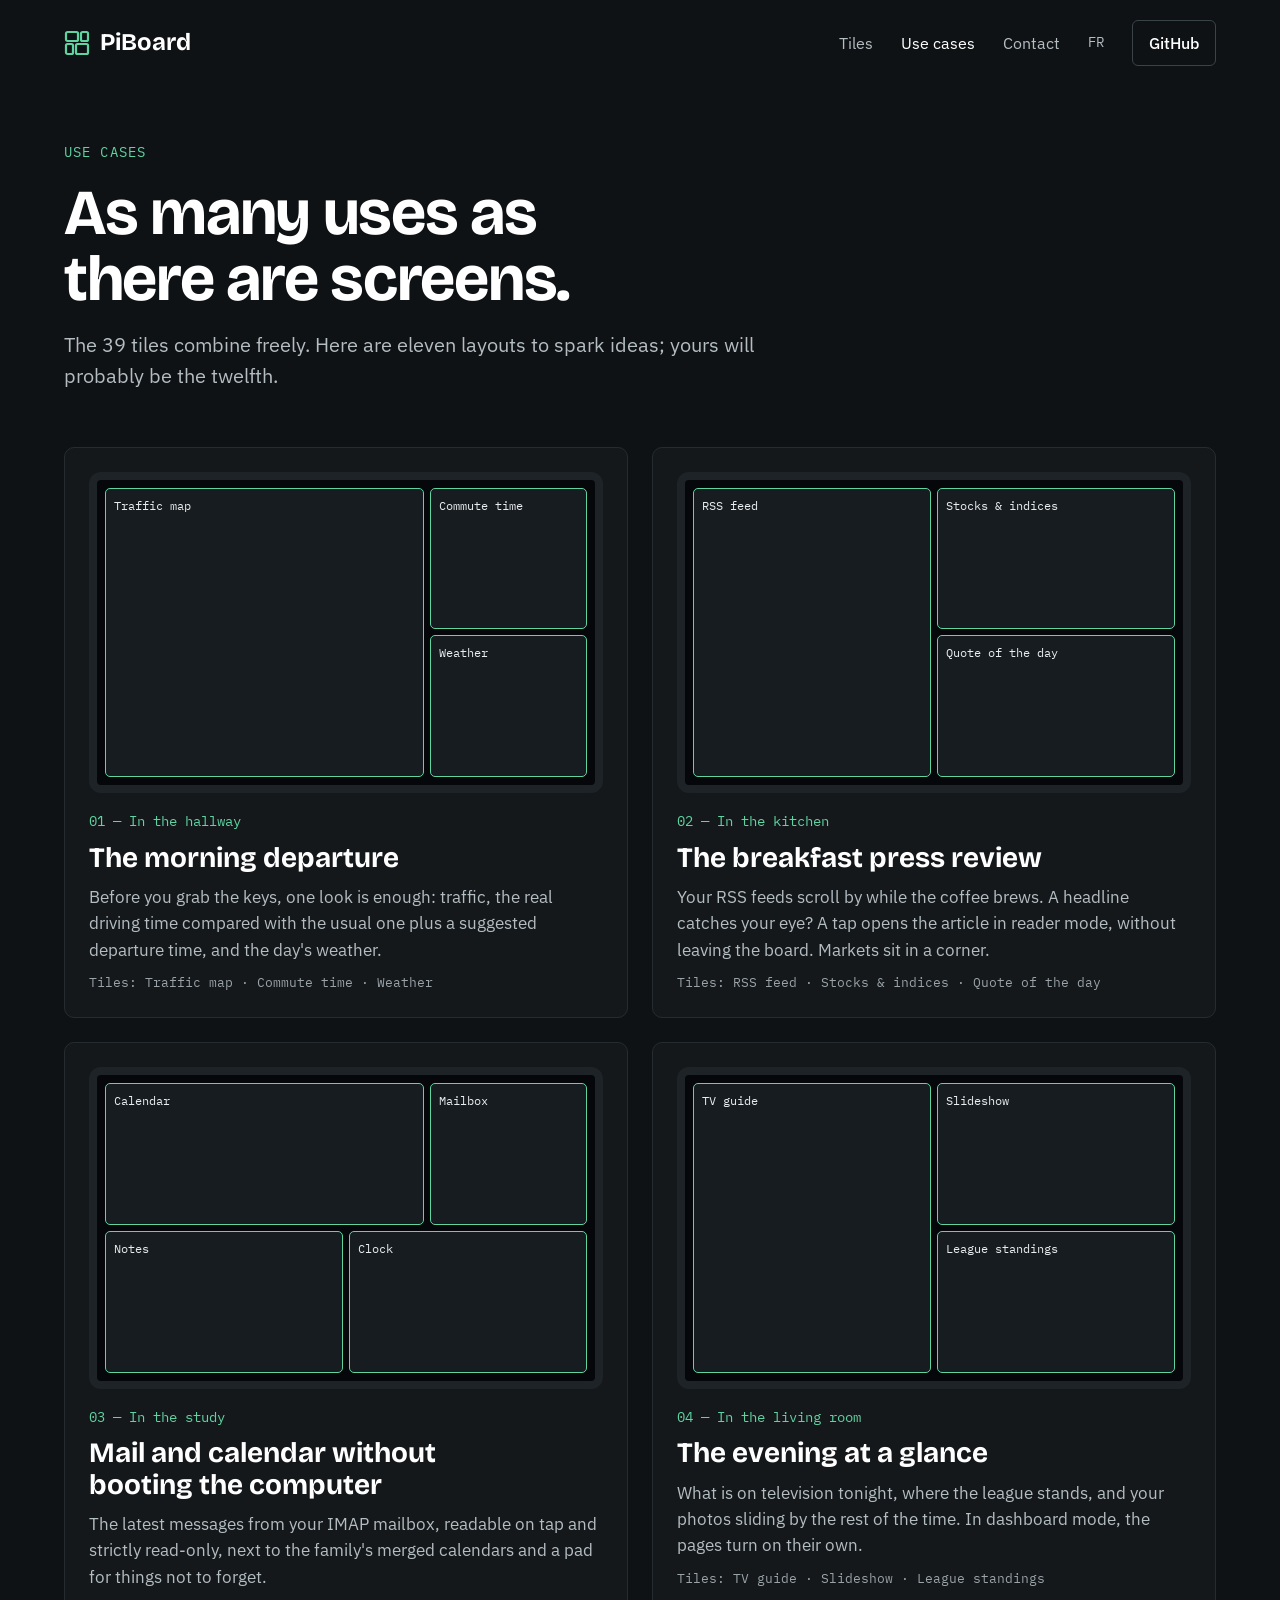
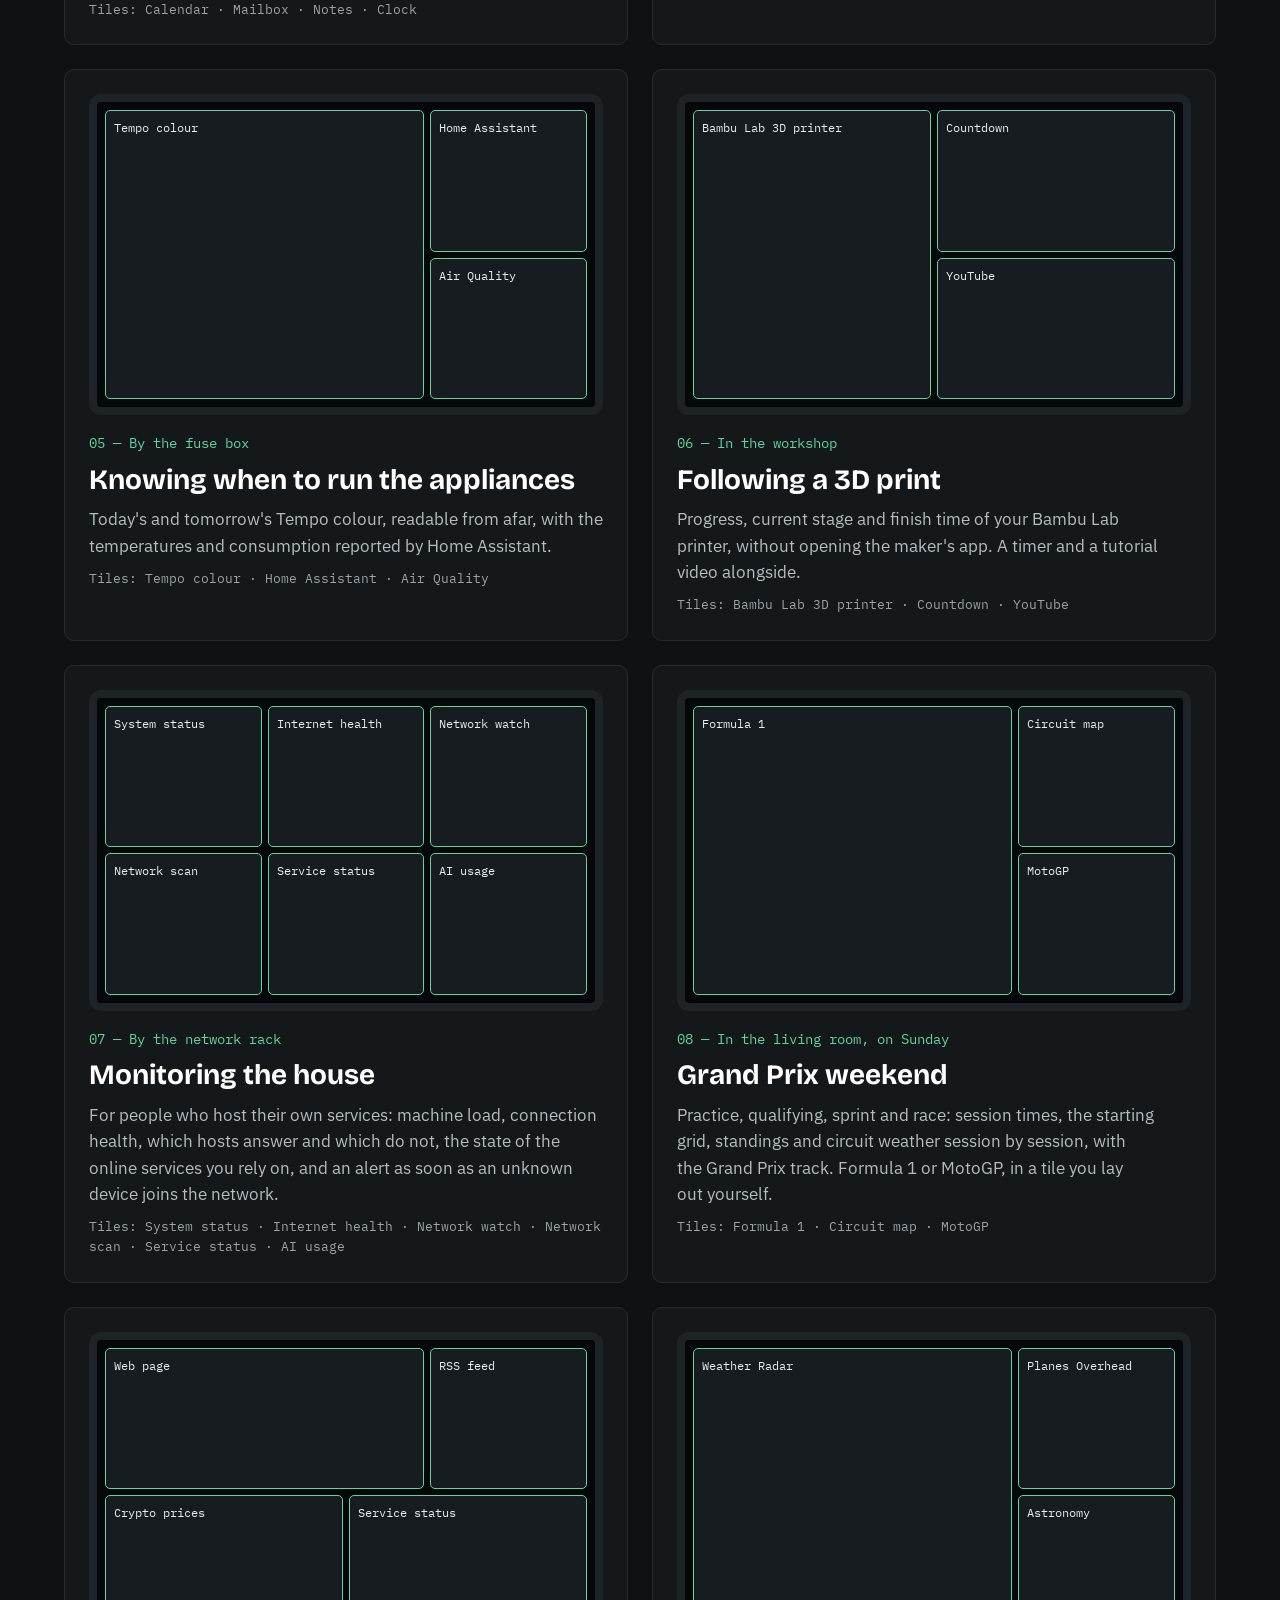
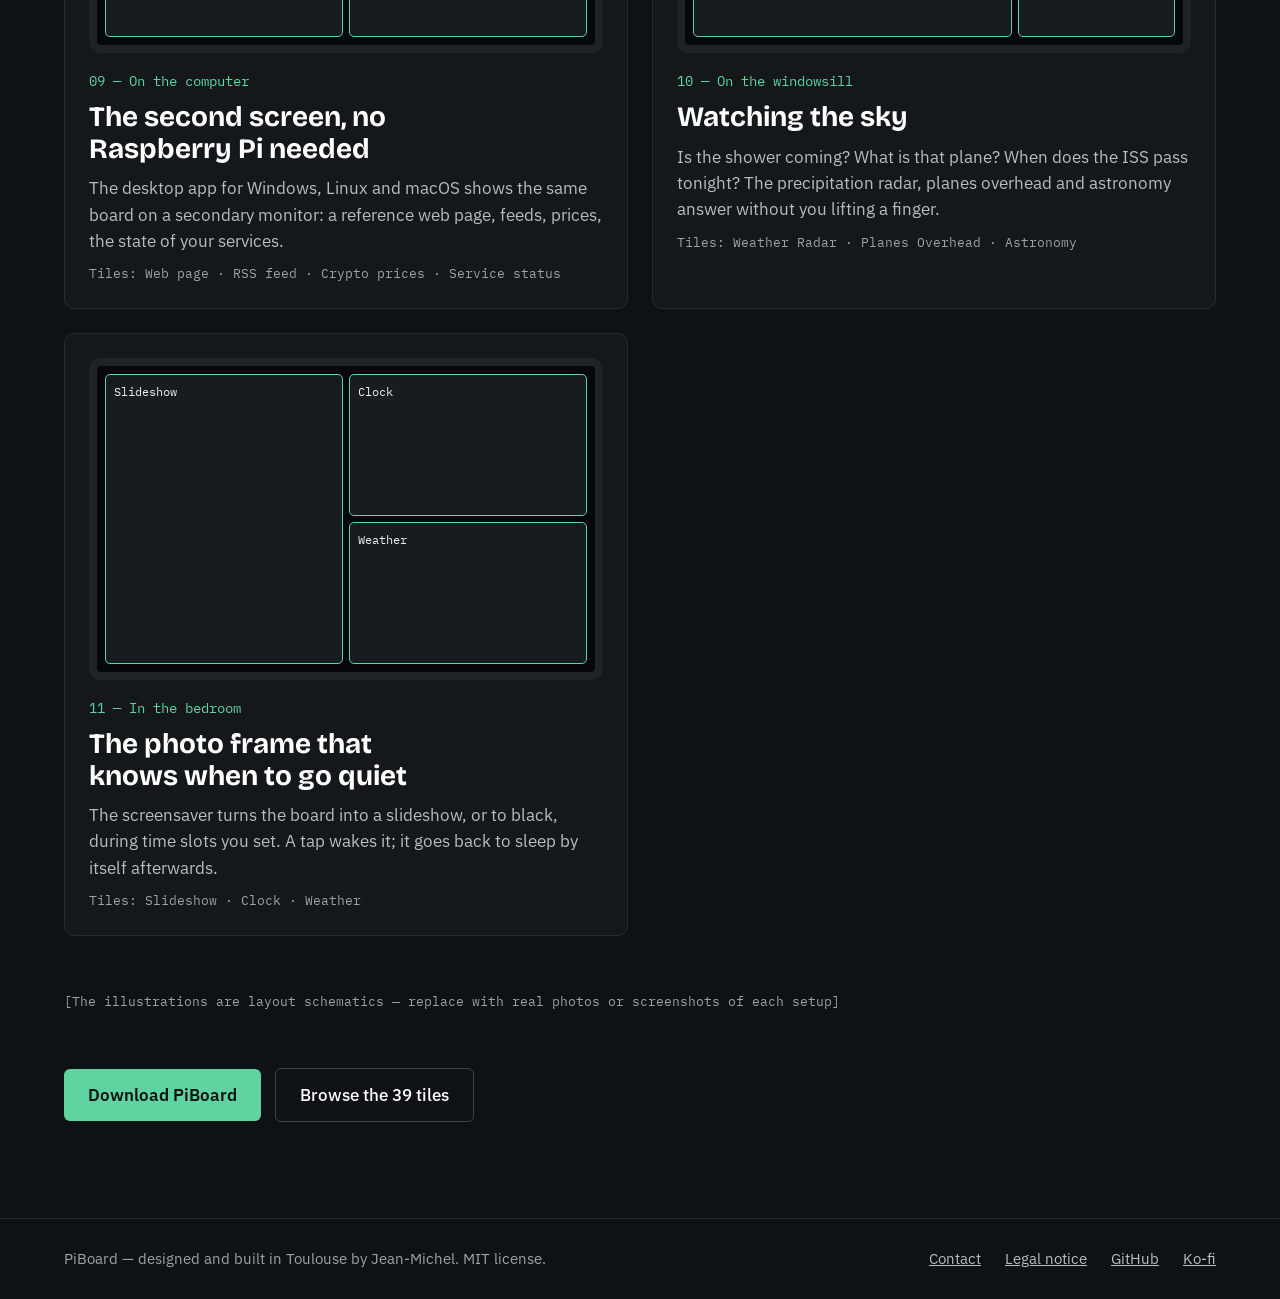
<file: en/use-cases.html>
<!doctype html>
<html lang="en">
<head>
<meta charset="utf-8">
<meta name="viewport" content="width=device-width, initial-scale=1">
<title>PiBoard — use cases</title>
<link rel="icon" href="../images/favicon.svg" type="image/svg+xml">
<link rel="preconnect" href="https://fonts.googleapis.com">
<link rel="stylesheet" href="https://fonts.googleapis.com/css2?family=Bricolage+Grotesque:opsz,wght@12..96,500;12..96,700&amp;family=IBM+Plex+Sans:wght@400;500;600&amp;family=IBM+Plex+Mono:wght@400;500&amp;display=swap">
<link rel="stylesheet" href="../style.css">
</head>
<body>
<div style="background: #0f1214; color: #e9edef; font-family: 'IBM Plex Sans', 'Segoe UI', system-ui, sans-serif; font-size: 17px; line-height: 1.55">

<header style="max-width: 1200px; margin: 0 auto; padding: 20px 24px; box-sizing: border-box; display: flex; flex-wrap: wrap; align-items: center; justify-content: space-between; gap: 16px">
<a href="index.html" style="display: flex; align-items: center; gap: 10px; text-decoration: none; font-family: 'Bricolage Grotesque', 'Trebuchet MS', sans-serif; font-weight: 700; font-size: 24px; color: #ffffff; min-height: 44px">
<svg width="26" height="26" viewBox="0 0 26 26" fill="none" class="acc-stroke" stroke-width="2.2" aria-hidden="true"><rect x="2" y="2" width="12" height="9" rx="1.5"></rect><rect x="17" y="2" width="7" height="9" rx="1.5"></rect><rect x="2" y="14" width="7" height="10" rx="1.5"></rect><rect x="12" y="14" width="12" height="10" rx="1.5"></rect></svg>
<span>PiBoard</span>
</a>
<nav aria-label="Main navigation" style="display: flex; flex-wrap: wrap; align-items: center; gap: 8px 28px; font-size: 16px">
<a href="tiles.html" style="text-decoration: none; color: #b4bdc2; min-height: 44px; display: flex; align-items: center">Tiles</a>
<a href="use-cases.html" aria-current="page" style="text-decoration: none; color: #ffffff; min-height: 44px; display: flex; align-items: center">Use cases</a>
<a href="contact.html" style="text-decoration: none; color: #b4bdc2; min-height: 44px; display: flex; align-items: center">Contact</a>
<a href="../cas-usage.html" lang="fr" aria-label="Version française" style="text-decoration: none; color: #b4bdc2; min-height: 44px; display: flex; align-items: center; font-family: 'IBM Plex Mono', Consolas, monospace; font-size: 14px">FR</a>
<a href="https://github.com/jihemezes/piboard" target="_blank" rel="noopener" style="text-decoration: none; color: #ffffff; border: 1px solid #3a4348; border-radius: 6px; padding: 0 16px; min-height: 44px; display: flex; align-items: center; font-weight: 500">GitHub</a>
</nav>
</header>

<main style="max-width: 1200px; margin: 0 auto; padding: 56px 24px 96px; box-sizing: border-box; display: flex; flex-direction: column; gap: 56px">

<div style="display: flex; flex-direction: column; gap: 16px; max-width: 760px">
<div style="font-family: 'IBM Plex Mono', Consolas, monospace; font-size: 14px; letter-spacing: 0.08em; text-transform: uppercase; color: var(--accent)">Use cases</div>
<h1 style="margin: 0; font-family: 'Bricolage Grotesque', 'Trebuchet MS', sans-serif; font-weight: 700; font-size: clamp(38px, 5.5vw, 64px); line-height: 1.04; letter-spacing: -0.02em; color: #ffffff; text-wrap: balance">As many uses as there are screens.</h1>
<p style="margin: 0; font-size: 20px; color: #b4bdc2; text-wrap: pretty">The 39 tiles combine freely. Here are eleven layouts to spark ideas; yours will probably be the twelfth.</p>
</div>

<div style="display: grid; grid-template-columns: repeat(auto-fit, minmax(min(460px, 100%), 1fr)); gap: 24px">

<article style="background: #14181b; border: 1px solid #252c30; border-radius: 10px; padding: 24px; display: flex; flex-direction: column; gap: 18px">
<div aria-hidden="true" style="background: #05070a; border: 8px solid #1d2327; border-radius: 12px; padding: 8px; aspect-ratio: 16 / 10; box-sizing: border-box; display: grid; grid-template-columns: repeat(6, minmax(0, 1fr)); grid-template-rows: repeat(4, minmax(0, 1fr)); gap: 6px; font-family: 'IBM Plex Mono', Consolas, monospace; font-size: clamp(9px, 1vw, 12px); color: #e9edef">

<div style="grid-column: span 4; grid-row: span 4; background: #171c20; border: 1px solid #5fd4a0; border-radius: 5px; padding: 8px; overflow: hidden">Traffic map</div>

<div style="grid-column: span 2; grid-row: span 2; background: #171c20; border: 1px solid #5fd4a0; border-radius: 5px; padding: 8px; overflow: hidden">Commute time</div>

<div style="grid-column: span 2; grid-row: span 2; background: #171c20; border: 1px solid #5fd4a0; border-radius: 5px; padding: 8px; overflow: hidden">Weather</div>

</div>
<div style="display: flex; flex-direction: column; gap: 10px">
<div style="font-family: 'IBM Plex Mono', Consolas, monospace; font-size: 14px; color: #5fd4a0">01 — In the hallway</div>
<h2 style="margin: 0; font-family: 'Bricolage Grotesque', 'Trebuchet MS', sans-serif; font-weight: 700; font-size: 28px; line-height: 1.12; color: #ffffff; text-wrap: balance">The morning departure</h2>
<p style="margin: 0; color: #b4bdc2; text-wrap: pretty">Before you grab the keys, one look is enough: traffic, the real driving time compared with the usual one plus a suggested departure time, and the day's weather.</p>
<div style="font-family: 'IBM Plex Mono', Consolas, monospace; font-size: 13px; color: #9aa3a8">Tiles: Traffic map · Commute time · Weather</div>
</div>
</article>

<article style="background: #14181b; border: 1px solid #252c30; border-radius: 10px; padding: 24px; display: flex; flex-direction: column; gap: 18px">
<div aria-hidden="true" style="background: #05070a; border: 8px solid #1d2327; border-radius: 12px; padding: 8px; aspect-ratio: 16 / 10; box-sizing: border-box; display: grid; grid-template-columns: repeat(6, minmax(0, 1fr)); grid-template-rows: repeat(4, minmax(0, 1fr)); gap: 6px; font-family: 'IBM Plex Mono', Consolas, monospace; font-size: clamp(9px, 1vw, 12px); color: #e9edef">

<div style="grid-column: span 3; grid-row: span 4; background: #171c20; border: 1px solid #5fd4a0; border-radius: 5px; padding: 8px; overflow: hidden">RSS feed</div>

<div style="grid-column: span 3; grid-row: span 2; background: #171c20; border: 1px solid #5fd4a0; border-radius: 5px; padding: 8px; overflow: hidden">Stocks &amp; indices</div>

<div style="grid-column: span 3; grid-row: span 2; background: #171c20; border: 1px solid #5fd4a0; border-radius: 5px; padding: 8px; overflow: hidden">Quote of the day</div>

</div>
<div style="display: flex; flex-direction: column; gap: 10px">
<div style="font-family: 'IBM Plex Mono', Consolas, monospace; font-size: 14px; color: #5fd4a0">02 — In the kitchen</div>
<h2 style="margin: 0; font-family: 'Bricolage Grotesque', 'Trebuchet MS', sans-serif; font-weight: 700; font-size: 28px; line-height: 1.12; color: #ffffff; text-wrap: balance">The breakfast press review</h2>
<p style="margin: 0; color: #b4bdc2; text-wrap: pretty">Your RSS feeds scroll by while the coffee brews. A headline catches your eye? A tap opens the article in reader mode, without leaving the board. Markets sit in a corner.</p>
<div style="font-family: 'IBM Plex Mono', Consolas, monospace; font-size: 13px; color: #9aa3a8">Tiles: RSS feed · Stocks &amp; indices · Quote of the day</div>
</div>
</article>

<article style="background: #14181b; border: 1px solid #252c30; border-radius: 10px; padding: 24px; display: flex; flex-direction: column; gap: 18px">
<div aria-hidden="true" style="background: #05070a; border: 8px solid #1d2327; border-radius: 12px; padding: 8px; aspect-ratio: 16 / 10; box-sizing: border-box; display: grid; grid-template-columns: repeat(6, minmax(0, 1fr)); grid-template-rows: repeat(4, minmax(0, 1fr)); gap: 6px; font-family: 'IBM Plex Mono', Consolas, monospace; font-size: clamp(9px, 1vw, 12px); color: #e9edef">

<div style="grid-column: span 4; grid-row: span 2; background: #171c20; border: 1px solid #5fd4a0; border-radius: 5px; padding: 8px; overflow: hidden">Calendar</div>

<div style="grid-column: span 2; grid-row: span 2; background: #171c20; border: 1px solid #5fd4a0; border-radius: 5px; padding: 8px; overflow: hidden">Mailbox</div>

<div style="grid-column: span 3; grid-row: span 2; background: #171c20; border: 1px solid #5fd4a0; border-radius: 5px; padding: 8px; overflow: hidden">Notes</div>

<div style="grid-column: span 3; grid-row: span 2; background: #171c20; border: 1px solid #5fd4a0; border-radius: 5px; padding: 8px; overflow: hidden">Clock</div>

</div>
<div style="display: flex; flex-direction: column; gap: 10px">
<div style="font-family: 'IBM Plex Mono', Consolas, monospace; font-size: 14px; color: #5fd4a0">03 — In the study</div>
<h2 style="margin: 0; font-family: 'Bricolage Grotesque', 'Trebuchet MS', sans-serif; font-weight: 700; font-size: 28px; line-height: 1.12; color: #ffffff; text-wrap: balance">Mail and calendar without booting the computer</h2>
<p style="margin: 0; color: #b4bdc2; text-wrap: pretty">The latest messages from your IMAP mailbox, readable on tap and strictly read-only, next to the family's merged calendars and a pad for things not to forget.</p>
<div style="font-family: 'IBM Plex Mono', Consolas, monospace; font-size: 13px; color: #9aa3a8">Tiles: Calendar · Mailbox · Notes · Clock</div>
</div>
</article>

<article style="background: #14181b; border: 1px solid #252c30; border-radius: 10px; padding: 24px; display: flex; flex-direction: column; gap: 18px">
<div aria-hidden="true" style="background: #05070a; border: 8px solid #1d2327; border-radius: 12px; padding: 8px; aspect-ratio: 16 / 10; box-sizing: border-box; display: grid; grid-template-columns: repeat(6, minmax(0, 1fr)); grid-template-rows: repeat(4, minmax(0, 1fr)); gap: 6px; font-family: 'IBM Plex Mono', Consolas, monospace; font-size: clamp(9px, 1vw, 12px); color: #e9edef">

<div style="grid-column: span 3; grid-row: span 4; background: #171c20; border: 1px solid #5fd4a0; border-radius: 5px; padding: 8px; overflow: hidden">TV guide</div>

<div style="grid-column: span 3; grid-row: span 2; background: #171c20; border: 1px solid #5fd4a0; border-radius: 5px; padding: 8px; overflow: hidden">Slideshow</div>

<div style="grid-column: span 3; grid-row: span 2; background: #171c20; border: 1px solid #5fd4a0; border-radius: 5px; padding: 8px; overflow: hidden">League standings</div>

</div>
<div style="display: flex; flex-direction: column; gap: 10px">
<div style="font-family: 'IBM Plex Mono', Consolas, monospace; font-size: 14px; color: #5fd4a0">04 — In the living room</div>
<h2 style="margin: 0; font-family: 'Bricolage Grotesque', 'Trebuchet MS', sans-serif; font-weight: 700; font-size: 28px; line-height: 1.12; color: #ffffff; text-wrap: balance">The evening at a glance</h2>
<p style="margin: 0; color: #b4bdc2; text-wrap: pretty">What is on television tonight, where the league stands, and your photos sliding by the rest of the time. In dashboard mode, the pages turn on their own.</p>
<div style="font-family: 'IBM Plex Mono', Consolas, monospace; font-size: 13px; color: #9aa3a8">Tiles: TV guide · Slideshow · League standings</div>
</div>
</article>

<article style="background: #14181b; border: 1px solid #252c30; border-radius: 10px; padding: 24px; display: flex; flex-direction: column; gap: 18px">
<div aria-hidden="true" style="background: #05070a; border: 8px solid #1d2327; border-radius: 12px; padding: 8px; aspect-ratio: 16 / 10; box-sizing: border-box; display: grid; grid-template-columns: repeat(6, minmax(0, 1fr)); grid-template-rows: repeat(4, minmax(0, 1fr)); gap: 6px; font-family: 'IBM Plex Mono', Consolas, monospace; font-size: clamp(9px, 1vw, 12px); color: #e9edef">

<div style="grid-column: span 4; grid-row: span 4; background: #171c20; border: 1px solid #5fd4a0; border-radius: 5px; padding: 8px; overflow: hidden">Tempo colour</div>

<div style="grid-column: span 2; grid-row: span 2; background: #171c20; border: 1px solid #5fd4a0; border-radius: 5px; padding: 8px; overflow: hidden">Home Assistant</div>

<div style="grid-column: span 2; grid-row: span 2; background: #171c20; border: 1px solid #5fd4a0; border-radius: 5px; padding: 8px; overflow: hidden">Air Quality</div>

</div>
<div style="display: flex; flex-direction: column; gap: 10px">
<div style="font-family: 'IBM Plex Mono', Consolas, monospace; font-size: 14px; color: #5fd4a0">05 — By the fuse box</div>
<h2 style="margin: 0; font-family: 'Bricolage Grotesque', 'Trebuchet MS', sans-serif; font-weight: 700; font-size: 28px; line-height: 1.12; color: #ffffff; text-wrap: balance">Knowing when to run the appliances</h2>
<p style="margin: 0; color: #b4bdc2; text-wrap: pretty">Today's and tomorrow's Tempo colour, readable from afar, with the temperatures and consumption reported by Home Assistant.</p>
<div style="font-family: 'IBM Plex Mono', Consolas, monospace; font-size: 13px; color: #9aa3a8">Tiles: Tempo colour · Home Assistant · Air Quality</div>
</div>
</article>

<article style="background: #14181b; border: 1px solid #252c30; border-radius: 10px; padding: 24px; display: flex; flex-direction: column; gap: 18px">
<div aria-hidden="true" style="background: #05070a; border: 8px solid #1d2327; border-radius: 12px; padding: 8px; aspect-ratio: 16 / 10; box-sizing: border-box; display: grid; grid-template-columns: repeat(6, minmax(0, 1fr)); grid-template-rows: repeat(4, minmax(0, 1fr)); gap: 6px; font-family: 'IBM Plex Mono', Consolas, monospace; font-size: clamp(9px, 1vw, 12px); color: #e9edef">

<div style="grid-column: span 3; grid-row: span 4; background: #171c20; border: 1px solid #5fd4a0; border-radius: 5px; padding: 8px; overflow: hidden">Bambu Lab 3D printer</div>

<div style="grid-column: span 3; grid-row: span 2; background: #171c20; border: 1px solid #5fd4a0; border-radius: 5px; padding: 8px; overflow: hidden">Countdown</div>

<div style="grid-column: span 3; grid-row: span 2; background: #171c20; border: 1px solid #5fd4a0; border-radius: 5px; padding: 8px; overflow: hidden">YouTube</div>

</div>
<div style="display: flex; flex-direction: column; gap: 10px">
<div style="font-family: 'IBM Plex Mono', Consolas, monospace; font-size: 14px; color: #5fd4a0">06 — In the workshop</div>
<h2 style="margin: 0; font-family: 'Bricolage Grotesque', 'Trebuchet MS', sans-serif; font-weight: 700; font-size: 28px; line-height: 1.12; color: #ffffff; text-wrap: balance">Following a 3D print</h2>
<p style="margin: 0; color: #b4bdc2; text-wrap: pretty">Progress, current stage and finish time of your Bambu Lab printer, without opening the maker's app. A timer and a tutorial video alongside.</p>
<div style="font-family: 'IBM Plex Mono', Consolas, monospace; font-size: 13px; color: #9aa3a8">Tiles: Bambu Lab 3D printer · Countdown · YouTube</div>
</div>
</article>

<article style="background: #14181b; border: 1px solid #252c30; border-radius: 10px; padding: 24px; display: flex; flex-direction: column; gap: 18px">
<div aria-hidden="true" style="background: #05070a; border: 8px solid #1d2327; border-radius: 12px; padding: 8px; aspect-ratio: 16 / 10; box-sizing: border-box; display: grid; grid-template-columns: repeat(6, minmax(0, 1fr)); grid-template-rows: repeat(4, minmax(0, 1fr)); gap: 6px; font-family: 'IBM Plex Mono', Consolas, monospace; font-size: clamp(9px, 1vw, 12px); color: #e9edef">

<div style="grid-column: span 2; grid-row: span 2; background: #171c20; border: 1px solid #5fd4a0; border-radius: 5px; padding: 8px; overflow: hidden">System status</div>

<div style="grid-column: span 2; grid-row: span 2; background: #171c20; border: 1px solid #5fd4a0; border-radius: 5px; padding: 8px; overflow: hidden">Internet health</div>

<div style="grid-column: span 2; grid-row: span 2; background: #171c20; border: 1px solid #5fd4a0; border-radius: 5px; padding: 8px; overflow: hidden">Network watch</div>

<div style="grid-column: span 2; grid-row: span 2; background: #171c20; border: 1px solid #5fd4a0; border-radius: 5px; padding: 8px; overflow: hidden">Network scan</div>

<div style="grid-column: span 2; grid-row: span 2; background: #171c20; border: 1px solid #5fd4a0; border-radius: 5px; padding: 8px; overflow: hidden">Service status</div>

<div style="grid-column: span 2; grid-row: span 2; background: #171c20; border: 1px solid #5fd4a0; border-radius: 5px; padding: 8px; overflow: hidden">AI usage</div>

</div>
<div style="display: flex; flex-direction: column; gap: 10px">
<div style="font-family: 'IBM Plex Mono', Consolas, monospace; font-size: 14px; color: #5fd4a0">07 — By the network rack</div>
<h2 style="margin: 0; font-family: 'Bricolage Grotesque', 'Trebuchet MS', sans-serif; font-weight: 700; font-size: 28px; line-height: 1.12; color: #ffffff; text-wrap: balance">Monitoring the house</h2>
<p style="margin: 0; color: #b4bdc2; text-wrap: pretty">For people who host their own services: machine load, connection health, which hosts answer and which do not, the state of the online services you rely on, and an alert as soon as an unknown device joins the network.</p>
<div style="font-family: 'IBM Plex Mono', Consolas, monospace; font-size: 13px; color: #9aa3a8">Tiles: System status · Internet health · Network watch · Network scan · Service status · AI usage</div>
</div>
</article>

<article style="background: #14181b; border: 1px solid #252c30; border-radius: 10px; padding: 24px; display: flex; flex-direction: column; gap: 18px">
<div aria-hidden="true" style="background: #05070a; border: 8px solid #1d2327; border-radius: 12px; padding: 8px; aspect-ratio: 16 / 10; box-sizing: border-box; display: grid; grid-template-columns: repeat(6, minmax(0, 1fr)); grid-template-rows: repeat(4, minmax(0, 1fr)); gap: 6px; font-family: 'IBM Plex Mono', Consolas, monospace; font-size: clamp(9px, 1vw, 12px); color: #e9edef">

<div style="grid-column: span 4; grid-row: span 4; background: #171c20; border: 1px solid #5fd4a0; border-radius: 5px; padding: 8px; overflow: hidden">Formula 1</div>

<div style="grid-column: span 2; grid-row: span 2; background: #171c20; border: 1px solid #5fd4a0; border-radius: 5px; padding: 8px; overflow: hidden">Circuit map</div>

<div style="grid-column: span 2; grid-row: span 2; background: #171c20; border: 1px solid #5fd4a0; border-radius: 5px; padding: 8px; overflow: hidden">MotoGP</div>

</div>
<div style="display: flex; flex-direction: column; gap: 10px">
<div style="font-family: 'IBM Plex Mono', Consolas, monospace; font-size: 14px; color: #5fd4a0">08 — In the living room, on Sunday</div>
<h2 style="margin: 0; font-family: 'Bricolage Grotesque', 'Trebuchet MS', sans-serif; font-weight: 700; font-size: 28px; line-height: 1.12; color: #ffffff; text-wrap: balance">Grand Prix weekend</h2>
<p style="margin: 0; color: #b4bdc2; text-wrap: pretty">Practice, qualifying, sprint and race: session times, the starting grid, standings and circuit weather session by session, with the Grand Prix track. Formula 1 or MotoGP, in a tile you lay out yourself.</p>
<div style="font-family: 'IBM Plex Mono', Consolas, monospace; font-size: 13px; color: #9aa3a8">Tiles: Formula 1 · Circuit map · MotoGP</div>
</div>
</article>

<article style="background: #14181b; border: 1px solid #252c30; border-radius: 10px; padding: 24px; display: flex; flex-direction: column; gap: 18px">
<div aria-hidden="true" style="background: #05070a; border: 8px solid #1d2327; border-radius: 12px; padding: 8px; aspect-ratio: 16 / 10; box-sizing: border-box; display: grid; grid-template-columns: repeat(6, minmax(0, 1fr)); grid-template-rows: repeat(4, minmax(0, 1fr)); gap: 6px; font-family: 'IBM Plex Mono', Consolas, monospace; font-size: clamp(9px, 1vw, 12px); color: #e9edef">

<div style="grid-column: span 4; grid-row: span 2; background: #171c20; border: 1px solid #5fd4a0; border-radius: 5px; padding: 8px; overflow: hidden">Web page</div>

<div style="grid-column: span 2; grid-row: span 2; background: #171c20; border: 1px solid #5fd4a0; border-radius: 5px; padding: 8px; overflow: hidden">RSS feed</div>

<div style="grid-column: span 3; grid-row: span 2; background: #171c20; border: 1px solid #5fd4a0; border-radius: 5px; padding: 8px; overflow: hidden">Crypto prices</div>

<div style="grid-column: span 3; grid-row: span 2; background: #171c20; border: 1px solid #5fd4a0; border-radius: 5px; padding: 8px; overflow: hidden">Service status</div>

</div>
<div style="display: flex; flex-direction: column; gap: 10px">
<div style="font-family: 'IBM Plex Mono', Consolas, monospace; font-size: 14px; color: #5fd4a0">09 — On the computer</div>
<h2 style="margin: 0; font-family: 'Bricolage Grotesque', 'Trebuchet MS', sans-serif; font-weight: 700; font-size: 28px; line-height: 1.12; color: #ffffff; text-wrap: balance">The second screen, no Raspberry Pi needed</h2>
<p style="margin: 0; color: #b4bdc2; text-wrap: pretty">The desktop app for Windows, Linux and macOS shows the same board on a secondary monitor: a reference web page, feeds, prices, the state of your services.</p>
<div style="font-family: 'IBM Plex Mono', Consolas, monospace; font-size: 13px; color: #9aa3a8">Tiles: Web page · RSS feed · Crypto prices · Service status</div>
</div>
</article>

<article style="background: #14181b; border: 1px solid #252c30; border-radius: 10px; padding: 24px; display: flex; flex-direction: column; gap: 18px">
<div aria-hidden="true" style="background: #05070a; border: 8px solid #1d2327; border-radius: 12px; padding: 8px; aspect-ratio: 16 / 10; box-sizing: border-box; display: grid; grid-template-columns: repeat(6, minmax(0, 1fr)); grid-template-rows: repeat(4, minmax(0, 1fr)); gap: 6px; font-family: 'IBM Plex Mono', Consolas, monospace; font-size: clamp(9px, 1vw, 12px); color: #e9edef">

<div style="grid-column: span 4; grid-row: span 4; background: #171c20; border: 1px solid #5fd4a0; border-radius: 5px; padding: 8px; overflow: hidden">Weather Radar</div>

<div style="grid-column: span 2; grid-row: span 2; background: #171c20; border: 1px solid #5fd4a0; border-radius: 5px; padding: 8px; overflow: hidden">Planes Overhead</div>

<div style="grid-column: span 2; grid-row: span 2; background: #171c20; border: 1px solid #5fd4a0; border-radius: 5px; padding: 8px; overflow: hidden">Astronomy</div>

</div>
<div style="display: flex; flex-direction: column; gap: 10px">
<div style="font-family: 'IBM Plex Mono', Consolas, monospace; font-size: 14px; color: #5fd4a0">10 — On the windowsill</div>
<h2 style="margin: 0; font-family: 'Bricolage Grotesque', 'Trebuchet MS', sans-serif; font-weight: 700; font-size: 28px; line-height: 1.12; color: #ffffff; text-wrap: balance">Watching the sky</h2>
<p style="margin: 0; color: #b4bdc2; text-wrap: pretty">Is the shower coming? What is that plane? When does the ISS pass tonight? The precipitation radar, planes overhead and astronomy answer without you lifting a finger.</p>
<div style="font-family: 'IBM Plex Mono', Consolas, monospace; font-size: 13px; color: #9aa3a8">Tiles: Weather Radar · Planes Overhead · Astronomy</div>
</div>
</article>

<article style="background: #14181b; border: 1px solid #252c30; border-radius: 10px; padding: 24px; display: flex; flex-direction: column; gap: 18px">
<div aria-hidden="true" style="background: #05070a; border: 8px solid #1d2327; border-radius: 12px; padding: 8px; aspect-ratio: 16 / 10; box-sizing: border-box; display: grid; grid-template-columns: repeat(6, minmax(0, 1fr)); grid-template-rows: repeat(4, minmax(0, 1fr)); gap: 6px; font-family: 'IBM Plex Mono', Consolas, monospace; font-size: clamp(9px, 1vw, 12px); color: #e9edef">

<div style="grid-column: span 3; grid-row: span 4; background: #171c20; border: 1px solid #5fd4a0; border-radius: 5px; padding: 8px; overflow: hidden">Slideshow</div>

<div style="grid-column: span 3; grid-row: span 2; background: #171c20; border: 1px solid #5fd4a0; border-radius: 5px; padding: 8px; overflow: hidden">Clock</div>

<div style="grid-column: span 3; grid-row: span 2; background: #171c20; border: 1px solid #5fd4a0; border-radius: 5px; padding: 8px; overflow: hidden">Weather</div>

</div>
<div style="display: flex; flex-direction: column; gap: 10px">
<div style="font-family: 'IBM Plex Mono', Consolas, monospace; font-size: 14px; color: #5fd4a0">11 — In the bedroom</div>
<h2 style="margin: 0; font-family: 'Bricolage Grotesque', 'Trebuchet MS', sans-serif; font-weight: 700; font-size: 28px; line-height: 1.12; color: #ffffff; text-wrap: balance">The photo frame that knows when to go quiet</h2>
<p style="margin: 0; color: #b4bdc2; text-wrap: pretty">The screensaver turns the board into a slideshow, or to black, during time slots you set. A tap wakes it; it goes back to sleep by itself afterwards.</p>
<div style="font-family: 'IBM Plex Mono', Consolas, monospace; font-size: 13px; color: #9aa3a8">Tiles: Slideshow · Clock · Weather</div>
</div>
</article>

</div>

<p style="margin: 0; font-family: 'IBM Plex Mono', Consolas, monospace; font-size: 13px; color: #9aa3a8">[The illustrations are layout schematics — replace with real photos or screenshots of each setup]</p>

<div style="display: flex; flex-wrap: wrap; gap: 14px; align-items: center">
<a href="https://github.com/jihemezes/piboard/releases" target="_blank" rel="noopener" style="text-decoration: none; background: var(--accent); color: #10130f; font-weight: 600; border-radius: 6px; padding: 0 24px; min-height: 52px; display: flex; align-items: center">Download PiBoard</a>
<a href="tiles.html" style="text-decoration: none; color: #ffffff; border: 1px solid #3a4348; border-radius: 6px; padding: 0 24px; min-height: 52px; display: flex; align-items: center; font-weight: 500">Browse the 39 tiles</a>
</div>

</main>

<footer style="border-top: 1px solid #252c30">
<div style="max-width: 1200px; margin: 0 auto; padding: 28px 24px; box-sizing: border-box; display: flex; flex-wrap: wrap; justify-content: space-between; gap: 12px 24px; font-size: 15px; color: #9aa3a8">
<div>PiBoard — designed and built in Toulouse by Jean-Michel. MIT license.</div>
<div style="display: flex; flex-wrap: wrap; gap: 8px 24px">
<a href="contact.html" style="color: #b4bdc2">Contact</a>
<a href="legal.html" style="color: #b4bdc2">Legal notice</a>
<a href="https://github.com/jihemezes/piboard" target="_blank" rel="noopener" style="color: #b4bdc2">GitHub</a>
<a href="https://ko-fi.com/jihemezes" target="_blank" rel="noopener" style="color: #b4bdc2">Ko-fi</a>
</div>
</div>
</footer>

</div>

<script src="../site.js"></script>
</body>
</html>
</file>
<file: style.css>
/* PiBoard — site vitrine. Changez --accent pour changer la couleur d'accent de tout le site. */
:root{--accent:#5fd4a0}
html{scroll-behavior:smooth}
body{margin:0;background:#0f1214;color:#e9edef;font-family:'IBM Plex Sans','Segoe UI',system-ui,sans-serif;font-size:17px;line-height:1.55}
a{color:#e9edef}a:hover{color:#fff}
[hidden]{display:none!important}
.acc-stroke{stroke:var(--accent)}
@keyframes pbPulse{0%,100%{transform:scale(1);opacity:1}50%{transform:scale(1.35);opacity:.5}}
[data-dash]:active{cursor:grabbing}
button:focus-visible,a:focus-visible{outline:2px solid var(--accent);outline-offset:2px}
.tile-card:hover{border-color:var(--accent)!important}
.modal{position:fixed;inset:0;z-index:50;display:flex;justify-content:center;align-items:flex-start;padding:72px 16px 24px;box-sizing:border-box;overflow-y:auto}
.modal-backdrop{position:fixed;inset:0;width:100%;height:100%;border:0;padding:0;background:rgba(5,7,10,.82);cursor:pointer}
.modal-box{position:relative;width:100%;max-width:860px;background:#171c20;border:1px solid #3a4348;border-radius:12px;padding:28px;box-sizing:border-box;display:flex;flex-direction:column;gap:20px;color:#e9edef}
.modal-head{display:flex;justify-content:space-between;align-items:flex-start;gap:16px}
.modal-fam{font-family:'IBM Plex Mono',Consolas,monospace;font-size:13px;letter-spacing:.08em;text-transform:uppercase;color:var(--accent)}
.modal-box h2{margin:4px 0 0;font-family:'Bricolage Grotesque','Trebuchet MS',sans-serif;font-weight:700;font-size:clamp(28px,4vw,38px);line-height:1.1;color:#fff}
.modal-x{flex:0 0 44px;width:44px;height:44px;border:1px solid #3a4348;border-radius:6px;background:#0f1214;color:#fff;cursor:pointer;display:flex;align-items:center;justify-content:center}
.modal-shots{display:grid;grid-template-columns:repeat(auto-fit,minmax(min(280px,100%),1fr));gap:12px}
.modal-shots img{width:100%;aspect-ratio:16/10;object-fit:cover;border-radius:8px;border:1px solid #2a3237;display:block}
.shot-missing{aspect-ratio:16/10;border:1px dashed #4a555b;border-radius:8px;background:#0f1214;display:flex;align-items:center;justify-content:center;text-align:center;padding:16px;box-sizing:border-box;font-family:'IBM Plex Mono',Consolas,monospace;font-size:13px;color:#9aa3a8;word-break:break-word}
.modal-text{display:flex;flex-direction:column;gap:12px}
.modal-text p{margin:0;color:#d3d9dc;text-wrap:pretty}
.modal-req{font-family:'IBM Plex Mono',Consolas,monospace;font-size:13px;color:#9aa3a8;border-top:1px solid #2a3237;padding-top:14px}
</file>
